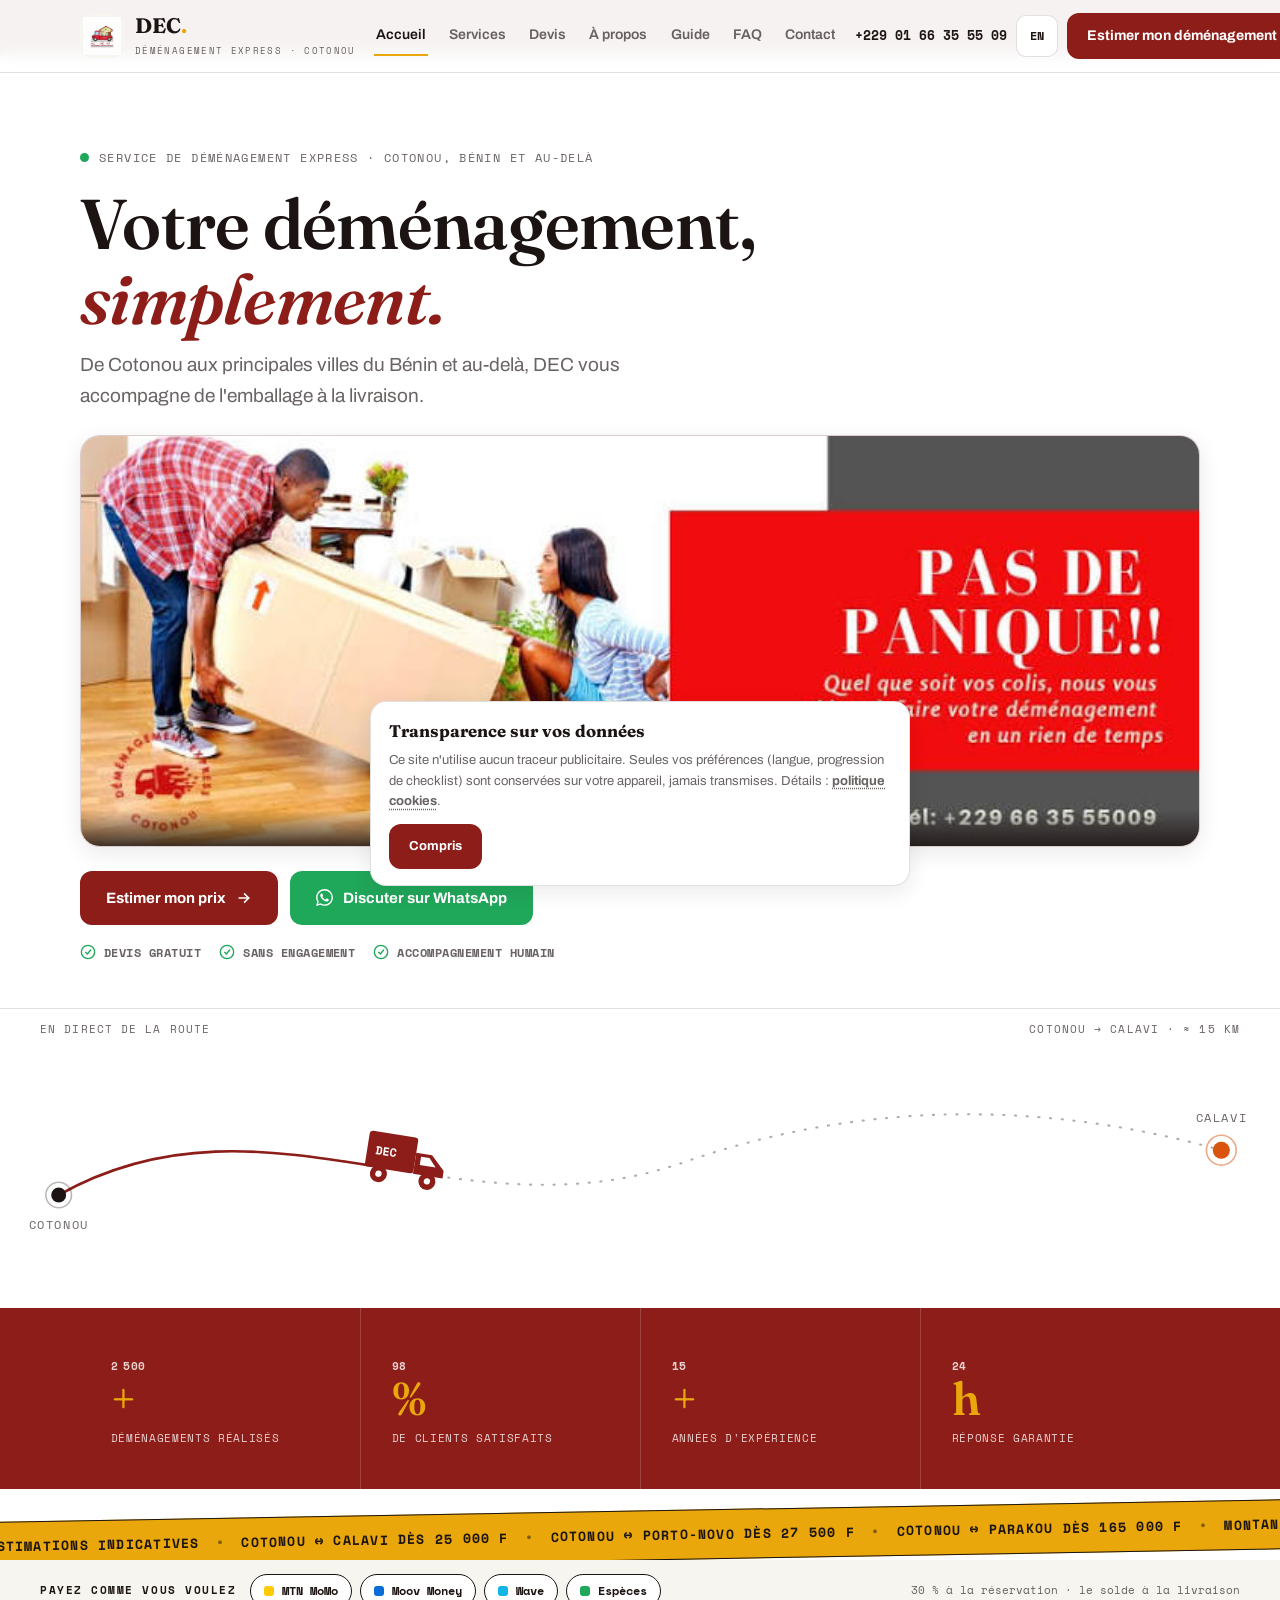
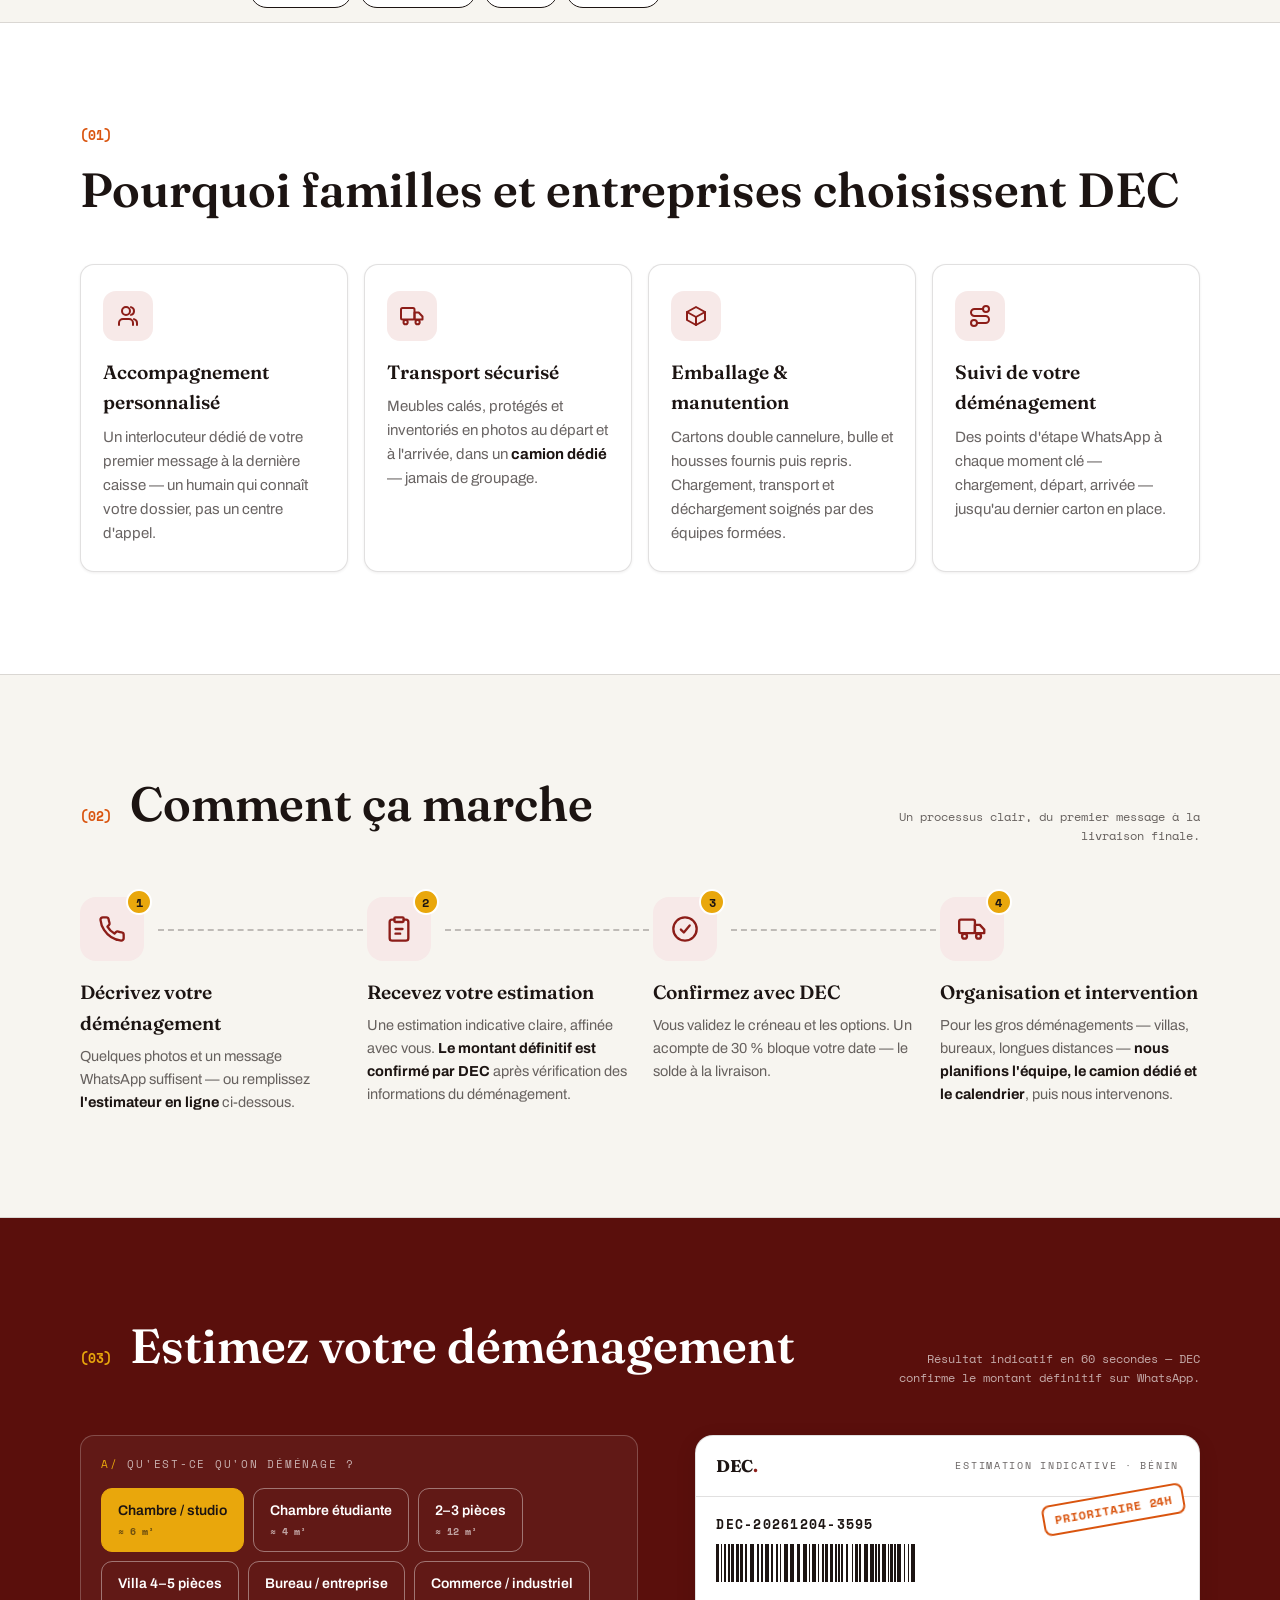
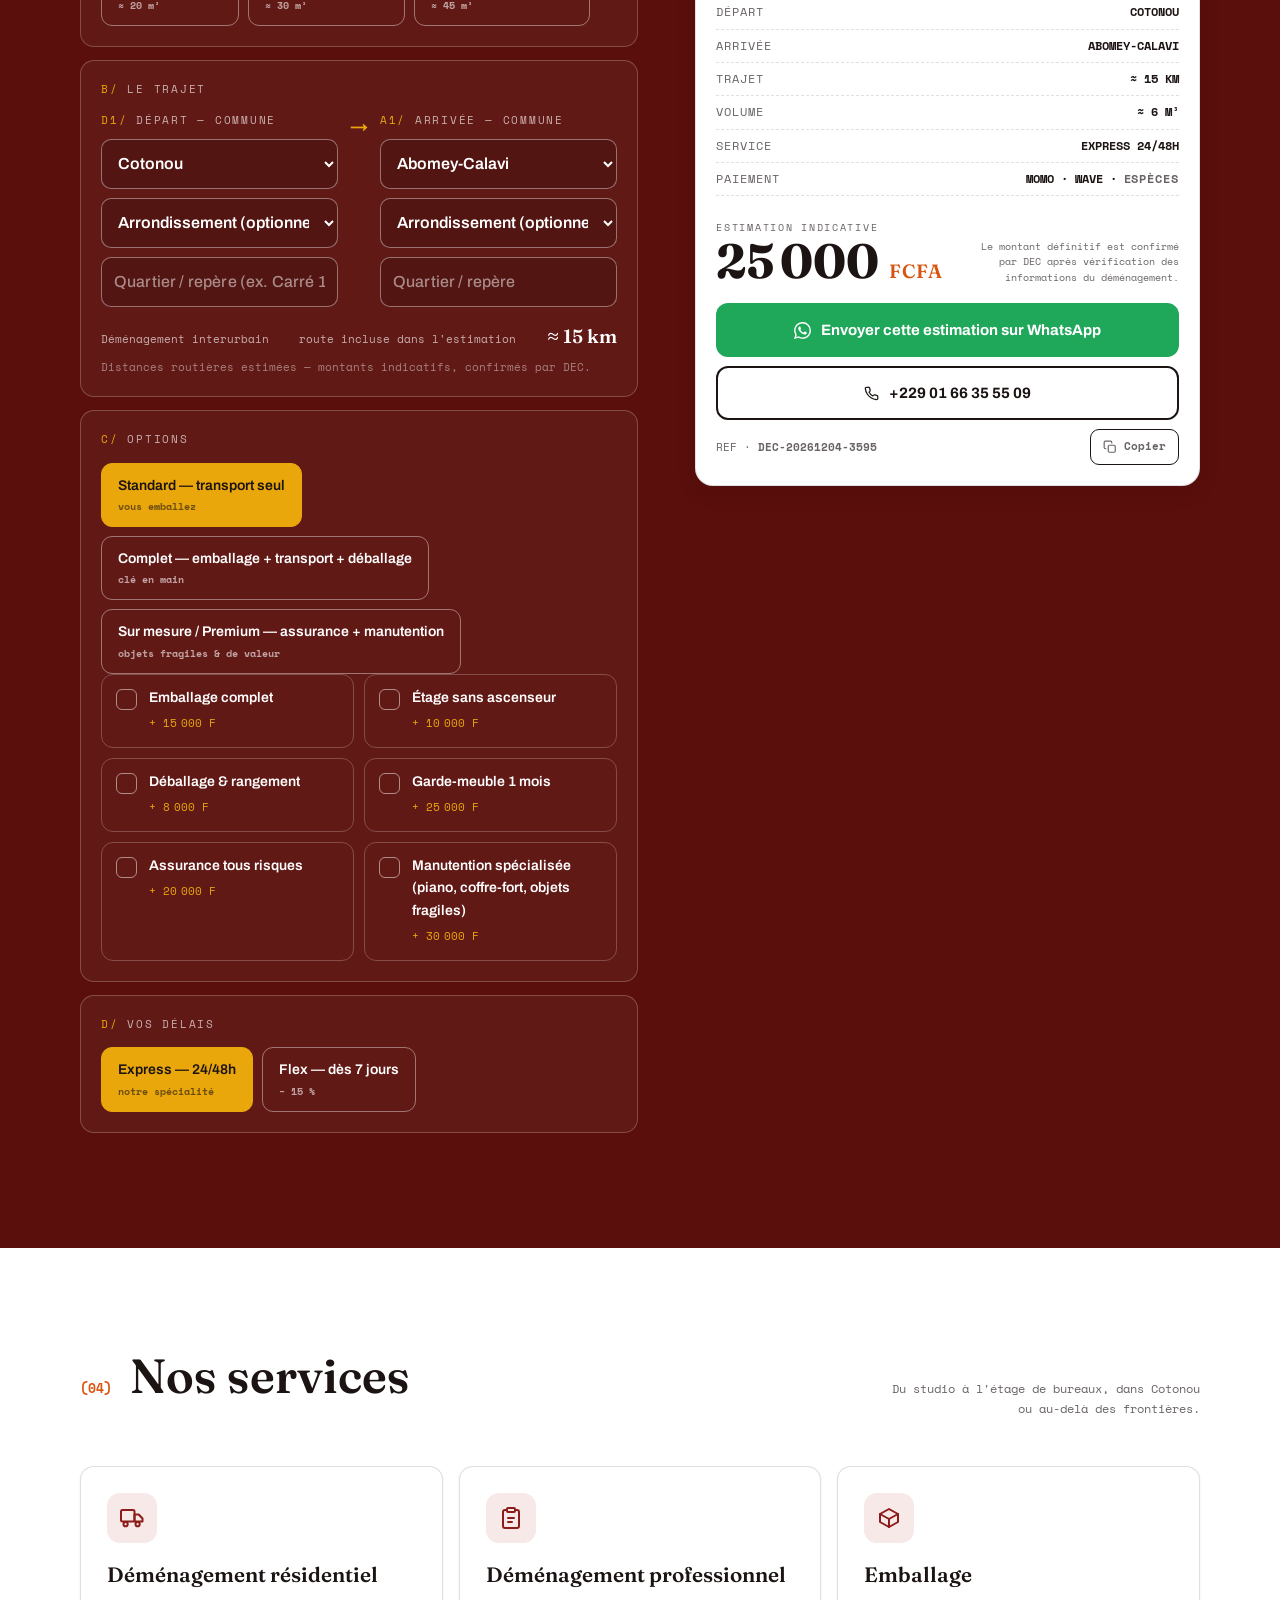
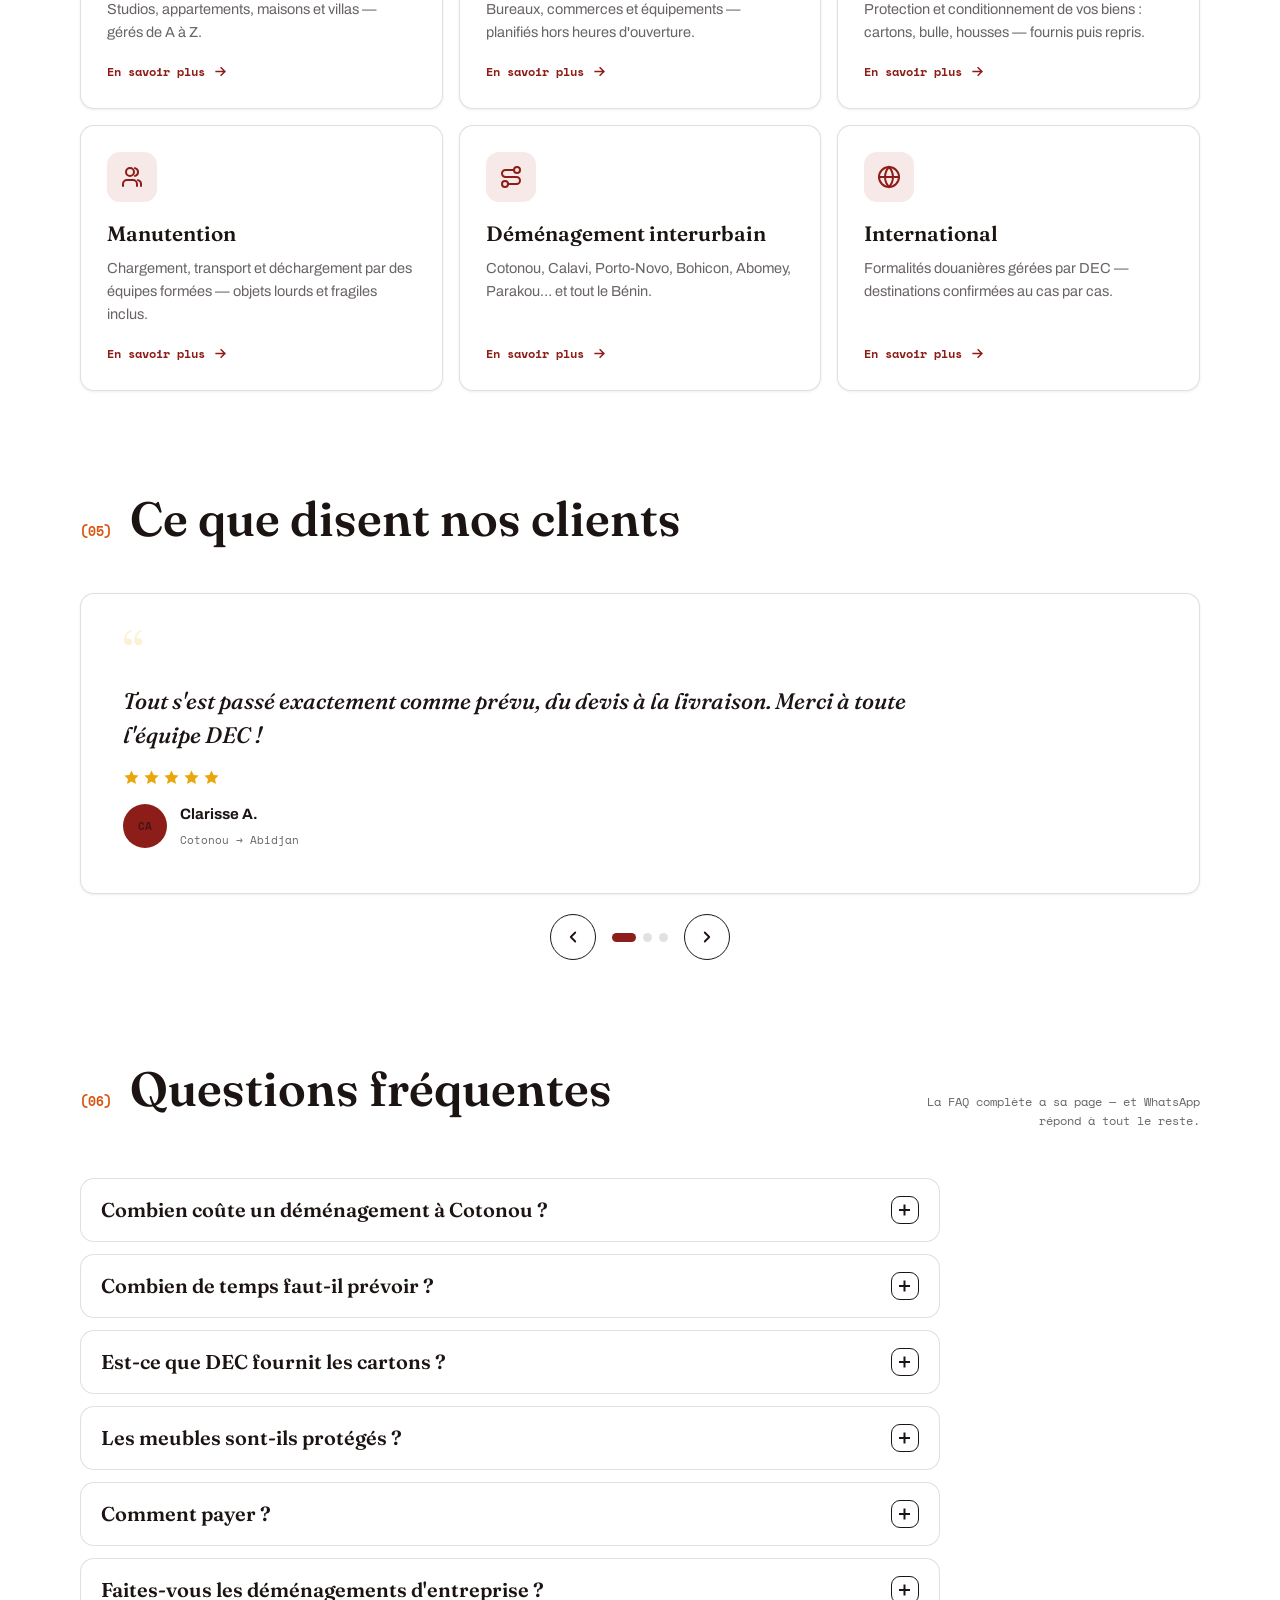
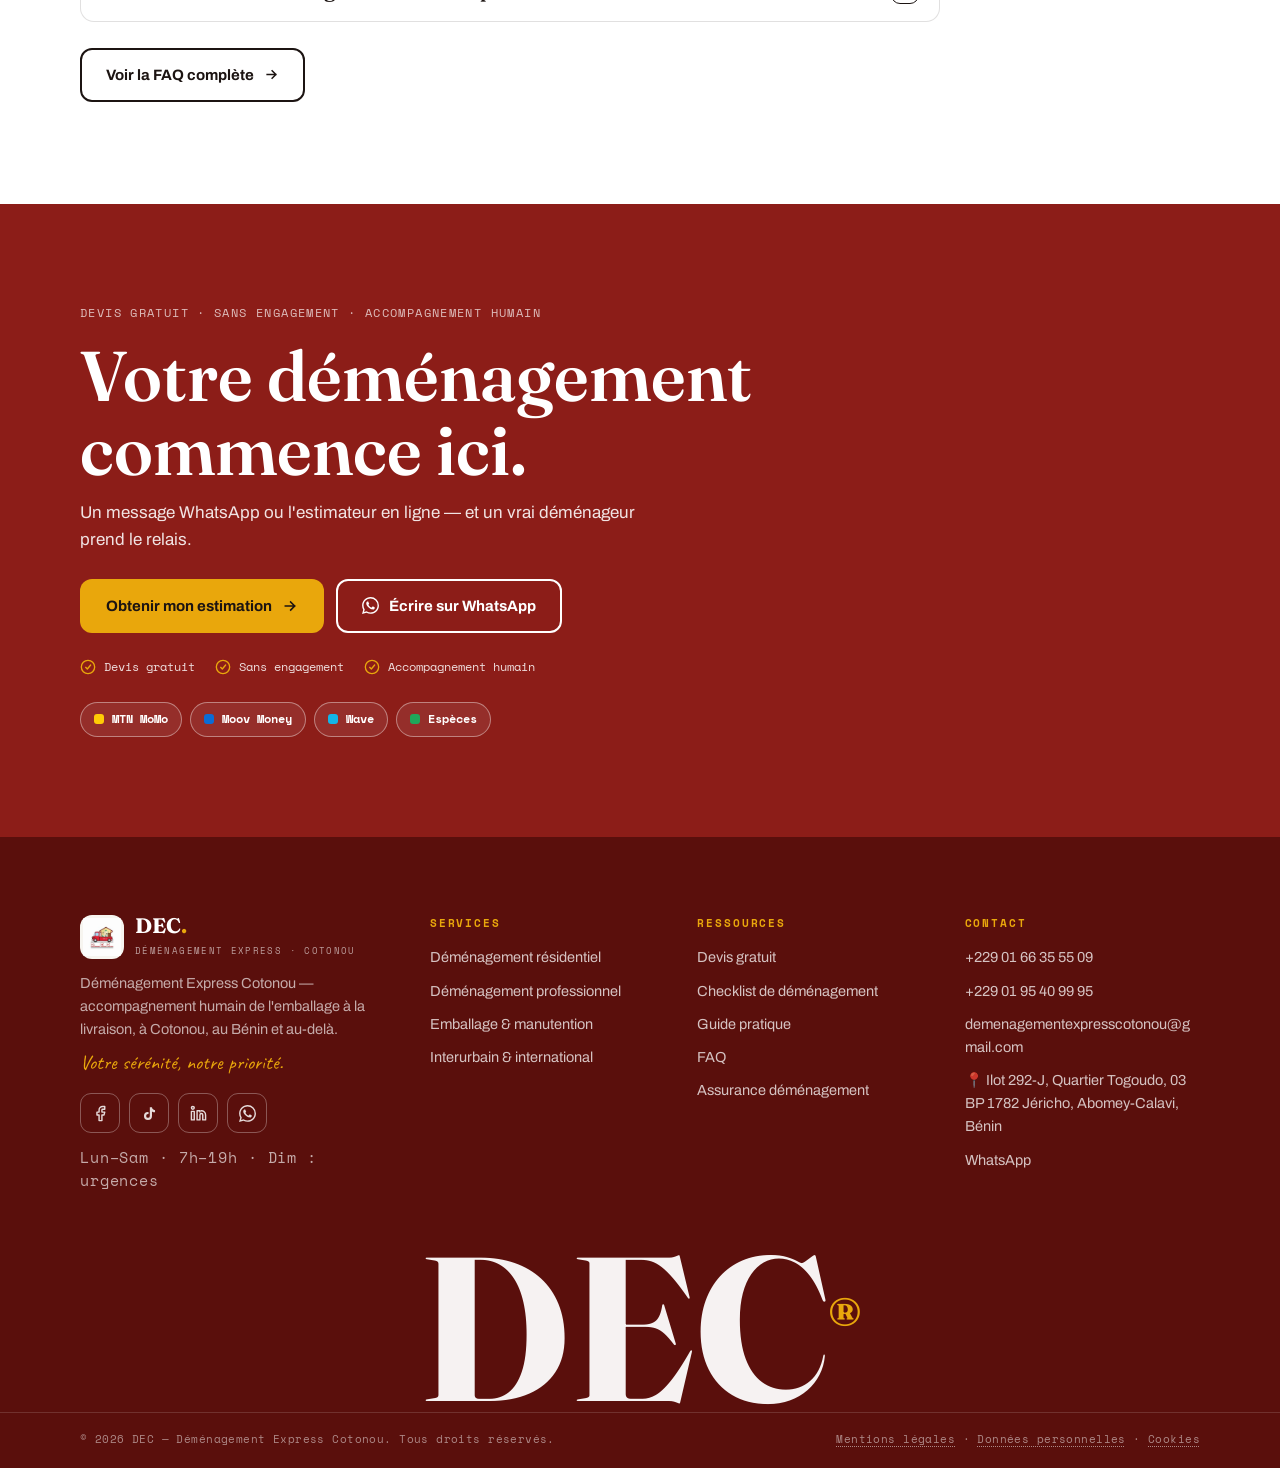
<file: index.html>
<!DOCTYPE html>
<html lang="fr" class="no-js">
<head>
<meta charset="UTF-8">
<meta name="viewport" content="width=device-width, initial-scale=1.0, viewport-fit=cover">
<meta name="theme-color" content="#8C1D18">
<title>DEC — Déménagement Express Cotonou | Devis gratuit sur WhatsApp</title>
<meta name="description" content="Déménagement à Cotonou et dans tout le Bénin : emballage, transport, manutention. Estimation gratuite sur WhatsApp, accompagnement humain de A à Z.">
<!-- TODO_OFFICIEL : remplacer par votre domaine définitif -->
<link rel="canonical" href="https://www.dec-benin.com/">
<meta property="og:type" content="website">
<meta property="og:title" content="DEC — Déménagement Express Cotonou">
<meta property="og:description" content="Votre déménagement, simplement. De Cotonou aux principales villes du Bénin et au-delà — de l'emballage à la livraison.">
<meta property="og:url" content="https://www.dec-benin.com/">
<meta property="og:image" content="https://www.dec-benin.com/assets/images/og-image.jpg">
<meta property="og:locale" content="fr_FR">
<meta name="twitter:card" content="summary_large_image">
<meta name="twitter:title" content="DEC — Déménagement Express Cotonou">
<meta name="twitter:description" content="Votre déménagement, simplement. Estimation gratuite sur WhatsApp.">
<link rel="icon" type="image/svg+xml" href="favicon.svg">
<script>document.documentElement.classList.replace('no-js','js');</script>
<link rel="preconnect" href="https://fonts.googleapis.com">
<link rel="preconnect" href="https://fonts.gstatic.com" crossorigin>
<link href="https://fonts.googleapis.com/css2?family=Fraunces:ital,opsz,wght@0,9..144,500;0,9..144,600;0,9..144,700;1,9..144,500;1,9..144,600&family=Archivo:wght@400;500;600;700&family=Space+Mono:wght@400;700&family=Caveat:wght@600;700&display=swap" rel="stylesheet">
<link rel="stylesheet" href="assets/css/style.css">
<script src="assets/js/config.js"></script>
<script type="application/ld+json">
{
  "@context":"https://schema.org",
  "@type":"MovingCompany",
  "name":"Déménagement Express Cotonou",
  "alternateName":"DEC",
  "url":"https://www.dec-benin.com/",
  "telephone":"+2290166355509",
  "email":"demenagementexpresscotonou@gmail.com",
  "address":{
    "@type":"PostalAddress",
    "streetAddress":"Ilot 292-J, Quartier Togoudo, 03 BP 1782 Jéricho",
    "addressLocality":"Abomey-Calavi",
    "addressCountry":"BJ"
  },
  "areaServed":["Cotonou","Abomey-Calavi","Porto-Novo","Parakou","Bénin"],
  "sameAs":[
    "https://www.facebook.com/demenagementexpresscotonou/",
    "https://www.tiktok.com/@demenagementexpress",
    "https://linkedin.com/company/demenagement-express-cotonou"
  ]
}
</script>
</head>
<body data-page="accueil" data-title-fr="DEC — Déménagement Express Cotonou | Devis gratuit sur WhatsApp">

<div class="progress" id="progressBar" aria-hidden="true"></div>

<!-- Sprite d'icônes -->
<svg width="0" height="0" style="position:absolute" aria-hidden="true">
  <symbol id="ic-wa" viewBox="0 0 24 24"><path fill="currentColor" d="M17.472 14.382c-.297-.149-1.758-.867-2.03-.967-.273-.099-.471-.148-.67.15-.197.297-.767.966-.94 1.164-.173.199-.347.223-.644.075-.297-.15-1.255-.463-2.39-1.475-.883-.788-1.48-1.761-1.653-2.059-.173-.297-.018-.458.13-.606.134-.133.298-.347.446-.52.149-.174.198-.298.298-.497.099-.198.05-.371-.025-.52-.075-.149-.669-1.612-.916-2.207-.242-.579-.487-.5-.669-.51-.173-.008-.371-.01-.57-.01-.198 0-.52.074-.792.372-.272.297-1.04 1.016-1.04 2.479 0 1.462 1.065 2.875 1.213 3.074.149.198 2.096 3.2 5.077 4.487.709.306 1.262.489 1.694.625.712.227 1.36.195 1.871.118.571-.085 1.758-.719 2.006-1.413.248-.694.248-1.289.173-1.413-.074-.124-.272-.198-.57-.347m-5.421 7.403h-.004a9.87 9.87 0 0 1-5.031-1.378l-.361-.214-3.741.982.998-3.648-.235-.374a9.86 9.86 0 0 1-1.51-5.26c.001-5.45 4.436-9.884 9.888-9.884 2.64 0 5.122 1.03 6.988 2.898a9.825 9.825 0 0 1 2.893 6.994c-.003 5.45-4.437 9.884-9.885 9.884m8.413-18.297A11.815 11.815 0 0 0 12.05 0C5.495 0 .16 5.335.157 11.892c0 2.096.547 4.142 1.588 5.945L.057 24l6.305-1.654a11.882 11.882 0 0 0 5.683 1.448h.005c6.554 0 11.89-5.335 11.893-11.893a11.821 11.821 0 0 0-3.48-8.413z"/></symbol>
  <symbol id="ic-truck" viewBox="0 0 24 24"><g fill="none" stroke="currentColor" stroke-width="2" stroke-linecap="round" stroke-linejoin="round"><rect x="1" y="4" width="13.5" height="11.5" rx="1.5"/><path d="M14.5 8.5h4.2l3.8 4v3h-8z"/><circle cx="5.6" cy="18.2" r="2.1"/><circle cx="17.6" cy="18.2" r="2.1"/></g></symbol>
  <symbol id="ic-phone" viewBox="0 0 24 24"><path fill="none" stroke="currentColor" stroke-width="2" stroke-linecap="round" stroke-linejoin="round" d="M22 16.92v3a2 2 0 0 1-2.18 2 19.79 19.79 0 0 1-8.63-3.07 19.5 19.5 0 0 1-6-6A19.79 19.79 0 0 1 2.12 4.18 2 2 0 0 1 4.11 2h3a2 2 0 0 1 2 1.72c.13.96.36 1.9.7 2.81a2 2 0 0 1-.45 2.11L8.09 9.91a16 16 0 0 0 6 6l1.27-1.27a2 2 0 0 1 2.11-.45c.91.34 1.85.57 2.81.7A2 2 0 0 1 22 16.92z"/></symbol>
  <symbol id="ic-shield" viewBox="0 0 24 24"><path fill="none" stroke="currentColor" stroke-width="2" stroke-linecap="round" stroke-linejoin="round" d="M12 21s7.5-3.7 7.5-9.4V5.2L12 2.5 4.5 5.2v6.4C4.5 17.3 12 21 12 21z"/></symbol>
  <symbol id="ic-clock" viewBox="0 0 24 24"><g fill="none" stroke="currentColor" stroke-width="2" stroke-linecap="round"><circle cx="12" cy="12" r="9"/><path d="M12 7v5l3 2"/></g></symbol>
  <symbol id="ic-clip" viewBox="0 0 24 24"><g fill="none" stroke="currentColor" stroke-width="2" stroke-linecap="round" stroke-linejoin="round"><rect x="8" y="2" width="8" height="4" rx="1"/><path d="M16 4h2a2 2 0 0 1 2 2v14a2 2 0 0 1-2 2H6a2 2 0 0 1-2-2V6a2 2 0 0 1 2-2h2"/><path d="M9 12h6M9 16h4"/></g></symbol>
  <symbol id="ic-check" viewBox="0 0 24 24"><g fill="none" stroke="currentColor" stroke-width="2" stroke-linecap="round" stroke-linejoin="round"><circle cx="12" cy="12" r="10"/><path d="m8.5 12.5 2.5 2.5 5-6"/></g></symbol>
  <symbol id="ic-globe" viewBox="0 0 24 24"><g fill="none" stroke="currentColor" stroke-width="2" stroke-linecap="round"><circle cx="12" cy="12" r="10"/><path d="M2 12h20"/><path d="M12 2a15.3 15.3 0 0 1 4 10 15.3 15.3 0 0 1-4 10 15.3 15.3 0 0 1-4-10 15.3 15.3 0 0 1 4-10z"/></g></symbol>
  <symbol id="ic-box" viewBox="0 0 24 24"><g fill="none" stroke="currentColor" stroke-width="2" stroke-linecap="round" stroke-linejoin="round"><path d="M21 8 12 3 3 8v8l9 5 9-5z"/><path d="m3 8 9 5 9-5"/><path d="M12 13v8"/></g></symbol>
  <symbol id="ic-star" viewBox="0 0 24 24"><path fill="currentColor" d="m12 2 3.1 6.3 6.9 1-5 4.9 1.2 6.8-6.2-3.2-6.2 3.2 1.2-6.8-5-4.9 6.9-1z"/></symbol>
  <symbol id="ic-fb" viewBox="0 0 24 24"><path fill="none" stroke="currentColor" stroke-width="2" stroke-linecap="round" stroke-linejoin="round" d="M18 2h-3a5 5 0 0 0-5 5v3H7v4h3v8h4v-8h3l1-4h-4V7a1 1 0 0 1 1-1h3z"/></symbol>
  <symbol id="ic-tiktok" viewBox="0 0 24 24"><path fill="currentColor" d="M16.6 5.82A4.28 4.28 0 0 1 15.54 3h-3.09v12.4a2.59 2.59 0 1 1-2.59-2.59c.27 0 .53.04.77.12V9.77a5.76 5.76 0 0 0-.77-.05 5.66 5.66 0 1 0 5.66 5.66V9.01a7.35 7.35 0 0 0 4.3 1.38V7.3a4.28 4.28 0 0 1-3.22-1.48z"/></symbol>
  <symbol id="ic-in" viewBox="0 0 24 24"><g fill="none" stroke="currentColor" stroke-width="2" stroke-linecap="round" stroke-linejoin="round"><path d="M16 8a6 6 0 0 1 6 6v7h-4v-7a2 2 0 0 0-4 0v7h-4V8h4v2"/><rect x="2" y="9" width="4" height="12"/><circle cx="4" cy="4" r="2"/></g></symbol>
  <symbol id="ic-arr" viewBox="0 0 24 24"><path fill="none" stroke="currentColor" stroke-width="2.4" stroke-linecap="square" d="M5 12h14M13 6l6 6-6 6"/></symbol>
  <symbol id="ic-arl" viewBox="0 0 24 24"><path fill="none" stroke="currentColor" stroke-width="2.4" stroke-linecap="square" d="M19 12H5M11 6l-6 6 6 6"/></symbol>
  <symbol id="ic-pin" viewBox="0 0 24 24"><g fill="none" stroke="currentColor" stroke-width="2" stroke-linecap="round" stroke-linejoin="round"><path d="M21 10c0 7-9 13-9 13s-9-6-9-13a9 9 0 0 1 18 0z"/><circle cx="12" cy="10" r="3"/></g></symbol>
  <symbol id="ic-mail" viewBox="0 0 24 24"><g fill="none" stroke="currentColor" stroke-width="2" stroke-linecap="round" stroke-linejoin="round"><rect x="2" y="4" width="20" height="16" rx="2"/><path d="m22 7-10 6L2 7"/></g></symbol>
  <symbol id="ic-copy" viewBox="0 0 24 24"><g fill="none" stroke="currentColor" stroke-width="2" stroke-linecap="round" stroke-linejoin="round"><rect x="9" y="9" width="12" height="12" rx="2"/><path d="M5 15H4a2 2 0 0 1-2-2V4a2 2 0 0 1 2-2h9a2 2 0 0 1 2 2v1"/></g></symbol>
  <symbol id="ic-x" viewBox="0 0 24 24"><path fill="none" stroke="currentColor" stroke-width="2.6" stroke-linecap="square" d="M5 5l14 14M19 5L5 19"/></symbol>
  <symbol id="ic-users" viewBox="0 0 24 24"><g fill="none" stroke="currentColor" stroke-width="2" stroke-linecap="round" stroke-linejoin="round"><path d="M17 21v-2a4 4 0 0 0-4-4H7a4 4 0 0 0-4 4v2"/><circle cx="10" cy="7" r="4"/><path d="M21 21v-2a4 4 0 0 0-3-3.87"/><path d="M15 3.13a4 4 0 0 1 0 7.75"/></g></symbol>
  <symbol id="ic-route" viewBox="0 0 24 24"><g fill="none" stroke="currentColor" stroke-width="2" stroke-linecap="round" stroke-linejoin="round"><circle cx="6" cy="19" r="3"/><path d="M9 19h8.5a3.5 3.5 0 0 0 0-7h-11a3.5 3.5 0 0 1 0-7H15"/><circle cx="18" cy="5" r="3"/></g></symbol>
</svg>

<!-- ============ HEADER EN DUR ============ -->
<header class="site-head" id="siteHeader">
  <div class="wrap head-in">
    <a class="logo" href="index.html" aria-label="DEC — accueil">
      <span class="logo-tile"><svg class="ico" style="width:24px;height:24px" viewBox="0 0 24 24" aria-hidden="true"><path fill="currentColor" d="M12 21.5S3.8 17.4 3.8 11V4.9L12 2l8.2 2.9V11c0 6.4-8.2 10.5-8.2 10.5z"/><path fill="#8C1D18" d="M12 6.5 7.5 10.2h1.4v4.3h6.2v-4.3h1.4L12 6.5z"/></svg></span>
      <span class="logo-txt"><b>DEC<i>.</i></b><span data-en="EXPRESS MOVING · COTONOU">DÉMÉNAGEMENT EXPRESS · COTONOU</span></span>
    </a>
    <nav class="main-nav" aria-label="Navigation principale">
      <a href="index.html" class="on" data-en="Home">Accueil</a>
      <a href="services.html" data-en="Services">Services</a>
      <a href="devis.html" data-en="Quote">Devis</a>
      <a href="a-propos.html" data-en="About">À propos</a>
      <a href="organiser.html" data-en="Guide">Guide</a>
      <a href="faq.html" data-en="FAQ">FAQ</a>
      <a href="contact.html" data-en="Contact">Contact</a>
    </nav>
    <div class="head-right">
      <a class="head-tel" href="tel:+2290166355509">+229 01 66 35 55 09</a>
      <button class="lang-btn" id="langBtn" aria-label="Switch language / Changer de langue">EN</button>
      <a class="btn btn-solid btn-head" href="devis.html" data-en="Estimate my move">Estimer mon déménagement</a>
      <a class="btn btn-wa btn-head" data-wa-generic target="_blank" rel="noopener" href="#" aria-label="WhatsApp"><svg class="ico" style="width:17px;height:17px"><use href="#ic-wa"/></svg></a>
      <button class="burger" id="burger" aria-label="Ouvrir le menu" aria-expanded="false"><i></i><i></i></button>
    </div>
  </div>
</header>

<nav class="mobile-nav" id="mobileNav" aria-label="Menu mobile">
  <a href="index.html"><small>01</small><span data-en="Home">Accueil</span></a>
  <a href="services.html"><small>02</small><span data-en="Services">Services</span></a>
  <a href="devis.html"><small>03</small><span data-en="Quote">Devis</span></a>
  <a href="a-propos.html"><small>04</small><span data-en="About">À propos</span></a>
  <a href="organiser.html"><small>05</small><span data-en="Guide">Guide</span></a>
  <a href="faq.html"><small>06</small>FAQ</a>
  <a href="contact.html"><small>07</small><span data-en="Contact">Contact</span></a>
  <a href="checklist.html"><small>08</small><span data-en="Checklist">Checklist</span></a>
  <a href="tel:+2290166355509"><small>09</small><span data-en="Call">Appeler</span></a>
  <a data-wa-generic target="_blank" rel="noopener" href="#"><small>10</small>WhatsApp</a>
</nav>

<main id="main">

<!-- ============ HERO ============ -->
<section class="hero" id="accueil">
  <div class="wrap">
    <p class="kicker rv load" style="display:flex;align-items:center;gap:10px;font-family:var(--mono);font-size:11.5px;letter-spacing:.12em;text-transform:uppercase;color:var(--ink-soft)">
      <span style="width:9px;height:9px;border-radius:50%;background:var(--green);flex:none" aria-hidden="true"></span>
      <span data-en="Express moving service · Cotonou, Benin and beyond">Service de déménagement express · Cotonou, Bénin et au-delà</span>
    </p>
    <h1 class="rv load" style="--d:.06s" data-en="Your move, simply.">Votre déménagement, <span class="accent">simplement.</span></h1>
    <p class="hero-sub rv load" style="--d:.12s" data-en="From Cotonou to the main cities of Benin and beyond, DEC supports you from packing to delivery.">De Cotonou aux principales villes du Bénin et au-delà, DEC vous accompagne de l'emballage à la livraison.</p>

    <!-- TODO_OFFICIEL : vraie photo → assets/images/hero.webp 📸 Photo à fournir — assets/images/hero.webp -->
    <figure class="hero-media rv load" style="--d:.18s;background:var(--brand-soft);margin-top:24px">
      <img src="assets/images/hero.webp"
           alt="Équipe DEC de Déménagement Express Cotonou en train de charger des cartons dans un camion"
           width="1200" height="675" loading="eager"
           onerror="this.remove()">
      <figcaption style="position:absolute;left:0;right:0;bottom:0;background:linear-gradient(transparent,rgba(28,20,18,.85));color:#fff;font-family:var(--mono);font-size:11px;letter-spacing:.08em;text-transform:uppercase;padding:26px 14px 10px"></figcaption>
    </figure>

    <div class="cta-row rv load" style="--d:.24s">
      <a class="btn btn-solid" href="#devis" data-en="Estimate my price">Estimer mon prix
        <svg class="ico" style="width:16px;height:16px"><use href="#ic-arr"/></svg>
      </a>
      <a class="btn btn-wa" data-wa-generic target="_blank" rel="noopener" href="#">
        <svg class="ico" style="width:17px;height:17px"><use href="#ic-wa"/></svg><span data-en="Chat on WhatsApp">Discuter sur WhatsApp</span>
      </a>
    </div>
    <ul class="reassure rv load" style="--d:.3s">
      <li><svg class="ico"><use href="#ic-check"/></svg><span data-en="Free quote">Devis gratuit</span></li>
      <li><svg class="ico"><use href="#ic-check"/></svg><span data-en="No commitment">Sans engagement</span></li>
      <li><svg class="ico"><use href="#ic-check"/></svg><span data-en="Human support">Accompagnement humain</span></li>
    </ul>
  </div>

  <div class="hero-route">
    <div class="wrap route-cap">
      <span data-en="Live from the road">En direct de la route</span>
      <span>Cotonou → Calavi · ≈ 15 km</span>
    </div>
    <svg class="route" viewBox="0 0 1200 215" fill="none" aria-hidden="true">
      <path id="routeLine" d="M55 150 C 250 40, 430 195, 645 118 C 790 68, 960 56, 1145 108"/>
      <path id="routePaint" d="M55 150 C 250 40, 430 195, 645 118 C 790 68, 960 56, 1145 108" stroke-dasharray="0 99999"/>
      <circle cx="55" cy="150" r="7" fill="#1C1412"/><circle cx="55" cy="150" r="12" stroke="#1C1412" stroke-width="1.5" opacity=".3"/>
      <circle cx="1145" cy="108" r="8" fill="#D9540E"/><circle cx="1145" cy="108" r="14" stroke="#D9540E" stroke-width="1.5" opacity=".5"/>
      <text class="route-lab" x="55" y="182" text-anchor="middle">COTONOU</text>
      <text class="route-lab" x="1145" y="82" text-anchor="middle">CALAVI</text>
      <g id="truckG">
        <rect class="tk-box" x="-38" y="-32" width="46" height="34" rx="3"/>
        <text x="-30" y="-11" font-family="Space Mono, monospace" font-size="11" font-weight="700" fill="#FFFFFF">DEC</text>
        <path class="tk-box" d="M8 -18 h15 l13 13 v7 h-28 z"/>
        <path class="tk-glass" d="M13 -15 h8 l7 8 h-15 z"/>
        <circle class="tk-box" cx="-24" cy="7" r="8"/><circle class="tk-hub" cx="-24" cy="7" r="3"/>
        <circle class="tk-box" cx="22" cy="7" r="8"/><circle class="tk-hub" cx="22" cy="7" r="3"/>
      </g>
    </svg>
  </div>
</section>

<!-- ============ CHIFFRES ============ -->
<div class="stats" style="margin-top:clamp(24px,3.5vw,44px)">
  <div class="wrap stats-grid">
    <div class="stat rv"><b><span class="cnt" data-count="2500">0</span><em>+</em></b><span data-en="moves completed">déménagements réalisés</span></div>
    <div class="stat rv" style="--d:.08s"><b><span class="cnt" data-count="98">0</span><em>%</em></b><span data-en="satisfied clients">de clients satisfaits</span></div>
    <div class="stat rv" style="--d:.16s"><b><span class="cnt" data-count="15">0</span><em>+</em></b><span data-en="years of experience">années d'expérience</span></div>
    <div class="stat rv" style="--d:.24s"><b><span class="cnt" data-count="24">0</span><em>h</em></b><span data-en="guaranteed reply">réponse garantie</span></div>
  </div>
</div>

<!-- ============ TARIFS INDICATIFS ============ -->
<div class="tape-outer" aria-hidden="true">
  <div class="tape">
    <div class="tape-track" id="tapeTrack">
      <span><span data-en="Indicative estimates">Estimations indicatives</span><i>•</i><span data-en="Cotonou ↔ Calavi from 25,000 F">Cotonou ↔ Calavi dès 25 000 F</span><i>•</i><span data-en="Cotonou ↔ Porto-Novo from 27,500 F">Cotonou ↔ Porto-Novo dès 27 500 F</span><i>•</i><span data-en="Cotonou ↔ Parakou from 165,000 F">Cotonou ↔ Parakou dès 165 000 F</span><i>•</i><span data-en="Definitive amount confirmed by DEC">Montant définitif confirmé par DEC</span><i>•</i></span>
    </div>
  </div>
</div>

<!-- ============ PAIEMENTS ============ -->
<div class="pays">
  <div class="wrap pays-in">
    <span class="pays-lab" data-en="Pay your way">Payez comme vous voulez</span>
    <div class="chips">
      <span class="chip"><i class="d-gold"></i>MTN MoMo</span>
      <span class="chip"><i class="d-blue"></i>Moov Money</span>
      <span class="chip"><i class="d-cyan"></i>Wave</span>
      <span class="chip"><i class="d-green"></i><span data-en="Cash">Espèces</span></span>
    </div>
    <span class="pays-note" data-en="30% to book · balance on delivery">30 % à la réservation · le solde à la livraison</span>
  </div>
</div>

<!-- ============ (01) CONFIANCE ============ -->
<section class="sec" id="confiance">
  <div class="wrap">
    <div class="sec-head rv">
      <span class="sec-num">(01)</span>
      <h2 data-en="Why families and companies choose DEC">Pourquoi familles et entreprises choisissent DEC</h2>
    </div>
    <div class="why-grid">
      <article class="why rv">
        <span class="why-ico"><svg class="ico"><use href="#ic-users"/></svg></span>
        <h3 data-en="Personal support">Accompagnement personnalisé</h3>
        <p data-en="One dedicated contact from your first message to the last box — a human who knows your file, not a call centre.">Un interlocuteur dédié de votre premier message à la dernière caisse — un humain qui connaît votre dossier, pas un centre d'appel.</p>
      </article>
      <article class="why rv" style="--d:.06s">
        <span class="why-ico"><svg class="ico"><use href="#ic-truck"/></svg></span>
        <h3 data-en="Secure transport">Transport sécurisé</h3>
        <p data-en="Furniture padded, secured and inventoried in photos at pickup and delivery, in a <b>dedicated truck</b> — never groupage.">Meubles calés, protégés et inventoriés en photos au départ et à l'arrivée, dans un <b>camion dédié</b> — jamais de groupage.</p>
      </article>
      <article class="why rv" style="--d:.12s">
        <span class="why-ico"><svg class="ico"><use href="#ic-box"/></svg></span>
        <h3 data-en="Packing &amp; handling">Emballage &amp; manutention</h3>
        <p data-en="Double-wall boxes, bubble wrap and covers provided then collected. Careful loading, transport and unloading by trained crews.">Cartons double cannelure, bulle et housses fournis puis repris. Chargement, transport et déchargement soignés par des équipes formées.</p>
      </article>
      <article class="why rv" style="--d:.18s">
        <span class="why-ico"><svg class="ico"><use href="#ic-route"/></svg></span>
        <h3 data-en="Move tracking">Suivi de votre déménagement</h3>
        <p data-en="WhatsApp updates at each step — loading, departure, arrival — until the last box is in place.">Des points d'étape WhatsApp à chaque moment clé — chargement, départ, arrivée — jusqu'au dernier carton en place.</p>
      </article>
    </div>
  </div>
</section>

<!-- ============ (02) MÉTHODE ============ -->
<section class="sec terrain" id="methode">
  <div class="wrap">
    <div class="sec-head rv">
      <span class="sec-num">(02)</span>
      <h2 data-en="How it works">Comment ça marche</h2>
      <p class="sec-note" data-en="A clear process, from your first message to the final delivery.">Un processus clair, du premier message à la livraison finale.</p>
    </div>
    <ol class="steps">
      <li class="step rv">
        <span class="step-tile"><svg class="ico"><use href="#ic-phone"/></svg><span class="step-n">1</span></span>
        <h3 data-en="Describe your move">Décrivez votre déménagement</h3>
        <p data-en="A few photos and a WhatsApp message are enough — or fill in the <b>online estimator</b> below.">Quelques photos et un message WhatsApp suffisent — ou remplissez <b>l'estimateur en ligne</b> ci-dessous.</p>
      </li>
      <li class="step rv" style="--d:.07s">
        <span class="step-tile"><svg class="ico"><use href="#ic-clip"/></svg><span class="step-n">2</span></span>
        <h3 data-en="Receive your estimate">Recevez votre estimation</h3>
        <p data-en="A clear indicative estimate, refined with you. <b>The definitive amount is confirmed by DEC</b> after checking your moving details.">Une estimation indicative claire, affinée avec vous. <b>Le montant définitif est confirmé par DEC</b> après vérification des informations du déménagement.</p>
      </li>
      <li class="step rv" style="--d:.14s">
        <span class="step-tile"><svg class="ico"><use href="#ic-check"/></svg><span class="step-n">3</span></span>
        <h3 data-en="Confirm with DEC">Confirmez avec DEC</h3>
        <p data-en="You validate the slot and options. A 30% deposit books your date — the balance on delivery.">Vous validez le créneau et les options. Un acompte de 30 % bloque votre date — le solde à la livraison.</p>
      </li>
      <li class="step rv" style="--d:.21s">
        <span class="step-tile"><svg class="ico"><use href="#ic-truck"/></svg><span class="step-n">4</span></span>
        <h3 data-en="Organization &amp; intervention">Organisation et intervention</h3>
        <p data-en="For large moves — villas, offices, long distances — <b>we plan the crew, the dedicated truck and the schedule</b>, then we step in.">Pour les gros déménagements — villas, bureaux, longues distances — <b>nous planifions l'équipe, le camion dédié et le calendrier</b>, puis nous intervenons.</p>
      </li>
    </ol>
  </div>
</section>

<!-- ============ (03) ESTIMATEUR — CASCADE ============ -->
<section class="sec dark" id="devis">
  <div class="wrap">
    <div class="sec-head rv">
      <span class="sec-num">(03)</span>
      <h2 data-en="Estimate your move">Estimez votre déménagement</h2>
      <p class="sec-note" data-en="Indicative result in 60 seconds — DEC confirms the definitive amount on WhatsApp.">Résultat indicatif en 60 secondes — DEC confirme le montant définitif sur WhatsApp.</p>
    </div>
    <div class="quote-grid">
      <form id="quoteForm" novalidate>
        <div class="q-block rv">
          <span class="q-label"><i>A/</i> <span data-en="What are we moving?">Qu'est-ce qu'on déménage ?</span></span>
          <div class="seg" id="segHousing"></div>
        </div>
        <div class="q-block rv" style="--d:.06s">
          <span class="q-label"><i>B/</i> <span data-en="The route">Le trajet</span></span>
          <div class="f-cascade">
            <div class="fc-side">
              <label class="q-label" style="margin:0"><i>D1/</i> <span data-en="Pickup — commune">Départ — commune</span></label>
              <select id="qFrom" aria-label="Commune de départ"><option>Cotonou</option></select>
              <select id="qFromArr" aria-label="Arrondissement de départ"></select>
              <input id="qFromQ" type="text" data-en-ph="Quarter / landmark (e.g. Carré 1188)" placeholder="Quartier / repère (ex. Carré 1188)" aria-label="Quartier de départ">
            </div>
            <span class="arr" aria-hidden="true">→</span>
            <div class="fc-side">
              <label class="q-label" style="margin:0"><i>A1/</i> <span data-en="Drop-off — commune">Arrivée — commune</span></label>
              <select id="qTo" aria-label="Commune d'arrivée"><option>Abomey-Calavi</option></select>
              <select id="qToArr" aria-label="Arrondissement d'arrivée"></select>
              <input id="qToQ" type="text" data-en-ph="Quarter / landmark" placeholder="Quartier / repère" aria-label="Quartier d'arrivée">
            </div>
          </div>
          <p class="dist-head">
            <span class="cost" id="tripType">—</span>
            <span class="cost" id="distCost">—</span>
            <b id="distVal">—</b>
          </p>
          <p class="dist-note" data-en="Estimated road distances — indicative amounts, confirmed by DEC.">Distances routières estimées — montants indicatifs, confirmés par DEC.</p>
        </div>
        <div class="q-block rv" style="--d:.12s">
          <span class="q-label"><i>C/</i> <span data-en="Options">Options</span></span>
          <div class="seg" id="segServiceLevel">
            <label><input type="radio" name="svcLevel" value="standard" checked><span class="pill"><span data-en="Standard — transport only">Standard — transport seul</span><small data-en="you pack">vous emballez</small></span></label>
            <label><input type="radio" name="svcLevel" value="complet"><span class="pill"><span data-en="Full — packing + transport + unpacking">Complet — emballage + transport + déballage</span><small data-en="turnkey">clé en main</small></span></label>
            <label><input type="radio" name="svcLevel" value="premium"><span class="pill"><span data-en="Custom / Premium — insurance + special handling">Sur mesure / Premium — assurance + manutention</span><small data-en="fragile &amp; valuable items">objets fragiles &amp; de valeur</small></span></label>
          </div>
          <div class="opts" id="optBoxes"></div>
        </div>
        <div class="q-block rv" style="--d:.18s">
          <span class="q-label"><i>D/</i> <span data-en="Your timing">Vos délais</span></span>
          <div class="seg">
            <label><input type="radio" name="speed" value="express" checked><span class="pill"><span data-en="Express — 24/48h">Express — 24/48h</span><small data-en="our specialty">notre spécialité</small></span></label>
            <label><input type="radio" name="speed" value="flex"><span class="pill"><span data-en="Flex — from 7 days">Flex — dès 7 jours</span><small>− 15 %</small></span></label>
          </div>
        </div>
      </form>

      <!-- Étiquette : ESTIMATION INDICATIVE -->
      <div class="label-card rv" style="--d:.1s" aria-live="polite">
        <div class="stamp-prio" id="prioStamp" data-en="Priority 24h">Prioritaire 24h</div>
        <div class="label-head"><b>DEC<i>.</i></b><span data-en="INDICATIVE ESTIMATE · BENIN">ESTIMATION INDICATIVE · BÉNIN</span></div>
        <div class="label-ref">
          <span class="ref" id="lblRef">DEC-…</span>
          <div class="barcode" id="barcode" aria-hidden="true"></div>
        </div>
        <div class="label-rows">
          <div class="lr"><span data-en="FROM">DÉPART</span><span id="lblFrom">—</span></div>
          <div class="lr"><span data-en="TO">ARRIVÉE</span><span id="lblTo">—</span></div>
          <div class="lr"><span data-en="ROUTE">TRAJET</span><span id="lblKm">—</span></div>
          <div class="lr"><span data-en="VOLUME">VOLUME</span><span id="lblVol">—</span></div>
          <div class="lr"><span data-en="SERVICE">SERVICE</span><span id="lblSvc">—</span></div>
          <div class="lr"><span data-en="PAYMENT">PAIEMENT</span><span>MoMo · Wave · <span data-en="Cash">Espèces</span></span></div>
        </div>
        <div class="label-price">
          <div><span class="p-lab" data-en="INDICATIVE ESTIMATE">ESTIMATION INDICATIVE</span><span class="p-val" id="priceOut">— <small>FCFA</small></span></div>
          <span class="p-sub" data-en="The definitive amount is confirmed by DEC after checking the moving details.">Le montant définitif est confirmé par DEC après vérification des informations du déménagement.</span>
        </div>
        <div class="label-cta">
          <a class="btn btn-wa" id="btnWa" target="_blank" rel="noopener" href="#">
            <svg class="ico" style="width:17px;height:17px"><use href="#ic-wa"/></svg><span data-en="Send this estimate on WhatsApp">Envoyer cette estimation sur WhatsApp</span>
          </a>
          <a class="btn btn-ghost" href="tel:+2290166355509">
            <svg class="ico" style="width:15px;height:15px"><use href="#ic-phone"/></svg>+229 01 66 35 55 09
          </a>
          <div class="copy-row">
            <span>REF · <b id="refEcho">DEC-…</b></span>
            <button type="button" class="copy-btn" id="btnCopy"><svg class="ico"><use href="#ic-copy"/></svg><span data-en="Copy">Copier</span></button>
          </div>
        </div>
      </div>
    </div>
  </div>
</section>

<!-- ============ (04) SERVICES ============ -->
<section class="sec" id="services">
  <div class="wrap">
    <div class="sec-head rv">
      <span class="sec-num">(04)</span>
      <h2 data-en="Our services">Nos services</h2>
      <p class="sec-note" data-en="From a studio to an office floor, within Cotonou or across borders.">Du studio à l'étage de bureaux, dans Cotonou ou au-delà des frontières.</p>
    </div>
    <div class="srv-grid">
      <article class="srv-card rv">
        <span class="srv-ico"><svg class="ico"><use href="#ic-truck"/></svg></span>
        <h3 data-en="Residential moving">Déménagement résidentiel</h3>
        <p data-en="Studios, apartments, houses and villas — handled from A to Z.">Studios, appartements, maisons et villas — gérés de A à Z.</p>
        <a class="srv-more" href="services.html#residentiel"><span data-en="Learn more">En savoir plus</span><svg class="ico"><use href="#ic-arr"/></svg></a>
      </article>
      <article class="srv-card rv" style="--d:.06s">
        <span class="srv-ico"><svg class="ico"><use href="#ic-clip"/></svg></span>
        <h3 data-en="Office &amp; commercial">Déménagement professionnel</h3>
        <p data-en="Offices, shops and equipment — planned outside opening hours.">Bureaux, commerces et équipements — planifiés hors heures d'ouverture.</p>
        <a class="srv-more" href="services.html#commercial"><span data-en="Learn more">En savoir plus</span><svg class="ico"><use href="#ic-arr"/></svg></a>
      </article>
      <article class="srv-card rv" style="--d:.12s">
        <span class="srv-ico"><svg class="ico"><use href="#ic-box"/></svg></span>
        <h3 data-en="Packing">Emballage</h3>
        <p data-en="Protection and packing of your goods: boxes, bubble wrap, covers — provided then collected.">Protection et conditionnement de vos biens : cartons, bulle, housses — fournis puis repris.</p>
        <a class="srv-more" href="services.html#emballage"><span data-en="Learn more">En savoir plus</span><svg class="ico"><use href="#ic-arr"/></svg></a>
      </article>
      <article class="srv-card rv" style="--d:.18s">
        <span class="srv-ico"><svg class="ico"><use href="#ic-users"/></svg></span>
        <h3 data-en="Handling">Manutention</h3>
        <p data-en="Loading, transport and unloading by trained crews — heavy and fragile items included.">Chargement, transport et déchargement par des équipes formées — objets lourds et fragiles inclus.</p>
        <a class="srv-more" href="services.html#manutention"><span data-en="Learn more">En savoir plus</span><svg class="ico"><use href="#ic-arr"/></svg></a>
      </article>
      <article class="srv-card rv" style="--d:.24s">
        <span class="srv-ico"><svg class="ico"><use href="#ic-route"/></svg></span>
        <h3 data-en="Inter-city moving">Déménagement interurbain</h3>
        <p data-en="Cotonou, Calavi, Porto-Novo, Bohicon, Abomey, Parakou… and all of Benin.">Cotonou, Calavi, Porto-Novo, Bohicon, Abomey, Parakou… et tout le Bénin.</p>
        <a class="srv-more" href="services.html#interurbain"><span data-en="Learn more">En savoir plus</span><svg class="ico"><use href="#ic-arr"/></svg></a>
      </article>
      <article class="srv-card rv" style="--d:.3s">
        <span class="srv-ico"><svg class="ico"><use href="#ic-globe"/></svg></span>
        <h3 data-en="International">International</h3>
        <p data-en="Customs paperwork handled by DEC — destinations confirmed case by case.">Formalités douanières gérées par DEC — destinations confirmées au cas par cas.</p>
        <a class="srv-more" href="services.html#international"><span data-en="Learn more">En savoir plus</span><svg class="ico"><use href="#ic-arr"/></svg></a>
      </article>
    </div>
  </div>
</section>

<!-- ============ (05) TÉMOIGNAGE ============ -->
<section class="sec" id="avis" style="padding-top:0">
  <div class="wrap">
    <div class="sec-head rv">
      <span class="sec-num">(05)</span>
      <h2 data-en="What our clients say">Ce que disent nos clients</h2>
      <!-- TODO_OFFICIEL : ajouter d'autres témoignages réels fournis par DEC -->
    </div>
    <div class="tst-viewport rv" id="tstViewport" tabindex="0" aria-roledescription="carrousel">
      <div class="tst-track" id="tstTrack">
        <article class="tst">
          <span class="tst-quote-mark" aria-hidden="true">&ldquo;</span>
          <blockquote data-en="Everything went exactly as planned, from quote to delivery. Thanks to the whole DEC team!">Tout s'est passé exactement comme prévu, du devis à la livraison. Merci à toute l'équipe DEC&nbsp;!</blockquote>
          <div class="stars" role="img" aria-label="5/5"><svg class="ico"><use href="#ic-star"/></svg><svg class="ico"><use href="#ic-star"/></svg><svg class="ico"><use href="#ic-star"/></svg><svg class="ico"><use href="#ic-star"/></svg><svg class="ico"><use href="#ic-star"/></svg></div>
          <div class="tst-who"><span class="avatar">CA</span><div><b>Clarisse A.</b><span>Cotonou → Abidjan</span></div></div>
        </article>
        <article class="tst">
          <span class="tst-quote-mark" aria-hidden="true">&ldquo;</span>
          <blockquote data-en="Fast, careful and professional team. My office move happened over a weekend with zero downtime on Monday.">Équipe rapide, soigneuse et professionnelle. Mon déménagement de bureau s'est fait le week-end, zéro interruption le lundi.</blockquote>
          <div class="stars" role="img" aria-label="5/5"><svg class="ico"><use href="#ic-star"/></svg><svg class="ico"><use href="#ic-star"/></svg><svg class="ico"><use href="#ic-star"/></svg><svg class="ico"><use href="#ic-star"/></svg><svg class="ico"><use href="#ic-star"/></svg></div>
          <div class="tst-who"><span class="avatar">RH</span><div><b>Rodrigue H.</b><span>Cotonou — Bureau</span></div></div>
        </article>
        <article class="tst">
          <span class="tst-quote-mark" aria-hidden="true">&ldquo;</span>
          <blockquote data-en="Clear quote on WhatsApp, punctual team, and my furniture arrived without a scratch. Highly recommend DEC.">Devis clair sur WhatsApp, équipe ponctuelle, et mes meubles sont arrivés sans une seule rayure. Je recommande DEC.</blockquote>
          <div class="stars" role="img" aria-label="5/5"><svg class="ico"><use href="#ic-star"/></svg><svg class="ico"><use href="#ic-star"/></svg><svg class="ico"><use href="#ic-star"/></svg><svg class="ico"><use href="#ic-star"/></svg><svg class="ico"><use href="#ic-star"/></svg></div>
          <div class="tst-who"><span class="avatar">FN</span><div><b>Fabrice N.</b><span>Abomey-Calavi → Bohicon</span></div></div>
        </article>
      </div>
    </div>
    <div class="tst-nav">
      <button class="tst-btn" id="tstPrev" type="button" aria-label="Témoignage précédent">
        <svg class="ico" viewBox="0 0 24 24" fill="none" stroke="currentColor" stroke-width="2.4" stroke-linecap="round" stroke-linejoin="round" aria-hidden="true"><path d="M15 18l-6-6 6-6"/></svg>
      </button>
      <div class="tst-dots" id="tstDots" role="tablist" aria-label="Choisir un témoignage"></div>
      <button class="tst-btn" id="tstNext" type="button" aria-label="Témoignage suivant">
        <svg class="ico" viewBox="0 0 24 24" fill="none" stroke="currentColor" stroke-width="2.4" stroke-linecap="round" stroke-linejoin="round" aria-hidden="true"><path d="M9 6l6 6-6 6"/></svg>
      </button>
    </div>
  </div>
</section>

<!-- ============ (06) FAQ ============ -->
<section class="sec" id="faq" style="padding-top:0">
  <div class="wrap">
    <div class="sec-head rv">
      <span class="sec-num">(06)</span>
      <h2 data-en="Frequently asked questions">Questions fréquentes</h2>
      <p class="sec-note" data-en="The full FAQ has its own page — and WhatsApp answers everything else.">La FAQ complète a sa page — et WhatsApp répond à tout le reste.</p>
    </div>
    <div class="faq-wrap">
      <div class="faq-item rv">
        <button class="faq-q" aria-expanded="false"><h3 data-en="How much does a move in Cotonou cost?">Combien coûte un déménagement à Cotonou&nbsp;?</h3><span class="fx" aria-hidden="true"></span></button>
        <div class="faq-a"><div><p data-en="Indicatively, from 25,000 FCFA for a room within Cotonou. The estimator gives an indicative amount in 60 seconds; <b>DEC confirms the definitive amount</b> after checking the details.">À titre indicatif, dès 25 000 FCFA pour une chambre dans Cotonou. L'estimateur donne un montant indicatif en 60 secondes ; <b>DEC confirme le montant définitif</b> après vérification des détails.</p></div></div>
      </div>
      <div class="faq-item rv" style="--d:.05s">
        <button class="faq-q" aria-expanded="false"><h3 data-en="How much time should I plan?">Combien de temps faut-il prévoir&nbsp;?</h3><span class="fx" aria-hidden="true"></span></button>
        <div class="faq-a"><div><p data-en="Express: often within 24–48h depending on availability. For a specific date: 3 to 7 days. International: to plan with DEC.">Express : souvent sous 24–48h selon les disponibilités. Pour une date précise : 3 à 7 jours. International : à planifier avec DEC.</p></div></div>
      </div>
      <div class="faq-item rv" style="--d:.1s">
        <button class="faq-q" aria-expanded="false"><h3 data-en="Does DEC provide the boxes?">Est-ce que DEC fournit les cartons&nbsp;?</h3><span class="fx" aria-hidden="true"></span></button>
        <div class="faq-a"><div><p data-en="Yes, with the packing option: boxes, bubble wrap and covers are provided then collected after you move in.">Oui, avec l'option emballage : cartons, bulle et housses fournis puis repris après votre emménagement.</p></div></div>
      </div>
      <div class="faq-item rv" style="--d:.15s">
        <button class="faq-q" aria-expanded="false"><h3 data-en="Are my goods protected?">Les meubles sont-ils protégés&nbsp;?</h3><span class="fx" aria-hidden="true"></span></button>
        <div class="faq-a"><div><p data-en="Every item is padded, secured and <b>photo-inventoried at pickup and delivery</b>. Insurance conditions and limits are specified in the contract and on the <a href='assurance.html' style='font-weight:700;text-decoration:underline dotted'>insurance page</a>.">Chaque meuble est calé, protégé et <b>inventorié en photos au départ et à l'arrivée</b>. Les conditions et limites d'assurance sont précisées dans le contrat et sur la <a href="assurance.html" style="font-weight:700;text-decoration:underline dotted">page assurance</a>.</p></div></div>
      </div>
      <div class="faq-item rv" style="--d:.2s">
        <button class="faq-q" aria-expanded="false"><h3 data-en="How do I pay?">Comment payer&nbsp;?</h3><span class="fx" aria-hidden="true"></span></button>
        <div class="faq-a"><div><p data-en="MTN MoMo, Moov Money, Wave or cash. 30% to book the slot, the balance on delivery.">MTN MoMo, Moov Money, Wave ou espèces. 30 % à la réservation, le solde à la livraison.</p></div></div>
      </div>
      <div class="faq-item rv" style="--d:.25s">
        <button class="faq-q" aria-expanded="false"><h3 data-en="Do you move offices?">Faites-vous les déménagements d'entreprise&nbsp;?</h3><span class="fx" aria-hidden="true"></span></button>
        <div class="faq-a"><div><p data-en="Yes — offices, shops and equipment, planned outside opening hours so your business keeps running.">Oui — bureaux, commerces et équipements, planifiés hors heures d'ouverture pour que votre activité continue.</p></div></div>
      </div>
    </div>
    <div class="cta-row rv" style="margin-top:26px">
      <a class="btn btn-ghost" href="faq.html"><span data-en="See the full FAQ">Voir la FAQ complète</span><svg class="ico" style="width:15px;height:15px"><use href="#ic-arr"/></svg></a>
    </div>
  </div>
</section>

<script type="application/ld+json">
{
  "@context":"https://schema.org",
  "@type":"FAQPage",
  "mainEntity":[
    {"@type":"Question","name":"Combien coûte un déménagement à Cotonou ?","acceptedAnswer":{"@type":"Answer","text":"À titre indicatif, dès 25 000 FCFA pour une chambre dans Cotonou. L'estimateur en ligne donne un montant indicatif ; DEC confirme le montant définitif après vérification des informations."}},
    {"@type":"Question","name":"Est-ce que DEC fournit les cartons ?","acceptedAnswer":{"@type":"Answer","text":"Oui, avec l'option emballage : cartons double cannelure, bulle et housses fournis puis repris après l'emménagement."}},
    {"@type":"Question","name":"Comment payer ?","acceptedAnswer":{"@type":"Answer","text":"MTN MoMo, Moov Money, Wave ou espèces. 30 % à la réservation, le solde à la livraison."}}
  ]
}
</script>

<!-- ============ (07) CTA FINAL ============ -->
<section class="cta-final" id="contact">
  <div class="wrap">
    <p class="kicker rv" data-en="Free quote · No commitment · Human support">Devis gratuit · Sans engagement · Accompagnement humain</p>
    <h2 class="rv" style="--d:.08s" data-en="Your move starts here.">Votre déménagement commence ici.</h2>
    <p class="lead rv" style="--d:.14s" data-en="One WhatsApp message or the online estimator — and a real mover takes it from there.">Un message WhatsApp ou l'estimateur en ligne — et un vrai déménageur prend le relais.</p>
    <div class="cta-row-final rv" style="--d:.2s">
      <a class="btn btn-solid" style="background:var(--gold);color:var(--ink)" href="devis.html" data-en="Get my estimate">Obtenir mon estimation
        <svg class="ico" style="width:16px;height:16px"><use href="#ic-arr"/></svg>
      </a>
      <a class="btn btn-inv" data-wa-generic target="_blank" rel="noopener" href="#">
        <svg class="ico" style="width:17px;height:17px"><use href="#ic-wa"/></svg><span data-en="Write on WhatsApp">Écrire sur WhatsApp</span>
      </a>
    </div>
    <ul class="checks rv" style="--d:.26s">
      <li><svg class="ico"><use href="#ic-check"/></svg><span data-en="Free quote">Devis gratuit</span></li>
      <li><svg class="ico"><use href="#ic-check"/></svg><span data-en="No commitment">Sans engagement</span></li>
      <li><svg class="ico"><use href="#ic-check"/></svg><span data-en="Human support">Accompagnement humain</span></li>
    </ul>
    <div class="chips rv" style="--d:.3s">
      <span class="chip"><i class="d-gold"></i>MTN MoMo</span>
      <span class="chip"><i class="d-blue"></i>Moov Money</span>
      <span class="chip"><i class="d-cyan"></i>Wave</span>
      <span class="chip"><i class="d-green"></i><span data-en="Cash">Espèces</span></span>
    </div>
  </div>
</section>

</main>

<!-- Footer enrichi par main.js (navigation essentielle déjà en dur au-dessus) -->
<footer id="siteFooter"></footer>

<!-- Barre mobile en dur -->
<div class="mbar">
  <a class="m-call" href="tel:+2290166355509"><svg class="ico" style="width:17px;height:17px"><use href="#ic-phone"/></svg><span data-en="Call">Appeler</span></a>
  <a class="m-wa" data-wa-generic target="_blank" rel="noopener" href="#"><svg class="ico" style="width:19px;height:19px"><use href="#ic-wa"/></svg>WhatsApp</a>
</div>

<!-- ============ PANNEAUX « EN SAVOIR PLUS » (fonctionnalité conservée) ============ -->
<aside class="panel" id="p-res" role="dialog" aria-modal="true" aria-labelledby="t-res">
  <div class="panel-card">
    <div class="panel-head">
      <span class="srv-ico"><svg class="ico"><use href="#ic-truck"/></svg></span>
      <div class="ph-txt"><h3 id="t-res" data-en="Residential moves">Déménagement résidentiel</h3><span class="script" data-en="Your nest, carried with care.">Votre cocon, transporté avec soin.</span></div>
      <button class="panel-close" data-close aria-label="Fermer"><svg class="ico"><use href="#ic-x"/></svg></button>
    </div>
    <div class="panel-body">
      <div class="panel-col">
        <h4 data-en="What's included">Ce qui est inclus</h4>
        <ul class="inc-list">
          <li><svg class="ico"><use href="#ic-check"/></svg><span data-en="Photo inventory at pickup and delivery">Inventaire photo au départ et à l'arrivée</span></li>
          <li><svg class="ico"><use href="#ic-check"/></svg><span data-en="Boxes, bubble wrap &amp; covers provided, then collected">Cartons, bulles &amp; housses fournis puis repris</span></li>
          <li><svg class="ico"><use href="#ic-check"/></svg><span data-en="Beds &amp; wardrobes disassembled / reassembled">Lits &amp; armoires démontés / remontés</span></li>
          <li><svg class="ico"><use href="#ic-check"/></svg><span data-en="Dedicated 20 m³ truck — no groupage">Camion dédié 20 m³ — jamais de groupage</span></li>
          <li><svg class="ico"><use href="#ic-check"/></svg><span data-en="Empty boxes collected after move-in">Reprise des cartons vides après emménagement</span></li>
        </ul>
      </div>
      <div class="panel-col">
        <h4 data-en="Indicative prices">Tarifs indicatifs</h4>
        <table class="ptable"><tbody>
          <tr><td data-en="Room / studio (within Cotonou)">Chambre / studio (dans Cotonou)</td><td><span data-en="from 25,000 F">dès 25 000 F</span></td></tr>
          <tr><td data-en="2–3-room apartment">Appartement 2–3 pièces</td><td><span data-en="from 55,000 F">dès 55 000 F</span></td></tr>
          <tr><td data-en="Villa 4–5 rooms">Villa 4–5 pièces</td><td><span data-en="from 95,000 F">dès 95 000 F</span></td></tr>
          <tr><td data-en="Full packing option">Option emballage complet</td><td>+ 15 000 F</td></tr>
          <tr><td data-en="Stairs, no lift">Étage sans ascenseur</td><td>+ 10 000 F</td></tr>
        </tbody></table>
        <div class="pnote"><b data-en="Good to know">Bon à savoir</b>
          <p data-en="Send 5–6 photos of your home on WhatsApp: indicative estimate in 15 minutes. The definitive amount is confirmed by DEC.">Envoyez 5–6 photos de votre logement sur WhatsApp : estimation indicative en 15 minutes. Le montant définitif est confirmé par DEC.</p>
        </div>
      </div>
    </div>
    <div class="panel-cta">
      <a class="btn btn-wa" data-wa-panel="res" target="_blank" rel="noopener" href="#"><svg class="ico" style="width:17px;height:17px"><use href="#ic-wa"/></svg><span data-en="Get my residential quote">Obtenir mon devis résidentiel</span></a>
      <a class="btn btn-ghost" data-close-and-go href="devis.html"><span data-en="Open the estimator">Ouvrir l'estimateur</span><svg class="ico" style="width:15px;height:15px"><use href="#ic-arr"/></svg></a>
    </div>
  </div>
</aside>

<aside class="panel" id="p-com" role="dialog" aria-modal="true" aria-labelledby="t-com">
  <div class="panel-card">
    <div class="panel-head">
      <span class="srv-ico"><svg class="ico"><use href="#ic-clip"/></svg></span>
      <div class="ph-txt"><h3 id="t-com" data-en="Office &amp; commercial moves">Déménagement bureaux &amp; commerces</h3><span class="script" data-en="Zero hours lost — Monday 8am, everything runs.">Zéro heure perdue — lundi 8h, tout tourne.</span></div>
      <button class="panel-close" data-close aria-label="Fermer"><svg class="ico"><use href="#ic-x"/></svg></button>
    </div>
    <div class="panel-body">
      <div class="panel-col">
        <h4 data-en="What's included">Ce qui est inclus</h4>
        <ul class="inc-list">
          <li><svg class="ico"><use href="#ic-check"/></svg><span data-en="Night &amp; weekend work">Intervention nuit &amp; week-end</span></li>
          <li><svg class="ico"><use href="#ic-check"/></svg><span data-en="IT equipment, servers &amp; archives protected">Informatique, serveurs &amp; archives protégés</span></li>
          <li><svg class="ico"><use href="#ic-check"/></svg><span data-en="Office furniture disassembled / reassembled">Mobilier de bureau démonté / remonté</span></li>
          <li><svg class="ico"><use href="#ic-check"/></svg><span data-en="Floor plan implementation at the new site">Plan d'implantation au nouveau site</span></li>
          <li><svg class="ico"><use href="#ic-check"/></svg><span data-en="Signed inventory for your landlord">Inventaire signé pour votre bailleur</span></li>
        </ul>
      </div>
      <div class="panel-col">
        <h4 data-en="Indicative prices">Tarifs indicatifs</h4>
        <table class="ptable"><tbody>
          <tr><td data-en="Office under 10 workstations">Bureau &lt; 10 postes</td><td><span data-en="from 120,000 F">dès 120 000 F</span></td></tr>
          <tr><td data-en="Office 10–30 workstations">Bureau 10–30 postes</td><td><span data-en="from 250,000 F">dès 250 000 F</span></td></tr>
          <tr><td data-en="Shop &amp; stock room">Commerce &amp; réserve</td><td><span data-en="after site visit">sur visite</span></td></tr>
          <tr><td data-en="Multi-site framework contract">Contrat cadre multi-sites</td><td><span data-en="on quote">sur devis</span></td></tr>
        </tbody></table>
        <div class="pnote"><b data-en="Good to know">Bon à savoir</b>
          <p data-en="We dismantle Friday evening, everything runs Monday 8am. NDA available on request.">On démonte le vendredi soir, tout tourne le lundi 8h. Convention de confidentialité sur demande.</p>
        </div>
      </div>
    </div>
    <div class="panel-cta">
      <a class="btn btn-wa" data-wa-panel="com" target="_blank" rel="noopener" href="#"><svg class="ico" style="width:17px;height:17px"><use href="#ic-wa"/></svg><span data-en="Plan my office move">Planifier mon déménagement d'entreprise</span></a>
      <a class="btn btn-ghost" data-close-and-go href="devis.html"><span data-en="Open the estimator">Ouvrir l'estimateur</span><svg class="ico" style="width:15px;height:15px"><use href="#ic-arr"/></svg></a>
    </div>
  </div>
</aside>

<aside class="panel" id="p-intl" role="dialog" aria-modal="true" aria-labelledby="t-intl">
  <div class="panel-card">
    <div class="panel-head">
      <span class="srv-ico"><svg class="ico"><use href="#ic-globe"/></svg></span>
      <div class="ph-txt"><h3 id="t-intl" data-en="International moves">Déménagement international</h3><span class="script" data-en="Customs dealt with by DEC.">La douane, c'est notre affaire.</span></div>
      <button class="panel-close" data-close aria-label="Fermer"><svg class="ico"><use href="#ic-x"/></svg></button>
    </div>
    <div class="panel-body">
      <div class="panel-col">
        <h4 data-en="What's included">Ce qui est inclus</h4>
        <ul class="inc-list">
          <li><svg class="ico"><use href="#ic-check"/></svg><span data-en="Customs &amp; forwarding paperwork handled">Formalités douanières &amp; transitaires gérées</span></li>
          <li><svg class="ico"><use href="#ic-check"/></svg><span data-en="Reinforced packing for fragile items">Emballage renforcé pour les objets fragiles</span></li>
          <li><svg class="ico"><use href="#ic-check"/></svg><span data-en="Daily WhatsApp tracking">Suivi WhatsApp quotidien</span></li>
          <li><svg class="ico"><use href="#ic-check"/></svg><span data-en="Passport/ID copy + valued goods list required">Passeport/CNI + liste de biens valorisée requises</span></li>
          <li><svg class="ico"><use href="#ic-check"/></svg><span data-en="Destinations confirmed case by case">Destinations confirmées au cas par cas</span></li>
        </ul>
      </div>
      <div class="panel-col">
        <h4 data-en="Indicative prices">Tarifs indicatifs</h4>
        <table class="ptable"><tbody>
          <tr><td>Lomé</td><td><span data-en="from 149,000 F">dès 149 000 F</span></td></tr>
          <tr><td>Accra</td><td><span data-en="from 249,000 F">dès 249 000 F</span></td></tr>
          <tr><td>Abidjan</td><td><span data-en="from 349,000 F">dès 349 000 F</span></td></tr>
          <tr><td>Niamey / Ouagadougou</td><td><span data-en="from 420,000 F">dès 420 000 F</span></td></tr>
          <tr><td data-en="Rest of the world">Reste du monde</td><td><span data-en="freight on quote">fret sur devis</span></td></tr>
        </tbody></table>
        <div class="pnote"><b data-en="Good to know">Bon à savoir</b>
          <p data-en="Allow 10 to 15 days for a sub-regional move. Definitive amount confirmed by DEC.">Comptez 10 à 15 jours pour un déménagement sous-régional. Montant définitif confirmé par DEC.</p>
        </div>
      </div>
    </div>
    <div class="panel-cta">
      <a class="btn btn-wa" data-wa-panel="intl" target="_blank" rel="noopener" href="#"><svg class="ico" style="width:17px;height:17px"><use href="#ic-wa"/></svg><span data-en="Prepare my international move">Préparer mon déménagement international</span></a>
      <a class="btn btn-ghost" data-close-and-go href="devis.html"><span data-en="Open the estimator">Ouvrir l'estimateur</span><svg class="ico" style="width:15px;height:15px"><use href="#ic-arr"/></svg></a>
    </div>
  </div>
</aside>

<script src="assets/js/main.js" defer></script>
<script src="assets/js/estimator.js" defer></script>
</body>
</html>
</file>
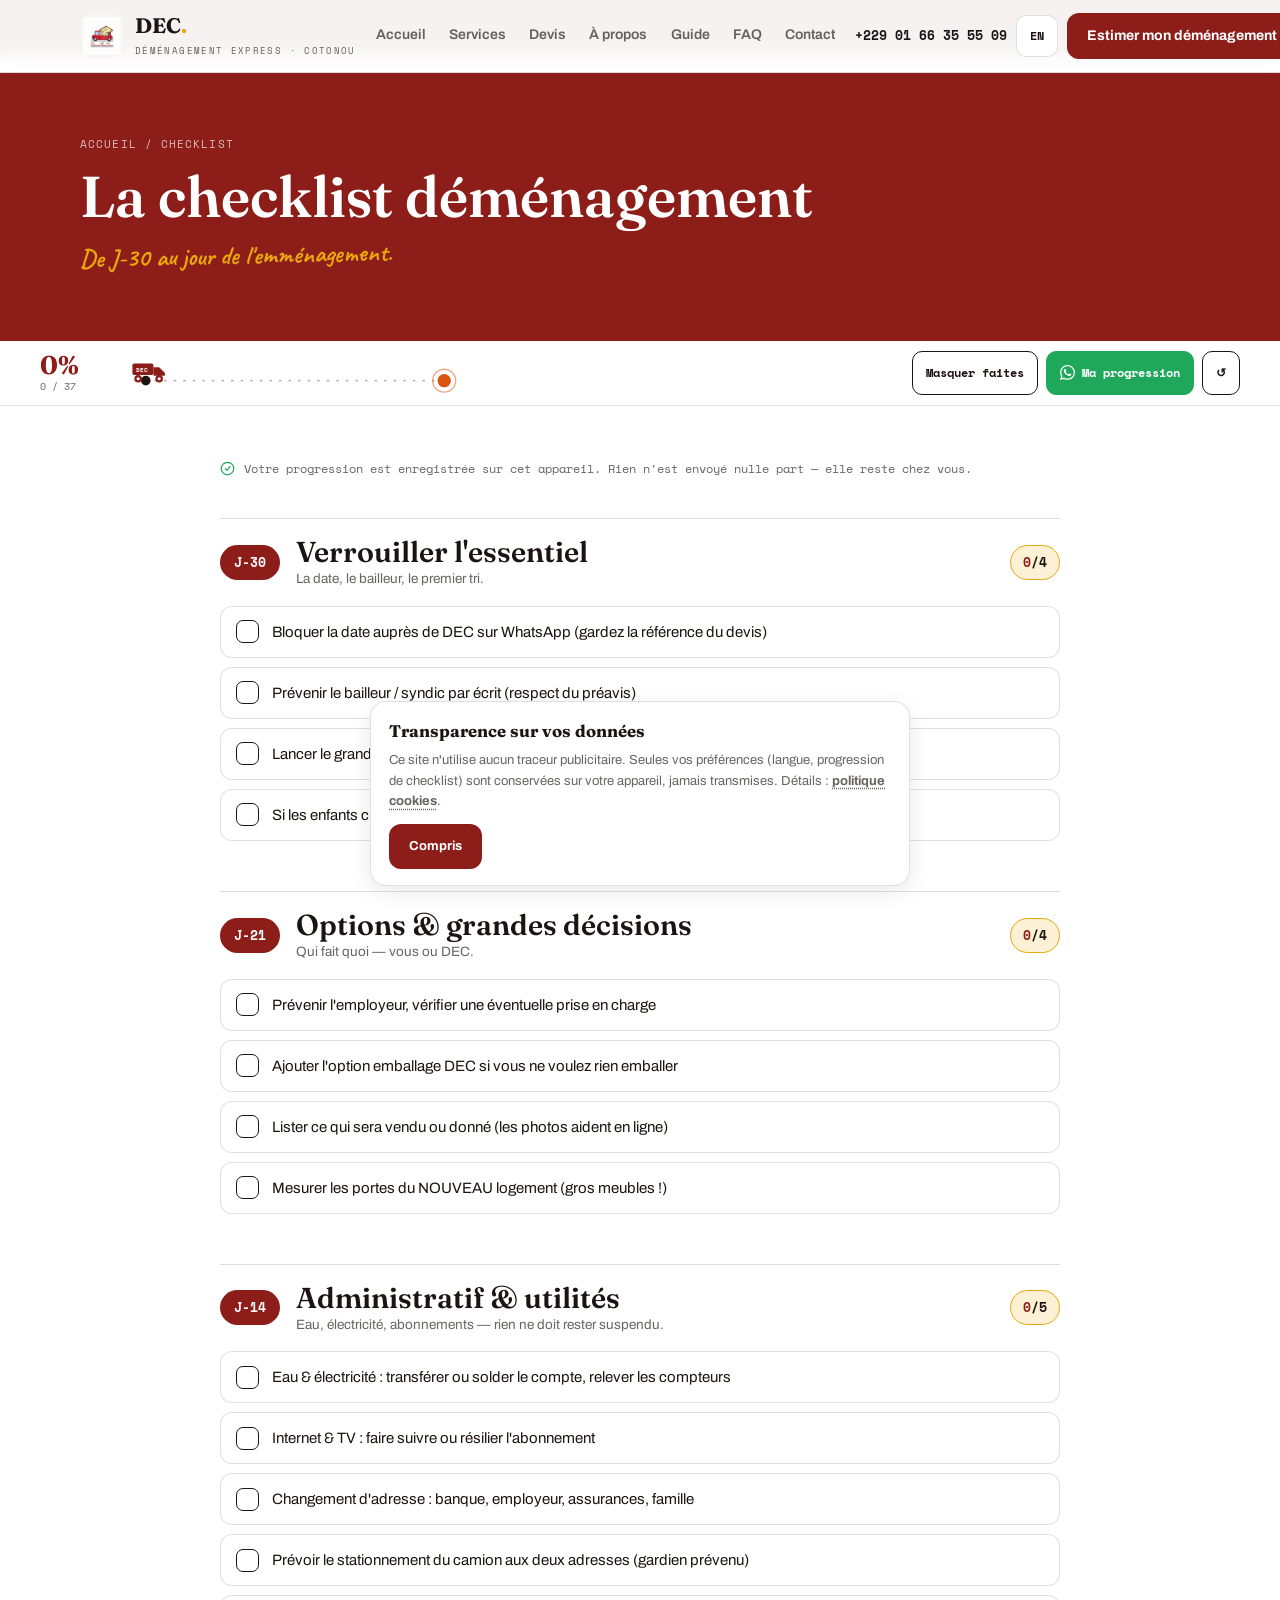
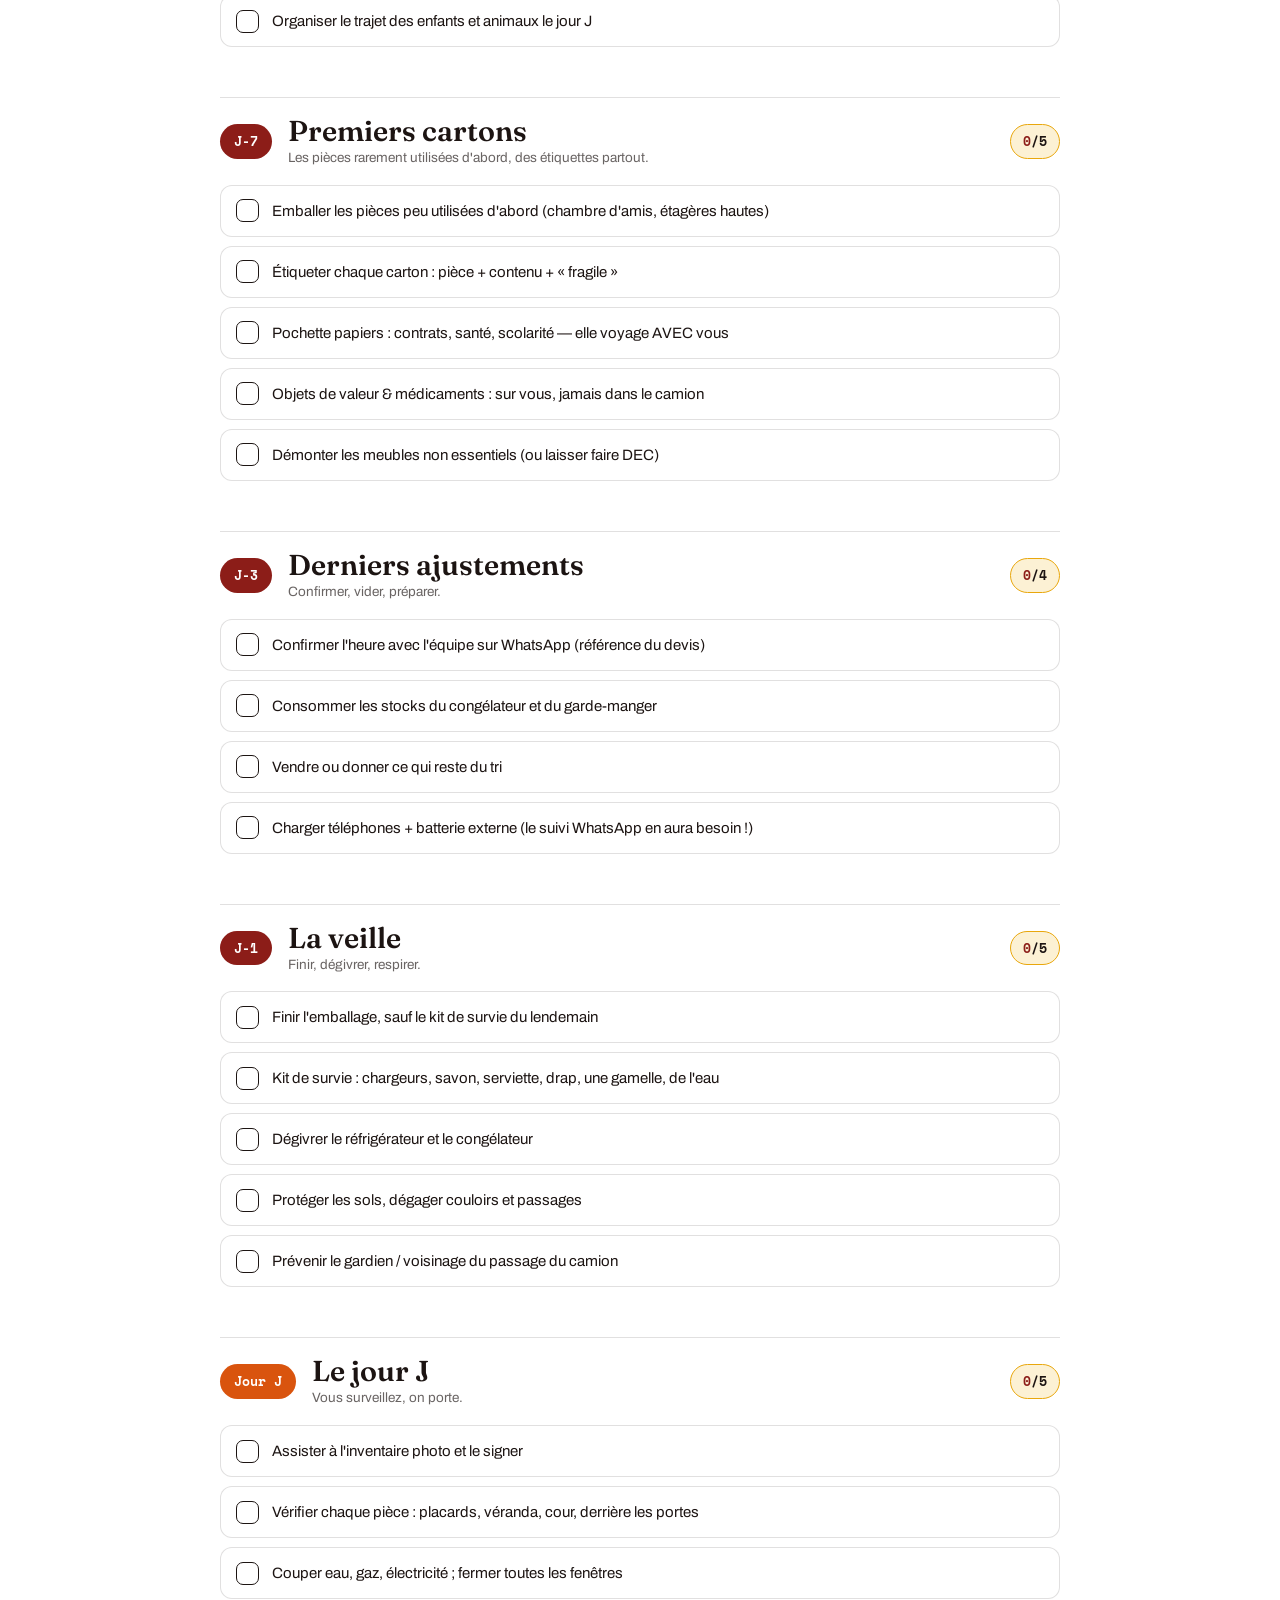
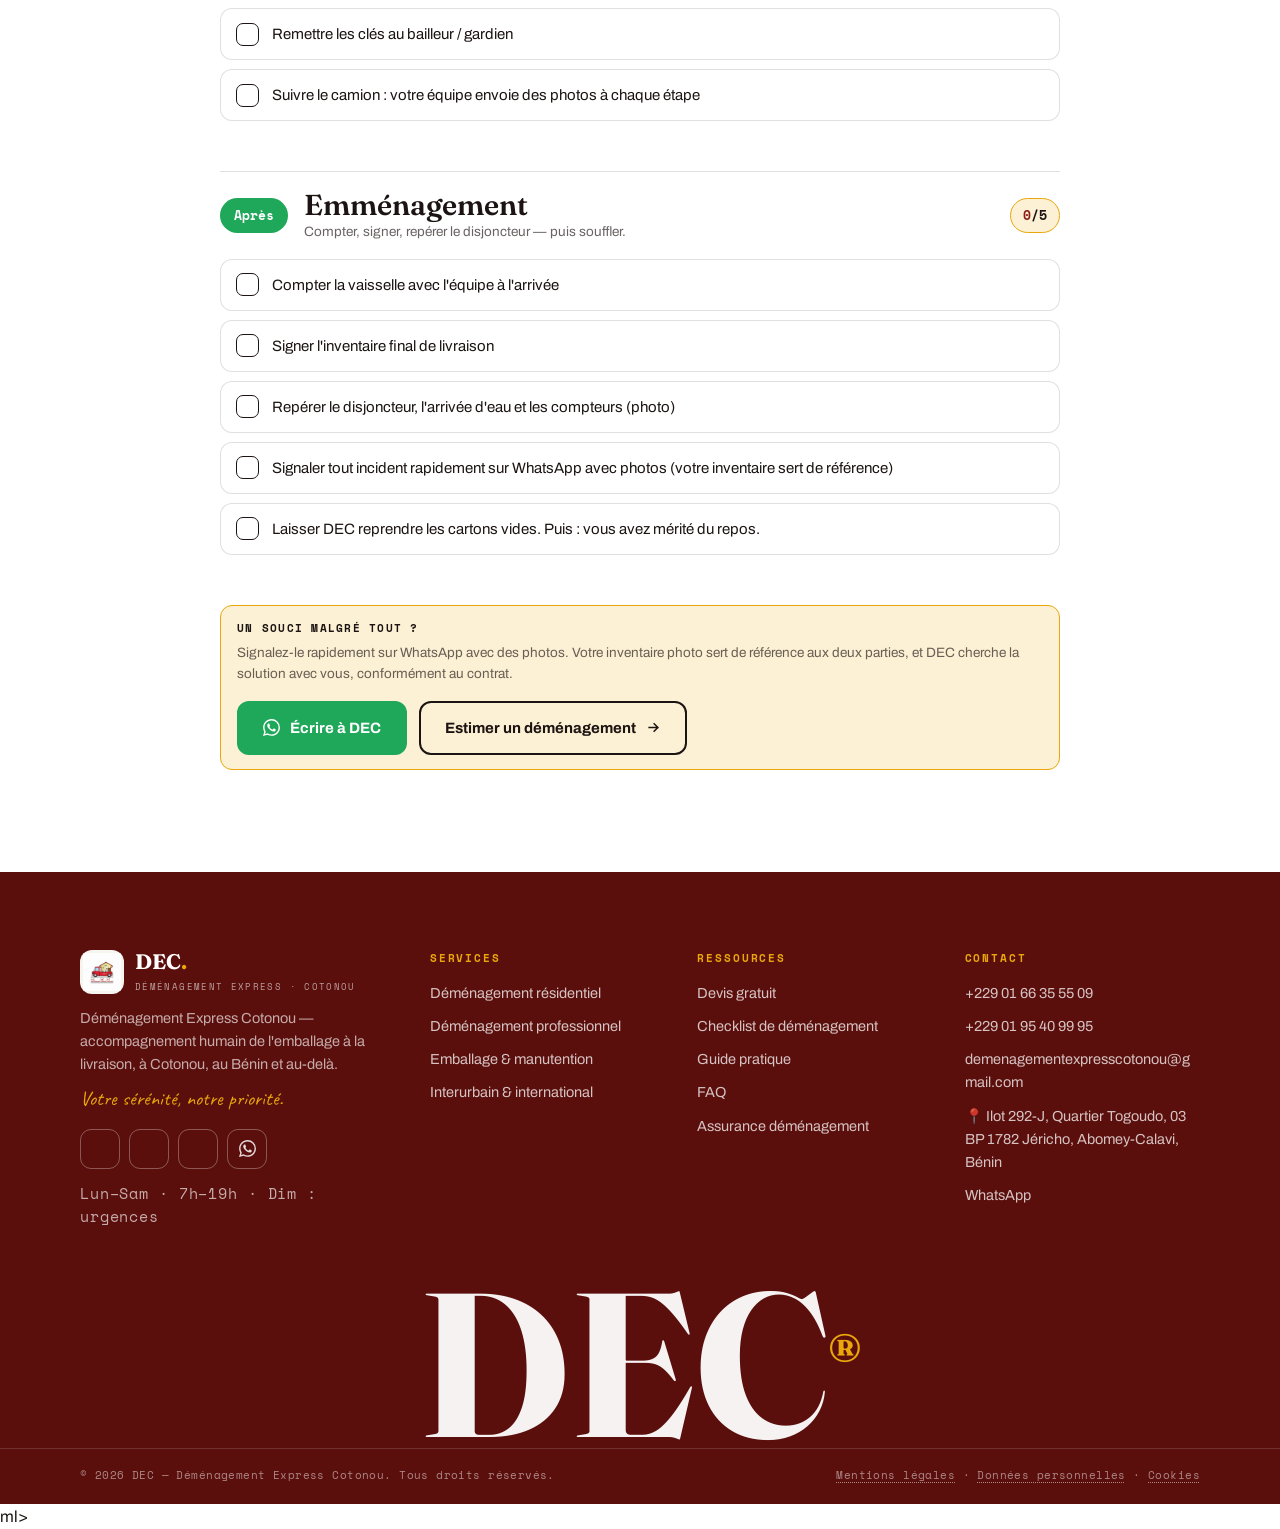
<file: checklist.html>
<!DOCTYPE html>
<html lang="fr" class="no-js">
<head>
<meta charset="UTF-8">
<meta name="viewport" content="width=device-width, initial-scale=1.0, viewport-fit=cover">
<meta name="theme-color" content="#8C1D18">
<title>Checklist déménagement interactive — de J-30 à l'emménagement | DEC Cotonou</title>
<meta name="description" content="36 tâches cochables pour réussir votre déménagement au Bénin : administratif, cartons, jour J, emménagement. Progression sauvegardée sur votre appareil, partageable sur WhatsApp.">
<!-- TODO_OFFICIEL : remplacer par votre domaine définitif -->
<link rel="canonical" href="https://www.dec-benin.com/checklist.html">
<meta property="og:type" content="website">
<meta property="og:title" content="Checklist déménagement interactive — DEC Cotonou">
<meta property="og:description" content="36 tâches de J-30 à l'emménagement. Progression sauvegardée sur votre appareil, partageable avec DEC sur WhatsApp.">
<meta property="og:url" content="https://www.dec-benin.com/checklist.html">
<meta property="og:image" content="https://www.dec-benin.com/assets/images/logo.jpeg">
<meta name="twitter:card" content="summary_large_image">
<link rel="icon" type="image/svg+xml" href="favicon.svg">
<script>document.documentElement.classList.replace('no-js','js');</script>
<link rel="preconnect" href="https://fonts.googleapis.com">
<link rel="preconnect" href="https://fonts.gstatic.com" crossorigin>
<link href="https://fonts.googleapis.com/css2?family=Fraunces:ital,opsz,wght@0,9..144,500;0,9..144,600;0,9..144,700;1,9..144,500;1,9..144,600&family=Archivo:wght@400;500;600;700&family=Space+Mono:wght@400;700&family=Caveat:wght@600;700&display=swap" rel="stylesheet">
<link rel="stylesheet" href="assets/css/style.css">
<script src="assets/js/config.js"></script>
</head>
<body data-page="checklist" data-title-fr="Checklist déménagement interactive — de J-30 à l'emménagement | DEC Cotonou">

<div class="progress" id="progressBar" aria-hidden="true"></div>

<!-- Sprite d'icônes -->
<svg width="0" height="0" style="position:absolute" aria-hidden="true">
  <symbol id="ic-wa" viewBox="0 0 24 24"><path fill="currentColor" d="M17.472 14.382c-.297-.149-1.758-.867-2.03-.967-.273-.099-.471-.148-.67.15-.197.297-.767.966-.94 1.164-.173.199-.347.223-.644.075-.297-.15-1.255-.463-2.39-1.475-.883-.788-1.48-1.761-1.653-2.059-.173-.297-.018-.458.13-.606.134-.133.298-.347.446-.52.149-.174.198-.298.298-.497.099-.198.05-.371-.025-.52-.075-.149-.669-1.612-.916-2.207-.242-.579-.487-.5-.669-.51-.173-.008-.371-.01-.57-.01-.198 0-.52.074-.792.372-.272.297-1.04 1.016-1.04 2.479 0 1.462 1.065 2.875 1.213 3.074.149.198 2.096 3.2 5.077 4.487.709.306 1.262.489 1.694.625.712.227 1.36.195 1.871.118.571-.085 1.758-.719 2.006-1.413.248-.694.248-1.289.173-1.413-.074-.124-.272-.198-.57-.347m-5.421 7.403h-.004a9.87 9.87 0 0 1-5.031-1.378l-.361-.214-3.741.982.998-3.648-.235-.374a9.86 9.86 0 0 1-1.51-5.26c.001-5.45 4.436-9.884 9.888-9.884 2.64 0 5.122 1.03 6.988 2.898a9.825 9.825 0 0 1 2.893 6.994c-.003 5.45-4.437 9.884-9.885 9.884m8.413-18.297A11.815 11.815 0 0 0 12.05 0C5.495 0 .16 5.335.157 11.892c0 2.096.547 4.142 1.588 5.945L.057 24l6.305-1.654a11.882 11.882 0 0 0 5.683 1.448h.005c6.554 0 11.89-5.335 11.893-11.893a11.821 11.821 0 0 0-3.48-8.413z"/></symbol>
  <symbol id="ic-phone" viewBox="0 0 24 24"><path fill="none" stroke="currentColor" stroke-width="2" stroke-linecap="round" stroke-linejoin="round" d="M22 16.92v3a2 2 0 0 1-2.18 2 19.79 19.79 0 0 1-8.63-3.07 19.5 19.5 0 0 1-6-6A19.79 19.79 0 0 1 2.12 4.18 2 2 0 0 1 4.11 2h3a2 2 0 0 1 2 1.72c.13.96.36 1.9.7 2.81a2 2 0 0 1-.45 2.11L8.09 9.91a16 16 0 0 0 6 6l1.27-1.27a2 2 0 0 1 2.11-.45c.91.34 1.85.57 2.81.7A2 2 0 0 1 22 16.92z"/></symbol>
  <symbol id="ic-check" viewBox="0 0 24 24"><g fill="none" stroke="currentColor" stroke-width="2" stroke-linecap="round" stroke-linejoin="round"><circle cx="12" cy="12" r="10"/><path d="m8.5 12.5 2.5 2.5 5-6"/></g></symbol>
  <symbol id="ic-truck" viewBox="0 0 24 24"><g fill="none" stroke="currentColor" stroke-width="2" stroke-linecap="round" stroke-linejoin="round"><rect x="1" y="4" width="13.5" height="11.5" rx="1.5"/><path d="M14.5 8.5h4.2l3.8 4v3h-8z"/><circle cx="5.6" cy="18.2" r="2.1"/><circle cx="17.6" cy="18.2" r="2.1"/></g></symbol>
  <symbol id="ic-shield" viewBox="0 0 24 24"><path fill="none" stroke="currentColor" stroke-width="2" stroke-linecap="round" stroke-linejoin="round" d="M12 21s7.5-3.7 7.5-9.4V5.2L12 2.5 4.5 5.2v6.4C4.5 17.3 12 21 12 21z"/></symbol>
  <symbol id="ic-arr" viewBox="0 0 24 24"><path fill="none" stroke="currentColor" stroke-width="2.4" stroke-linecap="square" d="M5 12h14M13 6l6 6-6 6"/></symbol>
</svg>

<!-- ============ HEADER EN DUR ============ -->
<header class="site-head" id="siteHeader">
  <div class="wrap head-in">
    <a class="logo" href="index.html" aria-label="DEC — accueil">
      <span class="logo-tile"><svg class="ico" style="width:24px;height:24px" viewBox="0 0 24 24" aria-hidden="true"><path fill="currentColor" d="M12 21.5S3.8 17.4 3.8 11V4.9L12 2l8.2 2.9V11c0 6.4-8.2 10.5-8.2 10.5z"/><path fill="#8C1D18" d="M12 6.5 7.5 10.2h1.4v4.3h6.2v-4.3h1.4L12 6.5z"/></svg></span>
      <span class="logo-txt"><b>DEC<i>.</i></b><span data-en="EXPRESS MOVING · COTONOU">DÉMÉNAGEMENT EXPRESS · COTONOU</span></span>
    </a>
    <nav class="main-nav" aria-label="Navigation principale">
      <a href="index.html" data-en="Home">Accueil</a>
      <a href="services.html" data-en="Services">Services</a>
      <a href="devis.html" data-en="Quote">Devis</a>
      <a href="a-propos.html" data-en="About">À propos</a>
      <a href="organiser.html" data-en="Guide">Guide</a>
      <a href="faq.html" data-en="FAQ">FAQ</a>
      <a href="contact.html" data-en="Contact">Contact</a>
    </nav>
    <div class="head-right">
      <a class="head-tel" href="tel:+2290166355509">+229 01 66 35 55 09</a>
      <button class="lang-btn" id="langBtn" aria-label="Switch language / Changer de langue">EN</button>
      <a class="btn btn-solid btn-head" href="devis.html" data-en="Estimate my move">Estimer mon déménagement</a>
      <a class="btn btn-wa btn-head" data-wa-generic target="_blank" rel="noopener" href="#" aria-label="WhatsApp"><svg class="ico" style="width:17px;height:17px"><use href="#ic-wa"/></svg></a>
      <button class="burger" id="burger" aria-label="Ouvrir le menu" aria-expanded="false"><i></i><i></i></button>
    </div>
  </div>
</header>

<nav class="mobile-nav" id="mobileNav" aria-label="Menu mobile">
  <a href="index.html"><small>01</small><span data-en="Home">Accueil</span></a>
  <a href="services.html"><small>02</small><span data-en="Services">Services</span></a>
  <a href="devis.html"><small>03</small><span data-en="Quote">Devis</span></a>
  <a href="a-propos.html"><small>04</small><span data-en="About">À propos</span></a>
  <a href="organiser.html"><small>05</small><span data-en="Guide">Guide</span></a>
  <a href="faq.html"><small>06</small>FAQ</a>
  <a href="contact.html"><small>07</small><span data-en="Contact">Contact</span></a>
  <a href="checklist.html"><small>08</small><span data-en="Checklist">Checklist</span></a>
  <a href="tel:+2290166355509"><small>09</small><span data-en="Call">Appeler</span></a>
  <a data-wa-generic target="_blank" rel="noopener" href="#"><small>10</small>WhatsApp</a>
</nav>

<main id="main">

<!-- ============ EN-TÊTE ============ -->
<div class="pagehead">
  <div class="wrap">
    <nav class="crumbs" aria-label="Fil d'Ariane">
      <a href="index.html" data-en="Home">Accueil</a><span>/</span><span data-en="Checklist">Checklist</span>
    </nav>
    <h1 data-en="The moving checklist">La checklist déménagement</h1>
    <span class="script" data-en="From J-30 to move-in day.">De J-30 au jour de l'emménagement.</span>
  </div>
</div>

<!-- ============ BARRE COLLANTE : PROGRESSION ============ -->
<div class="cksticky">
  <div class="wrap ckin">
    <div class="cknum"><b id="ckPct">0%</b><span id="ckCount">0 / 36</span></div>
    <svg class="ckroute" viewBox="0 0 340 46" aria-hidden="true">
      <path d="M14 31 H326" stroke="#1C1412" stroke-width="2" stroke-dasharray="1 9" stroke-linecap="round" opacity=".3"/>
      <circle cx="14" cy="31" r="5" fill="#1C1412"/>
      <circle cx="326" cy="31" r="7" fill="#D9540E"/>
      <circle cx="326" cy="31" r="12" stroke="#D9540E" stroke-width="1.5" fill="none" opacity=".5"/>
      <g id="ckTruck" transform="translate(14 0)">
        <rect x="-14" y="13" width="22" height="12" rx="2" fill="#8C1D18"/>
        <text x="-10" y="22" font-family="Space Mono, monospace" font-size="6" font-weight="700" fill="#FFFFFF">DEC</text>
        <path d="M8 17h6l6 6v3H8z" fill="#8C1D18"/>
        <circle cx="-8" cy="29" r="4" fill="#8C1D18"/><circle cx="-8" cy="29" r="1.6" fill="#FFFFFF"/>
        <circle cx="14" cy="29" r="4" fill="#8C1D18"/><circle cx="14" cy="29" r="1.6" fill="#FFFFFF"/>
      </g>
    </svg>
    <div class="ckbtns">
      <button class="ckbtn" id="ckHide" type="button"><span data-en="Hide done">Masquer faites</span></button>
      <button class="ckbtn ckbtn-wa" id="ckWa" type="button">
        <svg class="ico" style="width:15px;height:15px"><use href="#ic-wa"/></svg><span data-en="My progress">Ma progression</span>
      </button>
      <button class="ckbtn ckbtn-reset" id="ckReset" type="button" aria-label="Réinitialiser la checklist">↺</button>
    </div>
  </div>
</div>

<!-- ============ PHASES ============ -->
<section class="sec" style="padding-top:clamp(34px,5vw,54px)">
  <div class="wrap" style="max-width:920px">

    <!-- Mention de sauvegarde locale (point 14 — obligatoire) -->
    <p class="rv" style="display:flex;align-items:center;gap:9px;font-family:var(--mono);font-size:11.5px;color:var(--ink-soft);margin-bottom:clamp(26px,4vw,40px)">
      <svg class="ico" style="width:15px;height:15px;color:var(--green)"><use href="#ic-check"/></svg>
      <span data-en="Your progress is saved on this device. Nothing is sent anywhere — it stays with you.">Votre progression est enregistrée sur cet appareil. Rien n'est envoyé nulle part — elle reste chez vous.</span>
    </p>

    <!-- ========== J-30 ========== -->
    <div class="ckphase">
      <header class="ckph-head rv">
        <span class="ckbadge">J-30</span>
        <div><h2 data-en="Lock the essentials">Verrouiller l'essentiel</h2><p data-en="The date, the landlord, the first sort.">La date, le bailleur, le premier tri.</p></div>
        <span class="ckpcount"><b>0</b>/4</span>
      </header>
      <ul>
        <li class="ck-task" data-task="d30-1"><label><input type="checkbox"><span class="ckbox" aria-hidden="true"></span><span class="cklbl" data-en="Book the date with DEC on WhatsApp (keep your quote reference)">Bloquer la date auprès de DEC sur WhatsApp (gardez la référence du devis)</span></label></li>
        <li class="ck-task" data-task="d30-2"><label><input type="checkbox"><span class="ckbox" aria-hidden="true"></span><span class="cklbl" data-en="Notify the landlord / building manager in writing (notice period)">Prévenir le bailleur / syndic par écrit (respect du préavis)</span></label></li>
        <li class="ck-task" data-task="d30-3"><label><input type="checkbox"><span class="ckbox" aria-hidden="true"></span><span class="cklbl" data-en="Start the big sort: keep / give away / sell">Lancer le grand tri : garder / donner / vendre</span></label></li>
        <li class="ck-task" data-task="d30-4"><label><input type="checkbox"><span class="ckbox" aria-hidden="true"></span><span class="cklbl" data-en="If kids change school: start the transfer file early">Si les enfants changent d'école : lancer le dossier de transfert</span></label></li>
      </ul>
    </div>

    <!-- ========== J-21 ========== -->
    <div class="ckphase">
      <header class="ckph-head rv">
        <span class="ckbadge">J-21</span>
        <div><h2 data-en="Options &amp; big decisions">Options &amp; grandes décisions</h2><p data-en="Who does what — you or DEC.">Qui fait quoi — vous ou DEC.</p></div>
        <span class="ckpcount"><b>0</b>/4</span>
      </header>
      <ul>
        <li class="ck-task" data-task="d21-1"><label><input type="checkbox"><span class="ckbox" aria-hidden="true"></span><span class="cklbl" data-en="Tell your employer, check any relocation support">Prévenir l'employeur, vérifier une éventuelle prise en charge</span></label></li>
        <li class="ck-task" data-task="d21-2"><label><input type="checkbox"><span class="ckbox" aria-hidden="true"></span><span class="cklbl" data-en="Add the DEC packing option if you don't want to pack anything">Ajouter l'option emballage DEC si vous ne voulez rien emballer</span></label></li>
        <li class="ck-task" data-task="d21-3"><label><input type="checkbox"><span class="ckbox" aria-hidden="true"></span><span class="cklbl" data-en="List what will be sold or given away (photos help online)">Lister ce qui sera vendu ou donné (les photos aident en ligne)</span></label></li>
        <li class="ck-task" data-task="d21-4"><label><input type="checkbox"><span class="ckbox" aria-hidden="true"></span><span class="cklbl" data-en="Measure the doors of the NEW home (big furniture!)">Mesurer les portes du NOUVEAU logement (gros meubles !)</span></label></li>
      </ul>
    </div>

    <!-- ========== J-14 ========== -->
    <div class="ckphase">
      <header class="ckph-head rv">
        <span class="ckbadge">J-14</span>
        <div><h2 data-en="Utilities &amp; paperwork">Administratif &amp; utilités</h2><p data-en="Water, power, subscriptions — nothing left hanging.">Eau, électricité, abonnements — rien ne doit rester suspendu.</p></div>
        <span class="ckpcount"><b>0</b>/5</span>
      </header>
      <ul>
        <li class="ck-task" data-task="d14-1"><label><input type="checkbox"><span class="ckbox" aria-hidden="true"></span><span class="cklbl" data-en="Water &amp; electricity: transfer or close the account, note meter readings">Eau &amp; électricité : transférer ou solder le compte, relever les compteurs</span></label></li>
        <li class="ck-task" data-task="d14-2"><label><input type="checkbox"><span class="ckbox" aria-hidden="true"></span><span class="cklbl" data-en="Internet &amp; TV: move the subscription or cancel it">Internet &amp; TV : faire suivre ou résilier l'abonnement</span></label></li>
        <li class="ck-task" data-task="d14-3"><label><input type="checkbox"><span class="ckbox" aria-hidden="true"></span><span class="cklbl" data-en="New address: bank, employer, insurance, family">Changement d'adresse : banque, employeur, assurances, famille</span></label></li>
        <li class="ck-task" data-task="d14-4"><label><input type="checkbox"><span class="ckbox" aria-hidden="true"></span><span class="cklbl" data-en="Plan truck parking at both addresses (caretaker informed)">Prévoir le stationnement du camion aux deux adresses (gardien prévenu)</span></label></li>
        <li class="ck-task" data-task="d14-5"><label><input type="checkbox"><span class="ckbox" aria-hidden="true"></span><span class="cklbl" data-en="Plan the kids' and pets' journey for moving day">Organiser le trajet des enfants et animaux le jour J</span></label></li>
      </ul>
    </div>

    <!-- ========== J-7 ========== -->
    <div class="ckphase">
      <header class="ckph-head rv">
        <span class="ckbadge">J-7</span>
        <div><h2 data-en="First boxes">Premiers cartons</h2><p data-en="Rarely-used rooms first, labels everywhere.">Les pièces rarement utilisées d'abord, des étiquettes partout.</p></div>
        <span class="ckpcount"><b>0</b>/5</span>
      </header>
      <ul>
        <li class="ck-task" data-task="d07-1"><label><input type="checkbox"><span class="ckbox" aria-hidden="true"></span><span class="cklbl" data-en="Pack rarely-used rooms first (guest room, top shelves)">Emballer les pièces peu utilisées d'abord (chambre d'amis, étagères hautes)</span></label></li>
        <li class="ck-task" data-task="d07-2"><label><input type="checkbox"><span class="ckbox" aria-hidden="true"></span><span class="cklbl" data-en="Label every box: room + contents + 'fragile'">Étiqueter chaque carton : pièce + contenu + « fragile »</span></label></li>
        <li class="ck-task" data-task="d07-3"><label><input type="checkbox"><span class="ckbox" aria-hidden="true"></span><span class="cklbl" data-en="Papers pouch: contracts, health, school — it travels WITH you">Pochette papiers : contrats, santé, scolarité — elle voyage AVEC vous</span></label></li>
        <li class="ck-task" data-task="d07-4"><label><input type="checkbox"><span class="ckbox" aria-hidden="true"></span><span class="cklbl" data-en="Valuables &amp; medicine: on you, never in the truck">Objets de valeur &amp; médicaments : sur vous, jamais dans le camion</span></label></li>
        <li class="ck-task" data-task="d07-5"><label><input type="checkbox"><span class="ckbox" aria-hidden="true"></span><span class="cklbl" data-en="Dismantle non-essential furniture (or let DEC do it)">Démonter les meubles non essentiels (ou laisser faire DEC)</span></label></li>
      </ul>
    </div>

    <!-- ========== J-3 ========== -->
    <div class="ckphase">
      <header class="ckph-head rv">
        <span class="ckbadge">J-3</span>
        <div><h2 data-en="Final adjustments">Derniers ajustements</h2><p data-en="Confirm, clear, prepare.">Confirmer, vider, préparer.</p></div>
        <span class="ckpcount"><b>0</b>/4</span>
      </header>
      <ul>
        <li class="ck-task" data-task="d03-1"><label><input type="checkbox"><span class="ckbox" aria-hidden="true"></span><span class="cklbl" data-en="Confirm the time with the crew on WhatsApp (quote reference)">Confirmer l'heure avec l'équipe sur WhatsApp (référence du devis)</span></label></li>
        <li class="ck-task" data-task="d03-2"><label><input type="checkbox"><span class="ckbox" aria-hidden="true"></span><span class="cklbl" data-en="Eat the freezer and pantry stocks">Consommer les stocks du congélateur et du garde-manger</span></label></li>
        <li class="ck-task" data-task="d03-3"><label><input type="checkbox"><span class="ckbox" aria-hidden="true"></span><span class="cklbl" data-en="Sell or give away what's left from the sort">Vendre ou donner ce qui reste du tri</span></label></li>
        <li class="ck-task" data-task="d03-4"><label><input type="checkbox"><span class="ckbox" aria-hidden="true"></span><span class="cklbl" data-en="Charge phones + power bank (WhatsApp tracking ahead!)">Charger téléphones + batterie externe (le suivi WhatsApp en aura besoin !)</span></label></li>
      </ul>
    </div>

    <!-- ========== J-1 ========== -->
    <div class="ckphase">
      <header class="ckph-head rv">
        <span class="ckbadge">J-1</span>
        <div><h2 data-en="The day before">La veille</h2><p data-en="Finish, defrost, breathe.">Finir, dégivrer, respirer.</p></div>
        <span class="ckpcount"><b>0</b>/5</span>
      </header>
      <ul>
        <li class="ck-task" data-task="d01-1"><label><input type="checkbox"><span class="ckbox" aria-hidden="true"></span><span class="cklbl" data-en="Finish packing, except tomorrow's survival kit">Finir l'emballage, sauf le kit de survie du lendemain</span></label></li>
        <li class="ck-task" data-task="d01-2"><label><input type="checkbox"><span class="ckbox" aria-hidden="true"></span><span class="cklbl" data-en="Survival kit: chargers, soap, towel, sheet, one pot, water">Kit de survie : chargeurs, savon, serviette, drap, une gamelle, de l'eau</span></label></li>
        <li class="ck-task" data-task="d01-3"><label><input type="checkbox"><span class="ckbox" aria-hidden="true"></span><span class="cklbl" data-en="Defrost the fridge and freezer">Dégivrer le réfrigérateur et le congélateur</span></label></li>
        <li class="ck-task" data-task="d01-4"><label><input type="checkbox"><span class="ckbox" aria-hidden="true"></span><span class="cklbl" data-en="Protect floors, clear hallways and doorways">Protéger les sols, dégager couloirs et passages</span></label></li>
        <li class="ck-task" data-task="d01-5"><label><input type="checkbox"><span class="ckbox" aria-hidden="true"></span><span class="cklbl" data-en="Tell the caretaker / neighbours about the truck's passage">Prévenir le gardien / voisinage du passage du camion</span></label></li>
      </ul>
    </div>

    <!-- ========== JOUR J ========== -->
    <div class="ckphase">
      <header class="ckph-head rv">
        <span class="ckbadge" style="background:var(--orange);color:#fff">Jour J</span>
        <div><h2 data-en="Moving day">Le jour J</h2><p data-en="You supervise, we carry.">Vous surveillez, on porte.</p></div>
        <span class="ckpcount"><b>0</b>/5</span>
      </header>
      <ul>
        <li class="ck-task" data-task="dj-1"><label><input type="checkbox"><span class="ckbox" aria-hidden="true"></span><span class="cklbl" data-en="Attend the photo inventory and sign it">Assister à l'inventaire photo et le signer</span></label></li>
        <li class="ck-task" data-task="dj-2"><label><input type="checkbox"><span class="ckbox" aria-hidden="true"></span><span class="cklbl" data-en="Check every room: cupboards, veranda, yard, behind doors">Vérifier chaque pièce : placards, véranda, cour, derrière les portes</span></label></li>
        <li class="ck-task" data-task="dj-3"><label><input type="checkbox"><span class="ckbox" aria-hidden="true"></span><span class="cklbl" data-en="Shut off water, gas, power; close all windows">Couper eau, gaz, électricité ; fermer toutes les fenêtres</span></label></li>
        <li class="ck-task" data-task="dj-4"><label><input type="checkbox"><span class="ckbox" aria-hidden="true"></span><span class="cklbl" data-en="Hand the keys to the landlord / caretaker">Remettre les clés au bailleur / gardien</span></label></li>
        <li class="ck-task" data-task="dj-5"><label><input type="checkbox"><span class="ckbox" aria-hidden="true"></span><span class="cklbl" data-en="Follow the truck: your crew sends photo updates at each step">Suivre le camion : votre équipe envoie des photos à chaque étape</span></label></li>
      </ul>
    </div>

    <!-- ========== APRÈS ========== -->
    <div class="ckphase">
      <header class="ckph-head rv">
        <span class="ckbadge" style="background:var(--green);color:#fff" data-en="After">Après</span>
        <div><h2 data-en="Settling in">Emménagement</h2><p data-en="Count, sign, spot the breaker — then rest.">Compter, signer, repérer le disjoncteur — puis souffler.</p></div>
        <span class="ckpcount"><b>0</b>/5</span>
      </header>
      <ul>
        <li class="ck-task" data-task="apr-1"><label><input type="checkbox"><span class="ckbox" aria-hidden="true"></span><span class="cklbl" data-en="Count the china with the crew on arrival">Compter la vaisselle avec l'équipe à l'arrivée</span></label></li>
        <li class="ck-task" data-task="apr-2"><label><input type="checkbox"><span class="ckbox" aria-hidden="true"></span><span class="cklbl" data-en="Sign the final delivery inventory">Signer l'inventaire final de livraison</span></label></li>
        <li class="ck-task" data-task="apr-3"><label><input type="checkbox"><span class="ckbox" aria-hidden="true"></span><span class="cklbl" data-en="Locate the breaker, water valve and meters (photo)">Repérer le disjoncteur, l'arrivée d'eau et les compteurs (photo)</span></label></li>
        <li class="ck-task" data-task="apr-4"><label><input type="checkbox"><span class="ckbox" aria-hidden="true"></span><span class="cklbl" data-en="Report any incident quickly on WhatsApp with photos (your inventory is the reference)">Signaler tout incident rapidement sur WhatsApp avec photos (votre inventaire sert de référence)</span></label></li>
        <li class="ck-task" data-task="apr-5"><label><input type="checkbox"><span class="ckbox" aria-hidden="true"></span><span class="cklbl" data-en="Let DEC collect the empty boxes. Then: you've earned a rest.">Laisser DEC reprendre les cartons vides. Puis : vous avez mérité du repos.</span></label></li>
      </ul>
    </div>

    <!-- Encart assurance + CTA -->
    <div class="pnote rv" style="margin-top:clamp(30px,4vw,48px)">
      <b data-en="Something went wrong despite everything?">Un souci malgré tout ?</b>
      <p data-en="Report it quickly on WhatsApp with photos. Your photo inventory is the reference for both parties, and DEC works out the solution with you, as set out in the contract.">Signalez-le rapidement sur WhatsApp avec des photos. Votre inventaire photo sert de référence aux deux parties, et DEC cherche la solution avec vous, conformément au contrat.</p>
      <div class="cta-row" style="margin-top:16px">
        <a class="btn btn-wa" data-wa-generic target="_blank" rel="noopener" href="#">
          <svg class="ico" style="width:17px;height:17px"><use href="#ic-wa"/></svg><span data-en="Message DEC">Écrire à DEC</span>
        </a>
        <a class="btn btn-ghost" href="devis.html"><span data-en="Estimate a move">Estimer un déménagement</span><svg class="ico" style="width:15px;height:15px"><use href="#ic-arr"/></svg></a>
      </div>
    </div>

  </div>
</section>

</main>

<footer id="siteFooter"></footer>

<!-- Barre mobile en dur -->
<div class="mbar">
  <a class="m-call" href="tel:+2290166355509"><svg class="ico" style="width:17px;height:17px"><use href="#ic-phone"/></svg><span data-en="Call">Appeler</span></a>
  <a class="m-wa" data-wa-generic target="_blank" rel="noopener" href="#"><svg class="ico" style="width:19px;height:19px"><use href="#ic-wa"/></svg>WhatsApp</a>
</div>

<script src="assets/js/main.js" defer></script>
<script>
/* Checklist interactive — progression stockée UNIQUEMENT sur cet appareil
   (localStorage 'dec-checklist'). Aucun envoi, aucune donnée serveur — point 14. */
window.addEventListener('DOMContentLoaded', function(){
'use strict';
const D = window.DEC;
if(!D) return;
const reduced = window.matchMedia('(prefers-reduced-motion: reduce)').matches;

const KEY = 'dec-checklist';
const tasks = Array.prototype.slice.call(document.querySelectorAll('.ck-task'));
const total = tasks.length;
const tid = function(t){ return t.dataset.task; };
let saved = {};
try{ saved = JSON.parse(localStorage.getItem(KEY) || '{}'); }catch(e){ saved = {}; }
let celebrated = false;

const pctEl = document.getElementById('ckPct'),
      cntEl = document.getElementById('ckCount'),
      truck = document.getElementById('ckTruck');

function persist(){ try{ localStorage.setItem(KEY, JSON.stringify(saved)); }catch(e){} }

function paint(){
  const done = tasks.filter(function(t){ return saved[tid(t)]; }).length;
  const pct = Math.round(done / total * 100);
  pctEl.textContent = pct + '%';
  cntEl.textContent = done + ' / ' + total;
  /* camion le long de la route */
  const x = 14 + (done / total) * 284;
  truck.setAttribute('transform', 'translate(' + x + ' 0)');
  /* compteurs par phase */
  document.querySelectorAll('.ckphase').forEach(function(ph){
    const ts = Array.prototype.slice.call(ph.querySelectorAll('.ck-task'));
    const c = ts.filter(function(t){ return saved[tid(t)]; }).length;
    ph.querySelector('.ckpcount b').textContent = c;
  });
  if(pct === 100 && !celebrated){ celebrated = true; celebrate(); }
  else if(pct < 100){ celebrated = false; }
}

function sync(){
  tasks.forEach(function(t){
    const on = !!saved[tid(t)];
    t.classList.toggle('done', on);
    t.querySelector('input').checked = on;
  });
  paint();
}

tasks.forEach(function(t){
  t.querySelector('label').addEventListener('click', function(e){
    e.preventDefault();
    if(saved[tid(t)]){ delete saved[tid(t)]; }
    else{ saved[tid(t)] = true; }
    persist(); sync();
  });
});

/* Masquer les tâches faites */
document.getElementById('ckHide').addEventListener('click', function(){
  const on = document.body.classList.toggle('hide-done');
  this.querySelector('span').textContent = on
    ? (D.LANG()==='en' ? 'Show all' : 'Tout afficher')
    : (D.LANG()==='en' ? 'Hide done' : 'Masquer faites');
});

/* Réinitialiser */
document.getElementById('ckReset').addEventListener('click', function(){
  const en = D.LANG()==='en';
  if(confirm(en ? 'Untick every task and start over?' : 'Décocher toutes les tâches et repartir de zéro ?')){
    saved = {}; persist(); sync();
    D.toast(en ? 'Checklist reset' : 'Checklist réinitialisée',
            en ? 'Fresh start — one tick at a time.' : 'On repart de zéro — une coche à la fois.');
  }
});

/* Envoyer la progression sur WhatsApp */
document.getElementById('ckWa').addEventListener('click', function(){
  const en = D.LANG()==='en';
  const done = tasks.filter(function(t){ return saved[tid(t)]; }).length;
  const pct = Math.round(done / total * 100);
  let phaseLine = en ? 'All 36 tasks ticked — ready to move!' : 'Les 36 tâches sont cochées — prêt à déménager !';
  let rest = [];
  const phases = document.querySelectorAll('.ckphase');
  for(let i=0;i<phases.length;i++){
    const pend = Array.prototype.slice.call(phases[i].querySelectorAll('.ck-task'))
      .filter(function(t){ return !saved[tid(t)]; });
    if(pend.length){
      phaseLine = phases[i].querySelector('.ckbadge').textContent + ' — ' + phases[i].querySelector('h2').textContent;
      rest = pend.map(function(t){ return '• ' + t.querySelector('.cklbl').textContent.trim(); });
      break;
    }
  }
  const msg = (en
    ? "Hello DEC,\nMy checklist progress:\n✅ "+pct+"% ("+done+"/"+total+")\nCurrent phase: "+phaseLine
      +(rest.length ? "\nStill to do:\n"+rest.slice(0,6).join('\n') : "")
    : "Bonjour DEC,\nMa progression checklist :\n✅ "+pct+"% ("+done+"/"+total+")\nPhase en cours : "+phaseLine
      +(rest.length ? "\nIl me reste :\n"+rest.slice(0,6).join('\n') : ""));
  const url = D.waLink(msg);
  const w = window.open(url, '_blank');
  if(!w) window.location.href = url;
});

/* Confettis à 100 % */
function celebrate(){
  if(reduced) return;
  const colors = ['#8C1D18','#E9A70C','#D9540E','#1FA75A'];
  for(let i=0;i<28;i++){
    const s = document.createElement('span');
    s.className = 'cf';
    const size = 7 + Math.random()*8;
    s.style.cssText = 'left:'+(Math.random()*100)+'vw;width:'+size+'px;height:'+(size*0.6)+'px;background:'+colors[i%4]+';animation-duration:'+(1.9+Math.random()*1.5)+'s;animation-delay:'+(Math.random()*0.4)+'s';
    document.body.appendChild(s);
    setTimeout(function(){ s.remove(); }, 3800);
  }
  const en = D.LANG()==='en';
  D.toast(en ? 'Checklist complete! 🏠' : 'Checklist complète ! 🏠',
          en ? '36/36 — now let our trucks do the heavy part.' : '36/36 — laissez maintenant nos camions faire le plus dur.');
}

sync();
/* re-peindre les libellés si la langue change */
D.onLangChange(function(){
  const hideBtn = document.getElementById('ckHide');
  if(hideBtn && !document.body.classList.contains('hide-done')){
    hideBtn.querySelector('span').textContent = D.LANG()==='en' ? 'Hide done' : 'Masquer faites';
  }
});
});
</script>

</body>
</html>ml>
</file>
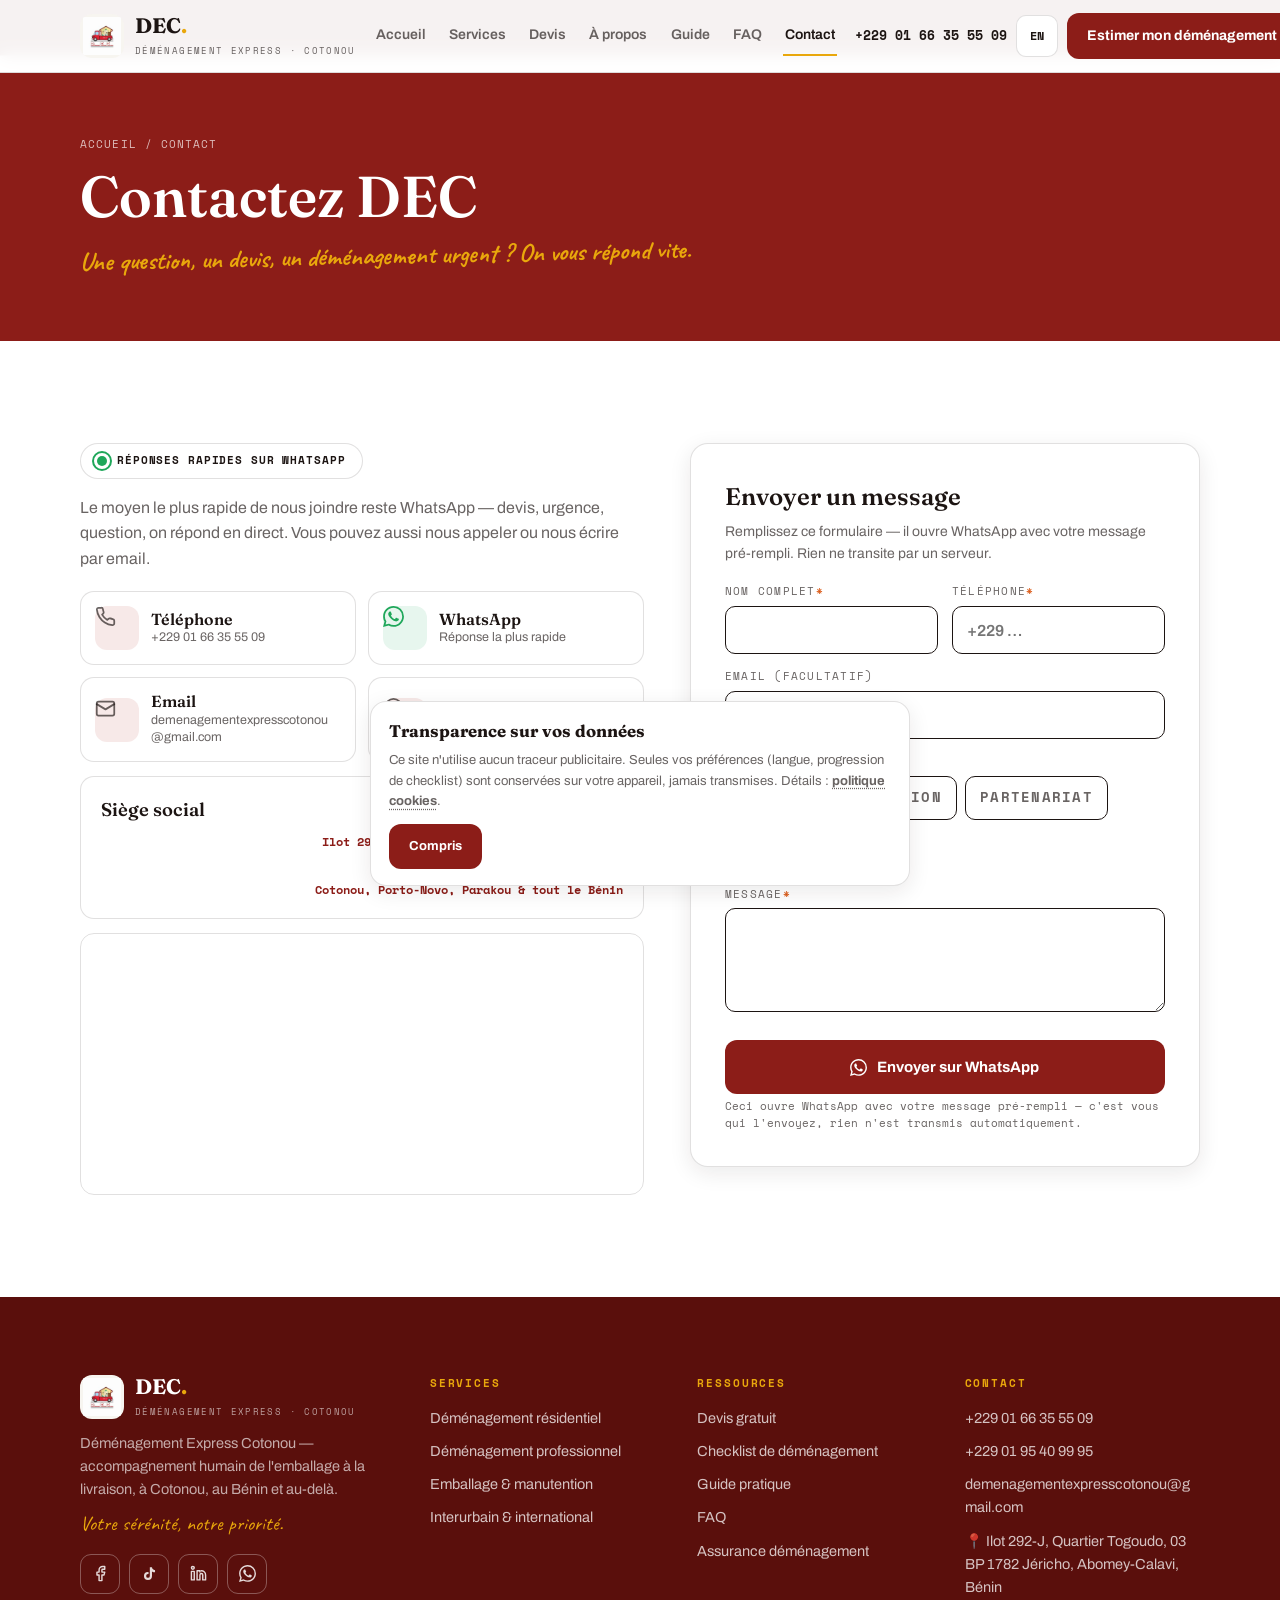
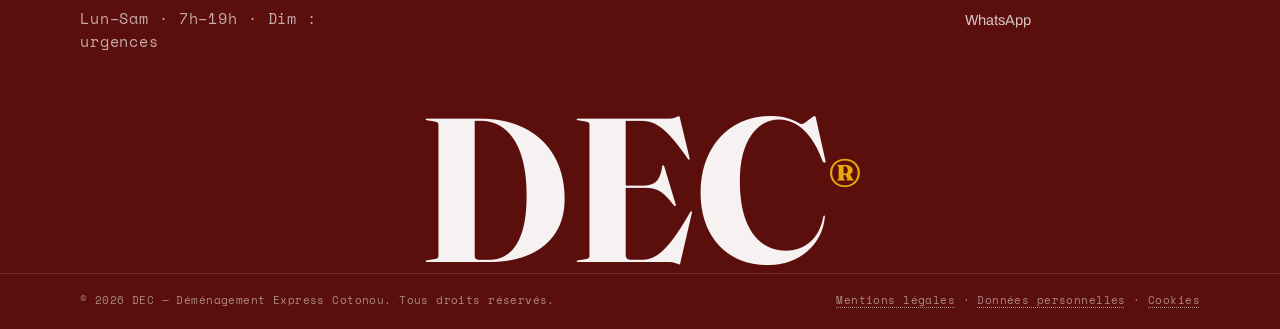
<file: contact.html>
<!DOCTYPE html>
<html lang="fr" class="no-js">
<head>
<meta charset="UTF-8">
<meta name="viewport" content="width=device-width, initial-scale=1.0, viewport-fit=cover">
<meta name="theme-color" content="#8C1D18">
<title>Contact — Écrivez-nous ou appelez DEC | DEC Déménagement Express Cotonou</title>
<meta name="description" content="Contactez DEC à Abomey-Calavi : téléphone, WhatsApp, email, adresse du siège et formulaire de contact. Réponse rapide pour votre devis ou votre question.">
<!-- TODO_OFFICIEL : remplacer par votre domaine définitif -->
<link rel="canonical" href="https://www.dec-benin.com/contact.html">
<meta property="og:type" content="website">
<meta property="og:title" content="Contact — DEC Déménagement Express Cotonou">
<meta property="og:description" content="Téléphone, WhatsApp, email, adresse du siège et formulaire de contact. DEC vous répond rapidement.">
<meta property="og:url" content="https://www.dec-benin.com/contact.html">
<meta property="og:image" content="https://www.dec-benin.com/assets/images/logo.jpeg">
<meta name="twitter:card" content="summary_large_image">
<link rel="icon" type="image/svg+xml" href="favicon.svg">
<script>document.documentElement.classList.replace('no-js','js');</script>
<link rel="preconnect" href="https://fonts.googleapis.com">
<link rel="preconnect" href="https://fonts.gstatic.com" crossorigin>
<link href="https://fonts.googleapis.com/css2?family=Fraunces:ital,opsz,wght@0,9..144,500;0,9..144,600;0,9..144,700;1,9..144,500;1,9..144,600&family=Archivo:wght@400;500;600;700&family=Space+Mono:wght@400;700&family=Caveat:wght@600;700&display=swap" rel="stylesheet">
<link rel="stylesheet" href="assets/css/style.css">
<script src="assets/js/config.js"></script>
</head>
<body data-page="contact" data-title-fr="Contact — Écrivez-nous ou appelez DEC | DEC Déménagement Express Cotonou">

<div class="progress" id="progressBar" aria-hidden="true"></div>

<!-- Sprite d'icônes -->
<svg width="0" height="0" style="position:absolute" aria-hidden="true">
  <symbol id="ic-wa" viewBox="0 0 24 24"><path fill="currentColor" d="M17.472 14.382c-.297-.149-1.758-.867-2.03-.967-.273-.099-.471-.148-.67.15-.197.297-.767.966-.94 1.164-.173.199-.347.223-.644.075-.297-.15-1.255-.463-2.39-1.475-.883-.788-1.48-1.761-1.653-2.059-.173-.297-.018-.458.13-.606.134-.133.298-.347.446-.52.149-.174.198-.298.298-.497.099-.198.05-.371-.025-.52-.075-.149-.669-1.612-.916-2.207-.242-.579-.487-.5-.669-.51-.173-.008-.371-.01-.57-.01-.198 0-.52.074-.792.372-.272.297-1.04 1.016-1.04 2.479 0 1.462 1.065 2.875 1.213 3.074.149.198 2.096 3.2 5.077 4.487.709.306 1.262.489 1.694.625.712.227 1.36.195 1.871.118.571-.085 1.758-.719 2.006-1.413.248-.694.248-1.289.173-1.413-.074-.124-.272-.198-.57-.347m-5.421 7.403h-.004a9.87 9.87 0 0 1-5.031-1.378l-.361-.214-3.741.982.998-3.648-.235-.374a9.86 9.86 0 0 1-1.51-5.26c.001-5.45 4.436-9.884 9.888-9.884 2.64 0 5.122 1.03 6.988 2.898a9.825 9.825 0 0 1 2.893 6.994c-.003 5.45-4.437 9.884-9.885 9.884m8.413-18.297A11.815 11.815 0 0 0 12.05 0C5.495 0 .16 5.335.157 11.892c0 2.096.547 4.142 1.588 5.945L.057 24l6.305-1.654a11.882 11.882 0 0 0 5.683 1.448h.005c6.554 0 11.89-5.335 11.893-11.893a11.821 11.821 0 0 0-3.48-8.413z"/></symbol>
  <symbol id="ic-truck" viewBox="0 0 24 24"><g fill="none" stroke="currentColor" stroke-width="2" stroke-linecap="round" stroke-linejoin="round"><rect x="1" y="4" width="13.5" height="11.5" rx="1.5"/><path d="M14.5 8.5h4.2l3.8 4v3h-8z"/><circle cx="5.6" cy="18.2" r="2.1"/><circle cx="17.6" cy="18.2" r="2.1"/></g></symbol>
  <symbol id="ic-phone" viewBox="0 0 24 24"><path fill="none" stroke="currentColor" stroke-width="2" stroke-linecap="round" stroke-linejoin="round" d="M22 16.92v3a2 2 0 0 1-2.18 2 19.79 19.79 0 0 1-8.63-3.07 19.5 19.5 0 0 1-6-6A19.79 19.79 0 0 1 2.12 4.18 2 2 0 0 1 4.11 2h3a2 2 0 0 1 2 1.72c.13.96.36 1.9.7 2.81a2 2 0 0 1-.45 2.11L8.09 9.91a16 16 0 0 0 6 6l1.27-1.27a2 2 0 0 1 2.11-.45c.91.34 1.85.57 2.81.7A2 2 0 0 1 22 16.92z"/></symbol>
  <symbol id="ic-check" viewBox="0 0 24 24"><g fill="none" stroke="currentColor" stroke-width="2" stroke-linecap="round" stroke-linejoin="round"><circle cx="12" cy="12" r="10"/><path d="m8.5 12.5 2.5 2.5 5-6"/></g></symbol>
  <symbol id="ic-mail" viewBox="0 0 24 24"><g fill="none" stroke="currentColor" stroke-width="2" stroke-linecap="round" stroke-linejoin="round"><rect x="2" y="4" width="20" height="16" rx="2"/><path d="m22 7-10 6L2 7"/></g></symbol>
  <symbol id="ic-shield" viewBox="0 0 24 24"><path fill="none" stroke="currentColor" stroke-width="2" stroke-linecap="round" stroke-linejoin="round" d="M12 21s7.5-3.7 7.5-9.4V5.2L12 2.5 4.5 5.2v6.4C4.5 17.3 12 21 12 21z"/></symbol>
  <symbol id="ic-clock" viewBox="0 0 24 24"><g fill="none" stroke="currentColor" stroke-width="2" stroke-linecap="round"><circle cx="12" cy="12" r="9"/><path d="M12 7v5l3 2"/></g></symbol>
  <symbol id="ic-clip" viewBox="0 0 24 24"><g fill="none" stroke="currentColor" stroke-width="2" stroke-linecap="round" stroke-linejoin="round"><rect x="8" y="2" width="8" height="4" rx="1"/><path d="M16 4h2a2 2 0 0 1 2 2v14a2 2 0 0 1-2 2H6a2 2 0 0 1-2-2V6a2 2 0 0 1 2-2h2"/><path d="M9 12h6M9 16h4"/></g></symbol>
  <symbol id="ic-star" viewBox="0 0 24 24"><path fill="currentColor" d="m12 2 3.1 6.3 6.9 1-5 4.9 1.2 6.8-6.2-3.2-6.2 3.2 1.2-6.8-5-4.9 6.9-1z"/></symbol>
  <symbol id="ic-fb" viewBox="0 0 24 24"><path fill="none" stroke="currentColor" stroke-width="2" stroke-linecap="round" stroke-linejoin="round" d="M18 2h-3a5 5 0 0 0-5 5v3H7v4h3v8h4v-8h3l1-4h-4V7a1 1 0 0 1 1-1h3z"/></symbol>
  <symbol id="ic-tiktok" viewBox="0 0 24 24"><path fill="currentColor" d="M16.6 5.82A4.28 4.28 0 0 1 15.54 3h-3.09v12.4a2.59 2.59 0 1 1-2.59-2.59c.27 0 .53.04.77.12V9.77a5.76 5.76 0 0 0-.77-.05 5.66 5.66 0 1 0 5.66 5.66V9.01a7.35 7.35 0 0 0 4.3 1.38V7.3a4.28 4.28 0 0 1-3.22-1.48z"/></symbol>
  <symbol id="ic-in" viewBox="0 0 24 24"><g fill="none" stroke="currentColor" stroke-width="2" stroke-linecap="round" stroke-linejoin="round"><path d="M16 8a6 6 0 0 1 6 6v7h-4v-7a2 2 0 0 0-4 0v7h-4V8h4v2"/><rect x="2" y="9" width="4" height="12"/><circle cx="4" cy="4" r="2"/></g></symbol>
  <symbol id="ic-arr" viewBox="0 0 24 24"><path fill="none" stroke="currentColor" stroke-width="2.4" stroke-linecap="square" d="M5 12h14M13 6l6 6-6 6"/></symbol>
  <symbol id="ic-pin" viewBox="0 0 24 24"><g fill="none" stroke="currentColor" stroke-width="2" stroke-linecap="round" stroke-linejoin="round"><path d="M21 10c0 7-9 13-9 13s-9-6-9-13a9 9 0 0 1 18 0z"/><circle cx="12" cy="10" r="3"/></g></symbol>
  <symbol id="ic-users" viewBox="0 0 24 24"><g fill="none" stroke="currentColor" stroke-width="2" stroke-linecap="round" stroke-linejoin="round"><path d="M17 21v-2a4 4 0 0 0-4-4H7a4 4 0 0 0-4 4v2"/><circle cx="10" cy="7" r="4"/><path d="M21 21v-2a4 4 0 0 0-3-3.87"/><path d="M15 3.13a4 4 0 0 1 0 7.75"/></g></symbol>
  <symbol id="ic-box" viewBox="0 0 24 24"><g fill="none" stroke="currentColor" stroke-width="2" stroke-linecap="round" stroke-linejoin="round"><path d="M21 8 12 3 3 8v8l9 5 9-5z"/><path d="m3 8 9 5 9-5"/><path d="M12 13v8"/></g></symbol>
  <symbol id="ic-route" viewBox="0 0 24 24"><g fill="none" stroke="currentColor" stroke-width="2" stroke-linecap="round" stroke-linejoin="round"><circle cx="6" cy="19" r="3"/><path d="M9 19h8.5a3.5 3.5 0 0 0 0-7h-11a3.5 3.5 0 0 1 0-7H15"/><circle cx="18" cy="5" r="3"/></g></symbol>
  <symbol id="ic-wa2" viewBox="0 0 24 24"><use href="#ic-wa"/></symbol>
</svg>

<!-- ============ HEADER EN DUR ============ -->
<header class="site-head" id="siteHeader">
  <div class="wrap head-in">
    <a class="logo" href="index.html" aria-label="DEC — accueil">
      <span class="logo-tile"><svg class="ico" style="width:24px;height:24px" viewBox="0 0 24 24" aria-hidden="true"><path fill="currentColor" d="M12 21.5S3.8 17.4 3.8 11V4.9L12 2l8.2 2.9V11c0 6.4-8.2 10.5-8.2 10.5z"/><path fill="#8C1D18" d="M12 6.5 7.5 10.2h1.4v4.3h6.2v-4.3h1.4L12 6.5z"/></svg></span>
      <span class="logo-txt"><b>DEC<i>.</i></b><span data-en="EXPRESS MOVING · COTONOU">DÉMÉNAGEMENT EXPRESS · COTONOU</span></span>
    </a>
    <nav class="main-nav" aria-label="Navigation principale">
      <a href="index.html" data-en="Home">Accueil</a>
      <a href="services.html" data-en="Services">Services</a>
      <a href="devis.html" data-en="Quote">Devis</a>
      <a href="a-propos.html" data-en="About">À propos</a>
      <a href="organiser.html" data-en="Guide">Guide</a>
      <a href="faq.html" data-en="FAQ">FAQ</a>
      <a href="contact.html" class="on" data-en="Contact">Contact</a>
    </nav>
    <div class="head-right">
      <a class="head-tel" href="tel:+2290166355509">+229 01 66 35 55 09</a>
      <button class="lang-btn" id="langBtn" aria-label="Switch language / Changer de langue">EN</button>
      <a class="btn btn-solid btn-head" href="devis.html" data-en="Estimate my move">Estimer mon déménagement</a>
      <a class="btn btn-wa btn-head" data-wa-generic target="_blank" rel="noopener" href="#" aria-label="WhatsApp"><svg class="ico" style="width:17px;height:17px"><use href="#ic-wa"/></svg></a>
      <button class="burger" id="burger" aria-label="Ouvrir le menu" aria-expanded="false"><i></i><i></i></button>
    </div>
  </div>
</header>

<nav class="mobile-nav" id="mobileNav" aria-label="Menu mobile">
  <a href="index.html"><small>01</small><span data-en="Home">Accueil</span></a>
  <a href="services.html"><small>02</small><span data-en="Services">Services</span></a>
  <a href="devis.html"><small>03</small><span data-en="Quote">Devis</span></a>
  <a href="a-propos.html"><small>04</small><span data-en="About">À propos</span></a>
  <a href="organiser.html"><small>05</small><span data-en="Guide">Guide</span></a>
  <a href="faq.html"><small>06</small>FAQ</a>
  <a href="contact.html"><small>07</small><span data-en="Contact">Contact</span></a>
  <a href="checklist.html"><small>08</small><span data-en="Checklist">Checklist</span></a>
  <a href="tel:+2290166355509"><small>09</small><span data-en="Call">Appeler</span></a>
  <a data-wa-generic target="_blank" rel="noopener" href="#"><small>10</small>WhatsApp</a>
</nav>


<main id="main">

<!-- ============ EN-TÊTE ============ -->
<div class="pagehead">
  <div class="wrap">
    <nav class="crumbs" aria-label="Fil d'Ariane">
      <a href="index.html" data-en="Home">Accueil</a><span>/</span><span data-en="Contact">Contact</span>
    </nav>
    <h1 data-en="Contact DEC">Contactez DEC</h1>
    <span class="script" data-en="A question, a quote, an urgent move? We reply fast.">Une question, un devis, un déménagement urgent&nbsp;? On vous répond vite.</span>
  </div>
</div>

<!-- ============ COORDONNÉES + FORMULAIRE ============ -->
<section class="sec">
  <div class="wrap contact-grid">

    <div class="rv">
      <span class="status on"><span class="dot"></span><span data-en="Fast replies on WhatsApp">Réponses rapides sur WhatsApp</span></span>
      <p style="margin-bottom:20px;color:var(--ink-soft)" data-en="The fastest way to reach us is WhatsApp — quote, urgent move, question, we reply directly. You can also call us or write by email.">Le moyen le plus rapide de nous joindre reste WhatsApp — devis, urgence, question, on répond en direct. Vous pouvez aussi nous appeler ou nous écrire par email.</p>

      <div class="ch-grid">
        <a class="ch-card" href="tel:+2290166355509">
          <span class="ch-ico"><svg class="ico"><use href="#ic-phone"/></svg></span>
          <div><b data-en="Phone">Téléphone</b><span>+229 01 66 35 55 09</span></div>
        </a>
        <a class="ch-card wa" data-wa-generic target="_blank" rel="noopener" href="#">
          <span class="ch-ico"><svg class="ico"><use href="#ic-wa"/></svg></span>
          <div><b>WhatsApp</b><span data-en="Fastest reply">Réponse la plus rapide</span></div>
        </a>
        <a class="ch-card" href="mailto:demenagementexpresscotonou@gmail.com">
          <span class="ch-ico"><svg class="ico"><use href="#ic-mail"/></svg></span>
          <div><b>Email</b><span style="word-break:break-all">demenagementexpresscotonou@gmail.com</span></div>
        </a>
        <a class="ch-card" href="https://maps.app.goo.gl/QjEkcJu3pJgXiDaq8" target="_blank" rel="noopener">
          <span class="ch-ico"><svg class="ico"><use href="#ic-pin"/></svg></span>
          <div><b data-en="Head office">Siège social</b><span data-en="Get directions">Itinéraire</span></div>
        </a>
      </div>

      <div class="hoursbox" style="background:var(--paper);color:var(--ink);border:1.5px solid var(--line)">
        <h3 data-en="Head office">Siège social</h3>
        <ul>
          <li><span data-en="Address">Adresse</span><b style="color:var(--brand)">Ilot 292-J, Togoudo, Jéricho, Abomey-Calavi</b></li>
          <li><span data-en="Phones">Téléphones</span><b style="color:var(--brand)">01 66 35 55 09 · 01 95 40 99 95</b></li>
          <li><span data-en="Coverage">Zone desservie</span><b style="color:var(--brand)">Cotonou, Porto-Novo, Parakou &amp; tout le Bénin</b></li>
        </ul>
      </div>

      <div class="rv" style="--d:.08s;margin-top:14px;border-radius:var(--r);overflow:hidden;border:1.5px solid var(--line)">
        <iframe src="https://www.google.com/maps?cid=1267741700323108026&amp;output=embed" width="100%" height="260" style="border:0;display:block" loading="lazy" referrerpolicy="no-referrer-when-downgrade" title="Localisation DEC — Déménagement Express Cotonou"></iframe>
      </div>
    </div>

    <div class="form-card rv" style="--d:.1s">
      <div class="f-title" data-en="Send a message">Envoyer un message</div>
      <div class="f-sub" data-en="Fill this in — it opens WhatsApp with your message pre-filled. Nothing goes through a server.">Remplissez ce formulaire — il ouvre WhatsApp avec votre message pré-rempli. Rien ne transite par un serveur.</div>
      <form id="contactForm" novalidate>
        <div class="f-grid">
          <div class="f-field">
            <label data-en="Full name">Nom complet<em>*</em></label>
            <input type="text" id="cName" autocomplete="name">
            <span class="f-err" data-en="Please enter your name">Merci d'indiquer votre nom</span>
          </div>
          <div class="f-field">
            <label data-en="Phone">Téléphone<em>*</em></label>
            <input type="tel" id="cPhone" autocomplete="tel" placeholder="+229 …">
            <span class="f-err" data-en="Please enter a phone number">Merci d'indiquer un numéro</span>
          </div>
          <div class="f-field f-full">
            <label data-en="Email (optional)">Email (facultatif)</label>
            <input type="email" id="cEmail" autocomplete="email">
          </div>
          <div class="f-field f-full">
            <label data-en="Subject">Sujet</label>
            <div class="f-pillseg">
              <label><input type="radio" name="cSubject" value="Devis" checked><span class="pill" data-en="Quote">Devis</span></label>
              <label><input type="radio" name="cSubject" value="Réclamation"><span class="pill" data-en="Complaint">Réclamation</span></label>
              <label><input type="radio" name="cSubject" value="Partenariat"><span class="pill" data-en="Partnership">Partenariat</span></label>
              <label><input type="radio" name="cSubject" value="Autre"><span class="pill" data-en="Other">Autre</span></label>
            </div>
          </div>
          <div class="f-field f-full">
            <label data-en="Message">Message<em>*</em></label>
            <textarea id="cMessage" rows="4"></textarea>
            <span class="f-err" data-en="Please write a short message">Merci d'écrire un court message</span>
          </div>
        </div>
        <div class="f-actions">
          <button type="submit" class="btn btn-solid">
            <svg class="ico" style="width:17px;height:17px"><use href="#ic-wa"/></svg>
            <span data-en="Send on WhatsApp">Envoyer sur WhatsApp</span>
          </button>
        </div>
        <p class="f-note" data-en="This opens WhatsApp with your message pre-filled — you send it yourself, nothing is transmitted automatically.">Ceci ouvre WhatsApp avec votre message pré-rempli — c'est vous qui l'envoyez, rien n'est transmis automatiquement.</p>
      </form>
    </div>

  </div>
</section>

</main>

<footer id="siteFooter"></footer>

<!-- Barre mobile en dur -->
<div class="mbar">
  <a class="m-call" href="tel:+2290166355509"><svg class="ico" style="width:17px;height:17px"><use href="#ic-phone"/></svg><span data-en="Call">Appeler</span></a>
  <a class="m-wa" data-wa-generic target="_blank" rel="noopener" href="#"><svg class="ico" style="width:19px;height:19px"><use href="#ic-wa"/></svg>WhatsApp</a>
</div>

<script src="assets/js/main.js" defer></script>
<script>
/* Formulaire de contact — aucun serveur : le message est construit puis
   envoyé via WhatsApp par la personne elle-même (cohérent avec le reste du site). */
window.addEventListener('DOMContentLoaded', function(){
'use strict';
const D = window.DEC;
if(!D) return;
const form = document.getElementById('contactForm');
if(!form) return;
const nameEl = document.getElementById('cName');
const phoneEl = document.getElementById('cPhone');
const emailEl = document.getElementById('cEmail');
const msgEl = document.getElementById('cMessage');

function setBad(field, bad){
  const wrap = field.closest('.f-field');
  if(wrap) wrap.classList.toggle('bad', bad);
}

form.addEventListener('submit', function(e){
  e.preventDefault();
  const en = D.LANG()==='en';
  let ok = true;
  if(!nameEl.value.trim()){ setBad(nameEl, true); ok = false; } else setBad(nameEl, false);
  if(!phoneEl.value.trim()){ setBad(phoneEl, true); ok = false; } else setBad(phoneEl, false);
  if(!msgEl.value.trim()){ setBad(msgEl, true); ok = false; } else setBad(msgEl, false);
  if(!ok) return;

  const subject = (form.querySelector('input[name="cSubject"]:checked') || {}).value || 'Autre';
  const lines = en
    ? ['Hello DEC,', 'Subject: '+subject, 'Name: '+nameEl.value.trim(), 'Phone: '+phoneEl.value.trim()]
    : ['Bonjour DEC,', 'Sujet : '+subject, 'Nom : '+nameEl.value.trim(), 'Téléphone : '+phoneEl.value.trim()];
  if(emailEl.value.trim()) lines.push((en ? 'Email: ' : 'Email : ')+emailEl.value.trim());
  lines.push('', msgEl.value.trim());

  const url = D.waLink(lines.join('\n'));
  const w = window.open(url, '_blank');
  if(!w) window.location.href = url;
});
});
</script>
</body>
</html>
</file>
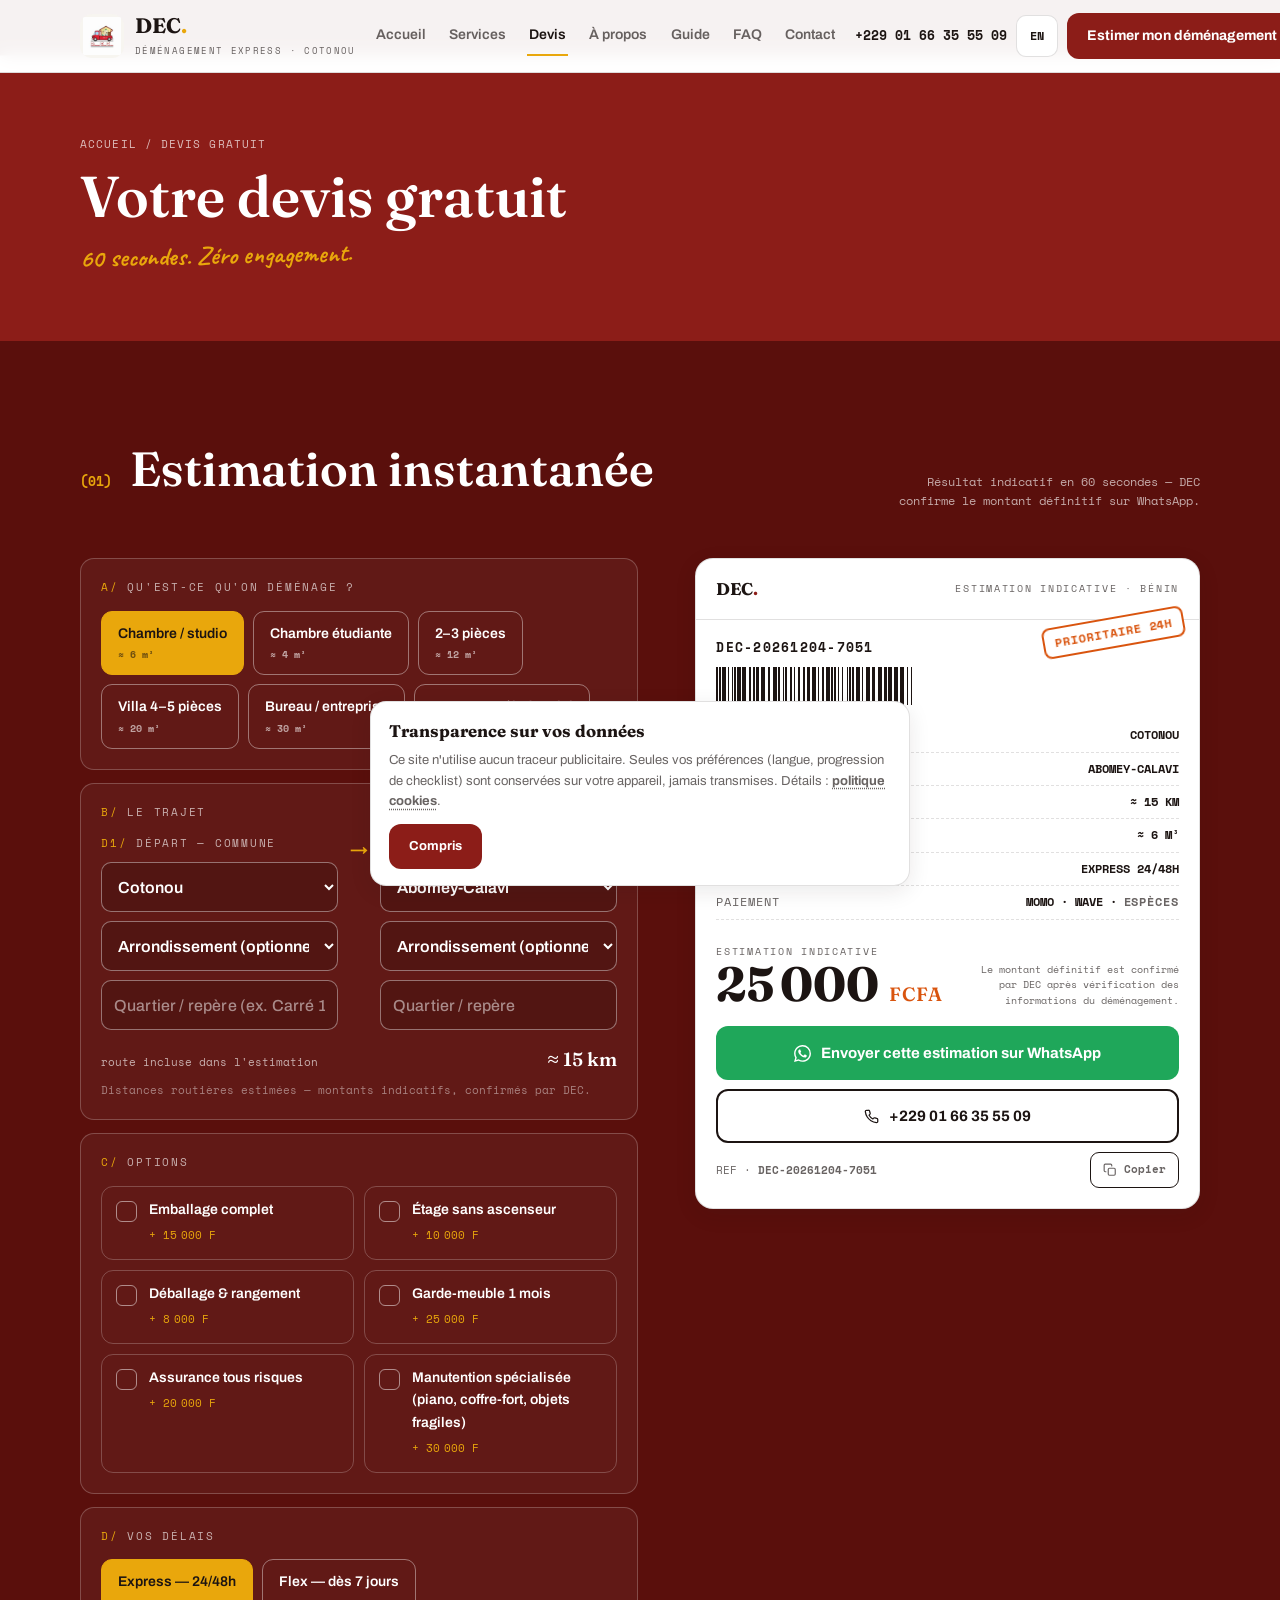
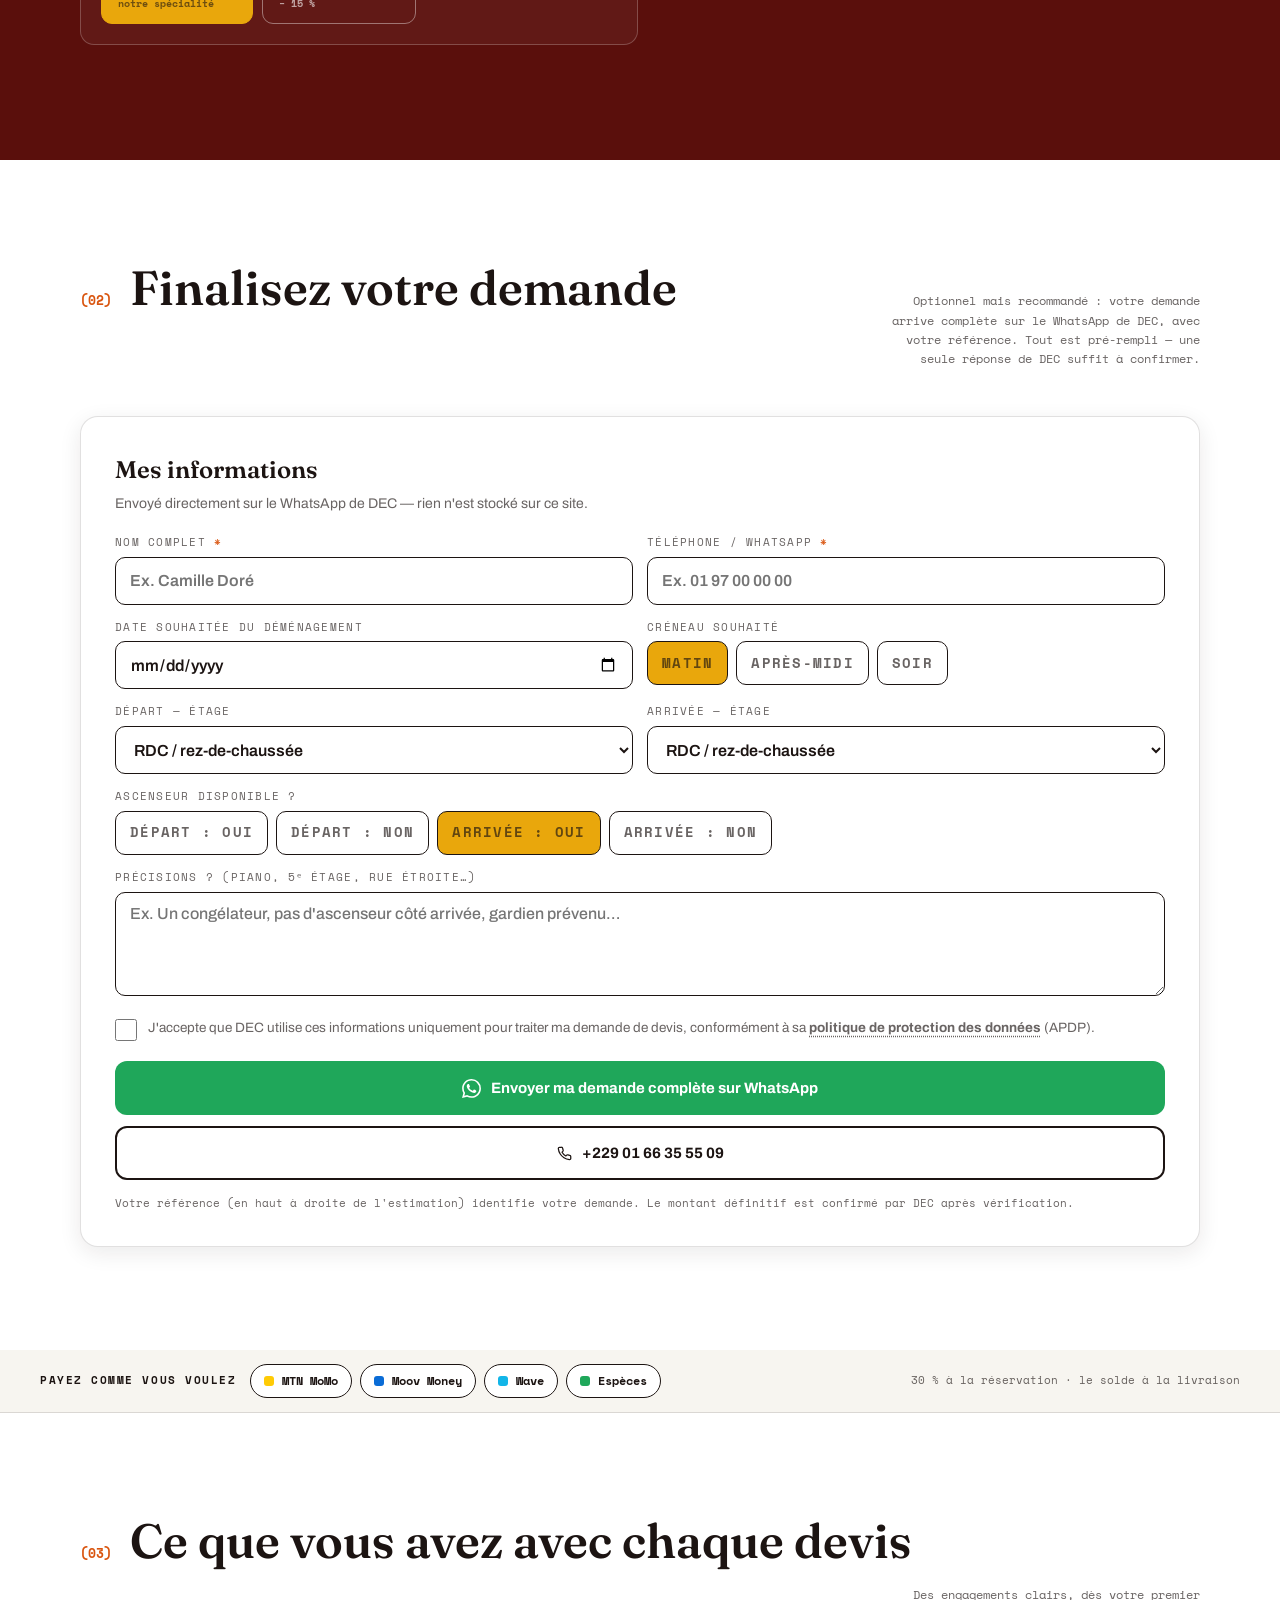
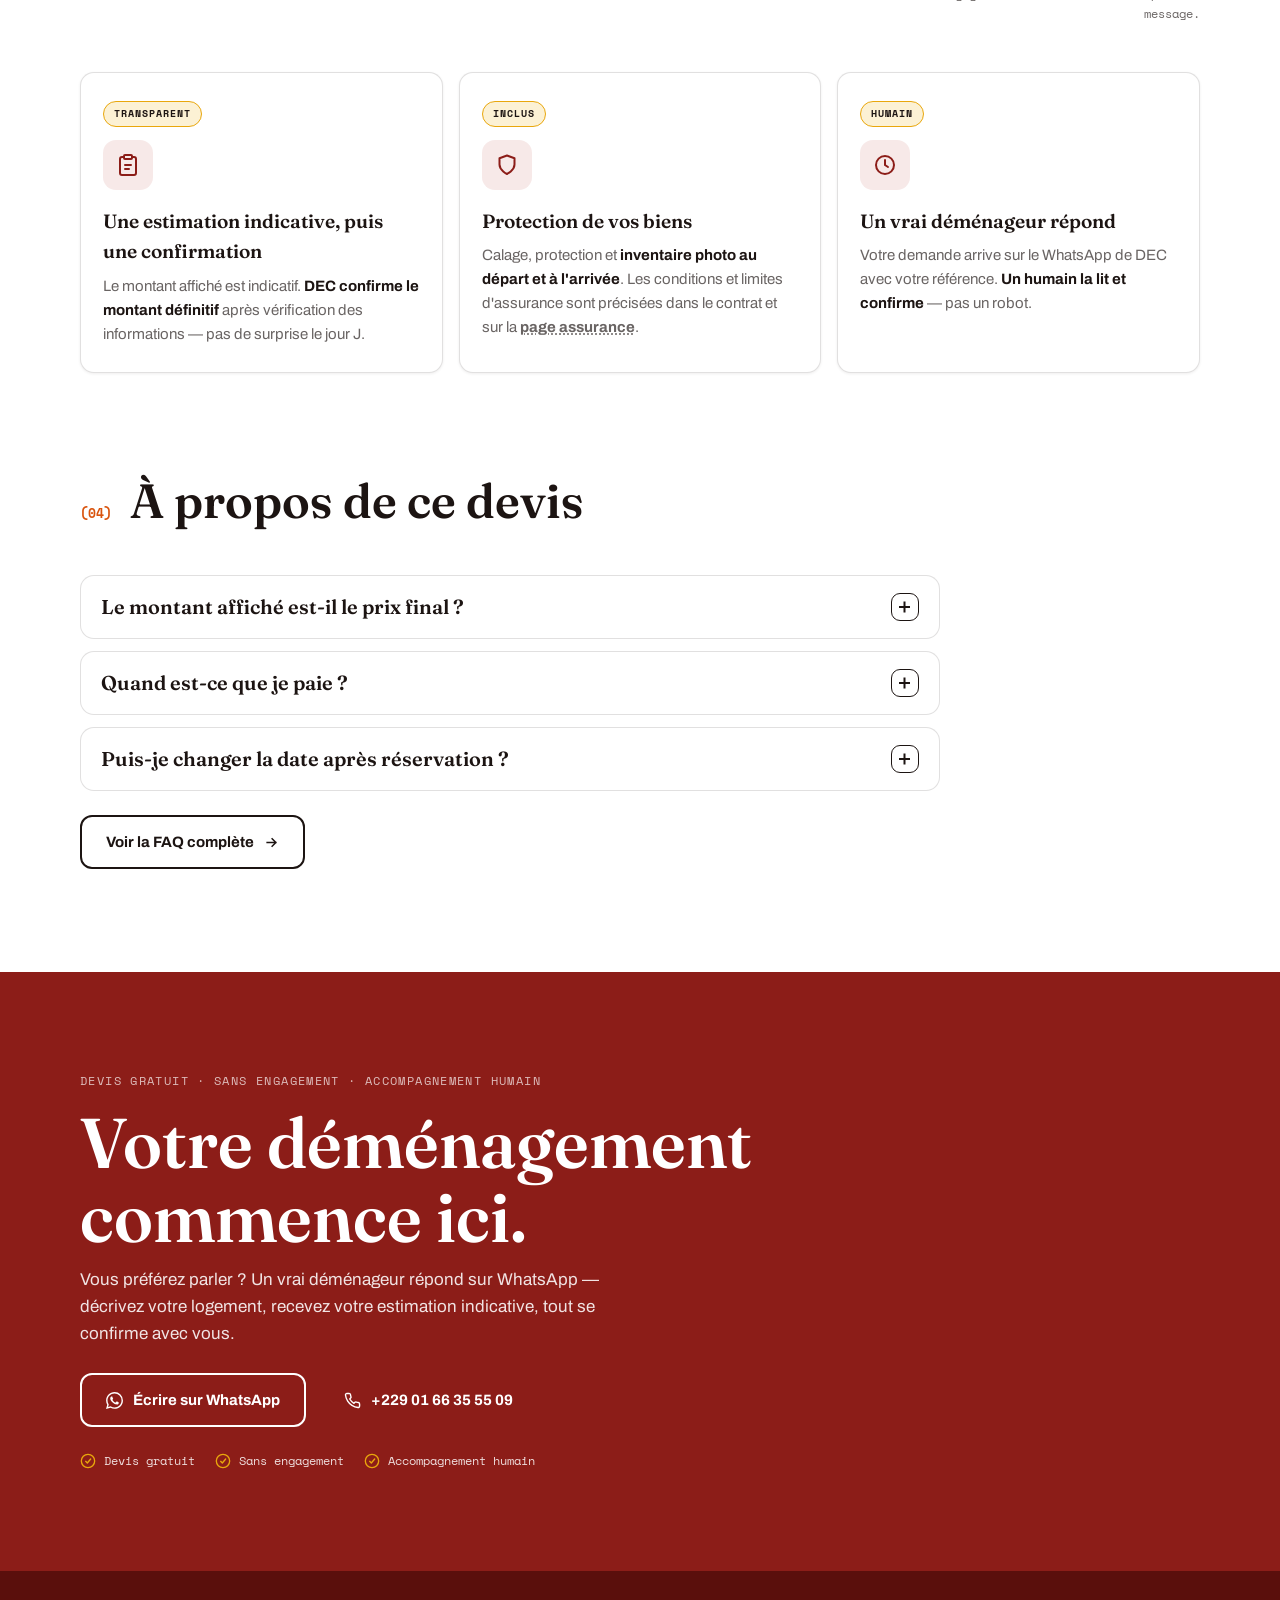
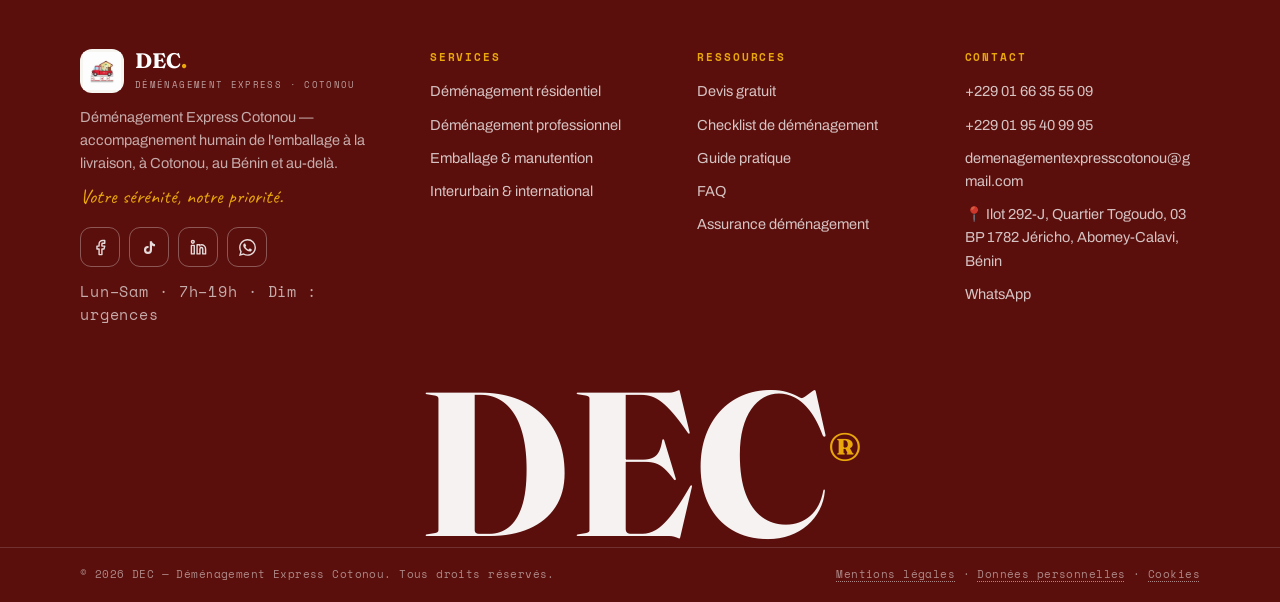
<file: devis.html>
<!DOCTYPE html>
<html lang="fr" class="no-js">
<head>
<meta charset="UTF-8">
<meta name="viewport" content="width=device-width, initial-scale=1.0, viewport-fit=cover">
<meta name="theme-color" content="#8C1D18">
<title>Devis gratuit — Estimation indicative en 60 secondes | DEC Déménagement Express Cotonou</title>
<meta name="description" content="Estimez votre déménagement à Cotonou, Calavi, Parakou, Lomé, Abidjan… Montant indicatif immédiat, confirmation définitive par DEC sur WhatsApp. Gratuit, sans engagement.">
<!-- TODO_OFFICIEL : remplacer par votre domaine définitif -->
<link rel="canonical" href="https://www.dec-benin.com/devis.html">
<meta property="og:type" content="website">
<meta property="og:title" content="Devis gratuit — DEC Déménagement Express Cotonou">
<meta property="og:description" content="Estimation indicative en 60 secondes. Le montant définitif est confirmé par DEC sur WhatsApp.">
<meta property="og:url" content="https://www.dec-benin.com/devis.html">
<meta property="og:image" content="https://www.dec-benin.com/assets/images/logo.jpeg">
<meta name="twitter:card" content="summary_large_image">
<link rel="icon" type="image/svg+xml" href="favicon.svg">
<script>document.documentElement.classList.replace('no-js','js');</script>
<link rel="preconnect" href="https://fonts.googleapis.com">
<link rel="preconnect" href="https://fonts.gstatic.com" crossorigin>
<link href="https://fonts.googleapis.com/css2?family=Fraunces:ital,opsz,wght@0,9..144,500;0,9..144,600;0,9..144,700;1,9..144,500;1,9..144,600&family=Archivo:wght@400;500;600;700&family=Space+Mono:wght@400;700&family=Caveat:wght@600;700&display=swap" rel="stylesheet">
<link rel="stylesheet" href="assets/css/style.css">
<script src="assets/js/config.js"></script>
</head>
<body data-page="devis" data-title-fr="Devis gratuit — Estimation indicative en 60 secondes | DEC Déménagement Express Cotonou">

<div class="progress" id="progressBar" aria-hidden="true"></div>

<!-- Sprite d'icônes -->
<svg width="0" height="0" style="position:absolute" aria-hidden="true">
  <symbol id="ic-wa" viewBox="0 0 24 24"><path fill="currentColor" d="M17.472 14.382c-.297-.149-1.758-.867-2.03-.967-.273-.099-.471-.148-.67.15-.197.297-.767.966-.94 1.164-.173.199-.347.223-.644.075-.297-.15-1.255-.463-2.39-1.475-.883-.788-1.48-1.761-1.653-2.059-.173-.297-.018-.458.13-.606.134-.133.298-.347.446-.52.149-.174.198-.298.298-.497.099-.198.05-.371-.025-.52-.075-.149-.669-1.612-.916-2.207-.242-.579-.487-.5-.669-.51-.173-.008-.371-.01-.57-.01-.198 0-.52.074-.792.372-.272.297-1.04 1.016-1.04 2.479 0 1.462 1.065 2.875 1.213 3.074.149.198 2.096 3.2 5.077 4.487.709.306 1.262.489 1.694.625.712.227 1.36.195 1.871.118.571-.085 1.758-.719 2.006-1.413.248-.694.248-1.289.173-1.413-.074-.124-.272-.198-.57-.347m-5.421 7.403h-.004a9.87 9.87 0 0 1-5.031-1.378l-.361-.214-3.741.982.998-3.648-.235-.374a9.86 9.86 0 0 1-1.51-5.26c.001-5.45 4.436-9.884 9.888-9.884 2.64 0 5.122 1.03 6.988 2.898a9.825 9.825 0 0 1 2.893 6.994c-.003 5.45-4.437 9.884-9.885 9.884m8.413-18.297A11.815 11.815 0 0 0 12.05 0C5.495 0 .16 5.335.157 11.892c0 2.096.547 4.142 1.588 5.945L.057 24l6.305-1.654a11.882 11.882 0 0 0 5.683 1.448h.005c6.554 0 11.89-5.335 11.893-11.893a11.821 11.821 0 0 0-3.48-8.413z"/></symbol>
  <symbol id="ic-truck" viewBox="0 0 24 24"><g fill="none" stroke="currentColor" stroke-width="2" stroke-linecap="round" stroke-linejoin="round"><rect x="1" y="4" width="13.5" height="11.5" rx="1.5"/><path d="M14.5 8.5h4.2l3.8 4v3h-8z"/><circle cx="5.6" cy="18.2" r="2.1"/><circle cx="17.6" cy="18.2" r="2.1"/></g></symbol>
  <symbol id="ic-phone" viewBox="0 0 24 24"><path fill="none" stroke="currentColor" stroke-width="2" stroke-linecap="round" stroke-linejoin="round" d="M22 16.92v3a2 2 0 0 1-2.18 2 19.79 19.79 0 0 1-8.63-3.07 19.5 19.5 0 0 1-6-6A19.79 19.79 0 0 1 2.12 4.18 2 2 0 0 1 4.11 2h3a2 2 0 0 1 2 1.72c.13.96.36 1.9.7 2.81a2 2 0 0 1-.45 2.11L8.09 9.91a16 16 0 0 0 6 6l1.27-1.27a2 2 0 0 1 2.11-.45c.91.34 1.85.57 2.81.7A2 2 0 0 1 22 16.92z"/></symbol>
  <symbol id="ic-shield" viewBox="0 0 24 24"><path fill="none" stroke="currentColor" stroke-width="2" stroke-linecap="round" stroke-linejoin="round" d="M12 21s7.5-3.7 7.5-9.4V5.2L12 2.5 4.5 5.2v6.4C4.5 17.3 12 21 12 21z"/></symbol>
  <symbol id="ic-clock" viewBox="0 0 24 24"><g fill="none" stroke="currentColor" stroke-width="2" stroke-linecap="round"><circle cx="12" cy="12" r="9"/><path d="M12 7v5l3 2"/></g></symbol>
  <symbol id="ic-clip" viewBox="0 0 24 24"><g fill="none" stroke="currentColor" stroke-width="2" stroke-linecap="round" stroke-linejoin="round"><rect x="8" y="2" width="8" height="4" rx="1"/><path d="M16 4h2a2 2 0 0 1 2 2v14a2 2 0 0 1-2 2H6a2 2 0 0 1-2-2V6a2 2 0 0 1 2-2h2"/><path d="M9 12h6M9 16h4"/></g></symbol>
  <symbol id="ic-check" viewBox="0 0 24 24"><g fill="none" stroke="currentColor" stroke-width="2" stroke-linecap="round" stroke-linejoin="round"><circle cx="12" cy="12" r="10"/><path d="m8.5 12.5 2.5 2.5 5-6"/></g></symbol>
  <symbol id="ic-box" viewBox="0 0 24 24"><g fill="none" stroke="currentColor" stroke-width="2" stroke-linecap="round" stroke-linejoin="round"><path d="M21 8 12 3 3 8v8l9 5 9-5z"/><path d="m3 8 9 5 9-5"/><path d="M12 13v8"/></g></symbol>
  <symbol id="ic-fb" viewBox="0 0 24 24"><path fill="none" stroke="currentColor" stroke-width="2" stroke-linecap="round" stroke-linejoin="round" d="M18 2h-3a5 5 0 0 0-5 5v3H7v4h3v8h4v-8h3l1-4h-4V7a1 1 0 0 1 1-1h3z"/></symbol>
  <symbol id="ic-tiktok" viewBox="0 0 24 24"><path fill="currentColor" d="M16.6 5.82A4.28 4.28 0 0 1 15.54 3h-3.09v12.4a2.59 2.59 0 1 1-2.59-2.59c.27 0 .53.04.77.12V9.77a5.76 5.76 0 0 0-.77-.05 5.66 5.66 0 1 0 5.66 5.66V9.01a7.35 7.35 0 0 0 4.3 1.38V7.3a4.28 4.28 0 0 1-3.22-1.48z"/></symbol>
  <symbol id="ic-in" viewBox="0 0 24 24"><g fill="none" stroke="currentColor" stroke-width="2" stroke-linecap="round" stroke-linejoin="round"><path d="M16 8a6 6 0 0 1 6 6v7h-4v-7a2 2 0 0 0-4 0v7h-4V8h4v2"/><rect x="2" y="9" width="4" height="12"/><circle cx="4" cy="4" r="2"/></g></symbol>
  <symbol id="ic-arr" viewBox="0 0 24 24"><path fill="none" stroke="currentColor" stroke-width="2.4" stroke-linecap="square" d="M5 12h14M13 6l6 6-6 6"/></symbol>
  <symbol id="ic-arl" viewBox="0 0 24 24"><path fill="none" stroke="currentColor" stroke-width="2.4" stroke-linecap="square" d="M19 12H5M11 6l-6 6 6 6"/></symbol>
  <symbol id="ic-pin" viewBox="0 0 24 24"><g fill="none" stroke="currentColor" stroke-width="2" stroke-linecap="round" stroke-linejoin="round"><path d="M21 10c0 7-9 13-9 13s-9-6-9-13a9 9 0 0 1 18 0z"/><circle cx="12" cy="10" r="3"/></g></symbol>
  <symbol id="ic-mail" viewBox="0 0 24 24"><g fill="none" stroke="currentColor" stroke-width="2" stroke-linecap="round" stroke-linejoin="round"><rect x="2" y="4" width="20" height="16" rx="2"/><path d="m22 7-10 6L2 7"/></g></symbol>
  <symbol id="ic-copy" viewBox="0 0 24 24"><g fill="none" stroke="currentColor" stroke-width="2" stroke-linecap="round" stroke-linejoin="round"><rect x="9" y="9" width="12" height="12" rx="2"/><path d="M5 15H4a2 2 0 0 1-2-2V4a2 2 0 0 1 2-2h9a2 2 0 0 1 2 2v1"/></g></symbol>
</svg>

<!-- ============ HEADER EN DUR ============ -->
<header class="site-head" id="siteHeader">
  <div class="wrap head-in">
    <a class="logo" href="index.html" aria-label="DEC — accueil">
      <span class="logo-tile"><svg class="ico" style="width:24px;height:24px" viewBox="0 0 24 24" aria-hidden="true"><path fill="currentColor" d="M12 21.5S3.8 17.4 3.8 11V4.9L12 2l8.2 2.9V11c0 6.4-8.2 10.5-8.2 10.5z"/><path fill="#8C1D18" d="M12 6.5 7.5 10.2h1.4v4.3h6.2v-4.3h1.4L12 6.5z"/></svg></span>
      <span class="logo-txt"><b>DEC<i>.</i></b><span data-en="EXPRESS MOVING · COTONOU">DÉMÉNAGEMENT EXPRESS · COTONOU</span></span>
    </a>
    <nav class="main-nav" aria-label="Navigation principale">
      <a href="index.html" data-en="Home">Accueil</a>
      <a href="services.html" data-en="Services">Services</a>
      <a href="devis.html" class="on" data-en="Quote">Devis</a>
      <a href="a-propos.html" data-en="About">À propos</a>
      <a href="organiser.html" data-en="Guide">Guide</a>
      <a href="faq.html" data-en="FAQ">FAQ</a>
      <a href="contact.html" data-en="Contact">Contact</a>
    </nav>
    <div class="head-right">
      <a class="head-tel" href="tel:+2290166355509">+229 01 66 35 55 09</a>
      <button class="lang-btn" id="langBtn" aria-label="Switch language / Changer de langue">EN</button>
      <a class="btn btn-solid btn-head" href="devis.html" data-en="Estimate my move">Estimer mon déménagement</a>
      <a class="btn btn-wa btn-head" data-wa-generic target="_blank" rel="noopener" href="#" aria-label="WhatsApp"><svg class="ico" style="width:17px;height:17px"><use href="#ic-wa"/></svg></a>
      <button class="burger" id="burger" aria-label="Ouvrir le menu" aria-expanded="false"><i></i><i></i></button>
    </div>
  </div>
</header>

<nav class="mobile-nav" id="mobileNav" aria-label="Menu mobile">
  <a href="index.html"><small>01</small><span data-en="Home">Accueil</span></a>
  <a href="services.html"><small>02</small><span data-en="Services">Services</span></a>
  <a href="devis.html"><small>03</small><span data-en="Quote">Devis</span></a>
  <a href="a-propos.html"><small>04</small><span data-en="About">À propos</span></a>
  <a href="organiser.html"><small>05</small><span data-en="Guide">Guide</span></a>
  <a href="faq.html"><small>06</small>FAQ</a>
  <a href="contact.html"><small>07</small><span data-en="Contact">Contact</span></a>
  <a href="checklist.html"><small>08</small><span data-en="Checklist">Checklist</span></a>
  <a href="tel:+2290166355509"><small>09</small><span data-en="Call">Appeler</span></a>
  <a data-wa-generic target="_blank" rel="noopener" href="#"><small>10</small>WhatsApp</a>
</nav>

<main id="main">

<!-- ============ EN-TÊTE ============ -->
<div class="pagehead">
  <div class="wrap">
    <nav class="crumbs" aria-label="Fil d'Ariane">
      <a href="index.html" data-en="Home">Accueil</a><span>/</span><span data-en="Free quote">Devis gratuit</span>
    </nav>
    <h1 data-en="Your free quote">Votre devis gratuit</h1>
    <span class="script" data-en="60 seconds. Zero commitment.">60 secondes. Zéro engagement.</span>
  </div>
</div>

<!-- ============ (01) ESTIMATEUR ============ -->
<section class="sec dark" id="estimateur">
  <div class="wrap">
    <div class="sec-head rv">
      <span class="sec-num">(01)</span>
      <h2 data-en="Instant estimate">Estimation instantanée</h2>
      <p class="sec-note" data-en="Indicative result in 60 seconds — DEC confirms the definitive amount on WhatsApp.">Résultat indicatif en 60 secondes — DEC confirme le montant définitif sur WhatsApp.</p>
    </div>
    <div class="quote-grid">
      <form id="quoteForm" novalidate>
        <div class="q-block rv">
          <span class="q-label"><i>A/</i> <span data-en="What are we moving?">Qu'est-ce qu'on déménage ?</span></span>
          <div class="seg" id="segHousing"><!-- généré par estimator.js depuis config.js --></div>
        </div>
        <div class="q-block rv" style="--d:.06s">
          <span class="q-label"><i>B/</i> <span data-en="The route">Le trajet</span></span>
          <div class="f-cascade">
            <div class="fc-side">
              <label class="q-label" style="margin:0"><i>D1/</i> <span data-en="Pickup — commune">Départ — commune</span></label>
              <select id="qFrom" aria-label="Commune de départ"><option>par defaut</option><option>Abomey</option><option>Abomey-Calavi</option><option>Adja-Ouèrè</option><option>Adjarra</option><option>Adjohoun</option><option>Agbangnizoun</option><option>Aguégués</option><option>Akpro-Missérété</option><option>Allada</option><option>Aplahoué</option><option>Athiémé</option><option>Avrankou</option><option>Banikoara</option><option>Bantè</option><option>Bassila</option><option>Bembéréké</option><option>Bohicon</option><option>Bonou</option><option>Bopa</option><option>Boukoumbé</option><option>Comè</option><option>Copargo</option><option>Cotonou</option><option>Covè</option><option>Dangbo</option><option>Dassa-Zoumè</option><option>Djakotomey</option><option>Djidja</option><option>Djougou</option><option>Dogbo</option><option>Glazoué</option><option>Gogounou</option><option>Grand-Popo</option><option>Houéyogbé</option><option>Ifangni</option><option>Kalalé</option><option>Kandi</option><option>Karimama</option><option>Kérou</option><option>Kétou</option><option>Klouékanmè</option><option>Kouandé</option><option>Kpomassè</option><option>Lalo</option><option>Lokossa</option><option>Malanville</option><option>Matéri</option><option>N'Dali</option><option>Natitingou</option><option>Nikki</option><option>Ouaké</option><option>Ouèssè</option><option>Ouidah</option><option>Ouinhi</option><option>Parakou</option><option>Pèrèrè</option><option>Péhunco</option><option>Pobè</option><option>Porto-Novo</option><option>Sakété</option><option>Savalou</option><option>Savè</option><option>Segbana</option><option>Sèmè-Kpodji</option><option>Sinendé</option><option>Sô-Ava</option><option>Tanguiéta</option><option>Tchaourou</option><option>Toffo</option><option>Tori-Bossito</option><option>Toucountouna</option><option>Toviklin</option><option>Za-Kpota</option><option>Zagnanado</option><option>Zè</option><option>Zogbodomey</option></select>
              <select id="qFromArr" aria-label="Arrondissement de départ"></select>
              <input id="qFromQ" type="text" data-en-ph="Quarter / landmark (e.g. Carré 1188)" placeholder="Quartier / repère (ex. Carré 1188)" aria-label="Quartier de départ">
            </div>
            <span class="arr" aria-hidden="true">→</span>
            <div class="fc-side">
              <label class="q-label" style="margin:0"><i>A1/</i> <span data-en="Drop-off — commune">Arrivée — commune</span></label>
              <select id="qTo" aria-label="Commune d'arrivée"><option>par defaut</option><option>Abomey</option><option>Abomey-Calavi</option><option>Adja-Ouèrè</option><option>Adjarra</option><option>Adjohoun</option><option>Agbangnizoun</option><option>Aguégués</option><option>Akpro-Missérété</option><option>Allada</option><option>Aplahoué</option><option>Athiémé</option><option>Avrankou</option><option>Banikoara</option><option>Bantè</option><option>Bassila</option><option>Bembéréké</option><option>Bohicon</option><option>Bonou</option><option>Bopa</option><option>Boukoumbé</option><option>Comè</option><option>Copargo</option><option>Cotonou</option><option>Covè</option><option>Dangbo</option><option>Dassa-Zoumè</option><option>Djakotomey</option><option>Djidja</option><option>Djougou</option><option>Dogbo</option><option>Glazoué</option><option>Gogounou</option><option>Grand-Popo</option><option>Houéyogbé</option><option>Ifangni</option><option>Kalalé</option><option>Kandi</option><option>Karimama</option><option>Kérou</option><option>Kétou</option><option>Klouékanmè</option><option>Kouandé</option><option>Kpomassè</option><option>Lalo</option><option>Lokossa</option><option>Malanville</option><option>Matéri</option><option>N'Dali</option><option>Natitingou</option><option>Nikki</option><option>Ouaké</option><option>Ouèssè</option><option>Ouidah</option><option>Ouinhi</option><option>Parakou</option><option>Pèrèrè</option><option>Péhunco</option><option>Pobè</option><option>Porto-Novo</option><option>Sakété</option><option>Savalou</option><option>Savè</option><option>Segbana</option><option>Sèmè-Kpodji</option><option>Sinendé</option><option>Sô-Ava</option><option>Tanguiéta</option><option>Tchaourou</option><option>Toffo</option><option>Tori-Bossito</option><option>Toucountouna</option><option>Toviklin</option><option>Za-Kpota</option><option>Zagnanado</option><option>Zè</option><option>Zogbodomey</option></select>
              <select id="qToArr" aria-label="Arrondissement d'arrivée"></select>
              <input id="qToQ" type="text" data-en-ph="Quarter / landmark" placeholder="Quartier / repère" aria-label="Quartier d'arrivée">
            </div>
          </div>
          <p class="dist-head">
            <span class="cost" id="distCost">—</span>
            <b id="distVal">—</b>
          </p>
          <p class="dist-note" data-en="Estimated road distances — indicative amounts, confirmed by DEC.">Distances routières estimées — montants indicatifs, confirmés par DEC.</p>
        </div>
        <div class="q-block rv" style="--d:.12s">
          <span class="q-label"><i>C/</i> <span data-en="Options">Options</span></span>
          <div class="opts" id="optBoxes"><!-- généré par estimator.js --></div>
        </div>
        <div class="q-block rv" style="--d:.18s">
          <span class="q-label"><i>D/</i> <span data-en="Your timing">Vos délais</span></span>
          <div class="seg">
            <label><input type="radio" name="speed" value="express" checked><span class="pill"><span data-en="Express — 24/48h">Express — 24/48h</span><small data-en="our specialty">notre spécialité</small></span></label>
            <label><input type="radio" name="speed" value="flex"><span class="pill"><span data-en="Flex — from 7 days">Flex — dès 7 jours</span><small>− 15 %</small></span></label>
          </div>
        </div>
      </form>

      <!-- Étiquette ESTIMATION INDICATIVE -->
      <div class="label-card rv" style="--d:.1s" aria-live="polite">
        <div class="stamp-prio" id="prioStamp" data-en="Priority 24h">Prioritaire 24h</div>
        <div class="label-head"><b>DEC<i>.</i></b><span data-en="INDICATIVE ESTIMATE · BENIN">ESTIMATION INDICATIVE · BÉNIN</span></div>
        <div class="label-ref">
          <span class="ref" id="lblRef">DEC-…</span>
          <div class="barcode" id="barcode" aria-hidden="true"></div>
        </div>
        <div class="label-rows">
          <div class="lr"><span data-en="FROM">DÉPART</span><span id="lblFrom">—</span></div>
          <div class="lr"><span data-en="TO">ARRIVÉE</span><span id="lblTo">—</span></div>
          <div class="lr"><span data-en="ROUTE">TRAJET</span><span id="lblKm">—</span></div>
          <div class="lr"><span data-en="VOLUME">VOLUME</span><span id="lblVol">—</span></div>
          <div class="lr"><span data-en="SERVICE">SERVICE</span><span id="lblSvc">—</span></div>
          <div class="lr"><span data-en="PAYMENT">PAIEMENT</span><span>MoMo · Wave · <span data-en="Cash">Espèces</span></span></div>
        </div>
        <div class="label-price">
          <div><span class="p-lab" data-en="INDICATIVE ESTIMATE">ESTIMATION INDICATIVE</span><span class="p-val" id="priceOut">— <small>FCFA</small></span></div>
          <span class="p-sub" data-en="The definitive amount is confirmed by DEC after checking the moving details.">Le montant définitif est confirmé par DEC après vérification des informations du déménagement.</span>
        </div>
        <div class="label-cta">
          <a class="btn btn-wa" id="btnWa" target="_blank" rel="noopener" href="#">
            <svg class="ico" style="width:17px;height:17px"><use href="#ic-wa"/></svg><span data-en="Send this estimate on WhatsApp">Envoyer cette estimation sur WhatsApp</span>
          </a>
          <a class="btn btn-ghost" href="tel:+2290166355509">
            <svg class="ico" style="width:15px;height:15px"><use href="#ic-phone"/></svg>+229 01 66 35 55 09
          </a>
          <div class="copy-row">
            <span>REF · <b id="refEcho">DEC-…</b></span>
            <button type="button" class="copy-btn" id="btnCopy"><svg class="ico"><use href="#ic-copy"/></svg><span data-en="Copy">Copier</span></button>
          </div>
        </div>
      </div>
    </div>
  </div>
</section>

<!-- ============ (02) FORMULAIRE DÉTAILLÉ ============ -->
<section class="sec" id="demande">
  <div class="wrap">
    <div class="sec-head rv">
      <span class="sec-num">(02)</span>
      <h2 data-en="Complete your request">Finalisez votre demande</h2>
      <p class="sec-note" data-en="Optional but recommended: your request arrives complete on DEC's WhatsApp, with your reference. Everything is prefilled — one reply from DEC confirms it.">Optionnel mais recommandé : votre demande arrive complète sur le WhatsApp de DEC, avec votre référence. Tout est pré-rempli — une seule réponse de DEC suffit à confirmer.</p>
    </div>
    <div class="form-card rv">
      <p class="f-title" data-en="My details">Mes informations</p>
      <p class="f-sub" data-en="Sent directly to DEC's WhatsApp — nothing is stored on this site.">Envoyé directement sur le WhatsApp de DEC — rien n'est stocké sur ce site.</p>
      <form id="fullForm" novalidate>
        <div class="f-grid">
          <div class="f-field" id="wName">
            <label for="fName" data-en="Full name *">Nom complet <em>*</em></label>
            <input id="fName" name="fName" type="text" autocomplete="name" required placeholder="Ex. Camille Doré">
            <span class="f-err" data-en="Please give us a name.">Il nous faut un nom.</span>
          </div>
          <div class="f-field" id="wPhone">
            <label for="fPhone" data-en="Phone / WhatsApp *">Téléphone / WhatsApp <em>*</em></label>
            <input id="fPhone" name="fPhone" type="tel" inputmode="tel" autocomplete="tel" required placeholder="Ex. 01 97 00 00 00">
            <span class="f-err" data-en="Number with at least 8 digits expected.">Numéro d'au moins 8 chiffres attendu.</span>
          </div>
          <div class="f-field">
            <label for="fDate" data-en="Preferred moving date">Date souhaitée du déménagement</label>
            <input id="fDate" name="fDate" type="date">
          </div>
          <div class="f-field">
            <label data-en="Preferred time slot">Créneau souhaité</label>
            <div class="f-pillseg" role="radiogroup" aria-label="Créneau souhaité">
              <label><input type="radio" name="slot" value="Matin (7h–11h)" checked><span class="pill" data-en="Morning">Matin</span></label>
              <label><input type="radio" name="slot" value="Après-midi (11h–16h)"><span class="pill" data-en="Afternoon">Après-midi</span></label>
              <label><input type="radio" name="slot" value="Soir (16h–19h)"><span class="pill" data-en="Evening">Soir</span></label>
            </div>
          </div>
          <div class="f-field">
            <label for="fFromFloor" data-en="Pickup — floor">Départ — étage</label>
            <select id="fFromFloor" name="fFromFloor">
              <option data-en="Ground floor">RDC / rez-de-chaussée</option>
              <option>1</option><option>2</option><option>3</option><option>4</option>
              <option data-en="5 or more">5 et plus</option>
            </select>
          </div>
          <div class="f-field">
            <label for="fToFloor" data-en="Delivery — floor">Arrivée — étage</label>
            <select id="fToFloor" name="fToFloor">
              <option data-en="Ground floor">RDC / rez-de-chaussée</option>
              <option>1</option><option>2</option><option>3</option><option>4</option>
              <option data-en="5 or more">5 et plus</option>
            </select>
          </div>
          <div class="f-field f-full">
            <label data-en="Lift available?">Ascenseur disponible ?</label>
            <div class="f-pillseg" role="radiogroup" aria-label="Ascenseur">
              <label><input type="radio" name="lift" value="Départ : ascenseur" checked><span class="pill" data-en="Pickup: yes">Départ : oui</span></label>
              <label><input type="radio" name="lift" value="Départ : sans ascenseur"><span class="pill" data-en="Pickup: no">Départ : non</span></label>
              <label><input type="radio" name="lift" value="Arrivée : ascenseur" checked><span class="pill" data-en="Delivery: yes">Arrivée : oui</span></label>
              <label><input type="radio" name="lift" value="Arrivée : sans ascenseur"><span class="pill" data-en="Delivery: no">Arrivée : non</span></label>
            </div>
          </div>
          <div class="f-field f-full">
            <label for="fNotes" data-en="Anything else? (piano, 5th floor, narrow street…)">Précisions ? (piano, 5ᵉ étage, rue étroite…)</label>
            <textarea id="fNotes" name="fNotes" placeholder="Ex. Un congélateur, pas d'ascenseur côté arrivée, gardien prévenu…"></textarea>
          </div>
          <div class="f-full f-check" id="wConsent">
            <input id="fConsent" name="fConsent" type="checkbox">
            <span><span data-en="I agree that DEC uses this information only to handle my quote request, in line with its">J'accepte que DEC utilise ces informations uniquement pour traiter ma demande de devis, conformément à sa</span>
            <a href="mentions-legales.html#donnees" data-en="data protection policy">politique de protection des données</a><span data-en="(APDP)."> (APDP).</span></span>
            <span class="f-err" data-en="Your consent is required to send.">Votre consentement est requis pour envoyer.</span>
          </div>
        </div>
        <div class="f-actions">
          <button class="btn btn-wa" type="submit" id="btnFullWa">
            <svg class="ico" style="width:19px;height:19px"><use href="#ic-wa"/></svg><span data-en="Send my complete request on WhatsApp">Envoyer ma demande complète sur WhatsApp</span>
          </button>
          <a class="btn btn-ghost" href="tel:+2290166355509">
            <svg class="ico" style="width:15px;height:15px"><use href="#ic-phone"/></svg>+229 01 66 35 55 09
          </a>
          <p class="f-note" data-en="Your reference (top right of the estimate) identifies your request. The definitive amount is confirmed by DEC after checking.">Votre référence (en haut à droite de l'estimation) identifie votre demande. Le montant définitif est confirmé par DEC après vérification.</p>
        </div>
      </form>
    </div>
  </div>
</section>

<!-- ============ (03) PAIEMENTS ============ -->
<div class="pays">
  <div class="wrap pays-in">
    <span class="pays-lab" data-en="Pay your way">Payez comme vous voulez</span>
    <div class="chips">
      <span class="chip"><i class="d-gold"></i>MTN MoMo</span>
      <span class="chip"><i class="d-blue"></i>Moov Money</span>
      <span class="chip"><i class="d-cyan"></i>Wave</span>
      <span class="chip"><i class="d-green"></i><span data-en="Cash">Espèces</span></span>
    </div>
    <span class="pays-note" data-en="30% to book · balance on delivery">30 % à la réservation · le solde à la livraison</span>
  </div>
</div>

<!-- ============ (04) GARANTIES ============ -->
<section class="sec" id="garanties">
  <div class="wrap">
    <div class="sec-head rv">
      <span class="sec-num">(03)</span>
      <h2 data-en="What you get with every quote">Ce que vous avez avec chaque devis</h2>
      <p class="sec-note" data-en="Clear commitments, from your first message.">Des engagements clairs, dès votre premier message.</p>
    </div>
    <div class="why-grid cols-3">
      <article class="why rv">
        <span class="why-tag" data-en="Transparent">Transparent</span>
        <span class="why-ico"><svg class="ico"><use href="#ic-clip"/></svg></span>
        <h3 data-en="An indicative estimate, then a confirmation">Une estimation indicative, puis une confirmation</h3>
        <p data-en="The displayed amount is indicative. <b>DEC confirms the definitive amount</b> after checking your moving details — no surprise on the day.">Le montant affiché est indicatif. <b>DEC confirme le montant définitif</b> après vérification des informations — pas de surprise le jour J.</p>
      </article>
      <article class="why rv" style="--d:.08s">
        <span class="why-tag" data-en="Included">Inclus</span>
        <span class="why-ico"><svg class="ico"><use href="#ic-shield"/></svg></span>
        <h3 data-en="Protection of your goods">Protection de vos biens</h3>
        <p data-en="Padding, securing and <b>photo inventory at pickup and delivery</b>. Insurance conditions and limits are specified in the contract and on the <a href='assurance.html' style='font-weight:700;text-decoration:underline dotted'>insurance page</a>.">Calage, protection et <b>inventaire photo au départ et à l'arrivée</b>. Les conditions et limites d'assurance sont précisées dans le contrat et sur la <a href="assurance.html" style="font-weight:700;text-decoration:underline dotted">page assurance</a>.</p>
      </article>
      <article class="why rv" style="--d:.16s">
        <span class="why-tag" data-en="Human">Humain</span>
        <span class="why-ico"><svg class="ico"><use href="#ic-clock"/></svg></span>
        <h3 data-en="A real mover answers">Un vrai déménageur répond</h3>
        <p data-en="Your request arrives on DEC's WhatsApp with your reference. <b>A human reads it and confirms</b> — not a robot.">Votre demande arrive sur le WhatsApp de DEC avec votre référence. <b>Un humain la lit et confirme</b> — pas un robot.</p>
      </article>
    </div>
  </div>
</section>

<!-- ============ (04) MINI-FAQ ============ -->
<section class="sec" id="faq-devis" style="padding-top:0">
  <div class="wrap">
    <div class="sec-head rv">
      <span class="sec-num">(04)</span>
      <h2 data-en="About this quote">À propos de ce devis</h2>
    </div>
    <div class="faq-wrap">
      <div class="faq-item rv">
        <button class="faq-q" aria-expanded="false"><h3 data-en="Is the displayed amount the final price?">Le montant affiché est-il le prix final&nbsp;?</h3><span class="fx" aria-hidden="true"></span></button>
        <div class="faq-a"><div><p data-en="No — it is an <b>indicative estimate</b>. The definitive amount is confirmed by DEC after checking your moving details (access, exact volume, options). Once confirmed by DEC, it is committed.">Non — il s'agit d'une <b>estimation indicative</b>. Le montant définitif est confirmé par DEC après vérification des informations du déménagement (accès, volume exact, options). Une fois confirmé par DEC, il est engagé.</p></div></div>
      </div>
      <div class="faq-item rv" style="--d:.05s">
        <button class="faq-q" aria-expanded="false"><h3 data-en="When do I pay?">Quand est-ce que je paie&nbsp;?</h3><span class="fx" aria-hidden="true"></span></button>
        <div class="faq-a"><div><p data-en="30% to book your slot (MoMo, Moov Money, Wave or cash), the balance on delivery, once everything is in place and checked.">30 % pour bloquer votre créneau (MoMo, Moov Money, Wave ou espèces), le solde à la livraison, quand tout est en place et vérifié.</p></div></div>
      </div>
      <div class="faq-item rv" style="--d:.1s">
        <button class="faq-q" aria-expanded="false"><h3 data-en="Can I change the date after booking?">Puis-je changer la date après réservation&nbsp;?</h3><span class="fx" aria-hidden="true"></span></button>
        <div class="faq-a"><div><p data-en="Yes, free of charge up to 48h before the move, subject to availability. Beyond that, contact DEC on WhatsApp — we always look for a solution.">Oui, sans frais jusqu'à 48h avant le déménagement, sous réserve de disponibilité. Au-delà, contactez DEC sur WhatsApp — nous cherchons toujours une solution.</p></div></div>
      </div>
    </div>
    <div class="cta-row rv" style="margin-top:24px">
      <a class="btn btn-ghost" href="faq.html"><span data-en="See the full FAQ">Voir la FAQ complète</span><svg class="ico" style="width:15px;height:15px"><use href="#ic-arr"/></svg></a>
    </div>
  </div>
</section>

<!-- ============ CTA FINAL ============ -->
<section class="cta-final" id="contact">
  <div class="wrap">
    <p class="kicker rv" data-en="Free quote · No commitment · Human support">Devis gratuit · Sans engagement · Accompagnement humain</p>
    <h2 class="rv" style="--d:.08s" data-en="Your move starts here.">Votre déménagement commence ici.</h2>
    <p class="lead rv" style="--d:.14s" data-en="Prefer to talk? A real mover answers on WhatsApp — describe your home, get your indicative estimate, everything is confirmed with you.">Vous préférez parler ? Un vrai déménageur répond sur WhatsApp — décrivez votre logement, recevez votre estimation indicative, tout se confirme avec vous.</p>
    <div class="cta-row-final rv" style="--d:.2s">
      <a class="btn btn-inv" data-wa-generic target="_blank" rel="noopener" href="#">
        <svg class="ico" style="width:17px;height:17px"><use href="#ic-wa"/></svg><span data-en="Write on WhatsApp">Écrire sur WhatsApp</span>
      </a>
      <a class="btn btn-ghost-inv" href="tel:+2290166355509"><svg class="ico" style="width:17px;height:17px"><use href="#ic-phone"/></svg>+229 01 66 35 55 09</a>
    </div>
    <ul class="checks rv" style="--d:.26s">
      <li><svg class="ico"><use href="#ic-check"/></svg><span data-en="Free quote">Devis gratuit</span></li>
      <li><svg class="ico"><use href="#ic-check"/></svg><span data-en="No commitment">Sans engagement</span></li>
      <li><svg class="ico"><use href="#ic-check"/></svg><span data-en="Human support">Accompagnement humain</span></li>
    </ul>
  </div>
</section>

</main>

<footer id="siteFooter"></footer>

<!-- Barre mobile en dur -->
<div class="mbar">
  <a class="m-call" href="tel:+2290166355509"><svg class="ico" style="width:17px;height:17px"><use href="#ic-phone"/></svg><span data-en="Call">Appeler</span></a>
  <a class="m-wa" data-wa-generic target="_blank" rel="noopener" href="#"><svg class="ico" style="width:19px;height:19px"><use href="#ic-wa"/></svg>WhatsApp</a>
</div>

<script src="assets/js/main.js" defer></script>
<script src="assets/js/estimator.js" defer></script>
</body>
</html>
</file>
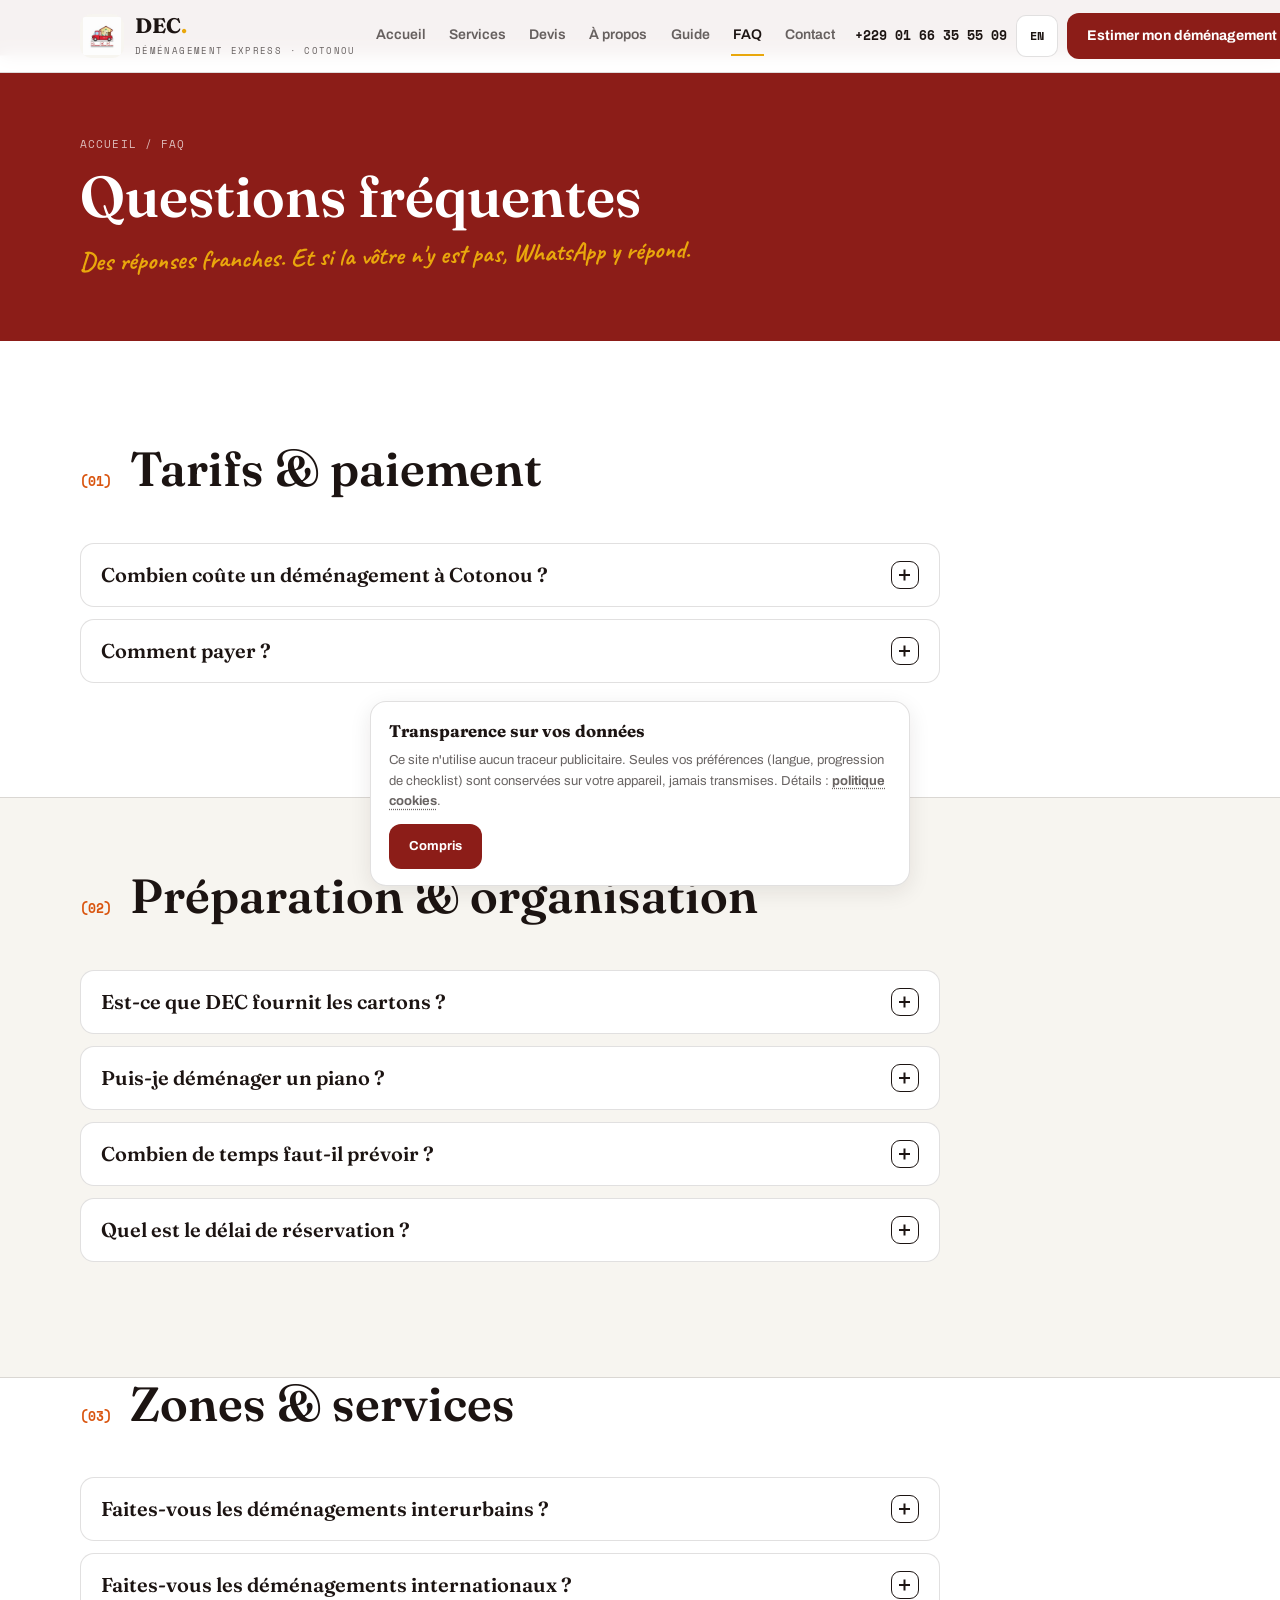
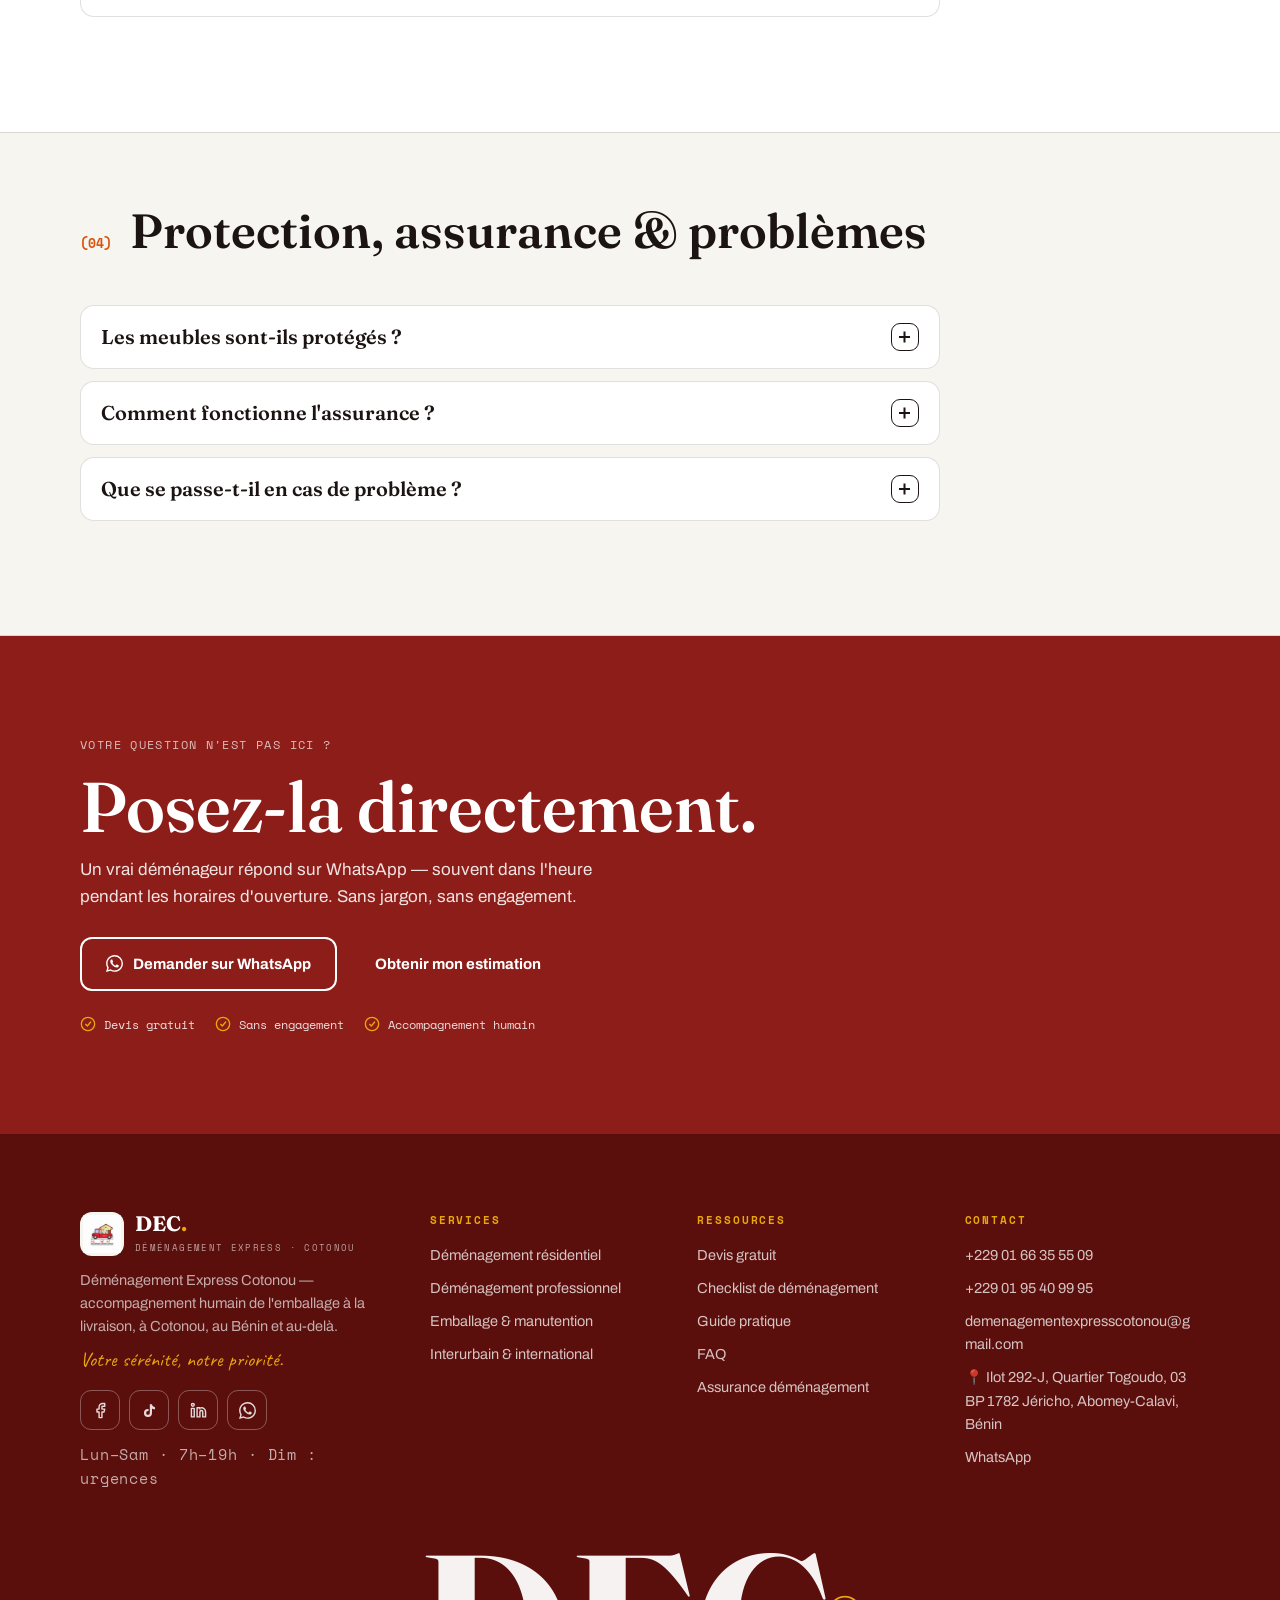
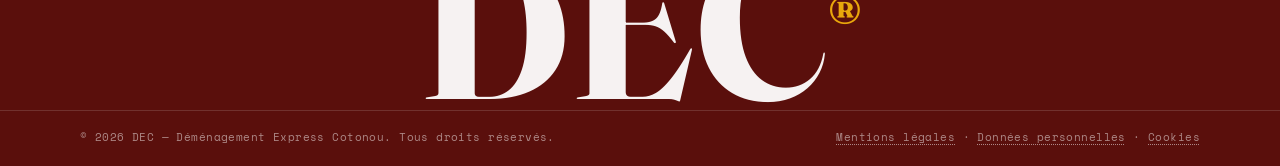
<file: faq.html>
<!DOCTYPE html>
<html lang="fr" class="no-js">
<head>
<meta charset="UTF-8">
<meta name="viewport" content="width=device-width, initial-scale=1.0, viewport-fit=cover">
<meta name="theme-color" content="#8C1D18">
<title>FAQ — Toutes les réponses sur votre déménagement | DEC Déménagement Express Cotonou</title>
<meta name="description" content="Prix d'un déménagement à Cotonou, cartons, piano, interurbain, international, assurance, paiement, délais : les réponses claires de DEC à vos questions.">
<!-- TODO_OFFICIEL : remplacer par votre domaine définitif -->
<link rel="canonical" href="https://www.dec-benin.com/faq.html">
<meta property="og:type" content="website">
<meta property="og:title" content="FAQ — DEC Déménagement Express Cotonou">
<meta property="og:description" content="Prix, cartons, assurance, délais, paiement : les réponses claires de DEC à vos questions sur le déménagement au Bénin.">
<meta property="og:url" content="https://www.dec-benin.com/faq.html">
<meta property="og:image" content="https://www.dec-benin.com/assets/images/logo.jpeg">
<meta name="twitter:card" content="summary_large_image">
<link rel="icon" type="image/svg+xml" href="favicon.svg">
<script>document.documentElement.classList.replace('no-js','js');</script>
<link rel="preconnect" href="https://fonts.googleapis.com">
<link rel="preconnect" href="https://fonts.gstatic.com" crossorigin>
<link href="https://fonts.googleapis.com/css2?family=Fraunces:ital,opsz,wght@0,9..144,500;0,9..144,600;0,9..144,700;1,9..144,500;1,9..144,600&family=Archivo:wght@400;500;600;700&family=Space+Mono:wght@400;700&family=Caveat:wght@600;700&display=swap" rel="stylesheet">
<link rel="stylesheet" href="assets/css/style.css">
<script src="assets/js/config.js"></script>
<script type="application/ld+json">
{
  "@context":"https://schema.org",
  "@type":"FAQPage",
  "mainEntity":[
    {"@type":"Question","name":"Combien coûte un déménagement à Cotonou ?","acceptedAnswer":{"@type":"Answer","text":"À titre indicatif, dès 25 000 FCFA pour une chambre / studio dans Cotonou, dès 55 000 F pour un 2–3 pièces, dès 95 000 F pour une villa 4–5 pièces. L'estimateur en ligne donne un montant indicatif en 60 secondes ; DEC confirme le montant définitif après vérification des informations du déménagement."}},
    {"@type":"Question","name":"Comment payer ?","acceptedAnswer":{"@type":"Answer","text":"MTN MoMo, Moov Money, Wave ou espèces. Un acompte à la réservation bloque votre créneau, le solde à la livraison, quand tout est en place et vérifié."}},
    {"@type":"Question","name":"Est-ce que DEC fournit les cartons ?","acceptedAnswer":{"@type":"Answer","text":"Oui, avec l'option emballage : cartons double cannelure, bulle et housses fournis puis repris après votre emménagement. Vous n'avez rien à acheter."}},
    {"@type":"Question","name":"Puis-je déménager un piano ?","acceptedAnswer":{"@type":"Answer","text":"Cela se évalue au cas par cas selon le modèle, l'étage et l'accès. Envoyez des photos sur WhatsApp : DEC vous confirme ce qui est possible et les conditions avant tout engagement."}},
    {"@type":"Question","name":"Combien de temps faut-il prévoir ?","acceptedAnswer":{"@type":"Answer","text":"La plupart des déménagements locaux se déroulent sur une journée : chargement le matin, livraison dans la journée ou le lendemain selon la distance. Les gros volumes et les longues distances sont planifiés avec DEC lors du devis."}},
    {"@type":"Question","name":"Quel est le délai de réservation ?","acceptedAnswer":{"@type":"Answer","text":"Pour une date précise, réservez idéalement 1 à 2 semaines à l'avance, et 3 à 4 semaines pour un déménagement international. Un créneau express 24–48h est parfois possible selon les disponibilités : demandez sur WhatsApp."}},
    {"@type":"Question","name":"Faites-vous les déménagements interurbains ?","acceptedAnswer":{"@type":"Answer","text":"Oui : Cotonou, Calavi, Porto-Novo, Ouidah, Bohicon–Abomey, Dassa-Zoumè, Parakou, Djougou, Natitingou et tout le Bénin. L'estimateur calcule votre trajet et le camion est dédié à votre déménagement."}},
    {"@type":"Question","name":"Faites-vous les déménagements internationaux ?","acceptedAnswer":{"@type":"Answer","text":"Oui — DEC gère les formalités douanières et transitaires. Les destinations sont confirmées au cas par cas. Comptez indicativement 10 à 15 jours pour un déménagement sous-régional. Passeport/CNI et liste de biens valorisée sont nécessaires."}},
    {"@type":"Question","name":"Les meubles sont-ils protégés ?","acceptedAnswer":{"@type":"Answer","text":"Chaque meuble est calé, protégé (housses, couvertures piquées) et inventorié en photos au départ et à l'arrivée. L'inventaire est signé et vous en gardez une copie."}},
    {"@type":"Question","name":"Comment fonctionne l'assurance ?","acceptedAnswer":{"@type":"Answer","text":"Vos biens sont assurés pendant le transport : les conditions exactes, les limites et la marche à suivre en cas de sinistre sont précisées dans votre contrat de déménagement. Une page détaillée est en préparation avec les informations officielles DEC ; en attendant, posez vos questions sur WhatsApp."}},
    {"@type":"Question","name":"Que se passe-t-il en cas de problème ?","acceptedAnswer":{"@type":"Answer","text":"Signalez-le rapidement sur WhatsApp avec des photos. Votre inventaire photo sert de référence aux deux parties et DEC cherche la solution avec vous, conformément au contrat."}}
  ]
}
</script>
</head>
<body data-page="faq" data-title-fr="FAQ — Toutes les réponses sur votre déménagement | DEC Déménagement Express Cotonou">

<div class="progress" id="progressBar" aria-hidden="true"></div>

<!-- Sprite d'icônes -->
<svg width="0" height="0" style="position:absolute" aria-hidden="true">
  <symbol id="ic-wa" viewBox="0 0 24 24"><path fill="currentColor" d="M17.472 14.382c-.297-.149-1.758-.867-2.03-.967-.273-.099-.471-.148-.67.15-.197.297-.767.966-.94 1.164-.173.199-.347.223-.644.075-.297-.15-1.255-.463-2.39-1.475-.883-.788-1.48-1.761-1.653-2.059-.173-.297-.018-.458.13-.606.134-.133.298-.347.446-.52.149-.174.198-.298.298-.497.099-.198.05-.371-.025-.52-.075-.149-.669-1.612-.916-2.207-.242-.579-.487-.5-.669-.51-.173-.008-.371-.01-.57-.01-.198 0-.52.074-.792.372-.272.297-1.04 1.016-1.04 2.479 0 1.462 1.065 2.875 1.213 3.074.149.198 2.096 3.2 5.077 4.487.709.306 1.262.489 1.694.625.712.227 1.36.195 1.871.118.571-.085 1.758-.719 2.006-1.413.248-.694.248-1.289.173-1.413-.074-.124-.272-.198-.57-.347m-5.421 7.403h-.004a9.87 9.87 0 0 1-5.031-1.378l-.361-.214-3.741.982.998-3.648-.235-.374a9.86 9.86 0 0 1-1.51-5.26c.001-5.45 4.436-9.884 9.888-9.884 2.64 0 5.122 1.03 6.988 2.898a9.825 9.825 0 0 1 2.893 6.994c-.003 5.45-4.437 9.884-9.885 9.884m8.413-18.297A11.815 11.815 0 0 0 12.05 0C5.495 0 .16 5.335.157 11.892c0 2.096.547 4.142 1.588 5.945L.057 24l6.305-1.654a11.882 11.882 0 0 0 5.683 1.448h.005c6.554 0 11.89-5.335 11.893-11.893a11.821 11.821 0 0 0-3.48-8.413z"/></symbol>
  <symbol id="ic-truck" viewBox="0 0 24 24"><g fill="none" stroke="currentColor" stroke-width="2" stroke-linecap="round" stroke-linejoin="round"><rect x="1" y="4" width="13.5" height="11.5" rx="1.5"/><path d="M14.5 8.5h4.2l3.8 4v3h-8z"/><circle cx="5.6" cy="18.2" r="2.1"/><circle cx="17.6" cy="18.2" r="2.1"/></g></symbol>
  <symbol id="ic-phone" viewBox="0 0 24 24"><path fill="none" stroke="currentColor" stroke-width="2" stroke-linecap="round" stroke-linejoin="round" d="M22 16.92v3a2 2 0 0 1-2.18 2 19.79 19.79 0 0 1-8.63-3.07 19.5 19.5 0 0 1-6-6A19.79 19.79 0 0 1 2.12 4.18 2 2 0 0 1 4.11 2h3a2 2 0 0 1 2 1.72c.13.96.36 1.9.7 2.81a2 2 0 0 1-.45 2.11L8.09 9.91a16 16 0 0 0 6 6l1.27-1.27a2 2 0 0 1 2.11-.45c.91.34 1.85.57 2.81.7A2 2 0 0 1 22 16.92z"/></symbol>
  <symbol id="ic-shield" viewBox="0 0 24 24"><path fill="none" stroke="currentColor" stroke-width="2" stroke-linecap="round" stroke-linejoin="round" d="M12 21s7.5-3.7 7.5-9.4V5.2L12 2.5 4.5 5.2v6.4C4.5 17.3 12 21 12 21z"/></symbol>
  <symbol id="ic-clock" viewBox="0 0 24 24"><g fill="none" stroke="currentColor" stroke-width="2" stroke-linecap="round"><circle cx="12" cy="12" r="9"/><path d="M12 7v5l3 2"/></g></symbol>
  <symbol id="ic-clip" viewBox="0 0 24 24"><g fill="none" stroke="currentColor" stroke-width="2" stroke-linecap="round" stroke-linejoin="round"><rect x="8" y="2" width="8" height="4" rx="1"/><path d="M16 4h2a2 2 0 0 1 2 2v14a2 2 0 0 1-2 2H6a2 2 0 0 1-2-2V6a2 2 0 0 1 2-2h2"/><path d="M9 12h6M9 16h4"/></g></symbol>
  <symbol id="ic-check" viewBox="0 0 24 24"><g fill="none" stroke="currentColor" stroke-width="2" stroke-linecap="round" stroke-linejoin="round"><circle cx="12" cy="12" r="10"/><path d="m8.5 12.5 2.5 2.5 5-6"/></g></symbol>
  <symbol id="ic-globe" viewBox="0 0 24 24"><g fill="none" stroke="currentColor" stroke-width="2" stroke-linecap="round"><circle cx="12" cy="12" r="10"/><path d="M2 12h20"/><path d="M12 2a15.3 15.3 0 0 1 4 10 15.3 15.3 0 0 1-4 10 15.3 15.3 0 0 1-4-10 15.3 15.3 0 0 1 4-10z"/></g></symbol>
  <symbol id="ic-box" viewBox="0 0 24 24"><g fill="none" stroke="currentColor" stroke-width="2" stroke-linecap="round" stroke-linejoin="round"><path d="M21 8 12 3 3 8v8l9 5 9-5z"/><path d="m3 8 9 5 9-5"/><path d="M12 13v8"/></g></symbol>
  <symbol id="ic-fb" viewBox="0 0 24 24"><path fill="none" stroke="currentColor" stroke-width="2" stroke-linecap="round" stroke-linejoin="round" d="M18 2h-3a5 5 0 0 0-5 5v3H7v4h3v8h4v-8h3l1-4h-4V7a1 1 0 0 1 1-1h3z"/></symbol>
  <symbol id="ic-tiktok" viewBox="0 0 24 24"><path fill="currentColor" d="M16.6 5.82A4.28 4.28 0 0 1 15.54 3h-3.09v12.4a2.59 2.59 0 1 1-2.59-2.59c.27 0 .53.04.77.12V9.77a5.76 5.76 0 0 0-.77-.05 5.66 5.66 0 1 0 5.66 5.66V9.01a7.35 7.35 0 0 0 4.3 1.38V7.3a4.28 4.28 0 0 1-3.22-1.48z"/></symbol>
  <symbol id="ic-in" viewBox="0 0 24 24"><g fill="none" stroke="currentColor" stroke-width="2" stroke-linecap="round" stroke-linejoin="round"><path d="M16 8a6 6 0 0 1 6 6v7h-4v-7a2 2 0 0 0-4 0v7h-4V8h4v2"/><rect x="2" y="9" width="4" height="12"/><circle cx="4" cy="4" r="2"/></g></symbol>
  <symbol id="ic-arr" viewBox="0 0 24 24"><path fill="none" stroke="currentColor" stroke-width="2.4" stroke-linecap="square" d="M5 12h14M13 6l6 6-6 6"/></symbol>
  <symbol id="ic-pin" viewBox="0 0 24 24"><g fill="none" stroke="currentColor" stroke-width="2" stroke-linecap="round" stroke-linejoin="round"><path d="M21 10c0 7-9 13-9 13s-9-6-9-13a9 9 0 0 1 18 0z"/><circle cx="12" cy="10" r="3"/></g></symbol>
  <symbol id="ic-mail" viewBox="0 0 24 24"><g fill="none" stroke="currentColor" stroke-width="2" stroke-linecap="round" stroke-linejoin="round"><rect x="2" y="4" width="20" height="16" rx="2"/><path d="m22 7-10 6L2 7"/></g></symbol>
  <symbol id="ic-route" viewBox="0 0 24 24"><g fill="none" stroke="currentColor" stroke-width="2" stroke-linecap="round" stroke-linejoin="round"><circle cx="6" cy="19" r="3"/><path d="M9 19h8.5a3.5 3.5 0 0 0 0-7h-11a3.5 3.5 0 0 1 0-7H15"/><circle cx="18" cy="5" r="3"/></g></symbol>
</svg>

<!-- ============ HEADER EN DUR ============ -->
<header class="site-head" id="siteHeader">
  <div class="wrap head-in">
    <a class="logo" href="index.html" aria-label="DEC — accueil">
      <span class="logo-tile"><svg class="ico" style="width:24px;height:24px" viewBox="0 0 24 24" aria-hidden="true"><path fill="currentColor" d="M12 21.5S3.8 17.4 3.8 11V4.9L12 2l8.2 2.9V11c0 6.4-8.2 10.5-8.2 10.5z"/><path fill="#8C1D18" d="M12 6.5 7.5 10.2h1.4v4.3h6.2v-4.3h1.4L12 6.5z"/></svg></span>
      <span class="logo-txt"><b>DEC<i>.</i></b><span data-en="EXPRESS MOVING · COTONOU">DÉMÉNAGEMENT EXPRESS · COTONOU</span></span>
    </a>
    <nav class="main-nav" aria-label="Navigation principale">
      <a href="index.html" data-en="Home">Accueil</a>
      <a href="services.html" data-en="Services">Services</a>
      <a href="devis.html" data-en="Quote">Devis</a>
      <a href="a-propos.html" data-en="About">À propos</a>
      <a href="organiser.html" data-en="Guide">Guide</a>
      <a href="faq.html" class="on" data-en="FAQ">FAQ</a>
      <a href="contact.html" data-en="Contact">Contact</a>
    </nav>
    <div class="head-right">
      <a class="head-tel" href="tel:+2290166355509">+229 01 66 35 55 09</a>
      <button class="lang-btn" id="langBtn" aria-label="Switch language / Changer de langue">EN</button>
      <a class="btn btn-solid btn-head" href="devis.html" data-en="Estimate my move">Estimer mon déménagement</a>
      <a class="btn btn-wa btn-head" data-wa-generic target="_blank" rel="noopener" href="#" aria-label="WhatsApp"><svg class="ico" style="width:17px;height:17px"><use href="#ic-wa"/></svg></a>
      <button class="burger" id="burger" aria-label="Ouvrir le menu" aria-expanded="false"><i></i><i></i></button>
    </div>
  </div>
</header>

<nav class="mobile-nav" id="mobileNav" aria-label="Menu mobile">
  <a href="index.html"><small>01</small><span data-en="Home">Accueil</span></a>
  <a href="services.html"><small>02</small><span data-en="Services">Services</span></a>
  <a href="devis.html"><small>03</small><span data-en="Quote">Devis</span></a>
  <a href="a-propos.html"><small>04</small><span data-en="About">À propos</span></a>
  <a href="organiser.html"><small>05</small><span data-en="Guide">Guide</span></a>
  <a href="faq.html"><small>06</small>FAQ</a>
  <a href="contact.html"><small>07</small><span data-en="Contact">Contact</span></a>
  <a href="checklist.html"><small>08</small><span data-en="Checklist">Checklist</span></a>
  <a href="tel:+2290166355509"><small>09</small><span data-en="Call">Appeler</span></a>
  <a data-wa-generic target="_blank" rel="noopener" href="#"><small>10</small>WhatsApp</a>
</nav>

<main id="main">

<!-- ============ EN-TÊTE ============ -->
<div class="pagehead">
  <div class="wrap">
    <nav class="crumbs" aria-label="Fil d'Ariane">
      <a href="index.html" data-en="Home">Accueil</a><span>/</span><span>FAQ</span>
    </nav>
    <h1 data-en="Frequently asked questions">Questions fréquentes</h1>
    <span class="script" data-en="Straight answers. And if yours isn't here, WhatsApp answers it.">Des réponses franches. Et si la vôtre n'y est pas, WhatsApp y répond.</span>
  </div>
</div>

<!-- ============ (01) TARIFS & PAIEMENT ============ -->
<section class="sec" id="tarifs">
  <div class="wrap">
    <div class="sec-head rv">
      <span class="sec-num">(01)</span>
      <h2 data-en="Prices &amp; payment">Tarifs &amp; paiement</h2>
    </div>
    <div class="faq-wrap">
      <div class="faq-item rv">
        <button class="faq-q" aria-expanded="false"><h3 data-en="How much does a move in Cotonou cost?">Combien coûte un déménagement à Cotonou&nbsp;?</h3><span class="fx" aria-hidden="true"></span></button>
        <div class="faq-a"><div><p data-en="Indicatively, from 25,000 FCFA for a room / studio within Cotonou, from 55,000 F for a 2–3-room flat, from 95,000 F for a 4–5-room villa. The <b>online estimator gives an indicative amount in 60 seconds</b>; DEC confirms the definitive amount after checking your moving details.">À titre indicatif, dès 25 000 FCFA pour une chambre / studio dans Cotonou, dès 55 000 F pour un 2–3 pièces, dès 95 000 F pour une villa 4–5 pièces. <b>L'estimateur en ligne donne un montant indicatif en 60 secondes</b> ; DEC confirme le montant définitif après vérification des informations du déménagement.</p></div></div>
      </div>
      <!-- TODO_OFFICIEL : faire confirmer à DEC le taux d'acompte (30 % affiché) -->
      <div class="faq-item rv" style="--d:.06s">
        <button class="faq-q" aria-expanded="false"><h3 data-en="How do I pay?">Comment payer&nbsp;?</h3><span class="fx" aria-hidden="true"></span></button>
        <div class="faq-a"><div><p data-en="MTN MoMo, Moov Money, Wave or cash. A deposit books your slot, <b>the balance on delivery</b>, once everything is in place and checked.">MTN MoMo, Moov Money, Wave ou espèces. Un acompte à la réservation bloque votre créneau, <b>le solde à la livraison</b>, quand tout est en place et vérifié.</p></div></div>
      </div>
    </div>
  </div>
</section>

<!-- ============ (02) PRÉPARATION & ORGANISATION ============ -->
<section class="sec terrain" id="preparation" style="padding-top:0">
  <div class="wrap">
    <div class="sec-head rv" style="padding-top:clamp(46px,6vw,72px)">
      <span class="sec-num">(02)</span>
      <h2 data-en="Preparation &amp; planning">Préparation &amp; organisation</h2>
    </div>
    <div class="faq-wrap">
      <div class="faq-item rv">
        <button class="faq-q" aria-expanded="false"><h3 data-en="Does DEC provide the boxes?">Est-ce que DEC fournit les cartons&nbsp;?</h3><span class="fx" aria-hidden="true"></span></button>
        <div class="faq-a"><div><p data-en="Yes, with the <b>packing option</b>: double-wall boxes, bubble wrap and covers are provided, then collected after you move in. You have nothing to buy. To plan everything day by day, use our <a href='checklist.html' style='font-weight:700;text-decoration:underline dotted'>interactive moving checklist</a>.">Oui, avec <b>l'option emballage</b> : cartons double cannelure, bulle et housses fournis puis repris après votre emménagement. Vous n'avez rien à acheter. Pour tout planifier jour par jour, utilisez notre <a href="checklist.html" style="font-weight:700;text-decoration:underline dotted">checklist interactive de déménagement</a>.</p></div></div>
      </div>
      <div class="faq-item rv" style="--d:.05s">
        <button class="faq-q" aria-expanded="false"><h3 data-en="Can I move a piano?">Puis-je déménager un piano&nbsp;?</h3><span class="fx" aria-hidden="true"></span></button>
        <div class="faq-a"><div><p data-en="It is assessed case by case, depending on the model, the floor and access. <b>Send photos on WhatsApp</b>: DEC confirms what is possible and under what conditions, before any commitment.">Cela s'évalue au cas par cas, selon le modèle, l'étage et l'accès. <b>Envoyez des photos sur WhatsApp</b> : DEC vous confirme ce qui est possible et à quelles conditions, avant tout engagement.</p></div></div>
      </div>
      <div class="faq-item rv" style="--d:.1s">
        <button class="faq-q" aria-expanded="false"><h3 data-en="How long does a move take?">Combien de temps faut-il prévoir&nbsp;?</h3><span class="fx" aria-hidden="true"></span></button>
        <div class="faq-a"><div><p data-en="Most local moves happen <b>in one day</b>: loading in the morning, delivery the same day or the next day depending on distance. Large volumes and long distances are planned with DEC during the quote.">La plupart des déménagements locaux se déroulent <b>sur une journée</b> : chargement le matin, livraison dans la journée ou le lendemain selon la distance. Les gros volumes et les longues distances sont planifiés avec DEC lors du devis.</p></div></div>
      </div>
      <div class="faq-item rv" style="--d:.15s">
        <button class="faq-q" aria-expanded="false"><h3 data-en="How far in advance should I book?">Quel est le délai de réservation&nbsp;?</h3><span class="fx" aria-hidden="true"></span></button>
        <div class="faq-a"><div><p data-en="For a specific date, book ideally <b>1 to 2 weeks in advance</b> — and <b>3 to 4 weeks for an international move</b>. An express 24–48h slot is sometimes possible depending on availability: ask on WhatsApp.">Pour une date précise, réservez idéalement <b>1 à 2 semaines à l'avance</b> — et <b>3 à 4 semaines pour un déménagement international</b>. Un créneau express 24–48h est parfois possible selon les disponibilités : demandez sur WhatsApp.</p></div></div>
      </div>
    </div>
  </div>
</section>

<!-- ============ (03) ZONES & SERVICES ============ -->
<section class="sec" id="zones" style="padding-top:0">
  <div class="wrap">
    <div class="sec-head rv">
      <span class="sec-num">(03)</span>
      <h2 data-en="Areas &amp; services">Zones &amp; services</h2>
    </div>
    <div class="faq-wrap">
      <div class="faq-item rv">
        <button class="faq-q" aria-expanded="false"><h3 data-en="Do you do inter-city moves?">Faites-vous les déménagements interurbains&nbsp;?</h3><span class="fx" aria-hidden="true"></span></button>
        <div class="faq-a"><div><p data-en="Yes: Cotonou, Calavi, Porto-Novo, Ouidah, Bohicon–Abomey, Dassa-Zoumè, Parakou, Djougou, Natitingou… and all of Benin. The <b>estimator calculates your exact route</b>, and the truck is dedicated to your move.">Oui : Cotonou, Calavi, Porto-Novo, Ouidah, Bohicon–Abomey, Dassa-Zoumè, Parakou, Djougou, Natitingou… et tout le Bénin. <b>L'estimateur calcule votre trajet exact</b>, et le camion est dédié à votre déménagement.</p></div></div>
      </div>
      <div class="faq-item rv" style="--d:.05s">
        <button class="faq-q" aria-expanded="false"><h3 data-en="Do you do international moves?">Faites-vous les déménagements internationaux&nbsp;?</h3><span class="fx" aria-hidden="true"></span></button>
        <div class="faq-a"><div><p data-en="Yes — DEC handles <b>customs and forwarding paperwork</b>. Destinations are confirmed case by case. Indicatively, allow 10 to 15 days for a sub-regional move. A passport/ID copy and a valued goods list are required.">Oui — DEC gère les <b>formalités douanières et transitaires</b>. Les destinations sont confirmées au cas par cas. Comptez indicativement 10 à 15 jours pour un déménagement sous-régional. Passeport/CNI et liste de biens valorisée sont nécessaires.</p></div></div>
      </div>
    </div>
  </div>
</section>

<!-- ============ (04) PROTECTION, ASSURANCE & PROBLÈMES ============ -->
<section class="sec terrain" id="assurance-faq" style="padding-top:0">
  <div class="wrap">
    <div class="sec-head rv" style="padding-top:clamp(46px,6vw,72px)">
      <span class="sec-num">(04)</span>
      <h2 data-en="Protection, insurance &amp; issues">Protection, assurance &amp; problèmes</h2>
    </div>
    <div class="faq-wrap">
      <div class="faq-item rv">
        <button class="faq-q" aria-expanded="false"><h3 data-en="Is my furniture protected?">Les meubles sont-ils protégés&nbsp;?</h3><span class="fx" aria-hidden="true"></span></button>
        <div class="faq-a"><div><p data-en="Every piece of furniture is padded, protected (covers, padded blankets) and <b>photo-inventoried at pickup and delivery</b>. The inventory is signed and you keep a copy.">Chaque meuble est calé, protégé (housses, couvertures piquées) et <b>inventorié en photos au départ et à l'arrivée</b>. L'inventaire est signé et vous en gardez une copie.</p></div></div>
      </div>
      <div class="faq-item rv" style="--d:.05s">
        <button class="faq-q" aria-expanded="false"><h3 data-en="How does the insurance work?">Comment fonctionne l'assurance&nbsp;?</h3><span class="fx" aria-hidden="true"></span></button>
        <div class="faq-a"><div><p data-en="Your goods are <b>insured during transport</b>: the exact conditions, limits and the procedure in case of a claim are specified in your moving contract. A detailed page is being prepared with DEC's official information — meanwhile, ask your questions on WhatsApp and we answer without jargon.">Vos biens sont <b>assurés pendant le transport</b> : les conditions exactes, les limites et la marche à suivre en cas de sinistre sont précisées dans votre contrat de déménagement. Une page détaillée est en préparation avec les informations officielles DEC — en attendant, posez vos questions sur WhatsApp, on vous répond sans jargon.</p></div></div>
      </div>
      <div class="faq-item rv" style="--d:.1s">
        <button class="faq-q" aria-expanded="false"><h3 data-en="What happens if something goes wrong?">Que se passe-t-il en cas de problème&nbsp;?</h3><span class="fx" aria-hidden="true"></span></button>
        <div class="faq-a"><div><p data-en="Report it quickly on <b>WhatsApp with photos</b>. Your photo inventory is the reference for both parties, and DEC works out the solution with you, as set out in the contract.">Signalez-le rapidement sur <b>WhatsApp avec des photos</b>. Votre inventaire photo sert de référence aux deux parties, et DEC cherche la solution avec vous, conformément au contrat.</p></div></div>
      </div>
    </div>
  </div>
</section>

<!-- ============ CTA FINAL ============ -->
<section class="cta-final" id="contact">
  <div class="wrap">
    <p class="kicker rv" data-en="Your question isn't here?">Votre question n'est pas ici&nbsp;?</p>
    <h2 class="rv" style="--d:.08s" data-en="Ask us directly.">Posez-la directement.</h2>
    <p class="lead rv" style="--d:.14s" data-en="A real mover answers on WhatsApp — often within the hour during opening times. No jargon, no commitment.">Un vrai déménageur répond sur WhatsApp — souvent dans l'heure pendant les horaires d'ouverture. Sans jargon, sans engagement.</p>
    <div class="cta-row-final rv" style="--d:.2s">
      <a class="btn btn-inv" data-wa-generic target="_blank" rel="noopener" href="#">
        <svg class="ico" style="width:17px;height:17px"><use href="#ic-wa"/></svg><span data-en="Ask on WhatsApp">Demander sur WhatsApp</span>
      </a>
      <a class="btn btn-ghost-inv" href="devis.html" data-en="Get my estimate">Obtenir mon estimation</a>
    </div>
    <ul class="checks rv" style="--d:.26s">
      <li><svg class="ico"><use href="#ic-check"/></svg><span data-en="Free quote">Devis gratuit</span></li>
      <li><svg class="ico"><use href="#ic-check"/></svg><span data-en="No commitment">Sans engagement</span></li>
      <li><svg class="ico"><use href="#ic-check"/></svg><span data-en="Human support">Accompagnement humain</span></li>
    </ul>
  </div>
</section>

</main>

<footer id="siteFooter"></footer>

<!-- Barre mobile en dur -->
<div class="mbar">
  <a class="m-call" href="tel:+2290166355509"><svg class="ico" style="width:17px;height:17px"><use href="#ic-phone"/></svg><span data-en="Call">Appeler</span></a>
  <a class="m-wa" data-wa-generic target="_blank" rel="noopener" href="#"><svg class="ico" style="width:19px;height:19px"><use href="#ic-wa"/></svg>WhatsApp</a>
</div>

<script src="assets/js/main.js" defer></script>
</body>
</html>
</file>
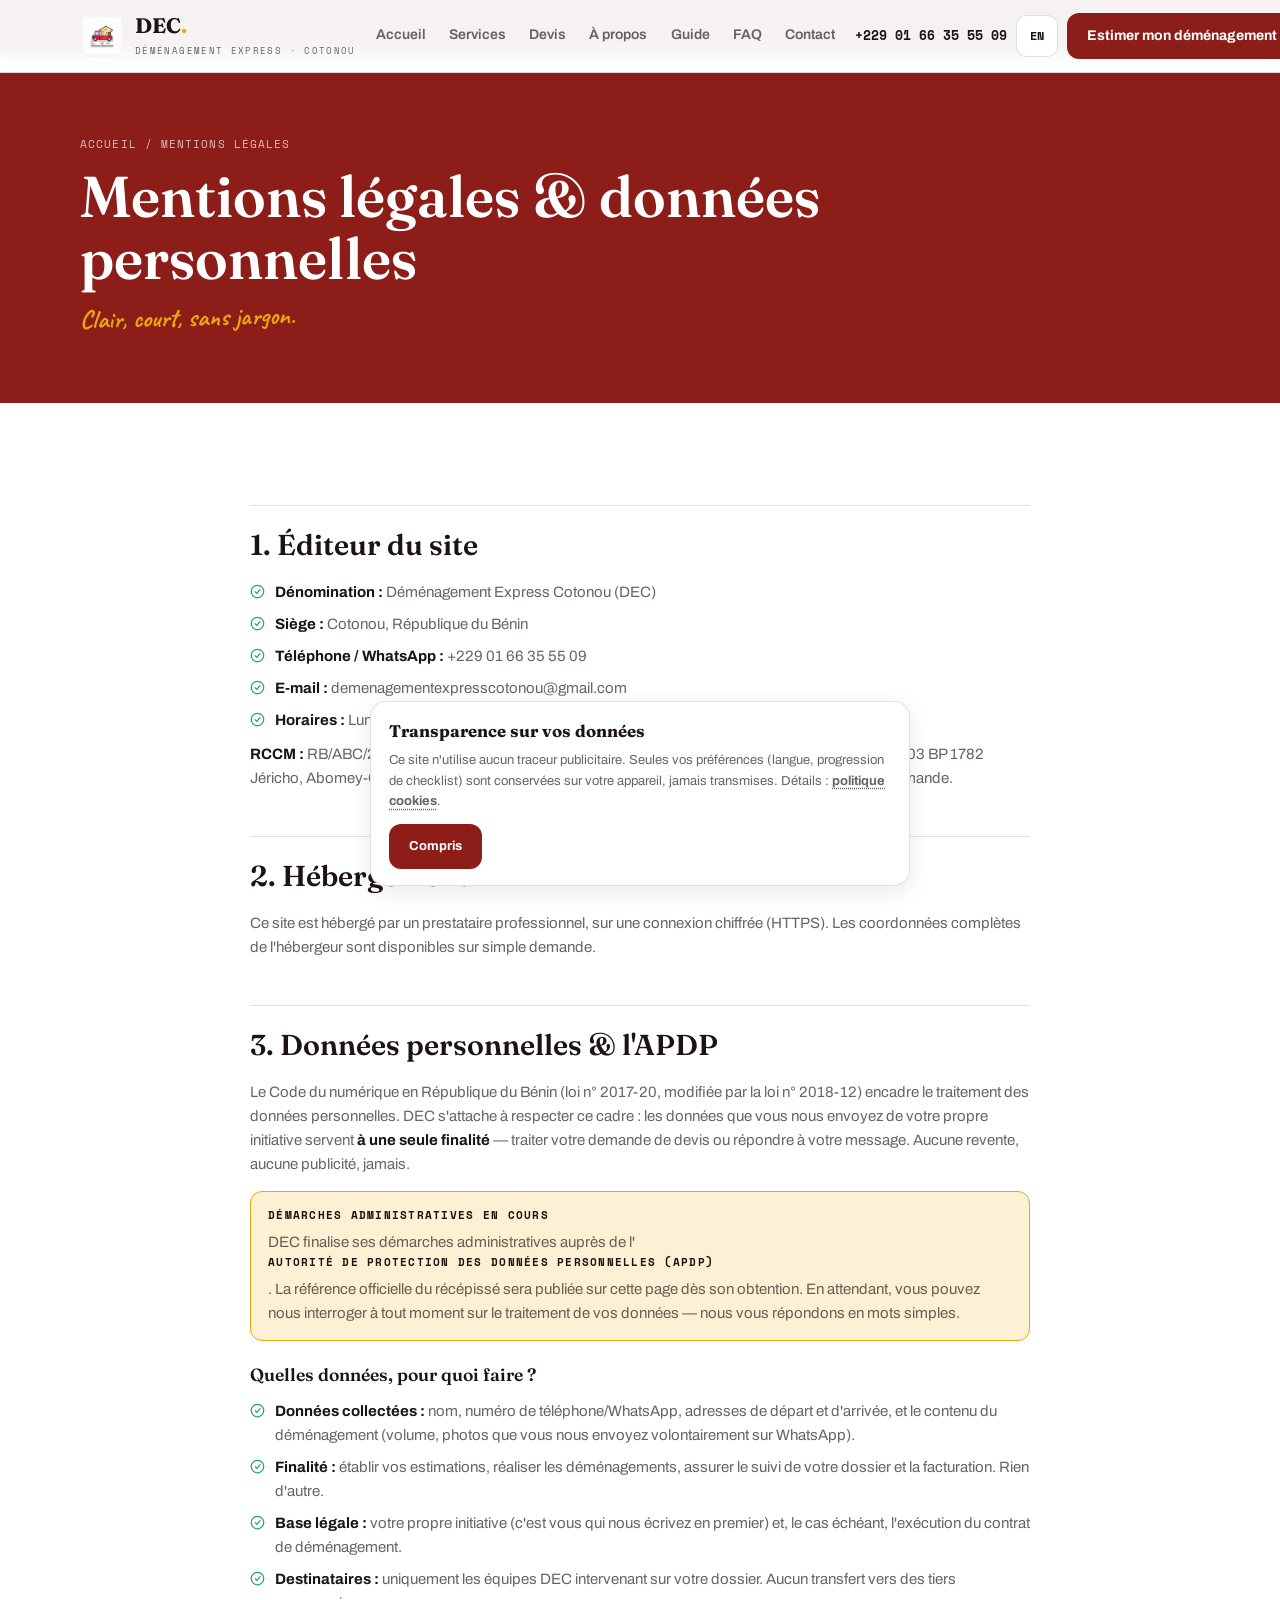
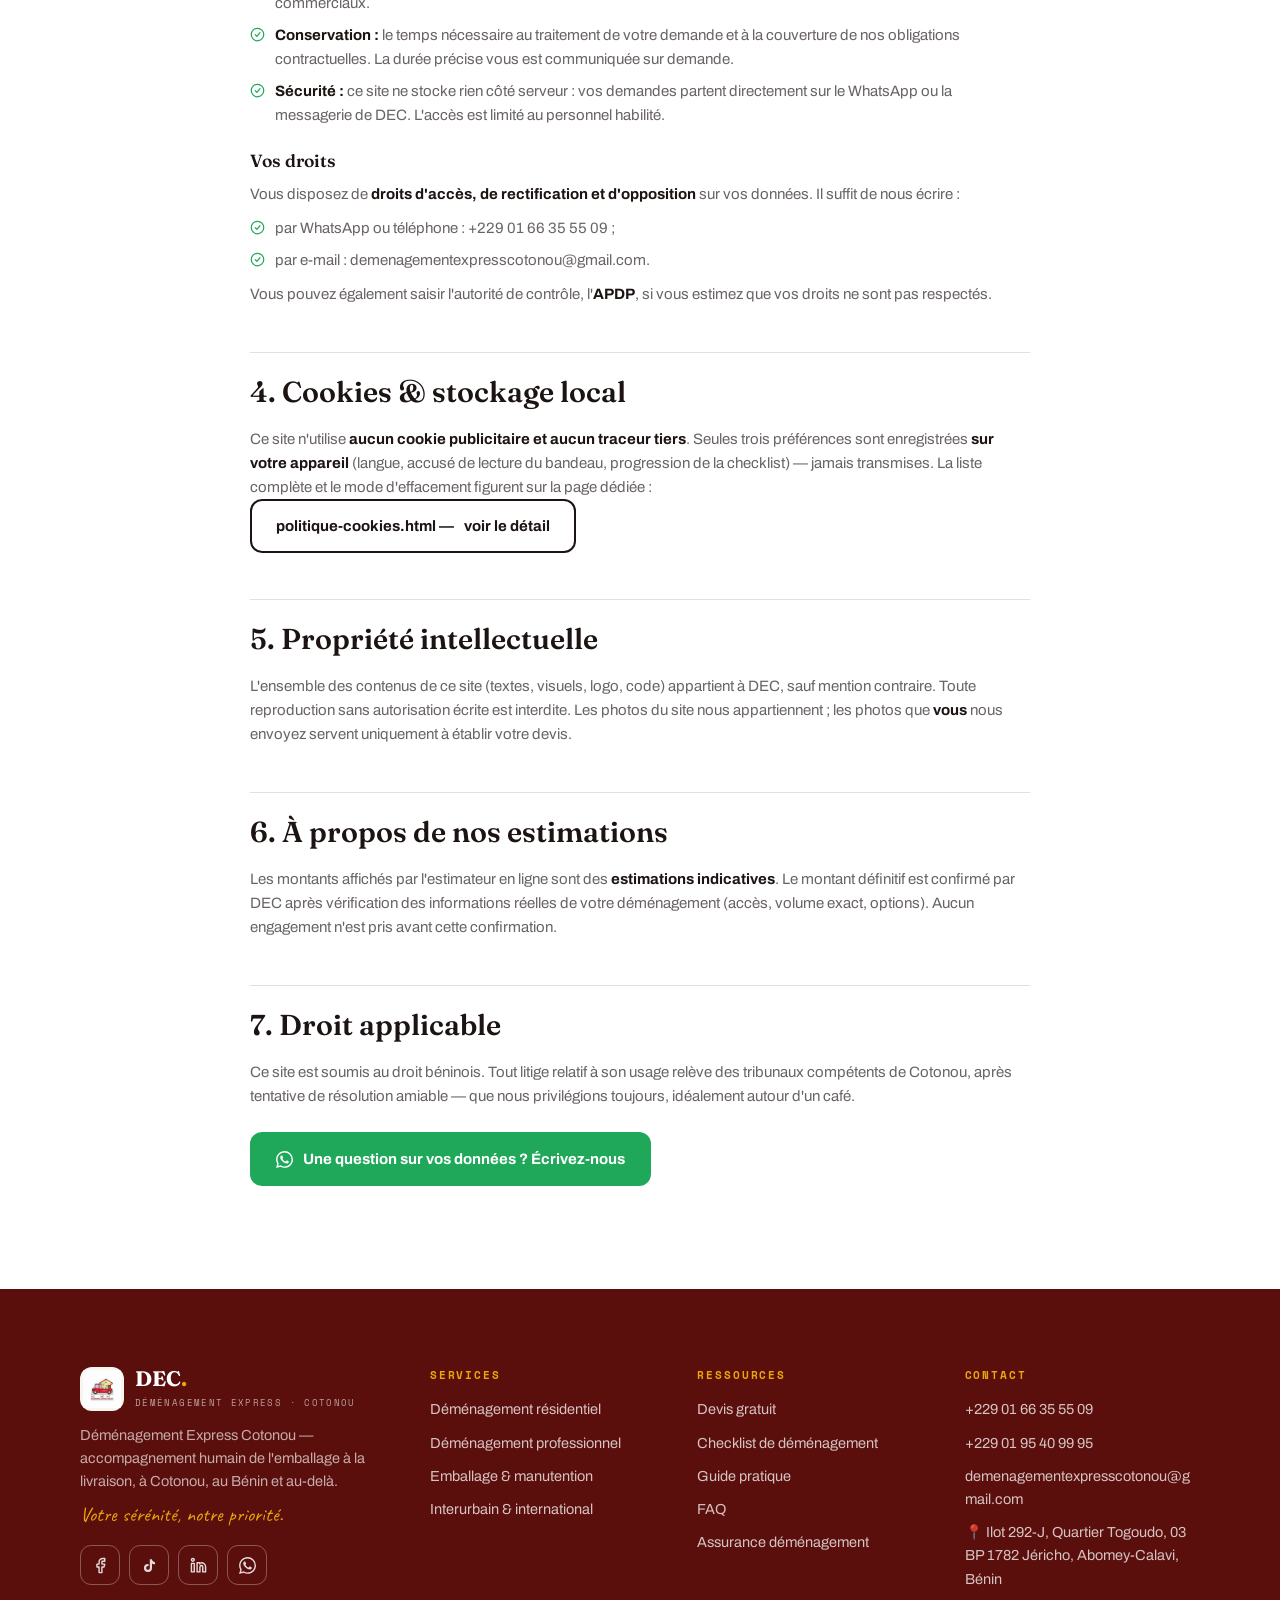
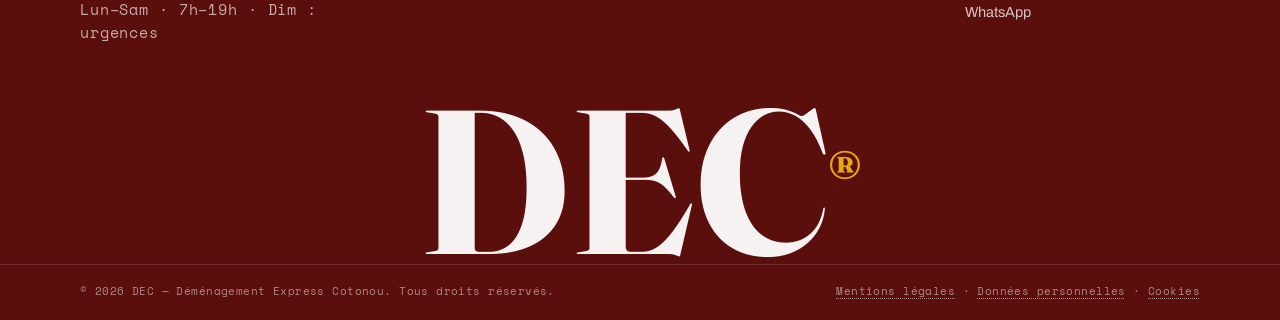
<file: mentions-legales.html>
<!DOCTYPE html>
<html lang="fr" class="no-js">
<head>
<meta charset="UTF-8">
<meta name="viewport" content="width=device-width, initial-scale=1.0, viewport-fit=cover">
<meta name="theme-color" content="#8C1D18">
<title>Mentions légales &amp; données personnelles | DEC Déménagement Express Cotonou</title>
<meta name="description" content="Mentions légales du site DEC — Déménagement Express Cotonou : éditeur, hébergement, protection de vos données personnelles (APDP) et vos droits. Clair et sans jargon.">
<meta name="robots" content="noindex, follow">
<link rel="icon" type="image/svg+xml" href="favicon.svg">
<script>document.documentElement.classList.replace('no-js','js');</script>
<link rel="preconnect" href="https://fonts.googleapis.com">
<link rel="preconnect" href="https://fonts.gstatic.com" crossorigin>
<link href="https://fonts.googleapis.com/css2?family=Fraunces:ital,opsz,wght@0,9..144,500;0,9..144,600;0,9..144,700;1,9..144,500;1,9..144,600&family=Archivo:wght@400;500;600;700&family=Space+Mono:wght@400;700&family=Caveat:wght@600;700&display=swap" rel="stylesheet">
<link rel="stylesheet" href="assets/css/style.css">
<script src="assets/js/config.js"></script>
</head>
<body data-page="legal" data-title-fr="Mentions légales &amp; données personnelles | DEC Déménagement Express Cotonou">

<div class="progress" id="progressBar" aria-hidden="true"></div>

<!-- Sprite d'icônes -->
<svg width="0" height="0" style="position:absolute" aria-hidden="true">
  <symbol id="ic-wa" viewBox="0 0 24 24"><path fill="currentColor" d="M17.472 14.382c-.297-.149-1.758-.867-2.03-.967-.273-.099-.471-.148-.67.15-.197.297-.767.966-.94 1.164-.173.199-.347.223-.644.075-.297-.15-1.255-.463-2.39-1.475-.883-.788-1.48-1.761-1.653-2.059-.173-.297-.018-.458.13-.606.134-.133.298-.347.446-.52.149-.174.198-.298.298-.497.099-.198.05-.371-.025-.52-.075-.149-.669-1.612-.916-2.207-.242-.579-.487-.5-.669-.51-.173-.008-.371-.01-.57-.01-.198 0-.52.074-.792.372-.272.297-1.04 1.016-1.04 2.479 0 1.462 1.065 2.875 1.213 3.074.149.198 2.096 3.2 5.077 4.487.709.306 1.262.489 1.694.625.712.227 1.36.195 1.871.118.571-.085 1.758-.719 2.006-1.413.248-.694.248-1.289.173-1.413-.074-.124-.272-.198-.57-.347m-5.421 7.403h-.004a9.87 9.87 0 0 1-5.031-1.378l-.361-.214-3.741.982.998-3.648-.235-.374a9.86 9.86 0 0 1-1.51-5.26c.001-5.45 4.436-9.884 9.888-9.884 2.64 0 5.122 1.03 6.988 2.898a9.825 9.825 0 0 1 2.893 6.994c-.003 5.45-4.437 9.884-9.885 9.884m8.413-18.297A11.815 11.815 0 0 0 12.05 0C5.495 0 .16 5.335.157 11.892c0 2.096.547 4.142 1.588 5.945L.057 24l6.305-1.654a11.882 11.882 0 0 0 5.683 1.448h.005c6.554 0 11.89-5.335 11.893-11.893a11.821 11.821 0 0 0-3.48-8.413z"/></symbol>
  <symbol id="ic-phone" viewBox="0 0 24 24"><path fill="none" stroke="currentColor" stroke-width="2" stroke-linecap="round" stroke-linejoin="round" d="M22 16.92v3a2 2 0 0 1-2.18 2 19.79 19.79 0 0 1-8.63-3.07 19.5 19.5 0 0 1-6-6A19.79 19.79 0 0 1 2.12 4.18 2 2 0 0 1 4.11 2h3a2 2 0 0 1 2 1.72c.13.96.36 1.9.7 2.81a2 2 0 0 1-.45 2.11L8.09 9.91a16 16 0 0 0 6 6l1.27-1.27a2 2 0 0 1 2.11-.45c.91.34 1.85.57 2.81.7A2 2 0 0 1 22 16.92z"/></symbol>
  <symbol id="ic-mail" viewBox="0 0 24 24"><g fill="none" stroke="currentColor" stroke-width="2" stroke-linecap="round" stroke-linejoin="round"><rect x="2" y="4" width="20" height="16" rx="2"/><path d="m22 7-10 6L2 7"/></g></symbol>
  <symbol id="ic-check" viewBox="0 0 24 24"><g fill="none" stroke="currentColor" stroke-width="2" stroke-linecap="round" stroke-linejoin="round"><circle cx="12" cy="12" r="10"/><path d="m8.5 12.5 2.5 2.5 5-6"/></g></symbol>
  <symbol id="ic-shield" viewBox="0 0 24 24"><path fill="none" stroke="currentColor" stroke-width="2" stroke-linecap="round" stroke-linejoin="round" d="M12 21s7.5-3.7 7.5-9.4V5.2L12 2.5 4.5 5.2v6.4C4.5 17.3 12 21 12 21z"/></symbol>
  <symbol id="ic-clock" viewBox="0 0 24 24"><g fill="none" stroke="currentColor" stroke-width="2" stroke-linecap="round"><circle cx="12" cy="12" r="9"/><path d="M12 7v5l3 2"/></g></symbol>
  <symbol id="ic-fb" viewBox="0 0 24 24"><path fill="none" stroke="currentColor" stroke-width="2" stroke-linecap="round" stroke-linejoin="round" d="M18 2h-3a5 5 0 0 0-5 5v3H7v4h3v8h4v-8h3l1-4h-4V7a1 1 0 0 1 1-1h3z"/></symbol>
  <symbol id="ic-tiktok" viewBox="0 0 24 24"><path fill="currentColor" d="M16.6 5.82A4.28 4.28 0 0 1 15.54 3h-3.09v12.4a2.59 2.59 0 1 1-2.59-2.59c.27 0 .53.04.77.12V9.77a5.76 5.76 0 0 0-.77-.05 5.66 5.66 0 1 0 5.66 5.66V9.01a7.35 7.35 0 0 0 4.3 1.38V7.3a4.28 4.28 0 0 1-3.22-1.48z"/></symbol>
  <symbol id="ic-in" viewBox="0 0 24 24"><g fill="none" stroke="currentColor" stroke-width="2" stroke-linecap="round" stroke-linejoin="round"><path d="M16 8a6 6 0 0 1 6 6v7h-4v-7a2 2 0 0 0-4 0v7h-4V8h4v2"/><rect x="2" y="9" width="4" height="12"/><circle cx="4" cy="4" r="2"/></g></symbol>
  <symbol id="ic-pin" viewBox="0 0 24 24"><g fill="none" stroke="currentColor" stroke-width="2" stroke-linecap="round" stroke-linejoin="round"><path d="M21 10c0 7-9 13-9 13s-9-6-9-13a9 9 0 0 1 18 0z"/><circle cx="12" cy="10" r="3"/></g></symbol>
</svg>

<!-- ============ HEADER EN DUR ============ -->
<header class="site-head" id="siteHeader">
  <div class="wrap head-in">
    <a class="logo" href="index.html" aria-label="DEC — accueil">
      <span class="logo-tile"><svg class="ico" style="width:24px;height:24px" viewBox="0 0 24 24" aria-hidden="true"><path fill="currentColor" d="M12 21.5S3.8 17.4 3.8 11V4.9L12 2l8.2 2.9V11c0 6.4-8.2 10.5-8.2 10.5z"/><path fill="#8C1D18" d="M12 6.5 7.5 10.2h1.4v4.3h6.2v-4.3h1.4L12 6.5z"/></svg></span>
      <span class="logo-txt"><b>DEC<i>.</i></b><span data-en="EXPRESS MOVING · COTONOU">DÉMÉNAGEMENT EXPRESS · COTONOU</span></span>
    </a>
    <nav class="main-nav" aria-label="Navigation principale">
      <a href="index.html" data-en="Home">Accueil</a>
      <a href="services.html" data-en="Services">Services</a>
      <a href="devis.html" data-en="Quote">Devis</a>
      <a href="a-propos.html" data-en="About">À propos</a>
      <a href="organiser.html" data-en="Guide">Guide</a>
      <a href="faq.html" data-en="FAQ">FAQ</a>
      <a href="contact.html" data-en="Contact">Contact</a>
    </nav>
    <div class="head-right">
      <a class="head-tel" href="tel:+2290166355509">+229 01 66 35 55 09</a>
      <button class="lang-btn" id="langBtn" aria-label="Switch language / Changer de langue">EN</button>
      <a class="btn btn-solid btn-head" href="devis.html" data-en="Estimate my move">Estimer mon déménagement</a>
      <a class="btn btn-wa btn-head" data-wa-generic target="_blank" rel="noopener" href="#" aria-label="WhatsApp"><svg class="ico" style="width:17px;height:17px"><use href="#ic-wa"/></svg></a>
      <button class="burger" id="burger" aria-label="Ouvrir le menu" aria-expanded="false"><i></i><i></i></button>
    </div>
  </div>
</header>

<nav class="mobile-nav" id="mobileNav" aria-label="Menu mobile">
  <a href="index.html"><small>01</small><span data-en="Home">Accueil</span></a>
  <a href="services.html"><small>02</small><span data-en="Services">Services</span></a>
  <a href="devis.html"><small>03</small><span data-en="Quote">Devis</span></a>
  <a href="a-propos.html"><small>04</small><span data-en="About">À propos</span></a>
  <a href="organiser.html"><small>05</small><span data-en="Guide">Guide</span></a>
  <a href="faq.html"><small>06</small>FAQ</a>
  <a href="contact.html"><small>07</small><span data-en="Contact">Contact</span></a>
  <a href="checklist.html"><small>08</small><span data-en="Checklist">Checklist</span></a>
  <a href="tel:+2290166355509"><small>09</small><span data-en="Call">Appeler</span></a>
  <a data-wa-generic target="_blank" rel="noopener" href="#"><small>10</small>WhatsApp</a>
</nav>

<main id="main">

<!-- ============ EN-TÊTE ============ -->
<div class="pagehead">
  <div class="wrap">
    <nav class="crumbs" aria-label="Fil d'Ariane">
      <a href="index.html" data-en="Home">Accueil</a><span>/</span><span data-en="Legal notice">Mentions légales</span>
    </nav>
    <h1 data-en="Legal notice &amp; personal data">Mentions légales &amp; données personnelles</h1>
    <span class="script" data-en="Clear, short, jargon-free.">Clair, court, sans jargon.</span>
  </div>
</div>

<section class="sec" style="padding-top:clamp(36px,5vw,56px)">
  <div class="wrap legal">

    <!--
      TODO_OFFICIEL — à enrichir quand DEC fournit les éléments officiels :
      · RCCM et IFU           → section 1 (remplacer « disponibles sur demande »)
      · Directeur de publication → section 1
      · Hébergeur exact       → section 2 (après mise en ligne)
      · Récépissé APDP        → section 3 (bloc dédié)
      Aucun placeholder [À COMPLÉTER] n'est publié sur cette page : les
      informations manquantes sont présentées « disponibles sur demande ».
    -->

    <h2 id="editeur" data-en="1. Site publisher">1. Éditeur du site</h2>
    <ul>
      <li><svg class="ico"><use href="#ic-check"/></svg><span><b data-en="Name:">Dénomination :</b> Déménagement Express Cotonou (DEC)</span></li>
      <li><svg class="ico"><use href="#ic-check"/></svg><span><b data-en="Head office:">Siège :</b> Cotonou, République du Bénin</span></li>
      <li><svg class="ico"><use href="#ic-check"/></svg><span><b data-en="Phone / WhatsApp:">Téléphone / WhatsApp :</b> +229 01 66 35 55 09</span></li>
      <li><svg class="ico"><use href="#ic-check"/></svg><span><b data-en="Email:">E-mail :</b> demenagementexpresscotonou@gmail.com</span></li>
      <li><svg class="ico"><use href="#ic-check"/></svg><span><b data-en="Hours:">Horaires :</b> <span data-en="Mon–Sat, 7am–7pm · Sunday: emergencies only">Lun–Sam, 7h–19h · Dimanche : urgences uniquement</span></span></li>
    </ul>
    <p data-en="Legal identification numbers (RCCM, IFU) and the name of the publishing director are available on simple request, by phone or email."><p><b>RCCM :</b> RB/ABC/22 A 40206 · <b>IFU :</b> 0201910804130 · <b>Siège social :</b> Ilot 292-J, Quartier Togoudo, 03 BP 1782 Jéricho, Abomey-Calavi, Bénin. Le nom du directeur de la publication est communiqué sur simple demande.</p>

    <h2 id="hebergement" data-en="2. Hosting">2. Hébergement</h2>
    <p data-en="This site is hosted by a professional provider over an encrypted connection (HTTPS). The full hosting details are available on simple request.">Ce site est hébergé par un prestataire professionnel, sur une connexion chiffrée (HTTPS). Les coordonnées complètes de l'hébergeur sont disponibles sur simple demande.</p>

    <h2 id="donnees" data-en="3. Personal data &amp; the APDP">3. Données personnelles &amp; l'APDP</h2>
    <p data-en="Benin's Digital Code (law n° 2017-20, as amended by law n° 2018-12) frames how personal data must be processed. DEC takes this framework seriously: the data you send us on your own initiative is used <b>for one purpose only</b> — handling your quote or answering your message. No resale, no advertising, ever.">Le Code du numérique en République du Bénin (loi n° 2017-20, modifiée par la loi n° 2018-12) encadre le traitement des données personnelles. DEC s'attache à respecter ce cadre : les données que vous nous envoyez de votre propre initiative servent <b>à une seule finalité</b> — traiter votre demande de devis ou répondre à votre message. Aucune revente, aucune publicité, jamais.</p>

    <div class="legal-box">
      <b data-en="Administrative formalities in progress">Démarches administratives en cours</b>
      <p data-en="DEC is finalising its administrative formalities with the <b>Autorité de Protection des Données Personnelles (APDP)</b>. The official receipt reference will be published on this page as soon as it is issued. In the meantime, you can ask us at any time how your data is handled — we answer in plain words.">DEC finalise ses démarches administratives auprès de l'<b>Autorité de Protection des Données Personnelles (APDP)</b>. La référence officielle du récépissé sera publiée sur cette page dès son obtention. En attendant, vous pouvez nous interroger à tout moment sur le traitement de vos données — nous vous répondons en mots simples.</p>
    </div>

    <h3 data-en="What data, and why?">Quelles données, pour quoi faire ?</h3>
    <ul>
      <li><svg class="ico"><use href="#ic-check"/></svg><span><b data-en="Data collected:">Données collectées :</b> <span data-en="name, phone/WhatsApp number, pickup and drop-off addresses, and the content of your move (volume, photos you voluntarily send on WhatsApp).">nom, numéro de téléphone/WhatsApp, adresses de départ et d'arrivée, et le contenu du déménagement (volume, photos que vous nous envoyez volontairement sur WhatsApp).</span></span></li>
      <li><svg class="ico"><use href="#ic-check"/></svg><span><b data-en="Purpose:">Finalité :</b> <span data-en="preparing your estimates, carrying out the moves, following up your file and invoicing. Nothing else.">établir vos estimations, réaliser les déménagements, assurer le suivi de votre dossier et la facturation. Rien d'autre.</span></span></li>
      <li><svg class="ico"><use href="#ic-check"/></svg><span><b data-en="Legal basis:">Base légale :</b> <span data-en="your own initiative (you message us first) and, where applicable, the performance of the moving contract.">votre propre initiative (c'est vous qui nous écrivez en premier) et, le cas échéant, l'exécution du contrat de déménagement.</span></span></li>
      <li><svg class="ico"><use href="#ic-check"/></svg><span><b data-en="Recipients:">Destinataires :</b> <span data-en="only the DEC teams working on your file. No transfer to commercial third parties.">uniquement les équipes DEC intervenant sur votre dossier. Aucun transfert vers des tiers commerciaux.</span></span></li>
      <li><svg class="ico"><use href="#ic-check"/></svg><span><b data-en="Retention:">Conservation :</b> <span data-en="for the time needed to process your request and cover our contractual obligations. The precise duration is available on request.">le temps nécessaire au traitement de votre demande et à la couverture de nos obligations contractuelles. La durée précise vous est communiquée sur demande.</span></span></li>
      <li><svg class="ico"><use href="#ic-check"/></svg><span><b data-en="Security:">Sécurité :</b> <span data-en="this site stores nothing server-side: your requests travel straight to DEC's WhatsApp or inbox. Access is limited to authorised staff.">ce site ne stocke rien côté serveur : vos demandes partent directement sur le WhatsApp ou la messagerie de DEC. L'accès est limité au personnel habilité.</span></span></li>
    </ul>

    <h3 data-en="Your rights">Vos droits</h3>
    <p data-en="You have <b>rights of access, rectification and objection</b> over your data. Just write to us:">Vous disposez de <b>droits d'accès, de rectification et d'opposition</b> sur vos données. Il suffit de nous écrire :</p>
    <ul>
      <li><svg class="ico"><use href="#ic-check"/></svg><span data-en="by WhatsApp or phone: +229 01 66 35 55 09;">par WhatsApp ou téléphone : +229 01 66 35 55 09 ;</span></li>
      <li><svg class="ico"><use href="#ic-check"/></svg><span data-en="by email: demenagementexpresscotonou@gmail.com.">par e-mail : demenagementexpresscotonou@gmail.com.</span></li>
    </ul>
    <p data-en="You may also refer the matter to the supervisory authority, the <b>APDP</b>, if you consider your rights are not respected.">Vous pouvez également saisir l'autorité de contrôle, l'<b>APDP</b>, si vous estimez que vos droits ne sont pas respectés.</p>

    <h2 id="cookies" data-en="4. Cookies &amp; local storage">4. Cookies &amp; stockage local</h2>
    <p data-en="This site uses <b>no advertising cookie and no third-party tracker</b>. Only three preferences are saved <b>on your device</b> (language, information-banner acknowledgement, checklist progress) — never transmitted. The complete list and how to delete them are on the dedicated page:">Ce site n'utilise <b>aucun cookie publicitaire et aucun traceur tiers</b>. Seules trois préférences sont enregistrées <b>sur votre appareil</b> (langue, accusé de lecture du bandeau, progression de la checklist) — jamais transmises. La liste complète et le mode d'effacement figurent sur la page dédiée :</p>
    <p><a class="btn btn-ghost" href="politique-cookies.html" style="min-height:44px">politique-cookies.html — <span data-en="see the details">voir le détail</span></a></p>

    <h2 id="propriete" data-en="5. Intellectual property">5. Propriété intellectuelle</h2>
    <p data-en="All content on this site (texts, visuals, logo, code) belongs to DEC unless stated otherwise. Any reproduction without written permission is prohibited. Site photos are ours; the photos <b>you</b> send us are only used to prepare your quote.">L'ensemble des contenus de ce site (textes, visuels, logo, code) appartient à DEC, sauf mention contraire. Toute reproduction sans autorisation écrite est interdite. Les photos du site nous appartiennent ; les photos que <b>vous</b> nous envoyez servent uniquement à établir votre devis.</p>

    <h2 id="devis" data-en="6. About our estimates">6. À propos de nos estimations</h2>
    <p data-en="The amounts displayed by the online estimator are <b>indicative estimates</b>. The definitive amount is confirmed by DEC after checking the actual details of your move (access, exact volume, options). No commitment is made before that confirmation.">Les montants affichés par l'estimateur en ligne sont des <b>estimations indicatives</b>. Le montant définitif est confirmé par DEC après vérification des informations réelles de votre déménagement (accès, volume exact, options). Aucun engagement n'est pris avant cette confirmation.</p>

    <h2 id="droit" data-en="7. Governing law">7. Droit applicable</h2>
    <p data-en="This site is governed by Beninese law. Any dispute relating to its use falls under the competent courts of Cotonou, after an attempt at amicable resolution — which we always prefer, ideally over coffee.">Ce site est soumis au droit béninois. Tout litige relatif à son usage relève des tribunaux compétents de Cotonou, après tentative de résolution amiable — que nous privilégions toujours, idéalement autour d'un café.</p>

    <a class="btn btn-wa wa-cta" data-wa-generic target="_blank" rel="noopener" href="#">
      <svg class="ico" style="width:17px;height:17px"><use href="#ic-wa"/></svg><span data-en="A question about your data? Message us">Une question sur vos données ? Écrivez-nous</span>
    </a>
  </div>
</section>

</main>

<footer id="siteFooter"></footer>

<!-- Barre mobile en dur -->
<div class="mbar">
  <a class="m-call" href="tel:+2290166355509"><svg class="ico" style="width:17px;height:17px"><use href="#ic-phone"/></svg><span data-en="Call">Appeler</span></a>
  <a class="m-wa" data-wa-generic target="_blank" rel="noopener" href="#"><svg class="ico" style="width:19px;height:19px"><use href="#ic-wa"/></svg>WhatsApp</a>
</div>

<script src="assets/js/main.js" defer></script>
</body>
</html>
</file>
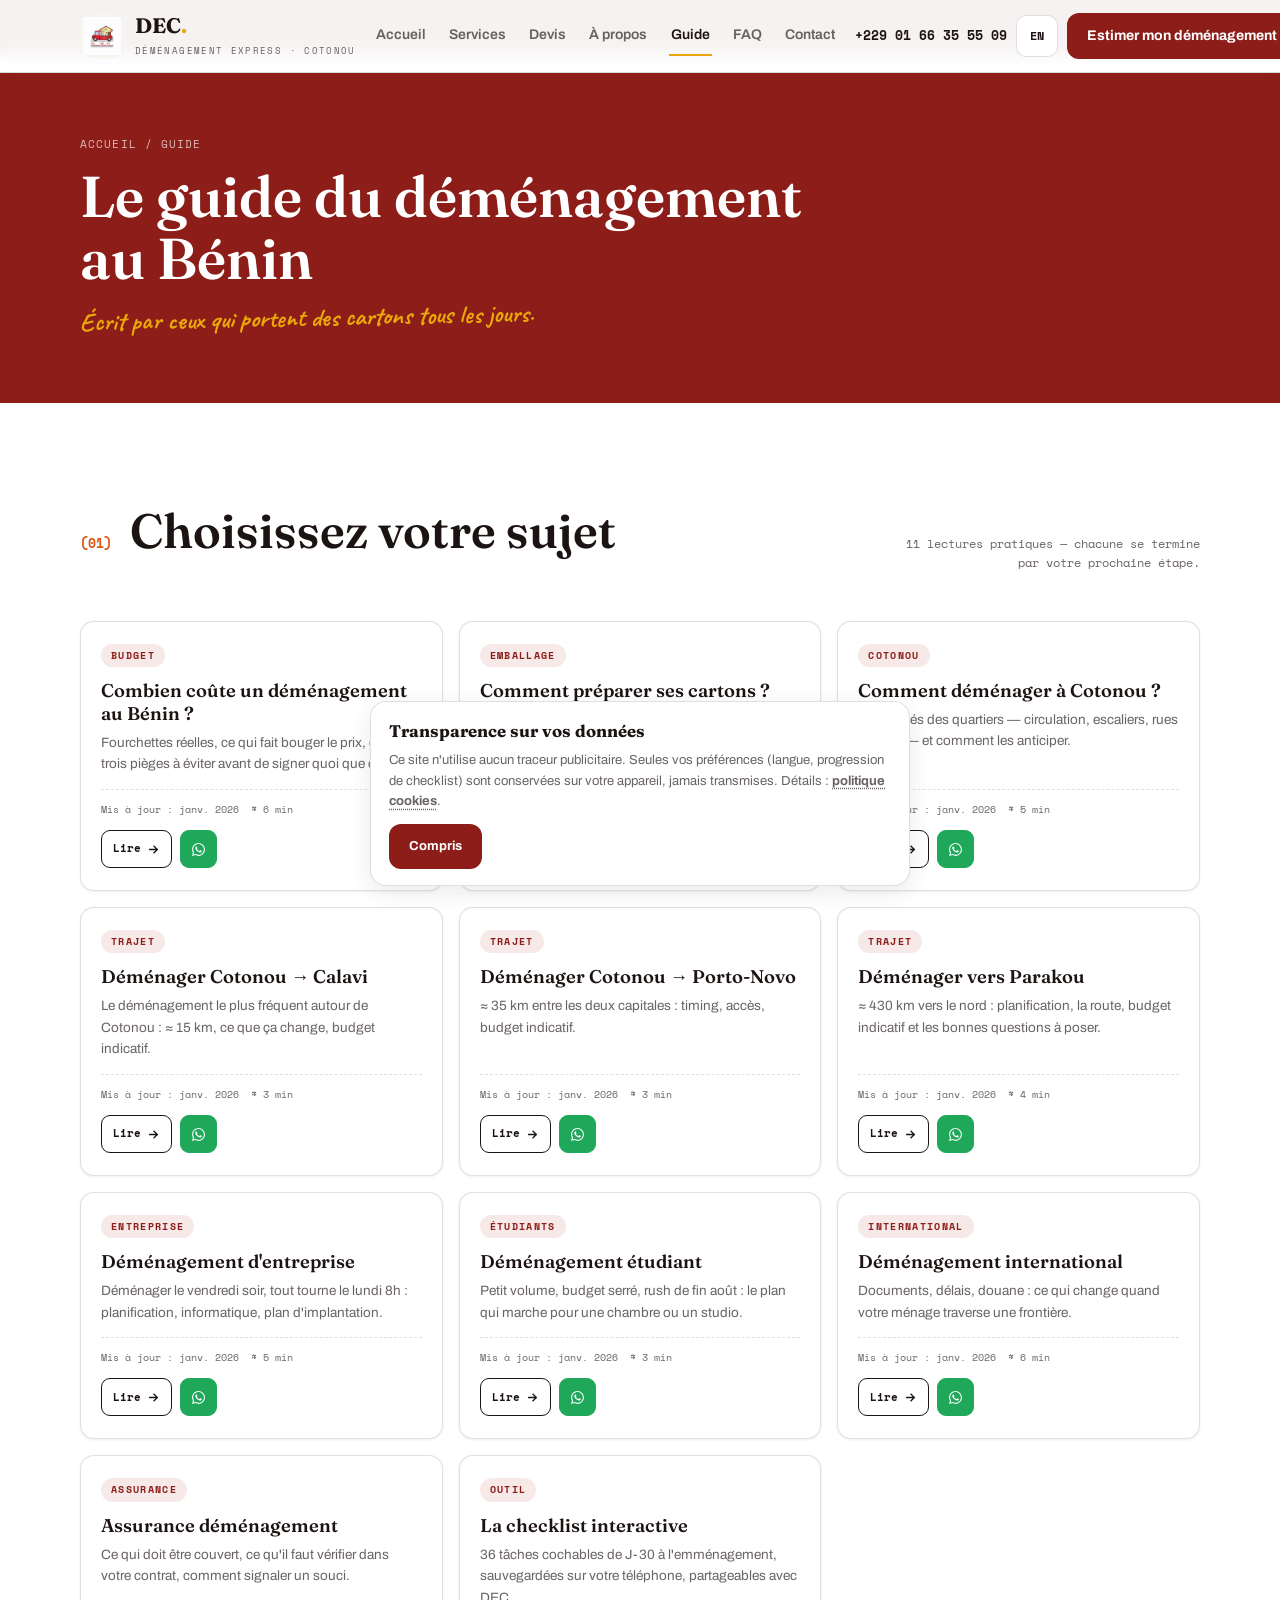
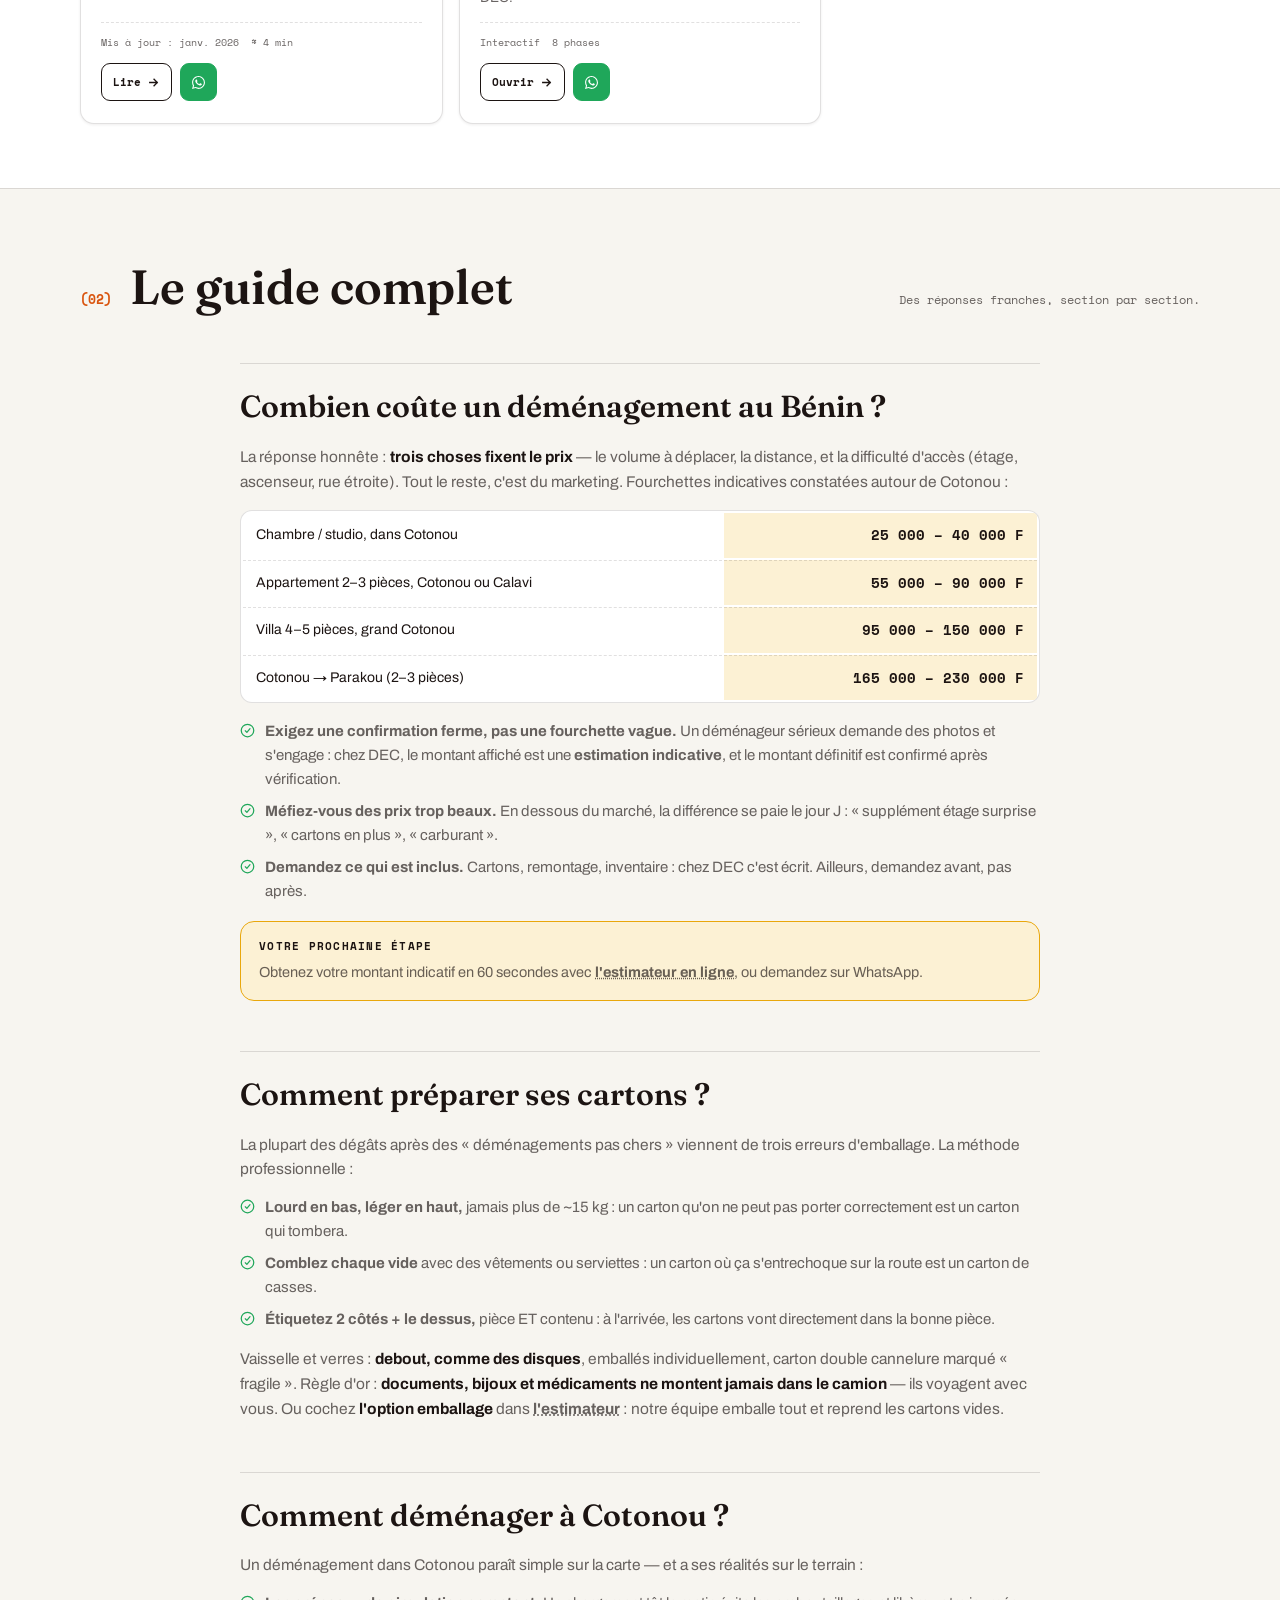
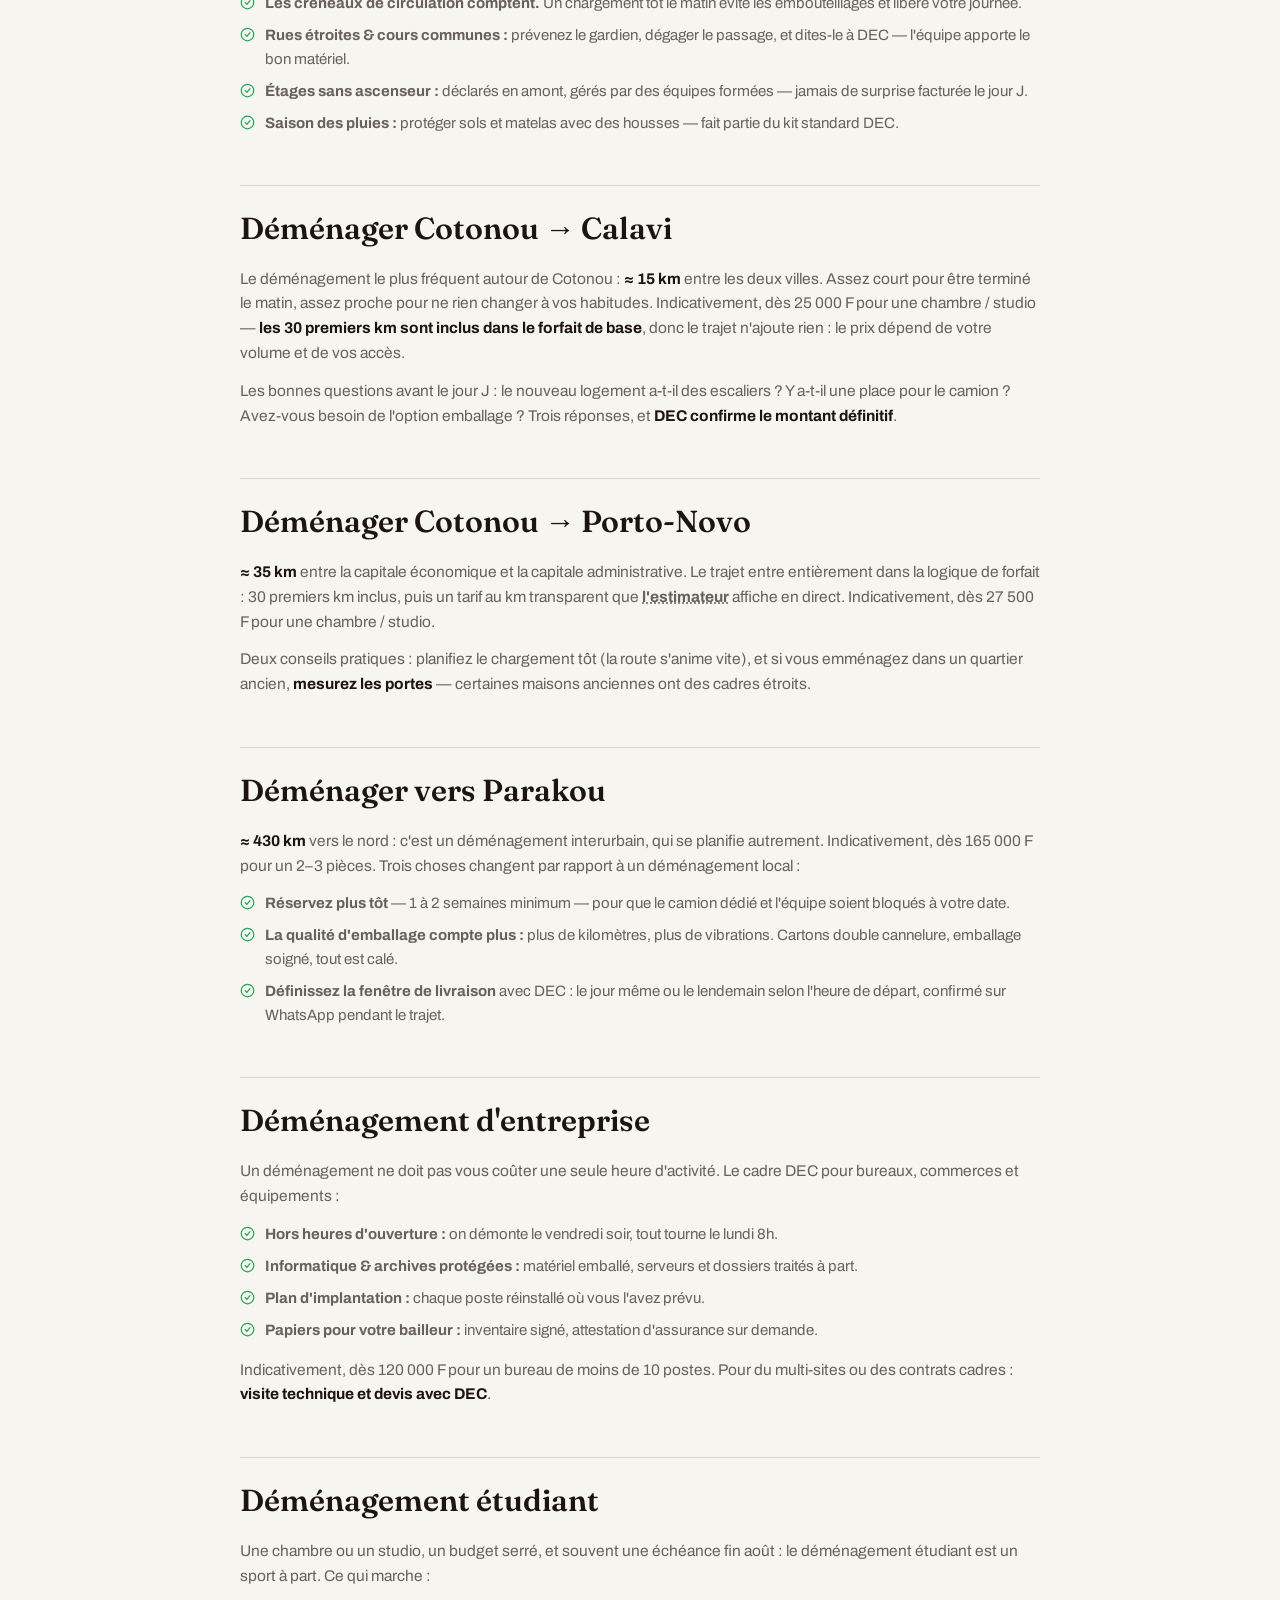
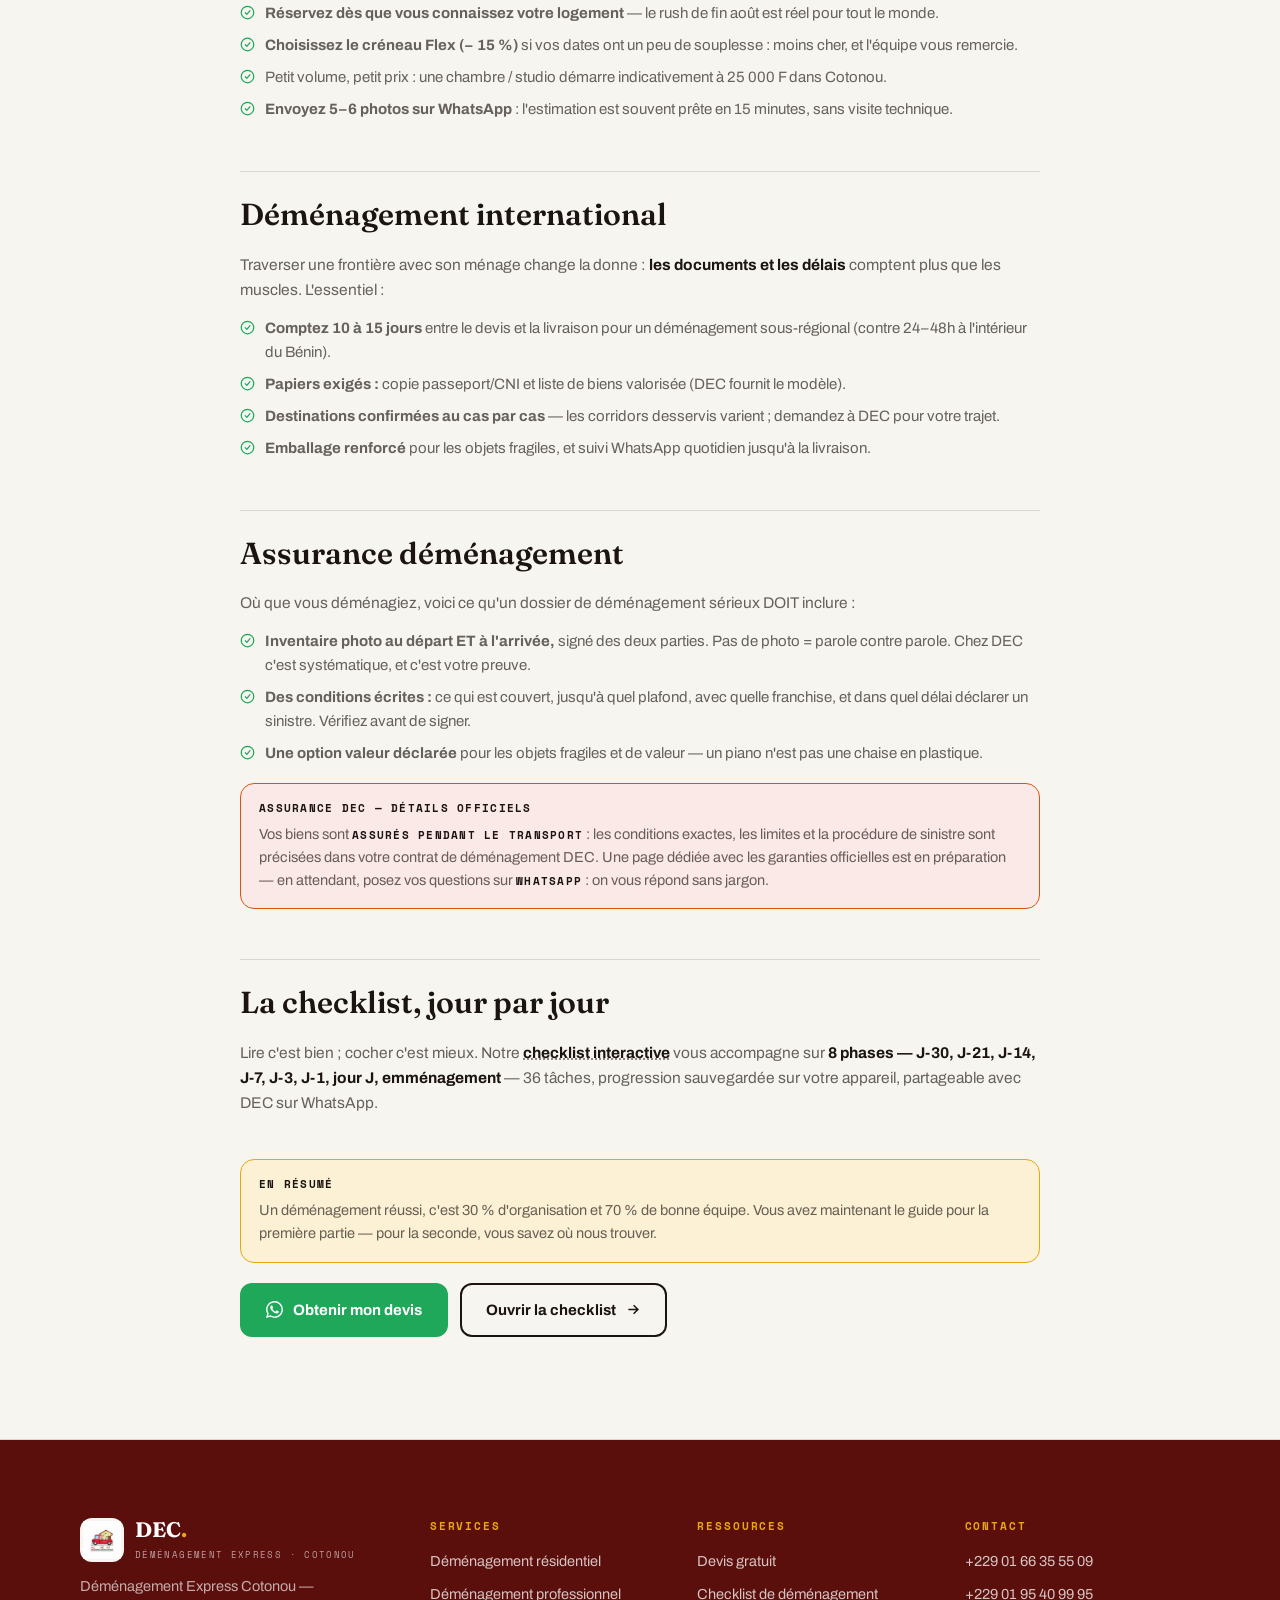
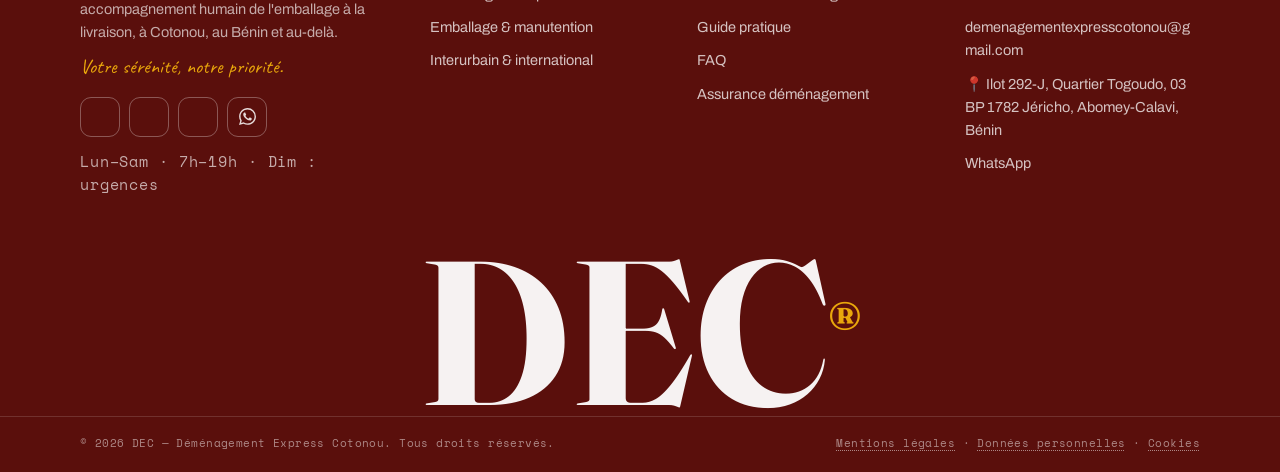
<file: organiser.html>
<!DOCTYPE html>
<html lang="fr" class="no-js">
<head>
<meta charset="UTF-8">
<meta name="viewport" content="width=device-width, initial-scale=1.0, viewport-fit=cover">
<meta name="theme-color" content="#8C1D18">
<title>Guide du déménagement au Bénin — Prix, cartons, routes, assurance | DEC Cotonou</title>
<meta name="description" content="Le guide DEC : combien coûte un déménagement au Bénin, préparer ses cartons, déménager à Cotonou, vers Calavi, Porto-Novo, Parakou, en entreprise, étudiant, à l'international, assurance et checklist.">
<!-- TODO_OFFICIEL : remplacer par votre domaine définitif -->
<link rel="canonical" href="https://www.dec-benin.com/organiser.html">
<meta property="og:type" content="article">
<meta property="og:title" content="Guide du déménagement au Bénin — DEC Cotonou">
<meta property="og:description" content="Prix réels, cartons, routes, entreprise, étudiant, international, assurance : le guide pratique écrit par les déménageurs de Cotonou.">
<meta property="og:url" content="https://www.dec-benin.com/organiser.html">
<meta property="og:image" content="https://www.dec-benin.com/assets/images/logo.jpeg">
<meta name="twitter:card" content="summary_large_image">
<link rel="icon" type="image/svg+xml" href="favicon.svg">
<script>document.documentElement.classList.replace('no-js','js');</script>
<link rel="preconnect" href="https://fonts.googleapis.com">
<link rel="preconnect" href="https://fonts.gstatic.com" crossorigin>
<link href="https://fonts.googleapis.com/css2?family=Fraunces:ital,opsz,wght@0,9..144,500;0,9..144,600;0,9..144,700;1,9..144,500;1,9..144,600&family=Archivo:wght@400;500;600;700&family=Space+Mono:wght@400;700&family=Caveat:wght@600;700&display=swap" rel="stylesheet">
<link rel="stylesheet" href="assets/css/style.css">
<script src="assets/js/config.js"></script>
<style>
/* Styles propres au hub */
.hub-grid{display:grid;grid-template-columns:repeat(3,1fr);gap:16px}
.hub-card{display:flex;flex-direction:column;background:var(--paper);border:1.5px solid var(--line);
  border-radius:var(--r);padding:22px 20px;box-shadow:var(--shadow-s);
  transition:transform .25s var(--ease),box-shadow .25s var(--ease)}
.hub-card:hover{transform:translateY(-4px);box-shadow:var(--shadow-m)}
@media (hover:none){.hub-card:hover{transform:none}}
.hub-cat{font-family:var(--mono);font-size:9.5px;font-weight:700;letter-spacing:.14em;
  text-transform:uppercase;color:var(--brand);background:var(--brand-soft);
  border-radius:999px;padding:4px 10px;width:fit-content;margin-bottom:12px}
.hub-card h3{font-family:var(--disp);font-weight:600;font-size:1.15rem;line-height:1.25;margin-bottom:7px}
.hub-card > p{font-size:13.5px;color:var(--ink-soft);flex:1}
.hub-meta{display:flex;gap:12px;flex-wrap:wrap;font-family:var(--mono);font-size:10px;
  color:var(--ink-soft);margin:14px 0 12px;padding-top:12px;border-top:1px dashed var(--line)}
.hub-cta{display:flex;gap:8px;align-items:center}
.hub-cta a{display:inline-flex;align-items:center;gap:6px;font-family:var(--mono);
  font-size:11px;font-weight:700;border:1.5px solid var(--ink);border-radius:9px;
  padding:8px 11px;min-height:38px;transition:background .2s}
.hub-cta a:hover{background:var(--gold-soft)}
.hub-cta a.hc-wa{background:var(--green);border-color:var(--green);color:#fff}
.hub-cta a.hc-wa:hover{filter:brightness(.94)}
.hub-cta .ico{width:13px;height:13px}
@media (max-width:1000px){.hub-grid{grid-template-columns:1fr 1fr}}
@media (max-width:600px){.hub-grid{grid-template-columns:1fr}}
</style>
<script type="application/ld+json">
{
  "@context":"https://schema.org",
  "@type":"ItemList",
  "name":"Guide du déménagement au Bénin",
  "itemListElement":[
    {"@type":"ListItem","position":1,"name":"Combien coûte un déménagement au Bénin ?","url":"https://www.dec-benin.com/organiser.html#prix"},
    {"@type":"ListItem","position":2,"name":"Comment préparer ses cartons ?","url":"https://www.dec-benin.com/organiser.html#cartons"},
    {"@type":"ListItem","position":3,"name":"Comment déménager à Cotonou ?","url":"https://www.dec-benin.com/organiser.html#cotonou"},
    {"@type":"ListItem","position":4,"name":"Déménager Cotonou → Calavi","url":"https://www.dec-benin.com/organiser.html#calavi"},
    {"@type":"ListItem","position":5,"name":"Déménager Cotonou → Porto-Novo","url":"https://www.dec-benin.com/organiser.html#portonovo"},
    {"@type":"ListItem","position":6,"name":"Déménager vers Parakou","url":"https://www.dec-benin.com/organiser.html#parakou"},
    {"@type":"ListItem","position":7,"name":"Déménagement d'entreprise","url":"https://www.dec-benin.com/organiser.html#entreprise"},
    {"@type":"ListItem","position":8,"name":"Déménagement étudiant","url":"https://www.dec-benin.com/organiser.html#etudiant"},
    {"@type":"ListItem","position":9,"name":"Déménagement international","url":"https://www.dec-benin.com/organiser.html#international"},
    {"@type":"ListItem","position":10,"name":"Assurance déménagement","url":"https://www.dec-benin.com/organiser.html#assurance"},
    {"@type":"ListItem","position":11,"name":"Checklist déménagement","url":"https://www.dec-benin.com/checklist.html"}
  ]
}
</script>
</head>
<body data-page="guide" data-title-fr="Guide du déménagement au Bénin — Prix, cartons, routes, assurance | DEC Cotonou">

<div class="progress" id="progressBar" aria-hidden="true"></div>

<!-- Sprite d'icônes -->
<svg width="0" height="0" style="position:absolute" aria-hidden="true">
  <symbol id="ic-wa" viewBox="0 0 24 24"><path fill="currentColor" d="M17.472 14.382c-.297-.149-1.758-.867-2.03-.967-.273-.099-.471-.148-.67.15-.197.297-.767.966-.94 1.164-.173.199-.347.223-.644.075-.297-.15-1.255-.463-2.39-1.475-.883-.788-1.48-1.761-1.653-2.059-.173-.297-.018-.458.13-.606.134-.133.298-.347.446-.52.149-.174.198-.298.298-.497.099-.198.05-.371-.025-.52-.075-.149-.669-1.612-.916-2.207-.242-.579-.487-.5-.669-.51-.173-.008-.371-.01-.57-.01-.198 0-.52.074-.792.372-.272.297-1.04 1.016-1.04 2.479 0 1.462 1.065 2.875 1.213 3.074.149.198 2.096 3.2 5.077 4.487.709.306 1.262.489 1.694.625.712.227 1.36.195 1.871.118.571-.085 1.758-.719 2.006-1.413.248-.694.248-1.289.173-1.413-.074-.124-.272-.198-.57-.347m-5.421 7.403h-.004a9.87 9.87 0 0 1-5.031-1.378l-.361-.214-3.741.982.998-3.648-.235-.374a9.86 9.86 0 0 1-1.51-5.26c.001-5.45 4.436-9.884 9.888-9.884 2.64 0 5.122 1.03 6.988 2.898a9.825 9.825 0 0 1 2.893 6.994c-.003 5.45-4.437 9.884-9.885 9.884m8.413-18.297A11.815 11.815 0 0 0 12.05 0C5.495 0 .16 5.335.157 11.892c0 2.096.547 4.142 1.588 5.945L.057 24l6.305-1.654a11.882 11.882 0 0 0 5.683 1.448h.005c6.554 0 11.89-5.335 11.893-11.893a11.821 11.821 0 0 0-3.48-8.413z"/></symbol>
  <symbol id="ic-phone" viewBox="0 0 24 24"><path fill="none" stroke="currentColor" stroke-width="2" stroke-linecap="round" stroke-linejoin="round" d="M22 16.92v3a2 2 0 0 1-2.18 2 19.79 19.79 0 0 1-8.63-3.07 19.5 19.5 0 0 1-6-6A19.79 19.79 0 0 1 2.12 4.18 2 2 0 0 1 4.11 2h3a2 2 0 0 1 2 1.72c.13.96.36 1.9.7 2.81a2 2 0 0 1-.45 2.11L8.09 9.91a16 16 0 0 0 6 6l1.27-1.27a2 2 0 0 1 2.11-.45c.91.34 1.85.57 2.81.7A2 2 0 0 1 22 16.92z"/></symbol>
  <symbol id="ic-check" viewBox="0 0 24 24"><g fill="none" stroke="currentColor" stroke-width="2" stroke-linecap="round" stroke-linejoin="round"><circle cx="12" cy="12" r="10"/><path d="m8.5 12.5 2.5 2.5 5-6"/></g></symbol>
  <symbol id="ic-clock" viewBox="0 0 24 24"><g fill="none" stroke="currentColor" stroke-width="2" stroke-linecap="round"><circle cx="12" cy="12" r="9"/><path d="M12 7v5l3 2"/></g></symbol>
  <symbol id="ic-clip" viewBox="0 0 24 24"><g fill="none" stroke="currentColor" stroke-width="2" stroke-linecap="round" stroke-linejoin="round"><rect x="8" y="2" width="8" height="4" rx="1"/><path d="M16 4h2a2 2 0 0 1 2 2v14a2 2 0 0 1-2 2H6a2 2 0 0 1-2-2V6a2 2 0 0 1 2-2h2"/><path d="M9 12h6M9 16h4"/></g></symbol>
  <symbol id="ic-box" viewBox="0 0 24 24"><g fill="none" stroke="currentColor" stroke-width="2" stroke-linecap="round" stroke-linejoin="round"><path d="M21 8 12 3 3 8v8l9 5 9-5z"/><path d="m3 8 9 5 9-5"/><path d="M12 13v8"/></g></symbol>
  <symbol id="ic-globe" viewBox="0 0 24 24"><g fill="none" stroke="currentColor" stroke-width="2" stroke-linecap="round"><circle cx="12" cy="12" r="10"/><path d="M2 12h20"/><path d="M12 2a15.3 15.3 0 0 1 4 10 15.3 15.3 0 0 1-4 10 15.3 15.3 0 0 1-4-10 15.3 15.3 0 0 1 4-10z"/></g></symbol>
  <symbol id="ic-shield" viewBox="0 0 24 24"><path fill="none" stroke="currentColor" stroke-width="2" stroke-linecap="round" stroke-linejoin="round" d="M12 21s7.5-3.7 7.5-9.4V5.2L12 2.5 4.5 5.2v6.4C4.5 17.3 12 21 12 21z"/></symbol>
  <symbol id="ic-pin" viewBox="0 0 24 24"><g fill="none" stroke="currentColor" stroke-width="2" stroke-linecap="round" stroke-linejoin="round"><path d="M21 10c0 7-9 13-9 13s-9-6-9-13a9 9 0 0 1 18 0z"/><circle cx="12" cy="10" r="3"/></g></symbol>
  <symbol id="ic-arr" viewBox="0 0 24 24"><path fill="none" stroke="currentColor" stroke-width="2.4" stroke-linecap="square" d="M5 12h14M13 6l6 6-6 6"/></symbol>
  <symbol id="ic-users" viewBox="0 0 24 24"><g fill="none" stroke="currentColor" stroke-width="2" stroke-linecap="round" stroke-linejoin="round"><path d="M17 21v-2a4 4 0 0 0-4-4H7a4 4 0 0 0-4 4v2"/><circle cx="10" cy="7" r="4"/><path d="M21 21v-2a4 4 0 0 0-3-3.87"/><path d="M15 3.13a4 4 0 0 1 0 7.75"/></g></symbol>
  <symbol id="ic-route" viewBox="0 0 24 24"><g fill="none" stroke="currentColor" stroke-width="2" stroke-linecap="round" stroke-linejoin="round"><circle cx="6" cy="19" r="3"/><path d="M9 19h8.5a3.5 3.5 0 0 0 0-7h-11a3.5 3.5 0 0 1 0-7H15"/><circle cx="18" cy="5" r="3"/></g></symbol>
  <symbol id="ic-truck" viewBox="0 0 24 24"><g fill="none" stroke="currentColor" stroke-width="2" stroke-linecap="round" stroke-linejoin="round"><rect x="1" y="4" width="13.5" height="11.5" rx="1.5"/><path d="M14.5 8.5h4.2l3.8 4v3h-8z"/><circle cx="5.6" cy="18.2" r="2.1"/><circle cx="17.6" cy="18.2" r="2.1"/></g></symbol>
</svg>

<!-- ============ HEADER EN DUR ============ -->
<header class="site-head" id="siteHeader">
  <div class="wrap head-in">
    <a class="logo" href="index.html" aria-label="DEC — accueil">
      <span class="logo-tile"><svg class="ico" style="width:24px;height:24px" viewBox="0 0 24 24" aria-hidden="true"><path fill="currentColor" d="M12 21.5S3.8 17.4 3.8 11V4.9L12 2l8.2 2.9V11c0 6.4-8.2 10.5-8.2 10.5z"/><path fill="#8C1D18" d="M12 6.5 7.5 10.2h1.4v4.3h6.2v-4.3h1.4L12 6.5z"/></svg></span>
      <span class="logo-txt"><b>DEC<i>.</i></b><span data-en="EXPRESS MOVING · COTONOU">DÉMÉNAGEMENT EXPRESS · COTONOU</span></span>
    </a>
    <nav class="main-nav" aria-label="Navigation principale">
      <a href="index.html" data-en="Home">Accueil</a>
      <a href="services.html" data-en="Services">Services</a>
      <a href="devis.html" data-en="Quote">Devis</a>
      <a href="a-propos.html" data-en="About">À propos</a>
      <a href="organiser.html" class="on" data-en="Guide">Guide</a>
      <a href="faq.html" data-en="FAQ">FAQ</a>
      <a href="contact.html" data-en="Contact">Contact</a>
    </nav>
    <div class="head-right">
      <a class="head-tel" href="tel:+2290166355509">+229 01 66 35 55 09</a>
      <button class="lang-btn" id="langBtn" aria-label="Switch language / Changer de langue">EN</button>
      <a class="btn btn-solid btn-head" href="devis.html" data-en="Estimate my move">Estimer mon déménagement</a>
      <a class="btn btn-wa btn-head" data-wa-generic target="_blank" rel="noopener" href="#" aria-label="WhatsApp"><svg class="ico" style="width:17px;height:17px"><use href="#ic-wa"/></svg></a>
      <button class="burger" id="burger" aria-label="Ouvrir le menu" aria-expanded="false"><i></i><i></i></button>
    </div>
  </div>
</header>

<nav class="mobile-nav" id="mobileNav" aria-label="Menu mobile">
  <a href="index.html"><small>01</small><span data-en="Home">Accueil</span></a>
  <a href="services.html"><small>02</small><span data-en="Services">Services</span></a>
  <a href="devis.html"><small>03</small><span data-en="Quote">Devis</span></a>
  <a href="a-propos.html"><small>04</small><span data-en="About">À propos</span></a>
  <a href="organiser.html"><small>05</small><span data-en="Guide">Guide</span></a>
  <a href="faq.html"><small>06</small>FAQ</a>
  <a href="contact.html"><small>07</small><span data-en="Contact">Contact</span></a>
  <a href="checklist.html"><small>08</small><span data-en="Checklist">Checklist</span></a>
  <a href="tel:+2290166355509"><small>09</small><span data-en="Call">Appeler</span></a>
  <a data-wa-generic target="_blank" rel="noopener" href="#"><small>10</small>WhatsApp</a>
</nav>

<main id="main">

<!-- ============ EN-TÊTE ============ -->
<div class="pagehead">
  <div class="wrap">
    <nav class="crumbs" aria-label="Fil d'Ariane">
      <a href="index.html" data-en="Home">Accueil</a><span>/</span><span data-en="Guide">Guide</span>
    </nav>
    <h1 data-en="The moving guide for Benin">Le guide du déménagement au Bénin</h1>
    <span class="script" data-en="Written by people who carry boxes every day.">Écrit par ceux qui portent des cartons tous les jours.</span>
  </div>
</div>

<!-- ============ (01) HUB — LES 11 ARTICLES ============ -->
<section class="sec" id="hub" style="padding-bottom:clamp(40px,6vw,64px)">
  <div class="wrap">
    <div class="sec-head rv">
      <span class="sec-num">(01)</span>
      <h2 data-en="Pick your topic">Choisissez votre sujet</h2>
      <p class="sec-note" data-en="11 practical reads — each one ends with your next step.">11 lectures pratiques — chacune se termine par votre prochaine étape.</p>
    </div>
    <!-- TODO_OFFICIEL : mettez à jour la date « Mis à jour » de chaque carte à chaque révision du contenu. -->
    <div class="hub-grid">

      <article class="hub-card rv">
        <span class="hub-cat" data-en="Budget">Budget</span>
        <h3 data-en="How much does a move in Benin cost?">Combien coûte un déménagement au Bénin&nbsp;?</h3>
        <p data-en="Real price ranges, what makes the price move, and the three traps to avoid before signing anything.">Fourchettes réelles, ce qui fait bouger le prix, et les trois pièges à éviter avant de signer quoi que ce soit.</p>
        <div class="hub-meta"><span data-en="Updated: Jan 2026">Mis à jour : janv. 2026</span><span>≈ 6 min</span></div>
        <div class="hub-cta">
          <a href="#prix" data-en="Read">Lire<svg class="ico"><use href="#ic-arr"/></svg></a>
          <a class="hc-wa" data-wa-generic target="_blank" rel="noopener" href="#" aria-label="WhatsApp"><svg class="ico"><use href="#ic-wa"/></svg></a>
        </div>
      </article>

      <article class="hub-card rv" style="--d:.04s">
        <span class="hub-cat" data-en="Packing">Emballage</span>
        <h3 data-en="How to prepare your boxes?">Comment préparer ses cartons&nbsp;?</h3>
        <p data-en="The 3 rules of a good box, how to save your china, and what never goes in the truck.">Les 3 règles d'un bon carton, comment sauver la vaisselle, et ce qui ne monte jamais dans le camion.</p>
        <div class="hub-meta"><span data-en="Updated: Jan 2026">Mis à jour : janv. 2026</span><span>≈ 5 min</span></div>
        <div class="hub-cta">
          <a href="#cartons" data-en="Read">Lire<svg class="ico"><use href="#ic-arr"/></svg></a>
          <a class="hc-wa" data-wa-generic target="_blank" rel="noopener" href="#" aria-label="WhatsApp"><svg class="ico"><use href="#ic-wa"/></svg></a>
        </div>
      </article>

      <article class="hub-card rv" style="--d:.08s">
        <span class="hub-cat">Cotonou</span>
        <h3 data-en="How to move within Cotonou?">Comment déménager à Cotonou&nbsp;?</h3>
        <p data-en="Neighbourhood realities — traffic, stairs, narrow streets — and how to plan around them.">Les réalités des quartiers — circulation, escaliers, rues étroites — et comment les anticiper.</p>
        <div class="hub-meta"><span data-en="Updated: Jan 2026">Mis à jour : janv. 2026</span><span>≈ 5 min</span></div>
        <div class="hub-cta">
          <a href="#cotonou" data-en="Read">Lire<svg class="ico"><use href="#ic-arr"/></svg></a>
          <a class="hc-wa" data-wa-generic target="_blank" rel="noopener" href="#" aria-label="WhatsApp"><svg class="ico"><use href="#ic-wa"/></svg></a>
        </div>
      </article>

      <article class="hub-card rv" style="--d:.12s">
        <span class="hub-cat" data-en="Route">Trajet</span>
        <h3 data-en="Moving Cotonou → Calavi">Déménager Cotonou → Calavi</h3>
        <p data-en="The most frequent move around Cotonou: ≈ 15 km, what it changes, indicative budget.">Le déménagement le plus fréquent autour de Cotonou : ≈ 15 km, ce que ça change, budget indicatif.</p>
        <div class="hub-meta"><span data-en="Updated: Jan 2026">Mis à jour : janv. 2026</span><span>≈ 3 min</span></div>
        <div class="hub-cta">
          <a href="#calavi" data-en="Read">Lire<svg class="ico"><use href="#ic-arr"/></svg></a>
          <a class="hc-wa" data-wa-generic target="_blank" rel="noopener" href="#" aria-label="WhatsApp"><svg class="ico"><use href="#ic-wa"/></svg></a>
        </div>
      </article>

      <article class="hub-card rv" style="--d:.16s">
        <span class="hub-cat" data-en="Route">Trajet</span>
        <h3 data-en="Moving Cotonou → Porto-Novo">Déménager Cotonou → Porto-Novo</h3>
        <p data-en="≈ 35 km between the two capitals: timing, access, indicative budget.">≈ 35 km entre les deux capitales : timing, accès, budget indicatif.</p>
        <div class="hub-meta"><span data-en="Updated: Jan 2026">Mis à jour : janv. 2026</span><span>≈ 3 min</span></div>
        <div class="hub-cta">
          <a href="#portonovo" data-en="Read">Lire<svg class="ico"><use href="#ic-arr"/></svg></a>
          <a class="hc-wa" data-wa-generic target="_blank" rel="noopener" href="#" aria-label="WhatsApp"><svg class="ico"><use href="#ic-wa"/></svg></a>
        </div>
      </article>

      <article class="hub-card rv" style="--d:.2s">
        <span class="hub-cat" data-en="Route">Trajet</span>
        <h3 data-en="Moving to Parakou">Déménager vers Parakou</h3>
        <p data-en="≈ 430 km to the north: planning, the road, indicative budget and the right questions to ask.">≈ 430 km vers le nord : planification, la route, budget indicatif et les bonnes questions à poser.</p>
        <div class="hub-meta"><span data-en="Updated: Jan 2026">Mis à jour : janv. 2026</span><span>≈ 4 min</span></div>
        <div class="hub-cta">
          <a href="#parakou" data-en="Read">Lire<svg class="ico"><use href="#ic-arr"/></svg></a>
          <a class="hc-wa" data-wa-generic target="_blank" rel="noopener" href="#" aria-label="WhatsApp"><svg class="ico"><use href="#ic-wa"/></svg></a>
        </div>
      </article>

      <article class="hub-card rv" style="--d:.24s">
        <span class="hub-cat" data-en="Business">Entreprise</span>
        <h3 data-en="Office &amp; business moving">Déménagement d'entreprise</h3>
        <p data-en="Move Friday evening, everything runs Monday 8am: planning, IT protection, floor plan.">Déménager le vendredi soir, tout tourne le lundi 8h : planification, informatique, plan d'implantation.</p>
        <div class="hub-meta"><span data-en="Updated: Jan 2026">Mis à jour : janv. 2026</span><span>≈ 5 min</span></div>
        <div class="hub-cta">
          <a href="#entreprise" data-en="Read">Lire<svg class="ico"><use href="#ic-arr"/></svg></a>
          <a class="hc-wa" data-wa-generic target="_blank" rel="noopener" href="#" aria-label="WhatsApp"><svg class="ico"><use href="#ic-wa"/></svg></a>
        </div>
      </article>

      <article class="hub-card rv" style="--d:.28s">
        <span class="hub-cat" data-en="Students">Étudiants</span>
        <h3 data-en="Student moving">Déménagement étudiant</h3>
        <p data-en="Small volume, tight budget, end-of-August rush: the plan that works for a room or a studio.">Petit volume, budget serré, rush de fin août : le plan qui marche pour une chambre ou un studio.</p>
        <div class="hub-meta"><span data-en="Updated: Jan 2026">Mis à jour : janv. 2026</span><span>≈ 3 min</span></div>
        <div class="hub-cta">
          <a href="#etudiant" data-en="Read">Lire<svg class="ico"><use href="#ic-arr"/></svg></a>
          <a class="hc-wa" data-wa-generic target="_blank" rel="noopener" href="#" aria-label="WhatsApp"><svg class="ico"><use href="#ic-wa"/></svg></a>
        </div>
      </article>

      <article class="hub-card rv" style="--d:.32s">
        <span class="hub-cat" data-en="Abroad">International</span>
        <h3 data-en="International moving">Déménagement international</h3>
        <p data-en="Documents, lead times, customs: what changes when your household crosses a border.">Documents, délais, douane : ce qui change quand votre ménage traverse une frontière.</p>
        <div class="hub-meta"><span data-en="Updated: Jan 2026">Mis à jour : janv. 2026</span><span>≈ 6 min</span></div>
        <div class="hub-cta">
          <a href="#international" data-en="Read">Lire<svg class="ico"><use href="#ic-arr"/></svg></a>
          <a class="hc-wa" data-wa-generic target="_blank" rel="noopener" href="#" aria-label="WhatsApp"><svg class="ico"><use href="#ic-wa"/></svg></a>
        </div>
      </article>

      <article class="hub-card rv" style="--d:.36s">
        <span class="hub-cat" data-en="Insurance">Assurance</span>
        <h3 data-en="Moving insurance">Assurance déménagement</h3>
        <p data-en="What must be covered, what to check in your contract, how to report an issue.">Ce qui doit être couvert, ce qu'il faut vérifier dans votre contrat, comment signaler un souci.</p>
        <div class="hub-meta"><span data-en="Updated: Jan 2026">Mis à jour : janv. 2026</span><span>≈ 4 min</span></div>
        <div class="hub-cta">
          <a href="#assurance" data-en="Read">Lire<svg class="ico"><use href="#ic-arr"/></svg></a>
          <a class="hc-wa" data-wa-generic target="_blank" rel="noopener" href="#" aria-label="WhatsApp"><svg class="ico"><use href="#ic-wa"/></svg></a>
        </div>
      </article>

      <article class="hub-card rv" style="--d:.4s">
        <span class="hub-cat" data-en="Tool">Outil</span>
        <h3 data-en="The interactive checklist">La checklist interactive</h3>
        <p data-en="36 tickable tasks from J-30 to move-in, saved on your phone, shareable with DEC.">36 tâches cochables de J-30 à l'emménagement, sauvegardées sur votre téléphone, partageables avec DEC.</p>
        <div class="hub-meta"><span data-en="Interactive">Interactif</span><span data-en="8 phases">8 phases</span></div>
        <div class="hub-cta">
          <a href="checklist.html" data-en="Open">Ouvrir<svg class="ico"><use href="#ic-arr"/></svg></a>
          <a class="hc-wa" data-wa-generic target="_blank" rel="noopener" href="#" aria-label="WhatsApp"><svg class="ico"><use href="#ic-wa"/></svg></a>
        </div>
      </article>

    </div>
  </div>
</section>

<!-- ============ (02) LE GUIDE DÉTAILLÉ ============ -->
<section class="sec terrain" id="articles" style="padding-top:0">
  <div class="wrap">
    <div class="sec-head rv" style="padding-top:clamp(46px,6vw,72px)">
      <span class="sec-num">(02)</span>
      <h2 data-en="The full guide">Le guide complet</h2>
      <p class="sec-note" data-en="Straight answers, section by section.">Des réponses franches, section par section.</p>
    </div>
    <div class="article">

      <!-- 1. PRIX -->
      <h2 id="prix" class="rv" data-en="How much does a move in Benin cost?">Combien coûte un déménagement au Bénin&nbsp;?</h2>
      <p class="rv" data-en="The honest answer: <b>three things set the price</b> — the volume to move, the distance, and the difficulty of access (floor, lift, narrow street). Everything else is marketing. Indicative ranges observed around Cotonou:">La réponse honnête : <b>trois choses fixent le prix</b> — le volume à déplacer, la distance, et la difficulté d'accès (étage, ascenseur, rue étroite). Tout le reste, c'est du marketing. Fourchettes indicatives constatées autour de Cotonou :</p>
      <table class="tbl rv"><tbody>
        <tr><td data-en="Room / studio, within Cotonou">Chambre / studio, dans Cotonou</td><td>25 000 – 40 000 F</td></tr>
        <tr><td data-en="2–3-room apartment, Cotonou or Calavi">Appartement 2–3 pièces, Cotonou ou Calavi</td><td>55 000 – 90 000 F</td></tr>
        <tr><td data-en="Villa 4–5 rooms, greater Cotonou">Villa 4–5 pièces, grand Cotonou</td><td>95 000 – 150 000 F</td></tr>
        <tr><td data-en="Cotonou → Parakou (2–3 rooms)">Cotonou → Parakou (2–3 pièces)</td><td>165 000 – 230 000 F</td></tr>
      </tbody></table>
      <ul class="rv">
        <li><svg class="ico"><use href="#ic-check"/></svg><span data-en="<b>Ask for a firm confirmation, not a vague range.</b> A serious mover asks for photos and commits: at DEC the displayed amount is an <b>indicative estimate</b>, and the definitive amount is confirmed after checking."><b>Exigez une confirmation ferme, pas une fourchette vague.</b> Un déménageur sérieux demande des photos et s'engage : chez DEC, le montant affiché est une <b>estimation indicative</b>, et le montant définitif est confirmé après vérification.</span></li>
        <li><svg class="ico"><use href="#ic-check"/></svg><span data-en="<b>Beware of too-good prices.</b> Below market rate, the difference is paid on moving day: 'surprise stairs fee', 'extra boxes', 'fuel'."><b>Méfiez-vous des prix trop beaux.</b> En dessous du marché, la différence se paie le jour J : « supplément étage surprise », « cartons en plus », « carburant ».</span></li>
        <li><svg class="ico"><use href="#ic-check"/></svg><span data-en="<b>Ask what's included.</b> Boxes, reassembly, inventory: at DEC it's written. Elsewhere, ask before, not after."><b>Demandez ce qui est inclus.</b> Cartons, remontage, inventaire : chez DEC c'est écrit. Ailleurs, demandez avant, pas après.</span></li>
      </ul>
      <div class="kbox rv"><b data-en="Your next step">Votre prochaine étape</b>
        <p data-en="Get your indicative amount in 60 seconds with the <a href='devis.html' style='font-weight:700;text-decoration:underline dotted'>online estimator</a>, or ask on WhatsApp.">Obtenez votre montant indicatif en 60 secondes avec <a href="devis.html" style="font-weight:700;text-decoration:underline dotted">l'estimateur en ligne</a>, ou demandez sur WhatsApp.</p>
      </div>

      <!-- 2. CARTONS -->
      <h2 id="cartons" class="rv" data-en="How to prepare your boxes?">Comment préparer ses cartons&nbsp;?</h2>
      <p class="rv" data-en="Most damage after 'cheap moves' comes from three packing mistakes. The professional method:">La plupart des dégâts après des « déménagements pas chers » viennent de trois erreurs d'emballage. La méthode professionnelle :</p>
      <ul class="rv">
        <li><svg class="ico"><use href="#ic-check"/></svg><span data-en="<b>Heavy at the bottom, light on top,</b> never over ~15 kg: a box you can't lift safely is a box that will be dropped."><b>Lourd en bas, léger en haut,</b> jamais plus de ~15 kg : un carton qu'on ne peut pas porter correctement est un carton qui tombera.</span></li>
        <li><svg class="ico"><use href="#ic-check"/></svg><span data-en="<b>Fill every gap</b> with clothes or towels: a box where things knock against each other on the road is a box of breakage."><b>Comblez chaque vide</b> avec des vêtements ou serviettes : un carton où ça s'entrechoque sur la route est un carton de casses.</span></li>
        <li><svg class="ico"><use href="#ic-check"/></svg><span data-en="<b>Label 2 sides + top,</b> room AND contents: on arrival, boxes go straight to the right room."><b>Étiquetez 2 côtés + le dessus,</b> pièce ET contenu : à l'arrivée, les cartons vont directement dans la bonne pièce.</span></li>
      </ul>
      <p class="rv" data-en="China and glasses: <b>vertically, like records</b>, wrapped individually, double-wall box marked 'fragile'. Golden rule: <b>documents, jewelry and medicine never go in the truck</b> — they travel with you. Or check the <b>packing option</b> in the <a href='devis.html' style='font-weight:700;text-decoration:underline dotted'>estimator</a>: our team packs everything and collects the empties.">Vaisselle et verres : <b>debout, comme des disques</b>, emballés individuellement, carton double cannelure marqué « fragile ». Règle d'or : <b>documents, bijoux et médicaments ne montent jamais dans le camion</b> — ils voyagent avec vous. Ou cochez <b>l'option emballage</b> dans <a href="devis.html" style="font-weight:700;text-decoration:underline dotted">l'estimateur</a> : notre équipe emballe tout et reprend les cartons vides.</p>

      <!-- 3. COTONOU -->
      <h2 id="cotonou" class="rv" data-en="How to move within Cotonou?">Comment déménager à Cotonou&nbsp;?</h2>
      <p class="rv" data-en="A move inside Cotonou looks simple on the map — and has its own realities on the ground:">Un déménagement dans Cotonou paraît simple sur la carte — et a ses réalités sur le terrain :</p>
      <ul class="rv">
        <li><svg class="ico"><use href="#ic-check"/></svg><span data-en="<b>Traffic windows matter.</b> Early morning loading avoids the rush and frees your whole day."><b>Les créneaux de circulation comptent.</b> Un chargement tôt le matin évite les embouteillages et libère votre journée.</span></li>
        <li><svg class="ico"><use href="#ic-check"/></svg><span data-en="<b>Narrow streets &amp; compounds:</b> warn the caretaker, clear the passage, and tell DEC — the crew brings the right equipment."><b>Rues étroites &amp; cours communes :</b> prévenez le gardien, dégager le passage, et dites-le à DEC — l'équipe apporte le bon matériel.</span></li>
        <li><svg class="ico"><use href="#ic-check"/></svg><span data-en="<b>Floors without lift:</b> declared upfront, handled by trained crews — never a surprise fee on the day."><b>Étages sans ascenseur :</b> déclarés en amont, gérés par des équipes formées — jamais de surprise facturée le jour J.</span></li>
        <li><svg class="ico"><use href="#ic-check"/></svg><span data-en="<b>Rainy season:</b> protect floors and mattresses with covers — part of the standard DEC kit."><b>Saison des pluies :</b> protéger sols et matelas avec des housses — fait partie du kit standard DEC.</span></li>
      </ul>

      <!-- 4. CALAVI -->
      <h2 id="calavi" class="rv" data-en="Moving Cotonou → Calavi">Déménager Cotonou → Calavi</h2>
      <p class="rv" data-en="The most frequent move around Cotonou: <b>≈ 15 km</b> between the two cities. Short enough to be done in the morning, close enough that nothing changes in your routine. Indicatively, from 25,000 F for a room / studio — <b>the first 30 km are included in the base rate</b>, so the route itself doesn't add anything: the price is set by your volume and access.">Le déménagement le plus fréquent autour de Cotonou : <b>≈ 15 km</b> entre les deux villes. Assez court pour être terminé le matin, assez proche pour ne rien changer à vos habitudes. Indicativement, dès 25 000 F pour une chambre / studio — <b>les 30 premiers km sont inclus dans le forfait de base</b>, donc le trajet n'ajoute rien : le prix dépend de votre volume et de vos accès.</p>
      <p class="rv" data-en="The right questions before the day: does the new place have stairs? Is there a spot for the truck? Do you need the packing option? Three answers, and <b>DEC confirms the definitive amount</b>.">Les bonnes questions avant le jour J : le nouveau logement a-t-il des escaliers ? Y a-t-il une place pour le camion ? Avez-vous besoin de l'option emballage ? Trois réponses, et <b>DEC confirme le montant définitif</b>.</p>

      <!-- 5. PORTO-NOVO -->
      <h2 id="portonovo" class="rv" data-en="Moving Cotonou → Porto-Novo">Déménager Cotonou → Porto-Novo</h2>
      <p class="rv" data-en="<b>≈ 35 km</b> between the economic and administrative capitals. The route is fully covered by the flat-rate zone logic: first 30 km included, then a transparent per-km rate that the <a href='devis.html' style='font-weight:700;text-decoration:underline dotted'>estimator</a> shows live. Indicatively, from 27,500 F for a room / studio."><b>≈ 35 km</b> entre la capitale économique et la capitale administrative. Le trajet entre entièrement dans la logique de forfait : 30 premiers km inclus, puis un tarif au km transparent que <a href="devis.html" style="font-weight:700;text-decoration:underline dotted">l'estimateur</a> affiche en direct. Indicativement, dès 27 500 F pour une chambre / studio.</p>
      <p class="rv" data-en="Two practical tips: plan the loading early (the road gets busy), and if you move into an older neighbourhood, <b>measure the doors</b> — older houses sometimes have narrow frames. Deux conseils pratiques : planifiez le chargement tôt (la route s'anime vite), et si vous emménagez dans un quartier ancien, <b>mesurez les portes</b> — certaines maisons anciennes ont des cadres étroits.">Deux conseils pratiques : planifiez le chargement tôt (la route s'anime vite), et si vous emménagez dans un quartier ancien, <b>mesurez les portes</b> — certaines maisons anciennes ont des cadres étroits.</p>

      <!-- 6. PARAKOU -->
      <h2 id="parakou" class="rv" data-en="Moving to Parakou">Déménager vers Parakou</h2>
      <p class="rv" data-en="<b>≈ 430 km</b> to the north: this is an inter-city move, planned differently. Indicatively, from 165,000 F for a 2–3-room flat. Three things change compared to a local move:"><b>≈ 430 km</b> vers le nord : c'est un déménagement interurbain, qui se planifie autrement. Indicativement, dès 165 000 F pour un 2–3 pièces. Trois choses changent par rapport à un déménagement local :</p>
      <ul class="rv">
        <li><svg class="ico"><use href="#ic-check"/></svg><span data-en="<b>Book earlier</b> — 1 to 2 weeks minimum — so the dedicated truck and crew are reserved for your date."><b>Réservez plus tôt</b> — 1 à 2 semaines minimum — pour que le camion dédié et l'équipe soient bloqués à votre date.</span></li>
        <li><svg class="ico"><use href="#ic-check"/></svg><span data-en="<b>Packing quality matters more:</b> more kilometres means more vibration. Double-wall boxes, careful wrapping, everything secured."><b>La qualité d'emballage compte plus :</b> plus de kilomètres, plus de vibrations. Cartons double cannelure, emballage soigné, tout est calé.</span></li>
        <li><svg class="ico"><use href="#ic-check"/></svg><span data-en="<b>Define the delivery window</b> with DEC: same day or next day depending on the departure time, confirmed on WhatsApp during the journey."><b>Définissez la fenêtre de livraison</b> avec DEC : le jour même ou le lendemain selon l'heure de départ, confirmé sur WhatsApp pendant le trajet.</span></li>
      </ul>

      <!-- 7. ENTREPRISE -->
      <h2 id="entreprise" class="rv" data-en="Office &amp; business moving">Déménagement d'entreprise</h2>
      <p class="rv" data-en="A move shouldn't cost you a single hour of business. The DEC framework for offices, shops and equipment:">Un déménagement ne doit pas vous coûter une seule heure d'activité. Le cadre DEC pour bureaux, commerces et équipements :</p>
      <ul class="rv">
        <li><svg class="ico"><use href="#ic-check"/></svg><span data-en="<b>Outside opening hours:</b> dismantle Friday evening, everything runs Monday 8am."><b>Hors heures d'ouverture :</b> on démonte le vendredi soir, tout tourne le lundi 8h.</span></li>
        <li><svg class="ico"><use href="#ic-check"/></svg><span data-en="<b>IT &amp; archives protected:</b> equipment wrapped, servers and files handled separately."><b>Informatique &amp; archives protégées :</b> matériel emballé, serveurs et dossiers traités à part.</span></li>
        <li><svg class="ico"><use href="#ic-check"/></svg><span data-en="<b>Floor plan implementation:</b> every workstation reinstalled where you planned it."><b>Plan d'implantation :</b> chaque poste réinstallé où vous l'avez prévu.</span></li>
        <li><svg class="ico"><use href="#ic-check"/></svg><span data-en="<b>Paperwork for your landlord:</b> signed inventory, insurance certificate on request."><b>Papiers pour votre bailleur :</b> inventaire signé, attestation d'assurance sur demande.</span></li>
      </ul>
      <p class="rv" data-en="Indicatively, from 120,000 F for an office under 10 workstations. For multi-site or framework contracts: <b>site visit and quote with DEC</b>.">Indicativement, dès 120 000 F pour un bureau de moins de 10 postes. Pour du multi-sites ou des contrats cadres : <b>visite technique et devis avec DEC</b>.</p>

      <!-- 8. ÉTUDIANT -->
      <h2 id="etudiant" class="rv" data-en="Student moving">Déménagement étudiant</h2>
      <p class="rv" data-en="A room or a studio, a tight budget, and often a deadline at the end of August: the student move is a sport of its own. What works:">Une chambre ou un studio, un budget serré, et souvent une échéance fin août : le déménagement étudiant est un sport à part. Ce qui marche :</p>
      <ul class="rv">
        <li><svg class="ico"><use href="#ic-check"/></svg><span data-en="<b>Book as early as you know your housing</b> — the end-of-August rush is real for everyone."><b>Réservez dès que vous connaissez votre logement</b> — le rush de fin août est réel pour tout le monde.</span></li>
        <li><svg class="ico"><use href="#ic-check"/></svg><span data-en="<b>Choose the Flex slot (− 15%)</b> if your dates have some give: cheaper, and the crew thanks you."><b>Choisissez le créneau Flex (− 15 %)</b> si vos dates ont un peu de souplesse : moins cher, et l'équipe vous remercie.</span></li>
        <li><svg class="ico"><use href="#ic-check"/></svg><span data-en="<b>Small volume, small price:</b> a room / studio starts indicatively at 25,000 F within Cotonou.">Petit volume, petit prix : une chambre / studio démarre indicativement à 25 000 F dans Cotonou.</span></li>
        <li><svg class="ico"><use href="#ic-check"/></svg><span data-en="<b>Send 5–6 photos on WhatsApp</b>: the estimate is often ready within 15 minutes, without a site visit."><b>Envoyez 5–6 photos sur WhatsApp</b> : l'estimation est souvent prête en 15 minutes, sans visite technique.</span></li>
      </ul>

      <!-- 9. INTERNATIONAL -->
      <h2 id="international" class="rv" data-en="International moving">Déménagement international</h2>
      <p class="rv" data-en="Crossing a border with your household changes the game: <b>documents and lead times</b> matter more than muscle. The essentials:">Traverser une frontière avec son ménage change la donne : <b>les documents et les délais</b> comptent plus que les muscles. L'essentiel :</p>
      <ul class="rv">
        <li><svg class="ico"><use href="#ic-check"/></svg><span data-en="<b>Count 10 to 15 days</b> between the quote and delivery for a sub-regional move (vs 24–48h inside Benin)."><b>Comptez 10 à 15 jours</b> entre le devis et la livraison pour un déménagement sous-régional (contre 24–48h à l'intérieur du Bénin).</span></li>
        <li><svg class="ico"><use href="#ic-check"/></svg><span data-en="<b>Papers required:</b> passport/ID copy and a valued list of goods (DEC provides the template)."><b>Papiers exigés :</b> copie passeport/CNI et liste de biens valorisée (DEC fournit le modèle).</span></li>
        <li><svg class="ico"><use href="#ic-check"/></svg><span data-en="<b>Destinations confirmed case by case</b> — corridors served vary; ask DEC for your route."><b>Destinations confirmées au cas par cas</b> — les corridors desservis varient ; demandez à DEC pour votre trajet.</span></li>
        <li><svg class="ico"><use href="#ic-check"/></svg><span data-en="<b>Reinforced packing</b> for fragile items, and daily WhatsApp updates until delivery."><b>Emballage renforcé</b> pour les objets fragiles, et suivi WhatsApp quotidien jusqu'à la livraison.</span></li>
      </ul>

      <!-- 10. ASSURANCE -->
      <h2 id="assurance" class="rv" data-en="Moving insurance">Assurance déménagement</h2>
      <p class="rv" data-en="Wherever you move with, here is what a serious moving file MUST include:">Où que vous déménagiez, voici ce qu'un dossier de déménagement sérieux DOIT inclure :</p>
      <ul class="rv">
        <li><svg class="ico"><use href="#ic-check"/></svg><span data-en="<b>Photo inventory at departure AND arrival,</b> signed by both sides. No photo = word against word. At DEC it's standard, and it's your proof."><b>Inventaire photo au départ ET à l'arrivée,</b> signé des deux parties. Pas de photo = parole contre parole. Chez DEC c'est systématique, et c'est votre preuve.</span></li>
        <li><svg class="ico"><use href="#ic-check"/></svg><span data-en="<b>Written conditions:</b> what is covered, up to what limit, with what excess, and within which deadline a claim must be reported. Check this before signing."><b>Des conditions écrites :</b> ce qui est couvert, jusqu'à quel plafond, avec quelle franchise, et dans quel délai déclarer un sinistre. Vérifiez avant de signer.</span></li>
        <li><svg class="ico"><use href="#ic-check"/></svg><span data-en="<b>A declared-value option</b> for fragile and valuable items — a piano is not a plastic chair."><b>Une option valeur déclarée</b> pour les objets fragiles et de valeur — un piano n'est pas une chaise en plastique.</span></li>
      </ul>
      <div class="kbox warn rv"><b data-en="DEC insurance — official details">Assurance DEC — détails officiels</b>
        <p data-en="Your goods are <b>insured during transport</b>: the exact conditions, limits and claims procedure are specified in your DEC moving contract. A dedicated page with the official guarantees is being prepared — meanwhile, ask your questions on <b>WhatsApp</b>: we answer without jargon.">Vos biens sont <b>assurés pendant le transport</b> : les conditions exactes, les limites et la procédure de sinistre sont précisées dans votre contrat de déménagement DEC. Une page dédiée avec les garanties officielles est en préparation — en attendant, posez vos questions sur <b>WhatsApp</b> : on vous répond sans jargon.</p>
      </div>

      <!-- 11. CHECKLIST -->
      <h2 id="checklist-art" class="rv" data-en="The checklist, day by day">La checklist, jour par jour</h2>
      <p class="rv" data-en="Reading is good; ticking boxes is better. Our <a href='checklist.html' style='font-weight:700;text-decoration:underline dotted'><b>interactive checklist</b></a> walks you through <b>8 phases — J-30, J-21, J-14, J-7, J-3, J-1, moving day, settling in</b> — 36 tasks, progress saved on your device, shareable with DEC on WhatsApp.">Lire c'est bien ; cocher c'est mieux. Notre <a href="checklist.html" style="font-weight:700;text-decoration:underline dotted"><b>checklist interactive</b></a> vous accompagne sur <b>8 phases — J-30, J-21, J-14, J-7, J-3, J-1, jour J, emménagement</b> — 36 tâches, progression sauvegardée sur votre appareil, partageable avec DEC sur WhatsApp.</p>

      <!-- Conclusion -->
      <div class="kbox rv" style="margin-top:clamp(30px,4vw,44px)"><b data-en="The bottom line">En résumé</b>
        <p data-en="A successful move is 30% organization and 70% the right team. You now have the guide for the first part — for the second, you know where to find us.">Un déménagement réussi, c'est 30 % d'organisation et 70 % de bonne équipe. Vous avez maintenant le guide pour la première partie — pour la seconde, vous savez où nous trouver.</p>
      </div>
      <div class="cta-row rv" style="margin-top:20px">
        <a class="btn btn-wa" data-wa-generic target="_blank" rel="noopener" href="#">
          <svg class="ico" style="width:17px;height:17px"><use href="#ic-wa"/></svg><span data-en="Get my firm quote">Obtenir mon devis</span>
        </a>
        <a class="btn btn-ghost" href="checklist.html"><span data-en="Open the checklist">Ouvrir la checklist</span><svg class="ico" style="width:15px;height:15px"><use href="#ic-arr"/></svg></a>
      </div>

    </div>
  </div>
</section>

</main>

<footer id="siteFooter"></footer>

<!-- Barre mobile en dur -->
<div class="mbar">
  <a class="m-call" href="tel:+2290166355509"><svg class="ico" style="width:17px;height:17px"><use href="#ic-phone"/></svg><span data-en="Call">Appeler</span></a>
  <a class="m-wa" data-wa-generic target="_blank" rel="noopener" href="#"><svg class="ico" style="width:19px;height:19px"><use href="#ic-wa"/></svg>WhatsApp</a>
</div>

<script src="assets/js/main.js" defer></script>
</body>
</html>
</file>
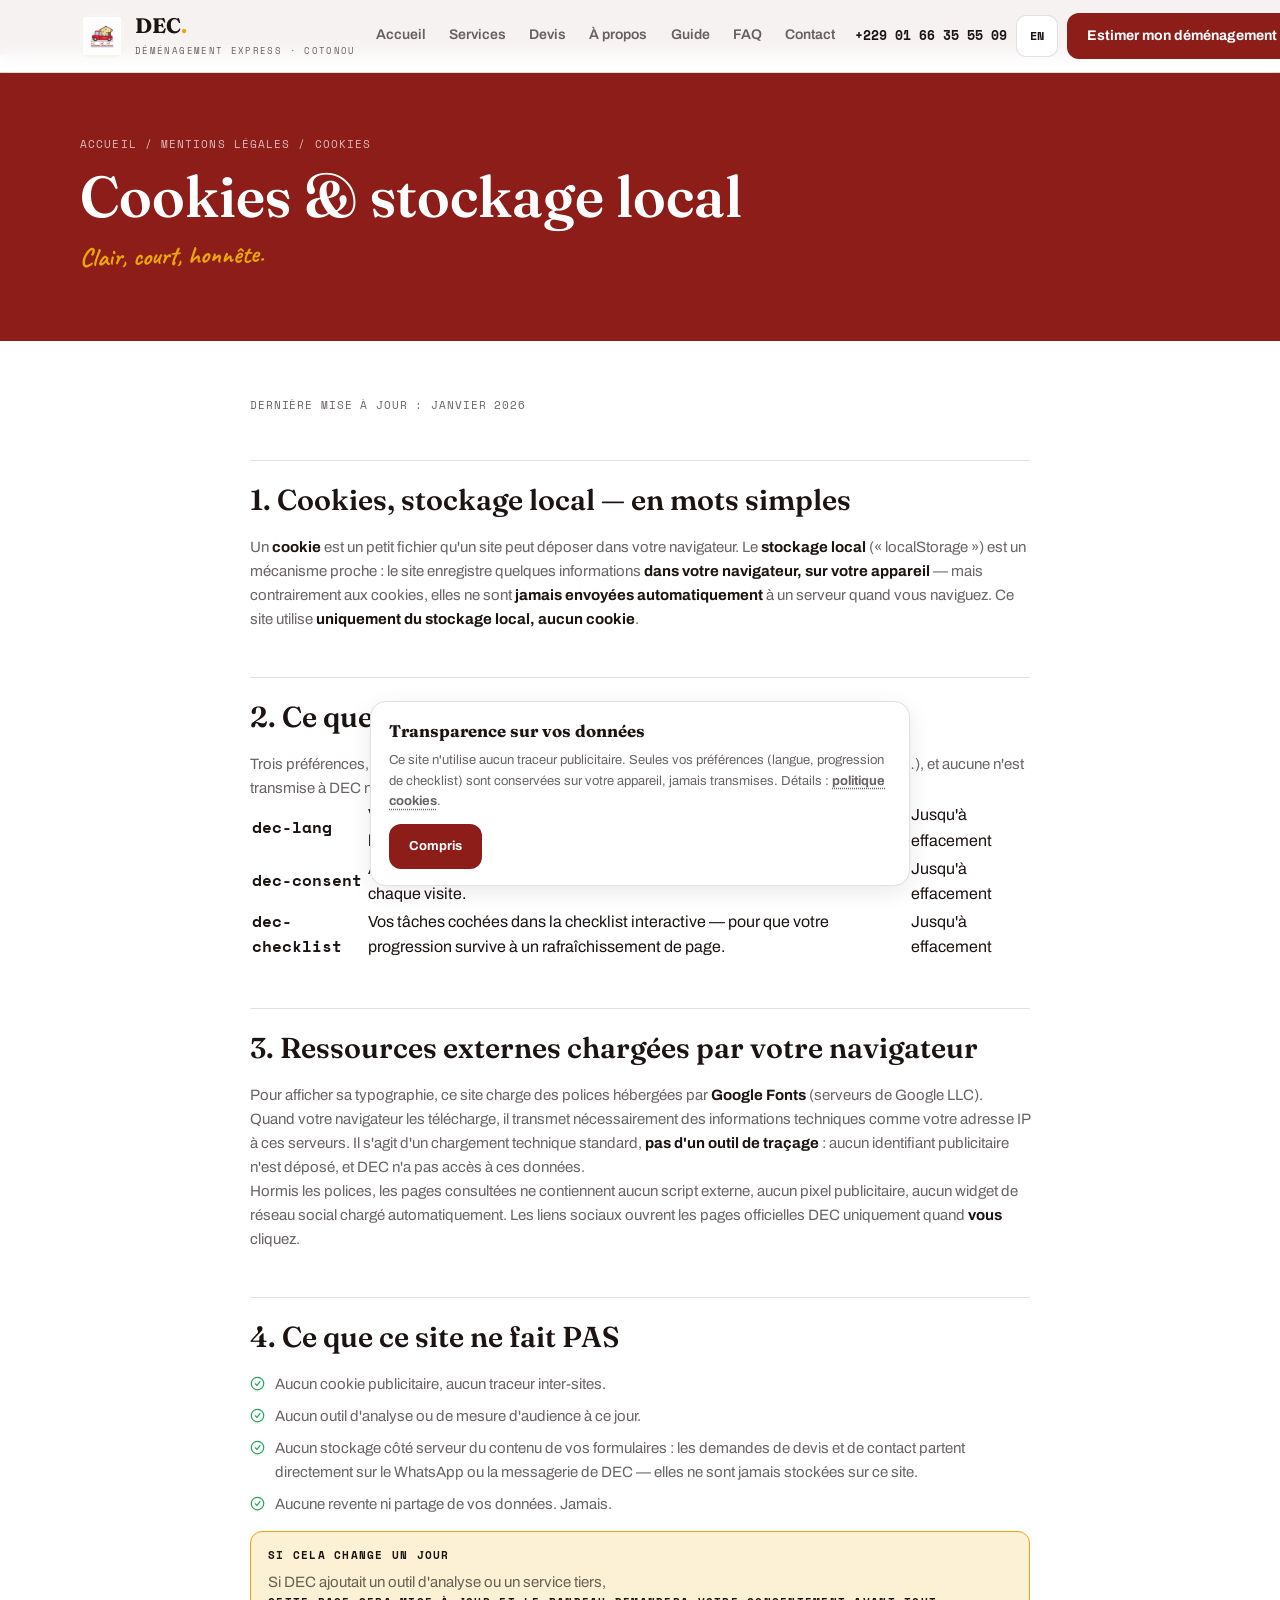
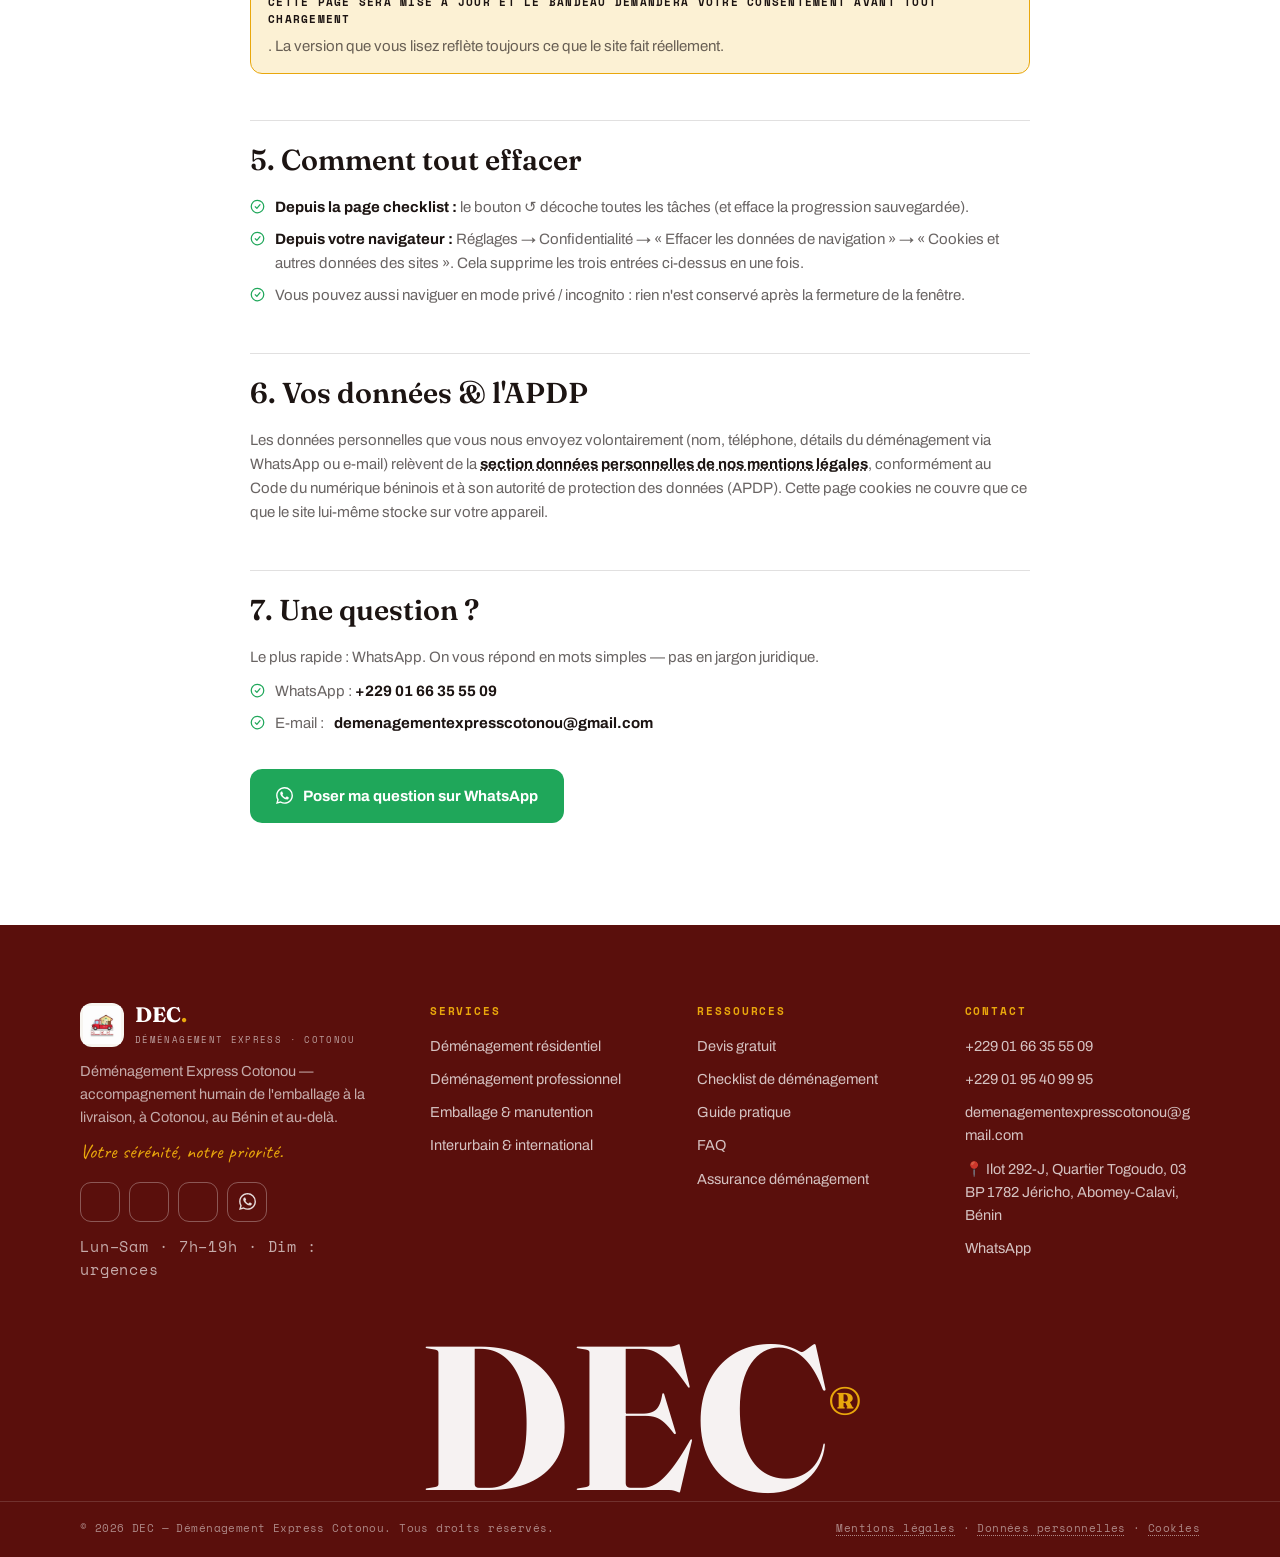
<file: politique-cookies.html>
<!DOCTYPE html>
<html lang="fr" class="no-js">
<head>
<meta charset="UTF-8">
<meta name="viewport" content="width=device-width, initial-scale=1.0, viewport-fit=cover">
<meta name="theme-color" content="#8C1D18">
<title>Politique cookies &amp; stockage local | DEC Déménagement Express Cotonou</title>
<meta name="description" content="Ce que le site DEC stocke (et ne stocke pas) sur votre appareil : préférences de langue, consentement, progression de checklist. Clair, court, sans jargon.">
<meta name="robots" content="noindex, follow">
<link rel="icon" type="image/svg+xml" href="favicon.svg">
<script>document.documentElement.classList.replace('no-js','js');</script>
<link rel="preconnect" href="https://fonts.googleapis.com">
<link rel="preconnect" href="https://fonts.gstatic.com" crossorigin>
<link href="https://fonts.googleapis.com/css2?family=Fraunces:ital,opsz,wght@0,9..144,500;0,9..144,600;0,9..144,700;1,9..144,500;1,9..144,600&family=Archivo:wght@400;500;600;700&family=Space+Mono:wght@400;700&family=Caveat:wght@600;700&display=swap" rel="stylesheet">
<link rel="stylesheet" href="assets/css/style.css">
<script src="assets/js/config.js"></script>
</head>
<body data-page="cookies" data-title-fr="Politique cookies &amp; stockage local | DEC Déménagement Express Cotonou">

<div class="progress" id="progressBar" aria-hidden="true"></div>

<!-- Sprite d'icônes -->
<svg width="0" height="0" style="position:absolute" aria-hidden="true">
  <symbol id="ic-wa" viewBox="0 0 24 24"><path fill="currentColor" d="M17.472 14.382c-.297-.149-1.758-.867-2.03-.967-.273-.099-.471-.148-.67.15-.197.297-.767.966-.94 1.164-.173.199-.347.223-.644.075-.297-.15-1.255-.463-2.39-1.475-.883-.788-1.48-1.761-1.653-2.059-.173-.297-.018-.458.13-.606.134-.133.298-.347.446-.52.149-.174.198-.298.298-.497.099-.198.05-.371-.025-.52-.075-.149-.669-1.612-.916-2.207-.242-.579-.487-.5-.669-.51-.173-.008-.371-.01-.57-.01-.198 0-.52.074-.792.372-.272.297-1.04 1.016-1.04 2.479 0 1.462 1.065 2.875 1.213 3.074.149.198 2.096 3.2 5.077 4.487.709.306 1.262.489 1.694.625.712.227 1.36.195 1.871.118.571-.085 1.758-.719 2.006-1.413.248-.694.248-1.289.173-1.413-.074-.124-.272-.198-.57-.347m-5.421 7.403h-.004a9.87 9.87 0 0 1-5.031-1.378l-.361-.214-3.741.982.998-3.648-.235-.374a9.86 9.86 0 0 1-1.51-5.26c.001-5.45 4.436-9.884 9.888-9.884 2.64 0 5.122 1.03 6.988 2.898a9.825 9.825 0 0 1 2.893 6.994c-.003 5.45-4.437 9.884-9.885 9.884m8.413-18.297A11.815 11.815 0 0 0 12.05 0C5.495 0 .16 5.335.157 11.892c0 2.096.547 4.142 1.588 5.945L.057 24l6.305-1.654a11.882 11.882 0 0 0 5.683 1.448h.005c6.554 0 11.89-5.335 11.893-11.893a11.821 11.821 0 0 0-3.48-8.413z"/></symbol>
  <symbol id="ic-phone" viewBox="0 0 24 24"><path fill="none" stroke="currentColor" stroke-width="2" stroke-linecap="round" stroke-linejoin="round" d="M22 16.92v3a2 2 0 0 1-2.18 2 19.79 19.79 0 0 1-8.63-3.07 19.5 19.5 0 0 1-6-6A19.79 19.79 0 0 1 2.12 4.18 2 2 0 0 1 4.11 2h3a2 2 0 0 1 2 1.72c.13.96.36 1.9.7 2.81a2 2 0 0 1-.45 2.11L8.09 9.91a16 16 0 0 0 6 6l1.27-1.27a2 2 0 0 1 2.11-.45c.91.34 1.85.57 2.81.7A2 2 0 0 1 22 16.92z"/></symbol>
  <symbol id="ic-mail" viewBox="0 0 24 24"><g fill="none" stroke="currentColor" stroke-width="2" stroke-linecap="round" stroke-linejoin="round"><rect x="2" y="4" width="20" height="16" rx="2"/><path d="m22 7-10 6L2 7"/></g></symbol>
  <symbol id="ic-check" viewBox="0 0 24 24"><g fill="none" stroke="currentColor" stroke-width="2" stroke-linecap="round" stroke-linejoin="round"><circle cx="12" cy="12" r="10"/><path d="m8.5 12.5 2.5 2.5 5-6"/></g></symbol>
  <symbol id="ic-shield" viewBox="0 0 24 24"><path fill="none" stroke="currentColor" stroke-width="2" stroke-linecap="round" stroke-linejoin="round" d="M12 21s7.5-3.7 7.5-9.4V5.2L12 2.5 4.5 5.2v6.4C4.5 17.3 12 21 12 21z"/></symbol>
  <symbol id="ic-pin" viewBox="0 0 24 24"><g fill="none" stroke="currentColor" stroke-width="2" stroke-linecap="round" stroke-linejoin="round"><path d="M21 10c0 7-9 13-9 13s-9-6-9-13a9 9 0 0 1 18 0z"/><circle cx="12" cy="10" r="3"/></g></symbol>
</svg>

<!-- ============ HEADER EN DUR ============ -->
<header class="site-head" id="siteHeader">
  <div class="wrap head-in">
    <a class="logo" href="index.html" aria-label="DEC — accueil">
      <span class="logo-tile"><svg class="ico" style="width:24px;height:24px" viewBox="0 0 24 24" aria-hidden="true"><path fill="currentColor" d="M12 21.5S3.8 17.4 3.8 11V4.9L12 2l8.2 2.9V11c0 6.4-8.2 10.5-8.2 10.5z"/><path fill="#8C1D18" d="M12 6.5 7.5 10.2h1.4v4.3h6.2v-4.3h1.4L12 6.5z"/></svg></span>
      <span class="logo-txt"><b>DEC<i>.</i></b><span data-en="EXPRESS MOVING · COTONOU">DÉMÉNAGEMENT EXPRESS · COTONOU</span></span>
    </a>
    <nav class="main-nav" aria-label="Navigation principale">
      <a href="index.html" data-en="Home">Accueil</a>
      <a href="services.html" data-en="Services">Services</a>
      <a href="devis.html" data-en="Quote">Devis</a>
      <a href="a-propos.html" data-en="About">À propos</a>
      <a href="organiser.html" data-en="Guide">Guide</a>
      <a href="faq.html" data-en="FAQ">FAQ</a>
      <a href="contact.html" data-en="Contact">Contact</a>
    </nav>
    <div class="head-right">
      <a class="head-tel" href="tel:+2290166355509">+229 01 66 35 55 09</a>
      <button class="lang-btn" id="langBtn" aria-label="Switch language / Changer de langue">EN</button>
      <a class="btn btn-solid btn-head" href="devis.html" data-en="Estimate my move">Estimer mon déménagement</a>
      <a class="btn btn-wa btn-head" data-wa-generic target="_blank" rel="noopener" href="#" aria-label="WhatsApp"><svg class="ico" style="width:17px;height:17px"><use href="#ic-wa"/></svg></a>
      <button class="burger" id="burger" aria-label="Ouvrir le menu" aria-expanded="false"><i></i><i></i></button>
    </div>
  </div>
</header>

<nav class="mobile-nav" id="mobileNav" aria-label="Menu mobile">
  <a href="index.html"><small>01</small><span data-en="Home">Accueil</span></a>
  <a href="services.html"><small>02</small><span data-en="Services">Services</span></a>
  <a href="devis.html"><small>03</small><span data-en="Quote">Devis</span></a>
  <a href="a-propos.html"><small>04</small><span data-en="About">À propos</span></a>
  <a href="organiser.html"><small>05</small><span data-en="Guide">Guide</span></a>
  <a href="faq.html"><small>06</small>FAQ</a>
  <a href="contact.html"><small>07</small><span data-en="Contact">Contact</span></a>
  <a href="checklist.html"><small>08</small><span data-en="Checklist">Checklist</span></a>
  <a href="tel:+2290166355509"><small>09</small><span data-en="Call">Appeler</span></a>
  <a data-wa-generic target="_blank" rel="noopener" href="#"><small>10</small>WhatsApp</a>
</nav>

<main id="main">

<!-- ============ EN-TÊTE ============ -->
<div class="pagehead">
  <div class="wrap">
    <nav class="crumbs" aria-label="Fil d'Ariane">
      <a href="index.html" data-en="Home">Accueil</a><span>/</span><a href="mentions-legales.html" data-en="Legal notice">Mentions légales</a><span>/</span><span data-en="Cookies">Cookies</span>
    </nav>
    <h1 data-en="Cookies &amp; local storage">Cookies &amp; stockage local</h1>
    <span class="script" data-en="Clear, short, honest.">Clair, court, honnête.</span>
  </div>
</div>

<section class="sec" style="padding-top:clamp(36px,5vw,56px)">
  <div class="wrap legal">

    <p class="rv" style="font-family:var(--mono);font-size:11px;letter-spacing:.08em;text-transform:uppercase;color:var(--ink-soft)">
      <span data-en="Last updated: January 2026">Dernière mise à jour : janvier 2026</span>
    </p>
    <!-- TODO_OFFICIEL : mettez à jour cette date à chaque révision de cette page. -->

    <h2 id="questce" data-en="1. Cookies, local storage — in plain words">1. Cookies, stockage local — en mots simples</h2>
    <p data-en="A <b>cookie</b> is a small file a website can place in your browser. <b>Local storage</b> is a similar mechanism: the site saves small pieces of information <b>in your browser, on your device</b> — but unlike cookies, it is never sent automatically to any server when you browse. This site uses <b>local storage only, no cookies</b>." >Un <b>cookie</b> est un petit fichier qu'un site peut déposer dans votre navigateur. Le <b>stockage local</b> (« localStorage ») est un mécanisme proche : le site enregistre quelques informations <b>dans votre navigateur, sur votre appareil</b> — mais contrairement aux cookies, elles ne sont <b>jamais envoyées automatiquement</b> à un serveur quand vous naviguez. Ce site utilise <b>uniquement du stockage local, aucun cookie</b>.</p>

    <h2 id="stocke" data-en="2. What this site stores on your device">2. Ce que ce site stocke sur votre appareil</h2>
    <p data-en="Three preferences, nothing more. None of them contain personal data (name, phone, address…), and none of them are transmitted to DEC or to anyone else.">Trois préférences, rien de plus. Aucune ne contient de donnée personnelle (nom, téléphone, adresse…), et aucune n'est transmise à DEC ni à qui que ce soit.</p>
    <div style="overflow-x:auto">
      <table class="tbl"><tbody>
        <tr>
          <td><code style="font-family:var(--mono);font-weight:700">dec-lang</code></td>
          <td data-en="Your language choice (FR or EN) so the site opens in the same language next time.">Votre choix de langue (FR ou EN) pour que le site s'ouvre dans la même langue la prochaine fois.</td>
          <td data-en="Until you clear it">Jusqu'à effacement</td>
        </tr>
        <tr>
          <td><code style="font-family:var(--mono);font-weight:700">dec-consent</code></td>
          <td data-en="Acknowledgement of this information banner, so it doesn't reappear on every visit.">Accusé de lecture du bandeau d'information, pour qu'il ne réapparaisse pas à chaque visite.</td>
          <td data-en="Until you clear it">Jusqu'à effacement</td>
        </tr>
        <tr>
          <td><code style="font-family:var(--mono);font-weight:700">dec-checklist</code></td>
          <td data-en="Your ticked tasks on the interactive moving checklist — so your progress survives a page refresh.">Vos tâches cochées dans la checklist interactive — pour que votre progression survive à un rafraîchissement de page.</td>
          <td data-en="Until you clear it">Jusqu'à effacement</td>
        </tr>
      </tbody></table>
    </div>

    <h2 id="tiers" data-en="3. External resources loaded by your browser">3. Ressources externes chargées par votre navigateur</h2>
    <p data-en="To display its typography, this site loads fonts hosted by <b>Google Fonts</b> (servers of Google LLC). When your browser downloads them, it necessarily transmits technical information such as your IP address to those servers. This is a standard technical load, <b>not a tracking tool</b>: no advertising identifier is placed, and DEC has no access to that data.">Pour afficher sa typographie, ce site charge des polices hébergées par <b>Google Fonts</b> (serveurs de Google LLC). Quand votre navigateur les télécharge, il transmet nécessairement des informations techniques comme votre adresse IP à ces serveurs. Il s'agit d'un chargement technique standard, <b>pas d'un outil de traçage</b> : aucun identifiant publicitaire n'est déposé, et DEC n'a pas accès à ces données.</p>
    <p data-en="Apart from fonts, the pages you consult contain no external scripts, no advertising pixels, no social media widgets loaded automatically. Social links open the official DEC pages only when <b>you</b> click them.">Hormis les polices, les pages consultées ne contiennent aucun script externe, aucun pixel publicitaire, aucun widget de réseau social chargé automatiquement. Les liens sociaux ouvrent les pages officielles DEC uniquement quand <b>vous</b> cliquez.</p>

    <h2 id="pas" data-en="4. What this site does NOT do">4. Ce que ce site ne fait PAS</h2>
    <ul>
      <li><svg class="ico"><use href="#ic-check"/></svg><span data-en="No advertising cookies, no cross-site trackers.">Aucun cookie publicitaire, aucun traceur inter-sites.</span></li>
      <li><svg class="ico"><use href="#ic-check"/></svg><span data-en="No analytics or audience-measurement tool at this date.">Aucun outil d'analyse ou de mesure d'audience à ce jour.</span></li>
      <li><svg class="ico"><use href="#ic-check"/></svg><span data-en="No server-side storage of your form content: quote and contact requests go straight to DEC's WhatsApp or inbox — they are never stored on this site.">Aucun stockage côté serveur du contenu de vos formulaires : les demandes de devis et de contact partent directement sur le WhatsApp ou la messagerie de DEC — elles ne sont jamais stockées sur ce site.</span></li>
      <li><svg class="ico"><use href="#ic-check"/></svg><span data-en="No sale or sharing of your data. Ever.">Aucune revente ni partage de vos données. Jamais.</span></li>
    </ul>
    <div class="legal-box">
      <b data-en="If this ever changes">Si cela change un jour</b>
      <p data-en="If DEC ever adds an analytics tool or any third-party service, <b>this page will be updated and the banner will ask for your consent before anything is loaded</b>. The version you are reading always reflects what the site actually does.">Si DEC ajoutait un outil d'analyse ou un service tiers, <b>cette page sera mise à jour et le bandeau demandera votre consentement avant tout chargement</b>. La version que vous lisez reflète toujours ce que le site fait réellement.</p>
    </div>

    <h2 id="effacer" data-en="5. How to delete everything">5. Comment tout effacer</h2>
    <ul>
      <li><svg class="ico"><use href="#ic-check"/></svg><span data-en="<b>From the checklist page:</b> the ↺ button unticks every task (and clears the saved progress)."><b>Depuis la page checklist :</b> le bouton ↺ décoche toutes les tâches (et efface la progression sauvegardée).</span></li>
      <li><svg class="ico"><use href="#ic-check"/></svg><span data-en="<b>From your browser:</b> Settings → Privacy → 'Clear browsing data' → 'Cookies and other site data'. This removes the three entries above in one go."><b>Depuis votre navigateur :</b> Réglages → Confidentialité → « Effacer les données de navigation » → « Cookies et autres données des sites ». Cela supprime les trois entrées ci-dessus en une fois.</span></li>
      <li><svg class="ico"><use href="#ic-check"/></svg><span data-en="You can also browse in private/incognito mode: nothing is kept after you close the window.">Vous pouvez aussi naviguer en mode privé / incognito : rien n'est conservé après la fermeture de la fenêtre.</span></li>
    </ul>

    <h2 id="apdp" data-en="6. Your data &amp; the APDP">6. Vos données &amp; l'APDP</h2>
    <p data-en="Personal data you voluntarily send us (name, phone, moving details via WhatsApp or email) is governed by the <b><a href='mentions-legales.html#donnees' style='font-weight:700;text-decoration:underline dotted'>personal data section of our legal notice</a></b>, in line with Benin's Digital Code and its data protection authority (APDP). This cookies page only covers what the site itself stores on your device.">Les données personnelles que vous nous envoyez volontairement (nom, téléphone, détails du déménagement via WhatsApp ou e-mail) relèvent de la <b><a href="mentions-legales.html#donnees" style="font-weight:700;text-decoration:underline dotted">section données personnelles de nos mentions légales</a></b>, conformément au Code du numérique béninois et à son autorité de protection des données (APDP). Cette page cookies ne couvre que ce que le site lui-même stocke sur votre appareil.</p>

    <h2 id="questions" data-en="7. A question?">7. Une question ?</h2>
    <p data-en="The fastest way: WhatsApp. We answer in plain words — not legal jargon.">Le plus rapide : WhatsApp. On vous répond en mots simples — pas en jargon juridique.</p>
    <ul>
      <li><svg class="ico"><use href="#ic-check"/></svg><span>WhatsApp : <b>+229 01 66 35 55 09</b></span></li>
      <li><svg class="ico"><use href="#ic-check"/></svg><span data-en="Email:">E-mail :</span> <b>demenagementexpresscotonou@gmail.com</b></li>
    </ul>

    <a class="btn btn-wa wa-cta" data-wa-generic target="_blank" rel="noopener" href="#">
      <svg class="ico" style="width:17px;height:17px"><use href="#ic-wa"/></svg><span data-en="Ask your question on WhatsApp">Poser ma question sur WhatsApp</span>
    </a>
  </div>
</section>

</main>

<footer id="siteFooter"></footer>

<!-- Barre mobile en dur -->
<div class="mbar">
  <a class="m-call" href="tel:+2290166355509"><svg class="ico" style="width:17px;height:17px"><use href="#ic-phone"/></svg><span data-en="Call">Appeler</span></a>
  <a class="m-wa" data-wa-generic target="_blank" rel="noopener" href="#"><svg class="ico" style="width:19px;height:19px"><use href="#ic-wa"/></svg>WhatsApp</a>
</div>

<script src="assets/js/main.js" defer></script>
</body>
</html>
</file>
<file: assets/css/style.css>
/* ============================================================
   DEC — Design system v2 (finale)
   Blanc propre · bordeaux #8C1D18 · or #E9A70C
   Corps 16px · boutons tactiles 48px · ombres douces
   Cascade commune→arrondissement→quartier intégrée
   ============================================================ */
:root{
  --brand:#8C1D18;
  --brand-deep:#5A0F0C;
  --brand-soft:#F7E9E8;
  --paper:#FFFFFF;
  --cream:#F7F5F0;
  --kraft:#F1EFE9;
  --ink:#1C1412;
  --ink-soft:rgba(28,20,18,.66);
  --line:rgba(28,20,18,.13);
  --gold:#E9A70C;
  --gold-soft:#FCF1D4;
  --green:#1FA75A;
  --green-soft:#E7F6EE;
  --orange:#D9540E;
  --grey:#C9C4BA;
  --mono:'Space Mono',monospace;
  --disp:'Fraunces',serif;
  --body:'Archivo',sans-serif;
  --script:'Caveat',cursive;
  --ease:cubic-bezier(.22,1,.36,1);
  --r:14px;
  --shadow-s:0 1px 3px rgba(28,20,18,.07);
  --shadow-m:0 6px 22px rgba(28,20,18,.09);
}

/* ============ BASE ============ */
*{box-sizing:border-box;margin:0;padding:0}
html{scroll-behavior:smooth;-webkit-text-size-adjust:100%}
html,body{overflow-x:clip}
body{font-family:var(--body);background:var(--paper);color:var(--ink);font-size:16px;line-height:1.6;-webkit-font-smoothing:antialiased;-webkit-tap-highlight-color:transparent}
::selection{background:var(--brand);color:#fff}
img,svg{display:block;max-width:100%}
a{color:inherit;text-decoration:none}
button{font:inherit;color:inherit;background:none;border:none;cursor:pointer}
ul,ol{list-style:none}
:focus-visible{outline:3px solid var(--gold);outline-offset:2px;border-radius:4px}
.wrap{max-width:1200px;margin:0 auto;padding:0 clamp(18px,4vw,40px)}
section{scroll-margin-top:92px}
.ico{width:20px;height:20px;flex:none}
.script{font-family:var(--script);font-weight:700}

.progress{position:fixed;top:0;left:0;height:3px;width:0;background:var(--gold);z-index:100}
.totop{position:fixed;right:16px;bottom:100px;z-index:75;width:48px;height:48px;border-radius:50%;background:var(--paper);border:1px solid var(--line);box-shadow:var(--shadow-m);display:flex;align-items:center;justify-content:center;color:var(--ink);opacity:0;pointer-events:none;transform:translateY(10px);transition:opacity .3s,transform .3s,background .2s}
.totop.show{opacity:1;pointer-events:auto;transform:none}
.totop:hover{background:var(--gold-soft)}
@media (max-width:760px){.totop{bottom:98px;right:12px;width:44px;height:44px}}

.js .rv{opacity:0;transform:translateY(18px);transition:opacity .7s var(--ease),transform .7s var(--ease);transition-delay:var(--d,0s)}
.js .rv.in{opacity:1;transform:none}
@media (prefers-reduced-motion:reduce){
  .js .rv{opacity:1;transform:none;transition:none}
  *{animation-duration:.001s !important;animation-iteration-count:1 !important}
  html{scroll-behavior:auto}
}

/* ============ BOUTONS ============ */
.btn{display:inline-flex;align-items:center;justify-content:center;gap:10px;font-weight:700;font-size:15px;min-height:48px;padding:13px 24px;border-radius:12px;border:2px solid transparent;transition:transform .18s var(--ease),background .2s,box-shadow .18s var(--ease)}
.btn:hover{transform:translateY(-2px);box-shadow:var(--shadow-m)}
.btn:active{transform:none;box-shadow:none}
.btn-solid{background:var(--brand);color:#fff}
.btn-solid:hover{background:var(--brand-deep)}
.btn-wa{background:var(--green);color:#fff}
.btn-wa:hover{filter:brightness(.94)}
.btn-ghost{border-color:var(--ink);color:var(--ink);background:transparent}
.btn-gold{background:var(--gold);color:var(--ink)}
.btn-inv{border-color:#fff;color:#fff;background:transparent}
@media (hover:none){.btn:hover{transform:none;box-shadow:none}}

/* ============ HEADER ============ */
.site-head{position:fixed;top:0;left:0;right:0;width:100%;z-index:60;background:rgba(255,255,255,.95);backdrop-filter:blur(8px);border-bottom:1px solid var(--line)}
#main{padding-top:72px}
.head-in{display:flex;align-items:center;gap:18px;height:72px}
.logo{display:flex;align-items:center;gap:11px;flex:none}
.logo-tile{width:44px;height:44px;background:var(--brand);border-radius:12px;display:flex;align-items:center;justify-content:center;color:#fff;flex:none;overflow:hidden}
.logo-txt b{font-family:var(--disp);font-weight:700;font-size:21px;line-height:1}
.logo-txt b i{font-style:normal;color:var(--gold)}
.logo-txt span{display:block;font-family:var(--mono);font-size:8.5px;letter-spacing:.16em;color:var(--ink-soft);margin-top:3px;white-space:nowrap}
.main-nav{display:flex;gap:clamp(10px,1.5vw,20px);margin-left:auto}
.main-nav a{font-weight:600;font-size:14px;padding:8px 2px;color:var(--ink-soft);border-bottom:2px solid transparent;transition:color .2s,border-color .2s;white-space:nowrap}
.main-nav a:hover{color:var(--brand)}
.main-nav a.on{color:var(--ink);border-color:var(--gold)}
.head-right{display:flex;align-items:center;gap:9px;flex:none}
.btn-head{min-height:44px;padding:10px 18px;font-size:14px}
.head-tel{font-family:var(--mono);font-size:12.5px;font-weight:700;white-space:nowrap}
.head-tel:hover{color:var(--brand)}
.lang-btn{width:42px;height:42px;border:1.5px solid var(--line);border-radius:10px;font-family:var(--mono);font-weight:700;font-size:12px;background:var(--paper)}
.lang-btn:hover{background:var(--gold-soft)}
.burger{display:none;width:46px;height:46px;position:relative;border-radius:10px}
.burger i{position:absolute;left:11px;right:11px;height:2px;background:var(--ink);border-radius:2px;transition:transform .3s var(--ease),top .3s var(--ease)}
.burger i:nth-child(1){top:17px}.burger i:nth-child(2){top:26px}
.burger.open i:nth-child(1){top:21px;transform:rotate(45deg)}
.burger.open i:nth-child(2){top:21px;transform:rotate(-45deg)}
.mobile-nav{position:fixed;inset:72px 0 0 0;z-index:55;background:var(--brand-deep);color:#fff;display:flex;flex-direction:column;justify-content:center;padding:0 8vw;gap:6px;transform:translateY(-102%);transition:transform .45s var(--ease)}
.mobile-nav.open{transform:none}
.mobile-nav a{font-family:var(--disp);font-weight:600;font-size:clamp(24px,6.5vw,38px);line-height:1.25;display:flex;align-items:baseline;gap:14px}
.mobile-nav a small{font-family:var(--mono);font-size:11px;color:var(--gold)}
.mobile-nav a:hover,.mobile-nav a:active{color:var(--gold)}
@media (max-width:520px){.logo-txt span{display:none}.site-head .btn-head.btn-solid{display:none}}

/* ============ HERO ============ */
.hero{padding:clamp(44px,6vw,80px) 0 0;position:relative}
.hero .wrap{position:relative;z-index:2}
.hero-media{border-radius:20px;overflow:hidden;box-shadow:var(--shadow-m);border:1px solid var(--line);position:relative}
.hero-media img{width:100%;height:clamp(220px,32vw,420px);object-fit:cover}
.hero h1{font-family:var(--disp);font-weight:600;font-size:clamp(2.05rem,6.6vw,4.4rem);line-height:1.06;letter-spacing:-.01em;margin:20px 0 14px;max-width:16ch}
.hero h1 .accent{color:var(--brand);font-style:italic}
.hero-sub{max-width:56ch;font-size:clamp(16px,1.7vw,19px);color:var(--ink-soft)}
.hero-sub b{color:var(--ink)}
.hero-slogan{font-family:var(--script);color:var(--brand);font-size:clamp(1.4rem,2.8vw,2rem);transform:rotate(-1.5deg);display:inline-block;margin:4px 0 10px;position:relative;padding:0 6px}
.hero-slogan::after{content:'';position:absolute;left:4px;right:4px;bottom:5px;height:8px;background:var(--gold-soft);z-index:-1;border-radius:4px}
.reassure{display:flex;gap:18px;flex-wrap:wrap;margin-top:18px}
.reassure li{display:flex;gap:8px;align-items:center;font-family:var(--mono);font-size:12px;font-weight:700;letter-spacing:.04em;text-transform:uppercase;color:var(--ink-soft)}
.reassure .ico{width:16px;height:16px;color:var(--green)}
.cta-row{display:flex;gap:12px;flex-wrap:wrap;margin-top:24px}
.hero-route{margin-top:clamp(26px,4vw,46px);border-top:1px solid var(--line);position:relative;z-index:2}
.route-cap{display:flex;justify-content:space-between;gap:14px;flex-wrap:wrap;padding:12px 0 0;font-family:var(--mono);font-size:11px;letter-spacing:.1em;text-transform:uppercase;color:var(--ink-soft)}
.route{width:100%;height:auto;margin-top:-4px}
#routeLine{stroke:var(--ink);stroke-width:2;stroke-dasharray:1 10;stroke-linecap:round;opacity:.35;fill:none}
#routePaint{stroke:var(--brand);stroke-width:2.5;stroke-linecap:round;fill:none}
.route-lab{font-family:var(--mono);font-size:11px;letter-spacing:1.5px;fill:var(--ink);opacity:.65}
.tk-box{fill:var(--brand)}.tk-glass{fill:var(--paper)}.tk-hub{fill:var(--paper)}
.hero-blob{position:absolute;border-radius:50%;filter:blur(70px);pointer-events:none}
.hero-blob.a{width:320px;height:320px;background:var(--gold);opacity:.22;top:-80px;right:-60px}
.hero-blob.b{width:240px;height:240px;background:var(--brand);opacity:.10;bottom:-40px;left:-90px}

/* ============ STATS ============ */
.stats{position:relative;background:var(--brand);color:#fff}
.stats-grid{display:grid;grid-template-columns:repeat(4,1fr)}
.stat{padding:clamp(26px,3.4vw,42px) clamp(14px,2.4vw,34px);border-left:1px solid rgba(255,255,255,.18)}
.stat:first-child{border-left:none}
.stat b{font-family:var(--disp);font-weight:600;font-size:clamp(28px,3.6vw,48px);display:block;line-height:1}
.stat b em{font-style:normal;color:var(--gold)}
.stat span{font-family:var(--mono);font-size:11px;letter-spacing:.06em;text-transform:uppercase;color:rgba(255,255,255,.8);display:block;margin-top:8px;line-height:1.6}

/* ============ BANDEAUX ============ */
.tape-outer{overflow:hidden;padding:22px 0 0}
.tape{transform:rotate(-1deg) scale(1.02);background:var(--gold);color:var(--ink);border-block:1.5px solid var(--ink)}
.tape-track{display:flex;width:max-content;animation:slide 34s linear infinite}
.tape:hover .tape-track{animation-play-state:paused}
.tape-track span{font-family:var(--mono);font-weight:700;font-size:13px;letter-spacing:.08em;text-transform:uppercase;padding:13px 0;white-space:nowrap}
.tape-track span i{font-style:normal;opacity:.5;padding:0 16px}
@keyframes slide{to{transform:translateX(-50%)}}
.pays{border-bottom:1px solid var(--line);background:var(--cream)}
.pays-in{display:flex;align-items:center;gap:14px;flex-wrap:wrap;padding:14px 0}
.pays-lab{font-family:var(--mono);font-size:11px;letter-spacing:.14em;text-transform:uppercase;font-weight:700}
.chips{display:flex;gap:8px;flex-wrap:wrap}
.chip{display:inline-flex;align-items:center;gap:8px;border:1.5px solid var(--ink);border-radius:999px;background:#fff;padding:7px 13px;font-family:var(--mono);font-weight:700;font-size:11.5px}
.chip i{width:10px;height:10px;border-radius:3px}
.d-gold{background:#FFCB05}.d-blue{background:#0A6CD6}.d-cyan{background:#12B5E8}.d-green{background:var(--green)}
.pays-note{margin-left:auto;font-family:var(--mono);font-size:11px;color:var(--ink-soft)}

/* ============ SECTIONS ============ */
.sec{padding:clamp(56px,8vw,104px) 0}
.sec-head{display:flex;align-items:baseline;gap:18px;margin-bottom:clamp(28px,4.5vw,48px);flex-wrap:wrap}
.sec-num{font-family:var(--mono);font-size:12.5px;color:var(--orange);font-weight:700}
.sec-head h2{font-family:var(--disp);font-weight:600;font-size:clamp(1.7rem,4vw,3rem);line-height:1.08}
.sec-note{margin-left:auto;font-family:var(--mono);font-size:12px;color:var(--ink-soft);max-width:320px;text-align:right}
.dark{background:var(--brand-deep);color:#fff}
.dark .sec-note{color:rgba(255,255,255,.65)}
.dark .sec-num{color:var(--gold)}

/* ============ CARTES ============ */
.why-grid{display:grid;grid-template-columns:repeat(4,1fr);gap:16px}
.why-grid.cols-3{grid-template-columns:repeat(3,1fr)}
.why{background:var(--paper);border:1.5px solid var(--line);border-radius:var(--r);padding:26px 22px;box-shadow:var(--shadow-s);transition:transform .25s var(--ease),box-shadow .25s var(--ease),border-color .25s}
.why:hover{transform:translateY(-4px);box-shadow:var(--shadow-m);border-color:var(--brand-soft)}
@media (hover:none){.why:hover{transform:none}}
.why-ico{width:50px;height:50px;background:var(--brand-soft);border-radius:13px;display:flex;align-items:center;justify-content:center;color:var(--brand);margin-bottom:16px}
.why-ico .ico{width:24px;height:24px}
.why h3{font-family:var(--disp);font-weight:600;font-size:1.2rem;margin-bottom:7px}
.why p{font-size:15px;color:var(--ink-soft)}
.why p b{color:var(--ink)}
.why-tag{display:inline-block;font-family:var(--mono);font-size:10px;font-weight:700;letter-spacing:.1em;text-transform:uppercase;background:var(--gold-soft);border:1px solid var(--gold);color:var(--ink);padding:4px 10px;border-radius:999px;margin-bottom:13px}

/* ============ PHOTOS ============ */
.terrain{background:var(--cream);border-block:1px solid var(--line)}
.photos{display:grid;grid-template-columns:repeat(3,1fr);gap:16px;align-items:start}
.photo{border-radius:var(--r);overflow:hidden;background:var(--brand);box-shadow:var(--shadow-s);position:relative;border:1px solid var(--line)}
.photo:nth-child(2){transform:translateY(24px)}
.photo img{width:100%;height:280px;object-fit:cover;transition:transform .7s var(--ease)}
.photo:hover img{transform:scale(1.04)}
.photo figcaption{position:absolute;left:0;right:0;bottom:0;color:#fff;font-family:var(--mono);font-size:11px;letter-spacing:.1em;text-transform:uppercase;padding:30px 14px 11px;display:flex;justify-content:space-between;gap:10px;background:linear-gradient(transparent,rgba(28,20,18,.85))}
.photo figcaption em{font-style:normal;color:var(--gold)}
.photos-note{margin-top:26px;font-family:var(--mono);font-size:12px;color:var(--ink-soft);display:flex;align-items:center;gap:10px}
.photos-note .ico{width:16px;height:16px;color:var(--green)}

/* ============ ÉTAPES ============ */
.steps{display:grid;grid-template-columns:repeat(4,1fr);gap:26px}
.step{position:relative;padding-top:4px}
.step-tile{width:64px;height:64px;background:var(--brand-soft);border-radius:16px;display:flex;align-items:center;justify-content:center;color:var(--brand);position:relative}
.step-tile .ico{width:28px;height:28px}
.step-n{position:absolute;top:-8px;right:-8px;width:26px;height:26px;border-radius:50%;background:var(--gold);color:var(--ink);font-family:var(--mono);font-weight:700;font-size:12px;display:flex;align-items:center;justify-content:center;border:2px solid #fff}
.step::before{content:'';position:absolute;top:36px;left:78px;right:-22px;border-top:2px dashed var(--ink);opacity:.25}
.step:last-child::before{display:none}
.step h3{font-family:var(--disp);font-weight:600;font-size:1.2rem;margin:16px 0 6px}
.step p{font-size:14.5px;color:var(--ink-soft)}
.step p b{color:var(--ink)}

/* ============ ESTIMATEUR ============ */
.quote-grid{display:grid;grid-template-columns:1.05fr .95fr;gap:clamp(26px,4.5vw,58px);align-items:start}
.q-block{border:1.5px solid rgba(255,255,255,.22);border-radius:var(--r);padding:20px;margin-bottom:13px;background:rgba(255,255,255,.045)}
.q-label{font-family:var(--mono);font-size:11px;letter-spacing:.16em;text-transform:uppercase;color:rgba(255,255,255,.65);display:block;margin-bottom:14px}
.q-label i{font-style:normal;color:var(--gold)}
.seg{display:flex;flex-wrap:wrap;gap:9px}
.seg label{position:relative}
.seg input{position:absolute;opacity:0;pointer-events:none}
.seg .pill{display:inline-block;border:1.5px solid rgba(255,255,255,.4);padding:11px 16px;border-radius:11px;font-weight:600;font-size:14px;cursor:pointer;transition:all .2s}
.seg .pill small{display:block;font-family:var(--mono);font-size:10px;opacity:.6;margin-top:2px}
.seg label:hover .pill{border-color:#fff}
.seg input:checked + .pill{background:var(--gold);border-color:var(--gold);color:var(--ink)}
.seg input:focus-visible + .pill{outline:3px solid var(--gold);outline-offset:2px}

/* --- CASCADE commune → arrondissement → quartier (intégrée) --- */
.f-cascade{display:grid;grid-template-columns:1fr auto 1fr;gap:12px;align-items:start}
.f-cascade .fc-side{display:grid;gap:9px}
.f-cascade select,.f-cascade input{width:100%;min-height:48px;border:1.5px solid rgba(255,255,255,.4);background:transparent;border-radius:10px;color:#fff;font:600 16px var(--body);padding:11px 12px;color-scheme:dark}
.f-cascade select:focus,.f-cascade input:focus{outline:none;border-color:var(--gold)}
.f-cascade select option{color:var(--ink);background:#fff}
.f-cascade input::placeholder{color:rgba(255,255,255,.5);font-weight:500}
/* Compat ancien bloc .cities */
.cities{display:grid;grid-template-columns:1fr auto 1fr;gap:12px;align-items:center}
.cities .arr{color:var(--gold);font-weight:700;font-size:18px}
.cities select{width:100%;background:transparent;border:none;border-bottom:1.5px solid rgba(255,255,255,.4);color:#fff;font:600 16px var(--body);padding:10px 2px;color-scheme:dark;cursor:pointer}
.cities select:focus{outline:none;border-color:var(--gold)}
.cities select option{color:var(--ink);background:#fff}
.f-cascade .arr,.cities .arr{color:var(--gold);font-weight:700;font-size:18px;text-align:center}
.dist-head{display:flex;justify-content:space-between;align-items:baseline;gap:12px;flex-wrap:wrap;margin-top:14px}
.dist-head b{font-family:var(--disp);font-weight:600;font-size:19px}
.dist-head .cost{font-family:var(--mono);font-size:11px;color:rgba(255,255,255,.65)}
.dist-head .cost.hot{color:var(--gold)}
.dist-note{font-family:var(--mono);font-size:10.5px;color:rgba(255,255,255,.45);margin-top:8px}
.opts{display:grid;grid-template-columns:1fr 1fr;gap:10px}
.opt{display:flex;gap:12px;align-items:flex-start;border:1.5px solid rgba(255,255,255,.22);border-radius:12px;padding:12px 14px;cursor:pointer;transition:border-color .2s}
.opt:hover{border-color:rgba(255,255,255,.55)}
.opt input{position:absolute;opacity:0;pointer-events:none}
.opt .box{width:21px;height:21px;border:1.5px solid rgba(255,255,255,.5);border-radius:6px;flex:none;position:relative;margin-top:2px;transition:background .2s,border-color .2s}
.opt input:checked ~ .box{background:var(--gold);border-color:var(--gold)}
.opt input:checked ~ .box::before,.opt input:checked ~ .box::after{content:'';position:absolute;top:8px;left:3px;width:11px;height:2.5px;background:var(--ink)}
.opt input:checked ~ .box::before{transform:rotate(45deg)}
.opt input:checked ~ .box::after{transform:rotate(-45deg)}
.opt input:focus-visible ~ .box{outline:3px solid var(--gold);outline-offset:2px}
.opt b{display:block;font-size:14px;font-weight:600}
.opt > span:last-child span{font-family:var(--mono);font-size:10.5px;color:var(--gold)}

.label-card{background:#fff;color:var(--ink);border-radius:18px;box-shadow:var(--shadow-m);position:sticky;top:96px;overflow:hidden;border:1px solid var(--line)}
.label-head{display:flex;justify-content:space-between;align-items:center;padding:16px 20px;border-bottom:1px solid var(--line)}
.label-head b{font-family:var(--disp);font-weight:700;font-size:17px}
.label-head b i{font-style:normal;color:var(--brand)}
.label-head span{font-family:var(--mono);font-size:9.5px;letter-spacing:.18em;color:var(--ink-soft)}
.stamp-prio{position:absolute;top:58px;right:14px;transform:rotate(-10deg) scale(0);border:2.5px solid var(--orange);color:var(--orange);font-family:var(--mono);font-weight:700;font-size:12px;padding:4px 10px;border-radius:8px;letter-spacing:.08em;text-transform:uppercase;transition:transform .4s var(--ease);background:#fff;z-index:2}
.stamp-prio.on{transform:rotate(-10deg) scale(1)}
.label-ref{padding:14px 20px 4px}
.label-ref .ref{font-family:var(--mono);font-size:12.5px;font-weight:700;letter-spacing:.1em}
.barcode{display:flex;align-items:flex-end;height:38px;margin-top:8px}
.barcode i{background:var(--ink);height:100%}
.label-rows{padding:10px 20px}
.label-rows .lr{display:flex;justify-content:space-between;gap:14px;padding:7px 0;border-bottom:1px dashed var(--line);font-family:var(--mono);font-size:11.5px}
.label-rows .lr span:first-child{color:var(--ink-soft);letter-spacing:.08em}
.label-rows .lr span:last-child{font-weight:700;text-align:right;text-transform:uppercase}
.label-price{padding:14px 20px 18px;display:flex;align-items:flex-end;justify-content:space-between;gap:12px;flex-wrap:wrap}
.p-lab{font-family:var(--mono);font-size:9.5px;letter-spacing:.18em;color:var(--ink-soft);display:block;margin-bottom:2px}
.p-val{font-family:var(--disp);font-weight:700;font-size:clamp(34px,4vw,48px);line-height:.95}
.p-val small{font-size:.4em;font-weight:600;color:var(--orange);letter-spacing:.05em}
.p-sub{font-family:var(--mono);font-size:10px;color:var(--ink-soft);max-width:210px;text-align:right;line-height:1.55}
.label-cta{padding:0 20px 20px;display:grid;gap:9px}
.label-cta .btn{width:100%}
.copy-row{display:flex;gap:10px;align-items:center;justify-content:space-between;font-family:var(--mono);font-size:10.5px;color:var(--ink-soft)}
.copy-btn{border:1.5px solid var(--ink);border-radius:9px;padding:8px 12px;font-weight:700;font-size:11px;display:inline-flex;gap:7px;align-items:center;transition:background .2s}
.copy-btn:hover{background:var(--gold-soft)}
.copy-btn .ico{width:14px;height:14px}

/* ============ SERVICES ============ */
.srv-grid{display:grid;grid-template-columns:repeat(3,1fr);gap:16px}
.srv-card{background:var(--paper);border:1.5px solid var(--line);border-radius:var(--r);padding:26px;display:flex;flex-direction:column;box-shadow:var(--shadow-s);transition:transform .25s var(--ease),box-shadow .25s var(--ease)}
.srv-card:hover{transform:translateY(-4px);box-shadow:var(--shadow-m)}
@media (hover:none){.srv-card:hover{transform:none}}
.srv-ico{width:50px;height:50px;background:var(--brand-soft);border-radius:13px;display:flex;align-items:center;justify-content:center;color:var(--brand);margin-bottom:15px;flex:none}
.srv-ico .ico{width:24px;height:24px}
.srv-card h3{font-family:var(--disp);font-weight:600;font-size:1.3rem;margin-bottom:7px}
.srv-card > p{font-size:14.5px;color:var(--ink-soft)}
.srv-card > p b{color:var(--ink)}
.srv-list{margin-top:14px;display:grid;gap:8px}
.srv-list li{display:flex;gap:9px;align-items:flex-start;font-size:13.5px;color:var(--ink-soft)}
.srv-list li .ico{width:15px;height:15px;color:var(--green);margin-top:3px}
.srv-more{margin-top:auto;padding-top:18px;font-family:var(--mono);font-size:12px;font-weight:700;display:inline-flex;align-items:center;gap:8px;color:var(--brand);text-align:left}
.srv-more .ico{width:15px;height:15px;transition:transform .2s var(--ease)}
.srv-more:hover{color:var(--orange)}
.srv-more:hover .ico{transform:translateX(4px)}
.svcrow{display:grid;grid-template-columns:1.05fr .95fr;gap:clamp(24px,4vw,48px);align-items:start}
.svccol{display:grid;gap:16px}
.leadp{font-size:clamp(15.5px,1.6vw,18px);color:var(--ink-soft)}
.leadp b{color:var(--ink)}
.svcrow .photo img{height:215px}
@media (max-width:900px){.svcrow{grid-template-columns:1fr}.svcrow .photo{order:-1}}

/* ============ AVIS ============ */
.tst-viewport{overflow:hidden;border:1.5px solid var(--line);border-radius:var(--r);background:var(--paper);box-shadow:var(--shadow-s);outline-offset:4px}
.tst-track{display:flex;transition:transform .5s var(--ease)}
.tst{flex:0 0 100%;padding:clamp(24px,4vw,42px);display:grid;gap:16px}
.tst-quote-mark{font-family:var(--disp);font-size:56px;line-height:.6;color:var(--gold-soft)}
.tst blockquote{font-family:var(--disp);font-style:italic;font-weight:500;font-size:clamp(1.05rem,2.2vw,1.4rem);line-height:1.5;max-width:820px}
.stars{display:flex;gap:3px;color:var(--gold)}
.stars .ico{width:17px;height:17px}
.tst-who{display:flex;align-items:center;gap:13px}
.avatar{width:44px;height:44px;border-radius:50%;background:var(--brand);color:#fff;font-family:var(--mono);font-weight:700;font-size:13px;display:flex;align-items:center;justify-content:center;flex:none}
.tst-who b{display:block;font-size:15px}
.tst-who span{font-family:var(--mono);font-size:11px;color:var(--ink-soft)}
.tst-nav{display:flex;align-items:center;justify-content:center;gap:16px;margin-top:20px}
.tst-btn{width:46px;height:46px;border:1.5px solid var(--ink);border-radius:50%;display:flex;align-items:center;justify-content:center;background:var(--paper);transition:background .2s,color .2s}
.tst-btn:hover{background:var(--ink);color:#fff}
.tst-btn .ico{width:18px;height:18px}
.tst-dots{display:flex;gap:7px}
.tst-dots button{width:9px;height:9px;border-radius:6px;background:var(--line);transition:background .2s,width .3s var(--ease);padding:0}
.tst-dots button.on{background:var(--brand);width:24px}

/* ============ FAQ ============ */
.faq-wrap{max-width:860px}
.faq-item{border:1.5px solid var(--line);border-radius:var(--r);background:var(--paper);margin-bottom:12px;overflow:hidden}
.faq-q{width:100%;display:flex;align-items:center;gap:16px;text-align:left;padding:17px 20px;min-height:56px}
.faq-q h3{font-family:var(--disp);font-weight:600;font-size:clamp(1rem,2vw,1.25rem);flex:1;line-height:1.3}
.faq-q .fx{flex:none;width:28px;height:28px;border:1.5px solid var(--ink);border-radius:9px;position:relative;transition:transform .35s var(--ease),background .3s}
.faq-q .fx::before,.faq-q .fx::after{content:'';position:absolute;background:var(--ink);top:12px;left:7px;width:11px;height:2px}
.faq-q .fx::after{transform:rotate(90deg)}
.faq-item.open .fx{transform:rotate(135deg);background:var(--gold)}
.faq-a{display:grid;grid-template-rows:0fr;transition:grid-template-rows .4s var(--ease)}
.faq-item.open .faq-a{grid-template-rows:1fr}
.faq-a>div{overflow:hidden}
.faq-a p{padding:0 20px 20px;max-width:720px;color:var(--ink-soft);font-size:15px}
.faq-a p b{color:var(--ink)}

/* ============ CTA FINAL ============ */
.cta-final{background:var(--brand);color:#fff;padding:clamp(56px,8vw,100px) 0}
.cta-final .kicker{font-family:var(--mono);font-size:11.5px;letter-spacing:.12em;text-transform:uppercase;color:rgba(255,255,255,.7)}
.cta-final h2{font-family:var(--disp);font-weight:600;font-size:clamp(2rem,5.6vw,4.4rem);line-height:1.05;margin:16px 0 12px;max-width:18ch}
.cta-final .script-line{font-family:var(--script);color:var(--gold);font-size:clamp(1.3rem,2.4vw,1.9rem);transform:rotate(-1.2deg);display:inline-block;margin-bottom:14px}
.cta-final .lead{max-width:560px;font-size:17px;color:rgba(255,255,255,.88)}
.cta-final .lead b{color:#fff}
.cta-row-final{display:flex;gap:12px;flex-wrap:wrap;margin-top:26px}
.checks{display:flex;gap:20px;flex-wrap:wrap;margin-top:24px}
.checks li{display:flex;align-items:center;gap:8px;font-family:var(--mono);font-size:12px;color:rgba(255,255,255,.85)}
.checks .ico{width:16px;height:16px;color:var(--gold)}
.cta-final .chips{margin-top:26px}
.cta-final .chips .chip{background:rgba(255,255,255,.08);color:#fff;border-color:rgba(255,255,255,.4)}

/* ============ BARRE MOBILE ============ */
.mbar{position:fixed;bottom:0;left:0;right:0;z-index:70;display:none;grid-template-columns:1fr 1.35fr;gap:10px;padding:10px 12px calc(10px + env(safe-area-inset-bottom));background:rgba(255,255,255,.97);backdrop-filter:blur(8px);border-top:1px solid var(--line)}
.mbar a{display:flex;align-items:center;justify-content:center;gap:8px;border-radius:12px;font-weight:700;font-size:14.5px;padding:14px;min-height:52px}
.mbar .m-call{background:var(--brand);color:#fff}
.mbar .m-wa{background:var(--green);color:#fff}
@media (max-width:760px){.mbar{display:grid}body{padding-bottom:84px}}

/* ============ PANNEAUX ============ */
.panel{position:fixed;inset:0;z-index:95;background:rgba(28,20,18,.55);backdrop-filter:blur(3px);display:flex;align-items:flex-end;justify-content:center;padding:clamp(10px,3vh,30px) clamp(10px,3vw,24px);opacity:0;pointer-events:none;transition:opacity .3s}
.panel.open{opacity:1;pointer-events:auto}
.panel-card{width:min(940px,100%);max-height:min(88vh,840px);overflow:auto;background:var(--paper);color:var(--ink);border-radius:20px 20px 0 0;box-shadow:var(--shadow-m);transform:translateY(50px);transition:transform .45s var(--ease);overscroll-behavior:contain}
.panel.open .panel-card{transform:none}
.panel-head{position:sticky;top:0;background:var(--paper);display:flex;align-items:center;gap:14px;padding:18px clamp(18px,4vw,30px);border-bottom:1px solid var(--line);z-index:2}
.panel-head .srv-ico{margin:0;width:48px;height:48px}
.panel-head .ph-txt{flex:1;min-width:0}
.panel-head h3{font-family:var(--disp);font-weight:600;font-size:clamp(1.2rem,3vw,1.7rem);line-height:1.15}
.panel-head .script{color:var(--brand);font-size:1.1rem;display:block}
.panel-close{width:42px;height:42px;border:1.5px solid var(--ink);border-radius:50%;display:flex;align-items:center;justify-content:center;flex:none;transition:background .2s,color .2s,transform .2s var(--ease)}
.panel-close:hover{background:var(--ink);color:#fff;transform:rotate(90deg)}
.panel-close .ico{width:15px;height:15px}
.panel-body{padding:clamp(18px,4vw,30px);display:grid;grid-template-columns:1.05fr .95fr;gap:clamp(20px,3.5vw,34px)}
.panel-body.single{grid-template-columns:1fr}
.panel-col h4{font-family:var(--mono);font-size:10.5px;letter-spacing:.16em;text-transform:uppercase;color:var(--orange);margin-bottom:12px}
.panel-col > p{font-size:14.5px;color:var(--ink-soft)}
.inc-list{display:grid;gap:9px}
.inc-list li{display:flex;gap:10px;align-items:flex-start;font-size:14.5px}
.inc-list .ico{width:16px;height:16px;color:var(--green);margin-top:3px}
.ptable{width:100%;border:1.5px solid var(--line);border-radius:12px;overflow:hidden;background:#fff}
.ptable tr + tr td{border-top:1px dashed var(--line)}
.ptable td{padding:10px 13px;font-size:14px}
.ptable td:last-child{font-family:var(--mono);font-weight:700;text-align:right;white-space:nowrap;background:var(--gold-soft)}
.pnote{margin-top:14px;border:1.5px solid var(--gold);border-radius:12px;padding:14px 16px;background:var(--gold-soft)}
.pnote b{font-family:var(--mono);font-size:10.5px;letter-spacing:.12em;text-transform:uppercase;display:block;margin-bottom:5px}
.pnote p{font-size:13.5px;color:var(--ink-soft)}
.panel-cta{display:flex;gap:12px;flex-wrap:wrap;padding:0 clamp(18px,4vw,30px) clamp(20px,4vw,30px)}
.panel-cta .btn{flex:1;min-width:200px}

/* ============ TOAST + CONSENTEMENT ============ */
#toasts{position:fixed;bottom:96px;right:16px;z-index:120;display:flex;flex-direction:column;gap:10px}
@media (min-width:761px){#toasts{bottom:24px}}
.toast{background:var(--ink);color:#fff;border-radius:12px;box-shadow:var(--shadow-m);padding:14px 17px;width:min(320px,calc(100vw - 32px));display:flex;gap:12px;align-items:flex-start;transform:translateX(120%);transition:transform .4s var(--ease)}
.toast.show{transform:none}
.toast .t-ico{width:25px;height:25px;background:var(--gold);color:var(--ink);flex:none;display:flex;align-items:center;justify-content:center;border-radius:8px}
.toast b{display:block;font-family:var(--mono);font-size:11.5px;letter-spacing:.08em;text-transform:uppercase;margin-bottom:2px}
.toast p{font-size:13px;color:rgba(255,255,255,.75)}
.cc{position:fixed;left:14px;right:14px;bottom:14px;z-index:115;margin:0 auto;width:min(540px,calc(100vw - 28px));background:var(--paper);color:var(--ink);border:1.5px solid var(--line);border-radius:16px;box-shadow:var(--shadow-m);padding:16px 18px;transform:translateY(140%);transition:transform .5s var(--ease)}
.cc.show{transform:none}
@media (max-width:760px){.cc{bottom:88px}}
.cc b{font-family:var(--disp);font-size:1.05rem;display:block;margin-bottom:5px}
.cc p{font-size:13px;color:var(--ink-soft)}
.cc a{text-decoration:underline dotted;text-underline-offset:3px;font-weight:700}
.cc a:hover{color:var(--orange)}
.cc-row{display:flex;gap:10px;margin-top:12px}
.cc-row .btn{padding:10px 18px;font-size:13px;min-height:44px}

/* ============ PAGE HEAD ============ */
.pagehead{background:var(--brand);color:#fff;padding:clamp(36px,5.5vw,64px) 0}
.pagehead .crumbs{font-family:var(--mono);font-size:11px;letter-spacing:.1em;text-transform:uppercase;color:rgba(255,255,255,.7);display:flex;gap:8px;flex-wrap:wrap}
.pagehead .crumbs a:hover{color:var(--gold)}
.pagehead h1{font-family:var(--disp);font-weight:600;font-size:clamp(1.9rem,5vw,3.6rem);line-height:1.08;margin-top:12px;max-width:20ch}
.pagehead .script{color:var(--gold);font-size:clamp(1.15rem,2.2vw,1.6rem);display:inline-block;transform:rotate(-1.2deg);margin-top:8px}

/* ============ PAGE LÉGALE ============ */
.legal{max-width:860px}
.legal h2{font-family:var(--disp);font-weight:600;font-size:clamp(1.3rem,2.6vw,1.8rem);margin:clamp(30px,4.5vw,46px) 0 12px;padding-top:16px;border-top:1px solid var(--line);scroll-margin-top:92px}
.legal h3{font-family:var(--disp);font-weight:600;font-size:1.1rem;margin:20px 0 7px}
.legal p,.legal li{font-size:15px;color:var(--ink-soft)}
.legal p b,.legal li b{color:var(--ink)}
.legal ul{display:grid;gap:8px;margin:10px 0}
.legal ul li{display:flex;gap:10px;align-items:flex-start}
.legal ul li .ico{width:15px;height:15px;color:var(--green);margin-top:4px}
.legal-box{border:1.5px solid var(--gold);border-radius:12px;background:var(--gold-soft);padding:15px 17px;margin:15px 0;font-size:14px}
.legal-box b{font-family:var(--mono);font-size:10.5px;letter-spacing:.12em;text-transform:uppercase;display:block;margin-bottom:6px}
.legal .ph{font-family:var(--mono);font-weight:700;background:var(--paper);border:1.5px dashed var(--brand);padding:2px 8px;border-radius:6px;white-space:nowrap}
.legal .wa-cta{display:inline-flex;margin-top:24px}

/* ============ ARTICLE / GUIDE ============ */
.article{max-width:800px;margin:0 auto}
.article .lead{font-size:clamp(16px,1.8vw,18.5px);color:var(--ink-soft);border-left:4px solid var(--gold);padding-left:16px}
.article .lead b{color:var(--ink)}
.article p{font-size:15.5px;color:var(--ink-soft);margin-bottom:13px}
.article p b{color:var(--ink)}
.article h2{font-family:var(--disp);font-weight:600;font-size:clamp(1.4rem,2.8vw,1.9rem);margin:clamp(32px,4.5vw,50px) 0 14px;padding-top:18px;border-top:1px solid var(--line);scroll-margin-top:92px}
.article h3{font-family:var(--disp);font-weight:600;font-size:1.1rem;margin:20px 0 7px;color:var(--brand)}
.article ul{margin:10px 0 16px;display:grid;gap:8px}
.article ul li{display:flex;gap:10px;align-items:flex-start;font-size:15px;color:var(--ink-soft)}
.article ul li .ico{width:15px;height:15px;color:var(--green);margin-top:4px;flex:none}
.article .kbox{border:1.5px solid var(--gold);border-radius:14px;background:var(--gold-soft);padding:16px 18px;margin:18px 0;display:grid;gap:6px}
.article .kbox b{font-family:var(--mono);font-size:10.5px;letter-spacing:.12em;text-transform:uppercase}
.article .kbox p{margin:0;font-size:14.5px;color:var(--ink-soft)}
.article .kbox.warn{background:#FBE9E7;border-color:var(--orange)}
.article .tbl{width:100%;border:1.5px solid var(--line);border-radius:12px;overflow:hidden;background:#fff;margin:16px 0}
.article .tbl tr+tr td{border-top:1px dashed var(--line)}
.article .tbl td{padding:11px 13px;font-size:14px}
.article .tbl td:last-child{font-family:var(--mono);font-weight:700;text-align:right;white-space:nowrap;background:var(--gold-soft)}
.article .toc{border:1.5px solid var(--line);border-radius:14px;background:var(--cream);padding:18px 22px;margin:22px 0}
.article .toc b{font-family:var(--mono);font-size:10.5px;letter-spacing:.14em;text-transform:uppercase;color:var(--orange);display:block;margin-bottom:9px}
.article .toc ol{counter-reset:toc;display:grid;gap:7px}
.article .toc a{font-weight:600;font-size:14.5px;display:flex;gap:10px;align-items:baseline}
.article .toc a::before{counter-increment:toc;content:counter(toc,decimal-leading-zero);font-family:var(--mono);font-size:11px;color:var(--orange);font-weight:700}
.article .toc a:hover{color:var(--orange)}
.article .meta{display:flex;gap:14px;flex-wrap:wrap;font-family:var(--mono);font-size:11px;letter-spacing:.06em;text-transform:uppercase;color:var(--ink-soft);margin-bottom:20px}
.article .meta span{display:inline-flex;gap:7px;align-items:center}
.article .meta .ico{width:14px;height:14px;color:var(--gold)}
.readtime{display:inline-flex;align-items:center;gap:7px}
.hub-grid{display:grid;grid-template-columns:repeat(3,1fr);gap:16px}
.hub-card{display:flex;flex-direction:column;background:var(--paper);border:1.5px solid var(--line);border-radius:var(--r);padding:22px 20px;box-shadow:var(--shadow-s);transition:transform .25s var(--ease),box-shadow .25s var(--ease)}
.hub-card:hover{transform:translateY(-4px);box-shadow:var(--shadow-m)}
@media (hover:none){.hub-card:hover{transform:none}}
.hub-cat{font-family:var(--mono);font-size:9.5px;font-weight:700;letter-spacing:.14em;text-transform:uppercase;color:var(--brand);background:var(--brand-soft);border-radius:999px;padding:4px 10px;width:fit-content;margin-bottom:12px}
.hub-card h3{font-family:var(--disp);font-weight:600;font-size:1.15rem;line-height:1.25;margin-bottom:7px}
.hub-card > p{font-size:13.5px;color:var(--ink-soft);flex:1}
.hub-meta{display:flex;gap:12px;flex-wrap:wrap;font-family:var(--mono);font-size:10px;color:var(--ink-soft);margin:14px 0 12px;padding-top:12px;border-top:1px dashed var(--line)}
.hub-cta{display:flex;gap:8px;align-items:center}
.hub-cta a{display:inline-flex;align-items:center;gap:6px;font-family:var(--mono);font-size:11px;font-weight:700;border:1.5px solid var(--ink);border-radius:9px;padding:8px 11px;min-height:38px;transition:background .2s}
.hub-cta a:hover{background:var(--gold-soft)}
.hub-cta a.hc-wa{background:var(--green);border-color:var(--green);color:#fff}
.hub-cta .ico{width:13px;height:13px}
@media (max-width:1000px){.hub-grid{grid-template-columns:1fr 1fr}}
@media (max-width:600px){.hub-grid{grid-template-columns:1fr}}

/* ============ CHECKLIST ============ */
.cksticky{position:sticky;top:72px;z-index:50;background:rgba(255,255,255,.96);backdrop-filter:blur(8px);border-bottom:1px solid var(--line)}
.ckin{display:flex;align-items:center;gap:16px;padding:10px 0;flex-wrap:wrap}
.cknum{display:flex;flex-direction:column;line-height:1;flex:none}
.cknum b{font-family:var(--disp);font-weight:700;font-size:1.6rem;color:var(--brand)}
.cknum span{font-family:var(--mono);font-size:10px;color:var(--ink-soft);margin-top:3px;white-space:nowrap}
.ckroute{flex:1;min-width:160px;max-width:400px;height:44px}
.ckbtns{display:flex;gap:8px;margin-left:auto;flex-wrap:wrap}
.ckbtn{border:1.5px solid var(--ink);border-radius:10px;padding:10px 13px;font-weight:700;font-size:12px;font-family:var(--mono);display:inline-flex;align-items:center;gap:7px;background:var(--paper);min-height:44px;transition:background .2s}
.ckbtn:hover{background:var(--gold-soft)}
.ckbtn-wa{background:var(--green);color:#fff;border-color:var(--green)}
.ckbtn-wa:hover{filter:brightness(.94)}
.ckbtn-reset:hover{background:#FBE9E7}
@media (max-width:640px){.ckroute{display:none}.ckin{gap:11px}}
.ckphase{margin-bottom:clamp(34px,5vw,50px)}
.ckph-head{display:flex;align-items:center;gap:16px;flex-wrap:wrap;margin-bottom:16px;border-top:1px solid var(--line);padding-top:16px}
.ckbadge{font-family:var(--mono);font-weight:700;font-size:13px;background:var(--brand);color:#fff;border-radius:999px;padding:7px 14px;white-space:nowrap}
.ckph-head h2{font-family:var(--disp);font-weight:600;font-size:clamp(1.2rem,2.8vw,1.8rem);line-height:1.15}
.ckph-head p{font-size:13.5px;color:var(--ink-soft)}
.ckpcount{margin-left:auto;font-family:var(--mono);font-size:13px;font-weight:700;background:var(--gold-soft);border:1px solid var(--gold);border-radius:999px;padding:6px 12px;white-space:nowrap}
.ckpcount b{color:var(--brand)}
@media (max-width:520px){.ckpcount{margin-left:0;width:100%}}
.ck-task{border:1.5px solid var(--line);border-radius:12px;background:var(--paper);margin-bottom:9px;transition:background .25s,opacity .25s}
.ck-task label{display:flex;gap:13px;align-items:center;padding:13px 15px;cursor:pointer;position:relative;min-height:48px}
.ck-task input{position:absolute;opacity:0;pointer-events:none}
.ckbox{width:23px;height:23px;flex:none;border:1.5px solid var(--ink);border-radius:7px;position:relative;background:#fff;transition:background .2s}
.ck-task input:checked ~ .ckbox{background:var(--gold);border-color:var(--gold)}
.ck-task input:checked ~ .ckbox::before,.ck-task input:checked ~ .ckbox::after{content:'';position:absolute;top:8px;left:4px;width:11px;height:2.5px;background:var(--ink)}
.ck-task input:checked ~ .ckbox::before{transform:rotate(45deg)}
.ck-task input:checked ~ .ckbox::after{transform:rotate(-45deg)}
.ck-task input:focus-visible ~ .ckbox{outline:3px solid var(--gold);outline-offset:2px}
.cklbl{font-size:15px}
.cklbl b{color:var(--brand)}
.ck-task.done{background:var(--cream);opacity:.55}
.ck-task.done .cklbl{text-decoration:line-through;text-decoration-color:var(--orange);text-decoration-thickness:2px}
body.hide-done .ck-task.done{display:none}
.cf{position:fixed;top:-20px;z-index:130;border-radius:3px;pointer-events:none;animation:cfall linear forwards}
@keyframes cfall{to{transform:translateY(112vh) rotate(560deg)}}
@media (prefers-reduced-motion:reduce){.cf{display:none}}

/* ============ CONTACT / FORMULAIRES ============ */
.contact-grid{display:grid;grid-template-columns:1.05fr .95fr;gap:clamp(24px,4vw,46px);align-items:start}
.status{display:inline-flex;align-items:center;gap:10px;border:1.5px solid var(--line);border-radius:999px;padding:8px 16px;font-family:var(--mono);font-size:11px;letter-spacing:.08em;text-transform:uppercase;font-weight:700;background:var(--paper);margin-bottom:16px}
.status .dot{width:10px;height:10px;border-radius:50%;background:var(--grey);position:relative;flex:none}
.status.on .dot{background:var(--green)}
.status.on .dot::after{content:'';position:absolute;inset:-5px;border-radius:50%;border:2px solid var(--green);animation:pulse 1.8s ease-out infinite}
.status.off .dot{background:var(--orange)}
@keyframes pulse{0%{transform:scale(.5);opacity:1}100%{transform:scale(1.4);opacity:0}}
.form-card{background:var(--paper);border:1.5px solid var(--line);border-radius:18px;box-shadow:var(--shadow-m);padding:clamp(20px,4vw,34px)}
.f-title{font-family:var(--disp);font-weight:600;font-size:clamp(1.2rem,2.4vw,1.5rem);margin-bottom:4px}
.f-sub{font-size:14px;color:var(--ink-soft);margin-bottom:18px}
.f-grid{display:grid;grid-template-columns:1fr 1fr;gap:14px}
.f-full{grid-column:1/-1}
.f-field label{display:block;font-family:var(--mono);font-size:10.5px;letter-spacing:.12em;text-transform:uppercase;color:var(--ink-soft);margin-bottom:6px}
.f-field label em{font-style:normal;color:var(--orange)}
.f-field input,.f-field select,.f-field textarea{width:100%;border:1.5px solid var(--ink);background:#fff;border-radius:10px;padding:12px 14px;font:600 16px var(--body);color:var(--ink);transition:border-color .2s,box-shadow .2s;min-height:48px}
.f-field textarea{min-height:104px;resize:vertical;font-weight:500}
.f-field input:focus,.f-field select:focus,.f-field textarea:focus{outline:none;border-color:var(--brand);box-shadow:0 0 0 3px var(--brand-soft)}
.f-field.bad input,.f-field.bad select,.f-field.bad textarea{border-color:#C0392B}
.f-err{display:none;font-family:var(--mono);font-size:11px;color:#C0392B;margin-top:5px}
.f-field.bad .f-err,.f-check.bad .f-err{display:block}
.f-pillseg{display:flex;gap:8px;flex-wrap:wrap}
.f-pillseg label{position:relative;margin:0}
.f-pillseg input{position:absolute;opacity:0;pointer-events:none}
.f-pillseg .pill{display:inline-flex;align-items:center;border:1.5px solid var(--ink);border-radius:10px;padding:10px 14px;font-weight:600;font-size:13.5px;cursor:pointer;background:#fff;min-height:44px;transition:background .2s}
.f-pillseg input:checked + .pill{background:var(--gold)}
.f-pillseg input:focus-visible + .pill{outline:3px solid var(--gold);outline-offset:2px}
.f-check{display:flex;gap:11px;align-items:flex-start;font-size:13.5px;color:var(--ink-soft)}
.f-check input{width:22px;height:22px;flex:none;margin-top:2px;accent-color:var(--brand)}
.f-check a{text-decoration:underline dotted;text-underline-offset:3px;font-weight:700}
.f-actions{display:grid;gap:11px;margin-top:20px}
.f-actions .btn{width:100%}
.f-note{font-family:var(--mono);font-size:10.5px;color:var(--ink-soft);line-height:1.6;margin-top:4px}
@media (max-width:640px){.f-grid{grid-template-columns:1fr}}
.ch-grid{display:grid;grid-template-columns:1fr 1fr;gap:12px}
.ch-card{display:flex;gap:12px;align-items:center;background:var(--paper);border:1.5px solid var(--line);border-radius:var(--r);padding:14px;transition:transform .2s var(--ease),box-shadow .2s var(--ease)}
.ch-card:hover{transform:translateY(-3px);box-shadow:var(--shadow-m)}
@media (hover:none){.ch-card:hover{transform:none}}
.ch-ico{width:44px;height:44px;flex:none;border-radius:12px;background:var(--brand-soft);display:flex;align-items:center;justify-content:center;color:var(--brand)}
.ch-ico .ico{width:21px;height:21px}
.ch-card b{display:block;font-family:var(--disp);font-weight:600;font-size:1rem;line-height:1.2}
.ch-card span{font-size:12.5px;color:var(--ink-soft);line-height:1.4;display:block}
.ch-card.wa .ch-ico{background:var(--green-soft);color:var(--green)}
.hoursbox{border-radius:var(--r);background:var(--brand);color:#fff;padding:18px 20px;margin-top:14px}
.hoursbox h3{font-family:var(--disp);font-weight:600;font-size:1.15rem;margin-bottom:8px}
.hoursbox ul{display:grid;gap:5px}
.hoursbox li{display:flex;justify-content:space-between;gap:12px;font-family:var(--mono);font-size:12px;color:rgba(255,255,255,.85)}
.hoursbox li b{color:var(--gold);font-weight:700}
@media (max-width:900px){.contact-grid{grid-template-columns:1fr}}
@media (max-width:520px){.ch-grid{grid-template-columns:1fr}}

/* ============ À PROPOS ============ */
.story{max-width:800px}
.story p{font-size:15.5px;color:var(--ink-soft);margin-bottom:13px}
.story p b{color:var(--ink)}
.timeline{margin:clamp(26px,4vw,40px) 0}
.tl-item{display:grid;grid-template-columns:82px 1fr;gap:16px;padding:15px 0;border-bottom:1px dashed var(--line);align-items:start}
.tl-item:last-child{border-bottom:none}
.tl-year{font-family:var(--mono);font-weight:700;font-size:13.5px;color:var(--brand);background:var(--gold-soft);border-radius:999px;padding:6px 10px;text-align:center;white-space:nowrap;height:fit-content}
.tl-item h3{font-family:var(--disp);font-weight:600;font-size:1.1rem;margin-bottom:4px}
.tl-item p{font-size:14px;color:var(--ink-soft)}
.team-grid{display:grid;grid-template-columns:repeat(3,1fr);gap:16px}
.member{background:var(--paper);border:1.5px solid var(--line);border-radius:var(--r);overflow:hidden;box-shadow:var(--shadow-s);transition:transform .25s var(--ease),box-shadow .25s var(--ease)}
.member:hover{transform:translateY(-4px);box-shadow:var(--shadow-m)}
@media (hover:none){.member:hover{transform:none}}
.member .ph{background:var(--brand);position:relative}
.member .ph img{width:100%;height:220px;object-fit:cover}
.member .minit{position:absolute;top:13px;left:13px;width:42px;height:42px;border-radius:50%;background:var(--paper);display:flex;align-items:center;justify-content:center;font-family:var(--mono);font-weight:700;font-size:13px;color:var(--brand)}
.member .mtxt{padding:16px 18px 18px}
.member h3{font-family:var(--disp);font-weight:600;font-size:1.15rem}
.member span{font-family:var(--mono);font-size:10.5px;letter-spacing:.08em;text-transform:uppercase;color:var(--orange);display:block;margin-top:3px}
.member p{font-size:13.5px;color:var(--ink-soft);margin-top:8px}
.values-grid{display:grid;grid-template-columns:repeat(4,1fr);gap:13px}
.vcard{border:1.5px solid var(--line);border-radius:12px;background:var(--paper);padding:16px;text-align:center}
.vcard .ico{width:24px;height:24px;color:var(--brand);margin:0 auto 8px}
.vcard b{font-family:var(--disp);font-weight:600;font-size:1rem;display:block}
.vcard span{font-family:var(--mono);font-size:10px;letter-spacing:.06em;text-transform:uppercase;color:var(--ink-soft);display:block;margin-top:4px}

/* ============ FOOTER ============ */
footer{position:relative;background:var(--brand-deep);color:#fff;padding-top:clamp(48px,6.5vw,78px)}
.foot-grid{display:grid;grid-template-columns:1.35fr 1fr 1fr 1fr;gap:32px;padding-bottom:46px}
.foot-grid h4{font-family:var(--mono);font-size:10.5px;letter-spacing:.18em;text-transform:uppercase;color:var(--gold);margin-bottom:15px}
.foot-grid ul li{margin-bottom:10px}
.foot-grid ul a{font-size:14.5px;color:rgba(255,255,255,.75);display:flex;gap:8px;align-items:flex-start;transition:color .2s}
.foot-grid ul a .ico{width:14px;height:14px;margin-top:4px;color:var(--gold)}
.foot-grid ul a:hover{color:var(--gold)}
.foot-grid ul a.mail{word-break:break-all}
.foot-brand p{color:rgba(255,255,255,.65);font-size:14.5px;max-width:300px;margin:13px 0 6px}
.foot-brand .sign{font-family:var(--script);color:var(--gold);font-size:1.25rem;display:block;margin-bottom:14px}
.foot-hours{font-family:var(--mono);font-size:10.5px;letter-spacing:.06em;color:rgba(255,255,255,.5);margin-top:14px}
.socials{display:flex;gap:9px;flex-wrap:wrap;margin-top:4px}
.socials a{width:40px;height:40px;border:1.5px solid rgba(255,255,255,.3);border-radius:11px;display:flex;align-items:center;justify-content:center;color:rgba(255,255,255,.85);transition:all .2s}
.socials a:hover{background:var(--gold);color:var(--ink);border-color:var(--gold);transform:translateY(-2px)}
.socials .ico{width:17px;height:17px}
.wordmark{font-family:var(--disp);font-weight:700;text-transform:uppercase;font-size:clamp(4rem,16vw,14rem);line-height:.82;text-align:center;user-select:none;color:rgba(255,255,255,.95)}
.wordmark i{font-style:normal;color:var(--gold);font-size:.22em;vertical-align:super}
.foot-bottom{border-top:1px solid rgba(255,255,255,.14)}
.foot-bottom .wrap{display:flex;justify-content:space-between;gap:12px;flex-wrap:wrap;padding-top:18px;padding-bottom:calc(20px + env(safe-area-inset-bottom));font-family:var(--mono);font-size:10.5px;letter-spacing:.04em;color:rgba(255,255,255,.5)}
.foot-bottom a{text-decoration:underline dotted;text-underline-offset:3px}
.foot-bottom a:hover{color:var(--gold)}

/* ============ RESPONSIVE ============ */
@media (max-width:1100px){
  .quote-grid,.contact-grid,.svcrow{grid-template-columns:1fr}
  .label-card{position:static;max-width:540px;margin:0 auto}
  .steps,.why-grid{grid-template-columns:1fr 1fr}
  .why-grid.cols-3{grid-template-columns:1fr 1fr}
  .step::before{display:none}
  .photos{grid-template-columns:1fr 1fr}
  .photo:nth-child(2){transform:none}
  .photo:nth-child(3){grid-column:1/-1;max-width:540px;justify-self:center}
  .srv-grid{grid-template-columns:1fr 1fr}
  .panel-body{grid-template-columns:1fr}
}
@media (max-width:860px){
  .main-nav,.head-tel{display:none}
  .burger{display:block}
  .head-right{margin-left:auto}
  .stats-grid{grid-template-columns:1fr 1fr}
  .stat:nth-child(3){border-left:none}
  .stat:nth-child(n+3){border-top:1px solid rgba(255,255,255,.18)}
  .opts{grid-template-columns:1fr}
  .foot-grid{grid-template-columns:1fr 1fr}
  .sec-note{margin-left:0;text-align:left}
  .pays-note{margin-left:0;width:100%}
  .panel{align-items:center}
  .panel-card{border-radius:20px;max-height:90vh}
}
@media (max-width:760px){
  .mbar{display:grid}
  body{padding-bottom:84px}
}
@media (max-width:600px){
  .why-grid,.why-grid.cols-3,.srv-grid,.photos,.steps,.ch-grid,.team-grid{grid-template-columns:1fr}
  .f-cascade{grid-template-columns:1fr}
  .f-cascade>.arr{transform:rotate(90deg);justify-self:center}
  .cities{grid-template-columns:1fr}
  .foot-grid{grid-template-columns:1fr}
  .photo img{height:230px}
  .member .ph img{height:200px}
  .values-grid{grid-template-columns:1fr 1fr}
  .tst{padding:22px 18px}
}
@media (max-width:400px){
  .hero h1{font-size:1.95rem}
  .btn{padding:12px 18px;font-size:14px}
  .stat{padding:20px 14px}
  .label-head,.label-ref,.label-rows,.label-price,.label-cta{padding-left:15px;padding-right:15px}
}
@media (min-width:761px) and (max-width:1120px){
  .main-nav{gap:10px}
  .main-nav a{font-size:13px}
}
/* ============ ROBUSTESSE : révélations garanties + cascade ============ */
/* Si jamais une erreur JS empêche main.js d'observer les .rv,
   tout le contenu reste visible (jamais de page blanche). */
.no-js .rv{opacity:1 !important;transform:none !important}
.js .rv{opacity:0;transform:translateY(18px)}
.js .rv.in{opacity:1;transform:none}
/* Filet de sécurité : après 1,2 s, tout contenu non révélé s'affiche quand même */
@keyframes rvFallback{to{opacity:1;transform:none}}
.js .rv:not(.in){animation:rvFallback .6s ease 1.2s forwards}

/* Cascade : garantir la visibilité sur fond sombre, partout */
.f-cascade select,.f-cascade input{color:#fff !important;background:rgba(0,0,0,.15) !important;min-height:50px}
.f-cascade select:focus,.f-cascade input:focus{border-color:var(--gold) !important;box-shadow:0 0 0 2px rgba(233,167,12,.35)}
.f-cascade select option{background:#fff;color:var(--ink)}
.f-cascade select:disabled{opacity:.45}
/* Taille du champ quartier : large et lisible sur mobile */
.f-cascade .fc-side input{font-size:16px;letter-spacing:.01em}
@media (max-width:600px){
  .f-cascade .fc-side input{min-height:52px}
}
</file>
